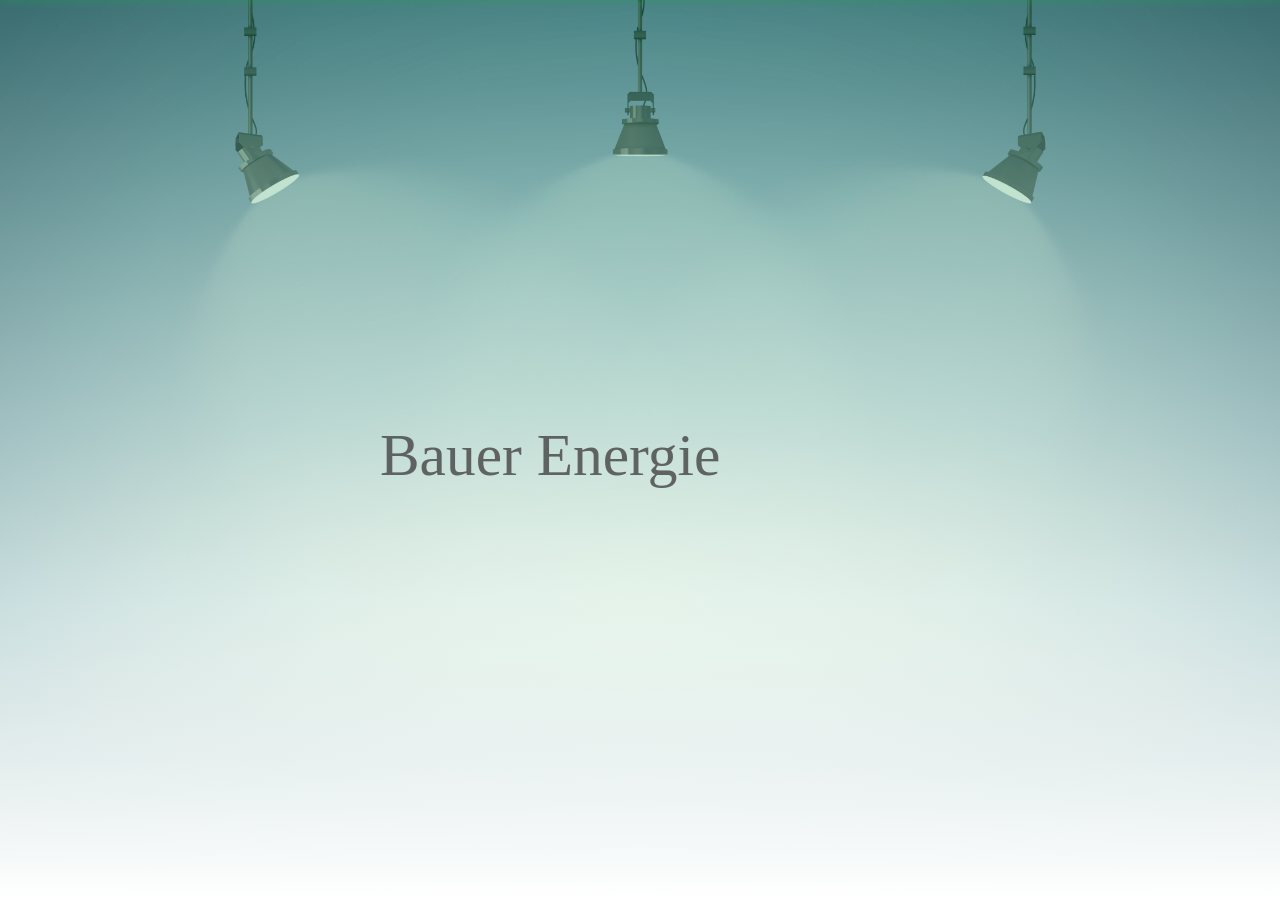
<file: index.html>
<!DOCTYPE html>
<html lang="en">
<head>
    <meta charset="utf-8">
    <meta name="viewport" content="width=device-width, initial-scale=1, shrink-to-fit=no">
    <meta name="description" content="Start your development with Meyawo landing page.">
    <meta name="author" content="Devcrud">
    <title>Bauer Energie</title>
    <!-- font icons -->
    <link rel="stylesheet" href="/assets/vendors/themify-icons/css/themify-icons.css">
    <!-- Bootstrap + Meyawo main styles -->
    <link rel="stylesheet" href="/assets/css/meyawo.css">
</head>
<body data-spy="scroll" data-target=".navbar" data-offset="40" id="home">


<!-- page header -->
<header id="home" class="header">
    <div class="overlay"></div>
    <div class="header-content container">
        <h1 class="header-title">
            <span class="up">Bauer Energie</span>
        </h1>
    </div>
</header><!-- end of page header -->

<!-- core  -->
<script src="/assets/vendors/jquery/jquery-3.4.1.js"></script>
<script src="/assets/vendors/bootstrap/bootstrap.bundle.js"></script>

<!-- bootstrap 3 affix -->
<script src="/assets/vendors/bootstrap/bootstrap.affix.js"></script>

<!-- Meyawo js -->
<script src="/assets/js/meyawo.js"></script>

</body>
</html>
</file>
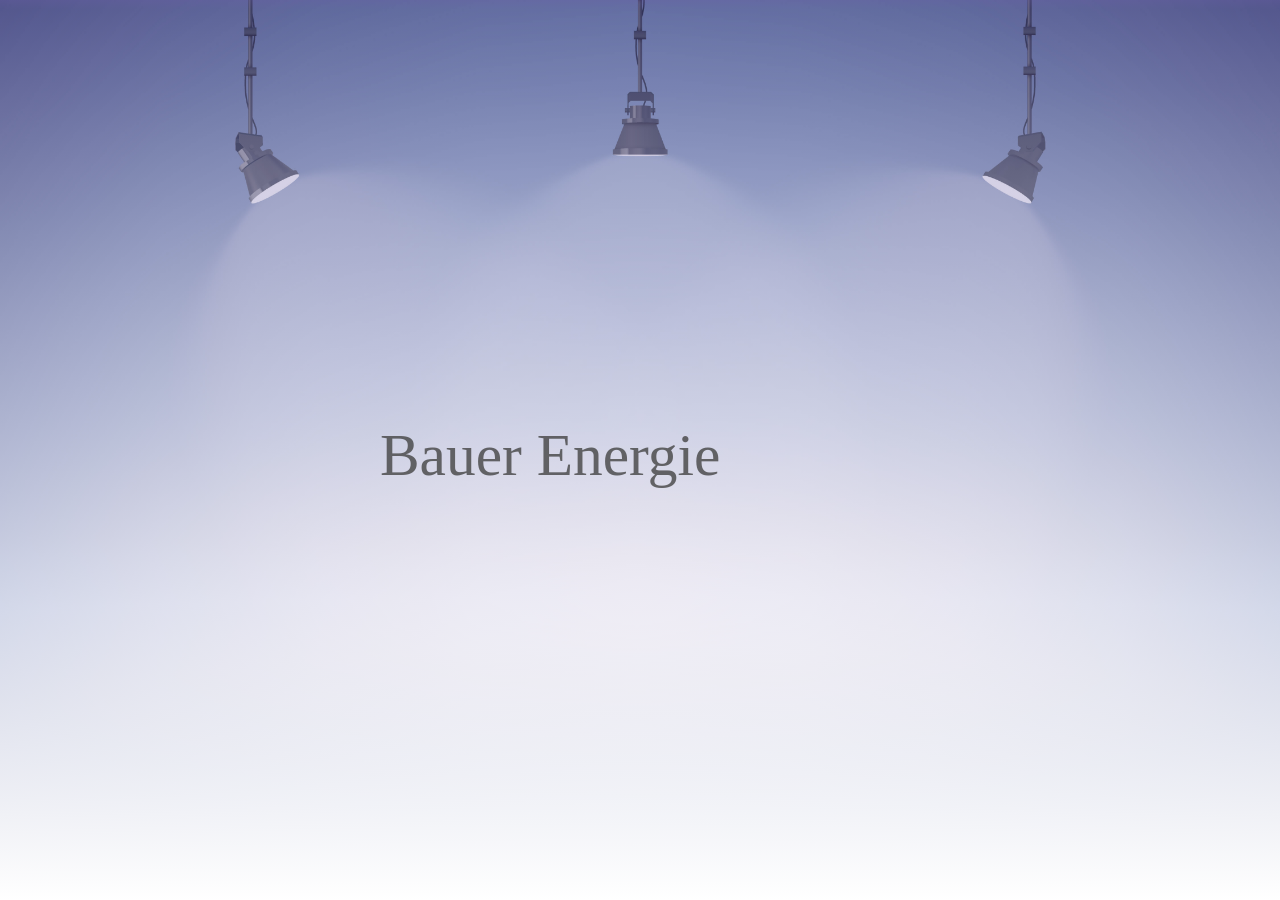
<file: public_html/index.html>
<!DOCTYPE html>
<html lang="en">
<head>
	<meta charset="utf-8">
    <meta name="viewport" content="width=device-width, initial-scale=1, shrink-to-fit=no">
    <meta name="description" content="Start your development with Meyawo landing page.">
    <meta name="author" content="Devcrud">
    <title>Bauer Energie</title>
    <!-- font icons -->
    <link rel="stylesheet" href="assets/vendors/themify-icons/css/themify-icons.css">
    <!-- Bootstrap + Meyawo main styles -->
	<link rel="stylesheet" href="assets/css/meyawo.css">
</head>
<body data-spy="scroll" data-target=".navbar" data-offset="40" id="home">


    <!-- page header -->
    <header id="home" class="header">
        <div class="overlay"></div>
        <div class="header-content container">
            <h1 class="header-title">
                <span class="up">Bauer Energie</span>
            </h1>
        </div>              
    </header><!-- end of page header -->
	
	<!-- core  -->
    <script src="assets/vendors/jquery/jquery-3.4.1.js"></script>
    <script src="assets/vendors/bootstrap/bootstrap.bundle.js"></script>

    <!-- bootstrap 3 affix -->
	<script src="assets/vendors/bootstrap/bootstrap.affix.js"></script>

    <!-- Meyawo js -->
    <script src="assets/js/meyawo.js"></script>

</body>
</html>
</file>
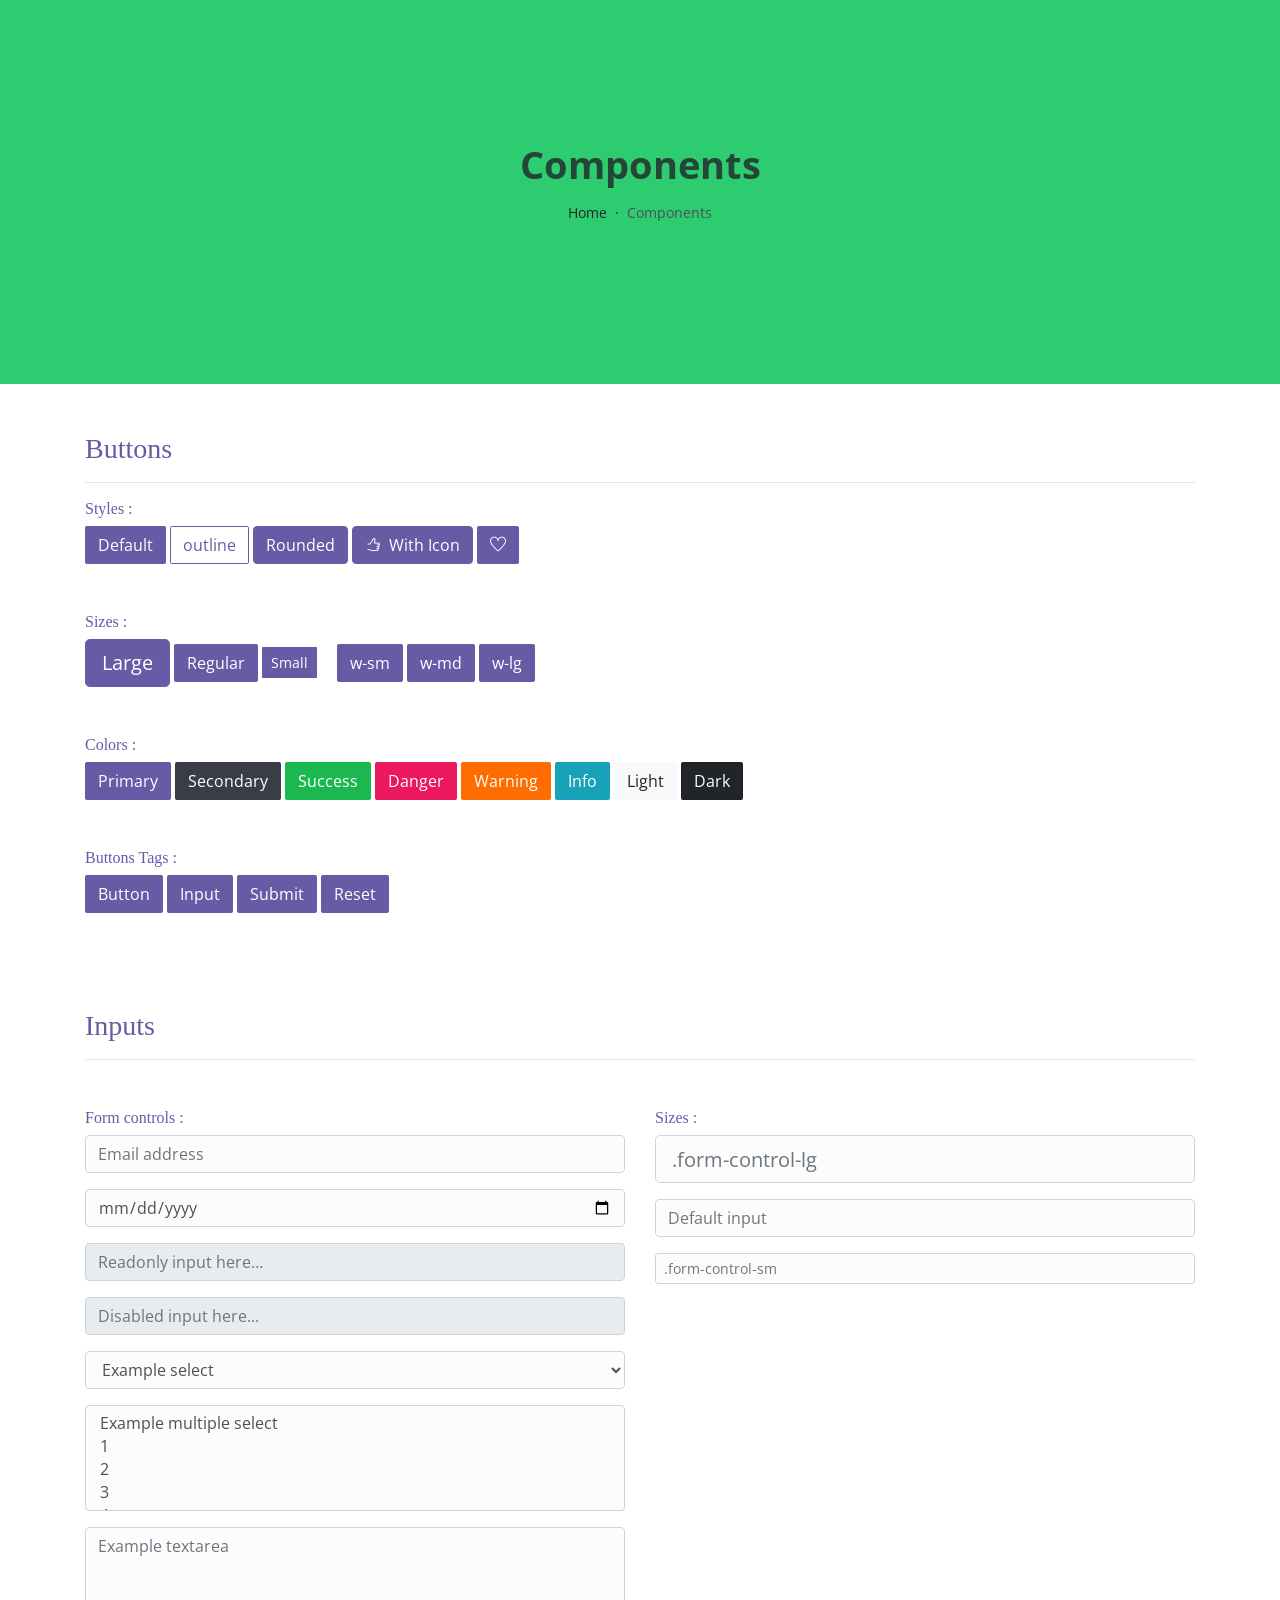
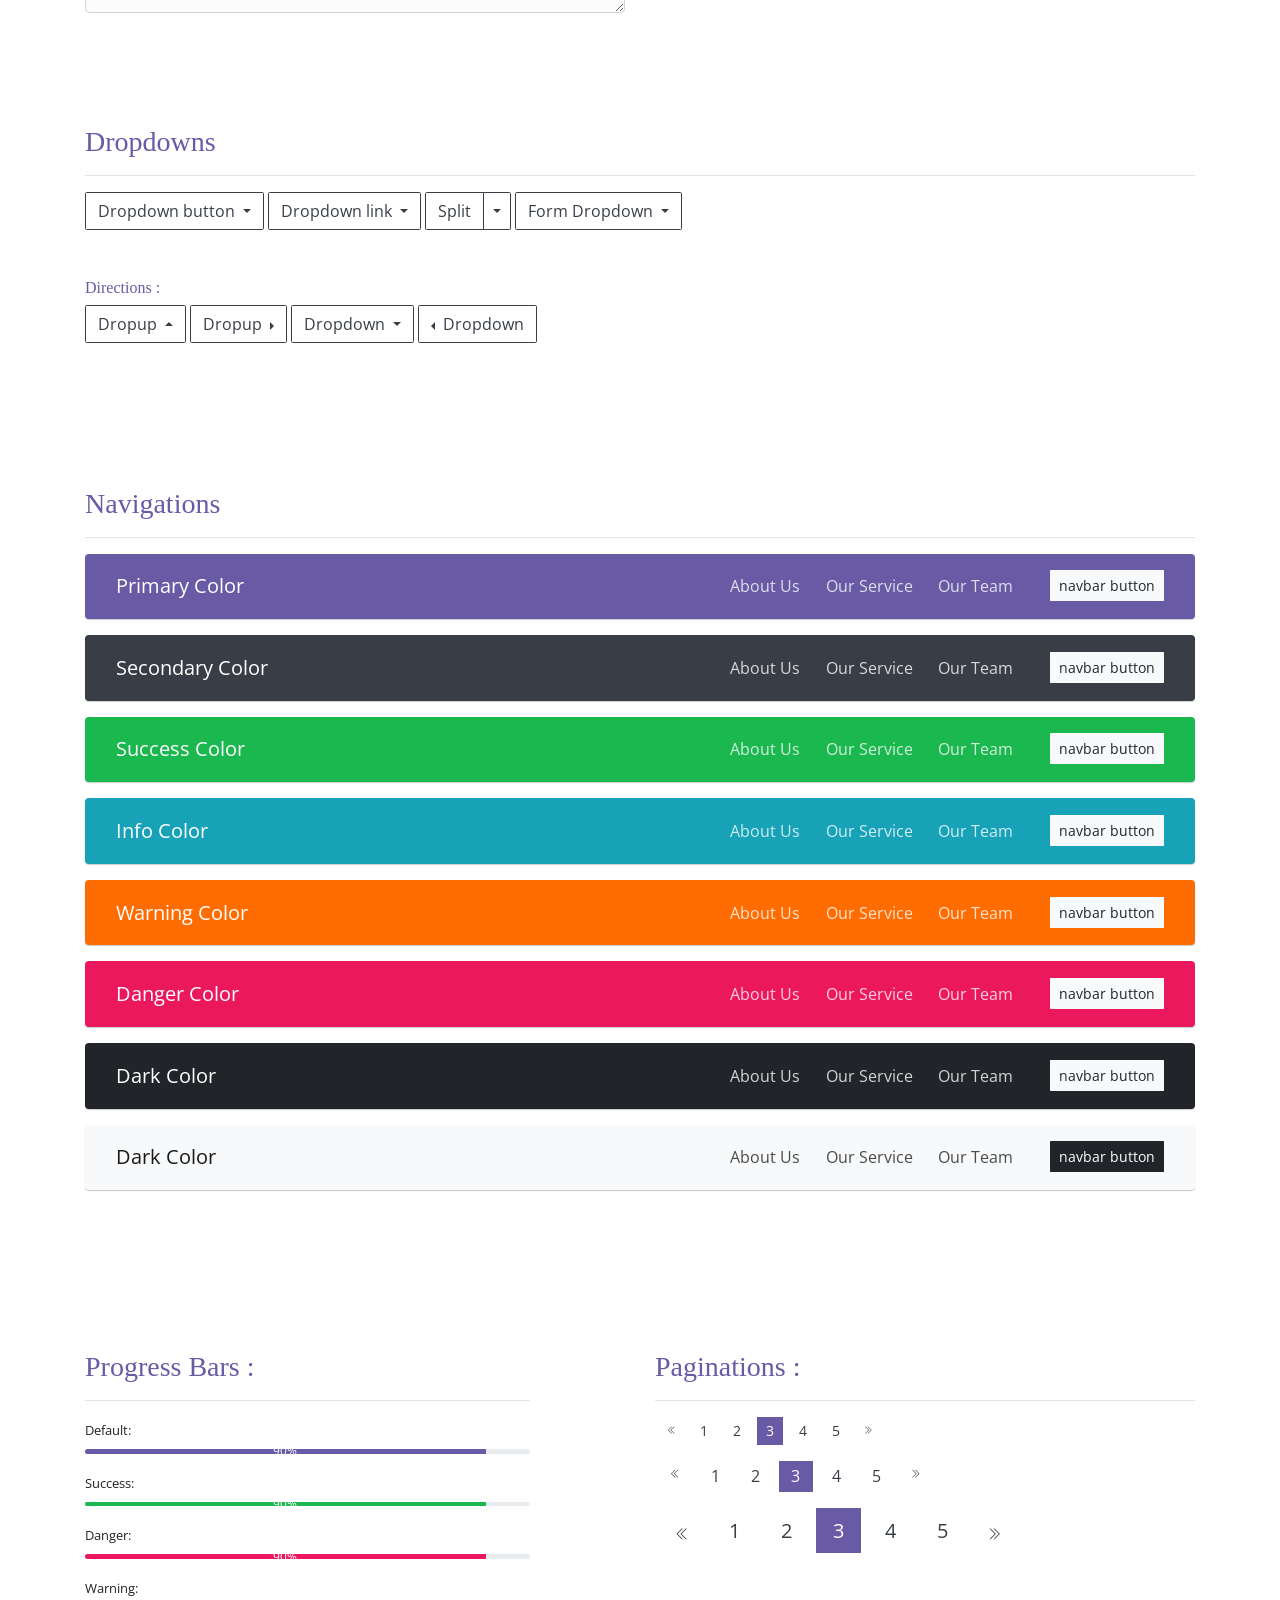
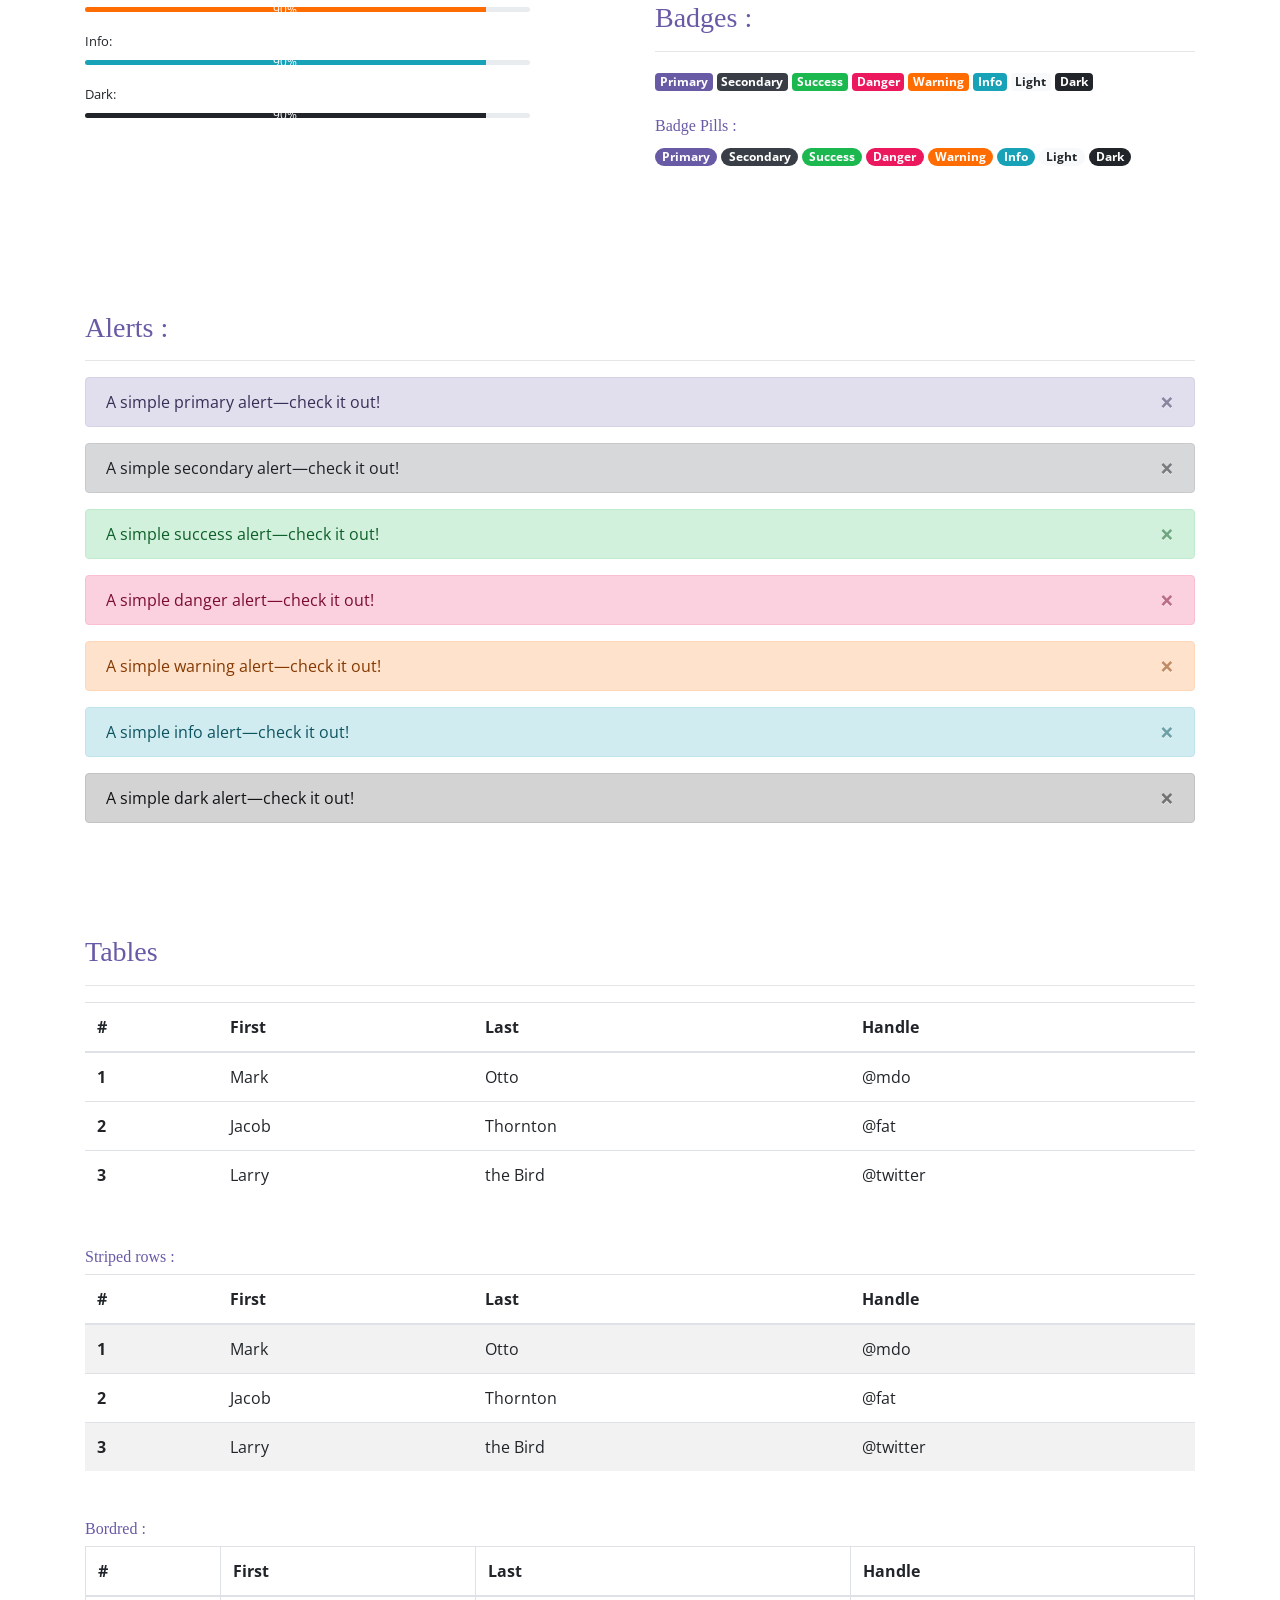
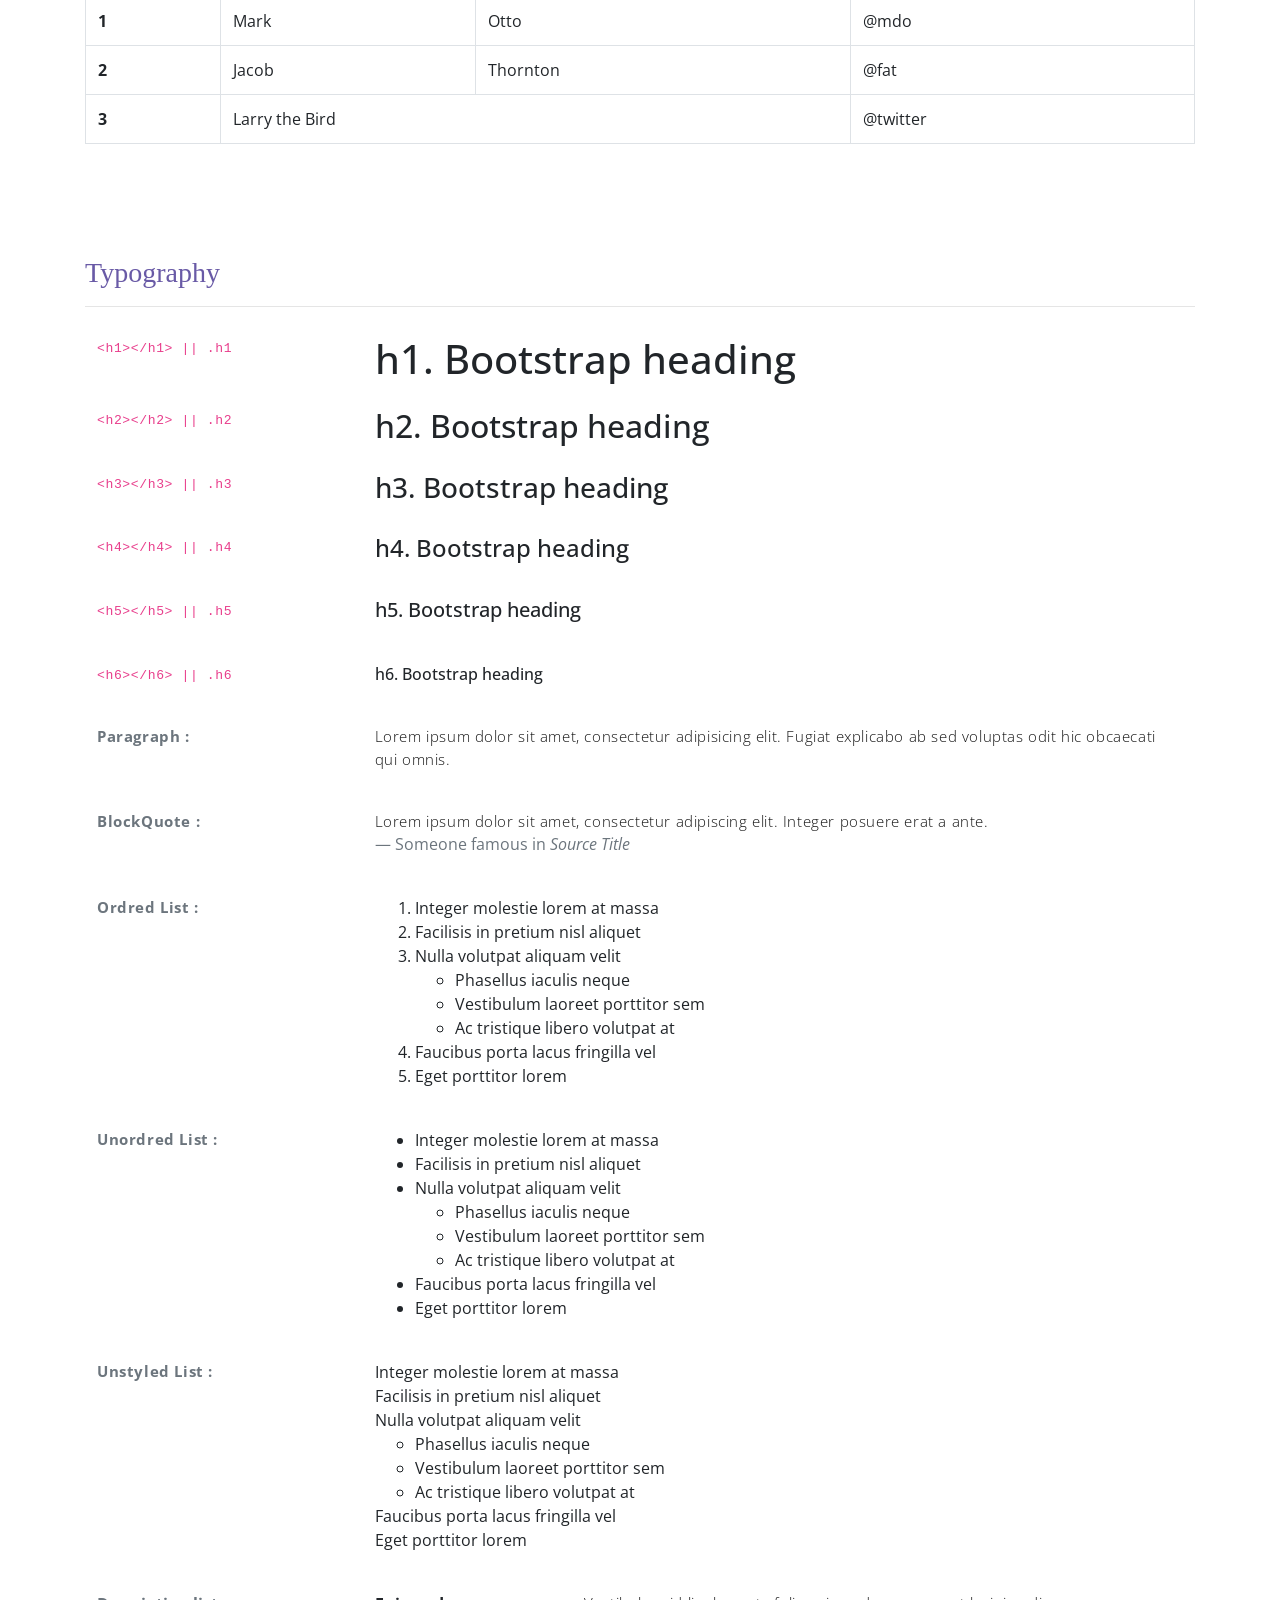
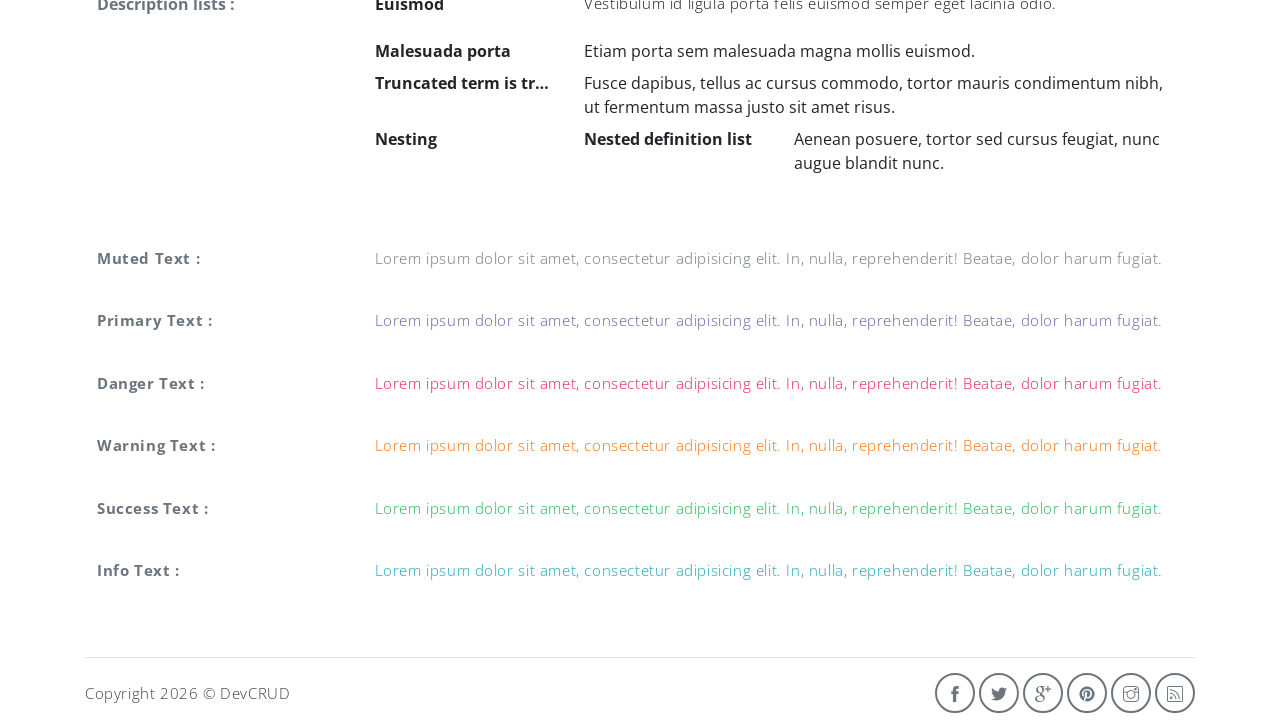
<file: components.html>
<!DOCTYPE html>
<html lang="en">
<head>
   <meta charset="utf-8">
   <meta name="viewport" content="width=device-width, initial-scale=1, shrink-to-fit=no">
   <meta name="description" content="Start your development with Meyawo landing page.">
   <meta name="author" content="Devcrud">
   <title>Meyawo Landing page | Components</title>
   <!-- font icons -->
   <link rel="stylesheet" href="assets/vendors/themify-icons/css/themify-icons.css">
   <!-- Bootstrap + Steller  -->
   <link rel="stylesheet" href="assets/css/meyawo.css">
</head>
<body>

   <!-- Page Header -->
   <header class="header header-mini"> 
      <div class="header-title">Components</div> 
      <nav aria-label="breadcrumb">
         <ol class="breadcrumb">
            <li class="breadcrumb-item"><a href="/">Home</a></li>
            <li class="breadcrumb-item active" aria-current="page">Components</li>
         </ol>
      </nav>
   </header> <!-- End Of Page Header -->

   <!-- main content -->
   <div class="container">

      <!-- Buttons -->
      <h3 class="mt-5">Buttons</h3>
      <hr>
      <h6 class="section-secondary-title">Styles :</h6>
      <button class="btn btn-primary">Default</button>
      <button class="btn btn-outline-primary">outline</button>
      <button class="btn btn-primary rounded">Rounded</button>
      <button class="btn btn-primary rounded"><i class="ti-thumb-up pr-1"></i> With Icon</button>
      <button class="btn btn-primary circle"><i class="ti-heart"></i></button>

      <h6 class="section-secondary-title mt-5">Sizes :</h6>
      <button class="btn btn-primary btn-lg">Large</button>
      <button class="btn btn-primary ">Regular</button>
      <button class="btn btn-primary btn-sm">Small</button>
      <button class="btn btn-primary w-sm ml-3">w-sm</button>
      <button class="btn btn-primary w-md">w-md</button>
      <button class="btn btn-primary w-lg">w-lg</button>

      <h6 class="section-secondary-title mt-5">Colors :</h6>          
      <button type="button" class="btn btn-primary">Primary</button>
      <button type="button" class="btn btn-secondary">Secondary</button>
      <button type="button" class="btn btn-success">Success</button>
      <button type="button" class="btn btn-danger">Danger</button>
      <button type="button" class="btn btn-warning">Warning</button>
      <button type="button" class="btn btn-info">Info</button>
      <button type="button" class="btn btn-light">Light</button>
      <button type="button" class="btn btn-dark">Dark</button>

      <h6 class="section-secondary-title mt-5">Buttons Tags :</h6>
      <button class="btn btn-primary" type="submit">Button</button>
      <input class="btn btn-primary" type="button" value="Input">
      <input class="btn btn-primary" type="submit" value="Submit">
      <input class="btn btn-primary" type="reset" value="Reset">
      
      <!-- devider -->
      <div class="py-5"></div>

      <!-- Inputs -->
      <h3>Inputs</h3>
      <hr>
      <div class="row mt-5">
         <div class="col-md-6">
            <h6 class="section-secondary-title">Form controls :</h6>        
            <div class="form-group">
               <input type="email" class="form-control" id="exampleFormControlInput1" placeholder="Email address">
            </div>
            <div class="form-group">
               <input type="date" class="form-control" id="exampleFormControlInput1" placeholder="Date">
            </div>
            <div class="form-group">
               <input class="form-control" type="text" placeholder="Readonly input here…" readonly>
            </div>
            <div class="form-group">
               <input class="form-control" id="disabledInput" type="text" placeholder="Disabled input here..." disabled>
            </div>
            <div class="form-group">
               <select class="form-control" id="exampleFormControlSelect1">
                  <option>Example select</option>
                  <option>1</option>
                  <option>2</option>
                  <option>3</option>
                  <option>4</option>
                  <option>5</option>
               </select>
            </div>
            <div class="form-group">
               <select multiple class="form-control" id="exampleFormControlSelect2">
                  <option>Example multiple select</option>
                  <option>1</option>
                  <option>2</option>
                  <option>3</option>
                  <option>4</option>
                  <option>5</option>
               </select>
            </div>
            <div class="form-group">
               <textarea class="form-control" id="exampleFormControlTextarea1" rows="3" placeholder="Example textarea"></textarea>
            </div>
         </div>
         <div class="col-md-6">
            <h6 class="section-secondary-title">Sizes :</h6>    
            <div class="form-group">
               <input class="form-control form-control-lg" type="text" placeholder=".form-control-lg">             
            </div>
            <div class="form-group">
               <input class="form-control" type="text" placeholder="Default input">
            </div>
            <div class="form-group">
               <input class="form-control form-control-sm" type="text" placeholder=".form-control-sm"> 
            </div>
         </div>
      </div> <!-- end of inputs -->   

      <!-- devider -->
      <div class="py-5"></div>             

      <!-- Dropdowns -->
      <h3 class="components-section-title font-weight-normal">Dropdowns</h3>
      <hr>
      <div class="dropdown d-inline-block">
         <button class="btn btn-outline-secondary dropdown-toggle" type="button" id="dropdownMenuButton" data-toggle="dropdown" aria-haspopup="true" aria-expanded="false">
         Dropdown button
         </button>
         <div class="dropdown-menu" aria-labelledby="dropdownMenuButton">
         <a class="dropdown-item" href="#">Action</a>
         <a class="dropdown-item" href="#">Another action</a>
         <a class="dropdown-item" href="#">Something else here</a>
         </div>
      </div>
      <div class="dropdown d-inline-block">
         <a class="btn btn-outline-secondary dropdown-toggle" href="#" role="button" id="dropdownMenuLink" data-toggle="dropdown" aria-haspopup="true" aria-expanded="false">
            Dropdown link
         </a>
         <div class="dropdown-menu" aria-labelledby="dropdownMenuLink">
            <a class="dropdown-item" href="#">Action</a>
            <a class="dropdown-item" href="#">Another action</a>
            <a class="dropdown-item" href="#">Something else here</a>
         </div>
      </div>
      <div class="btn-group">
         <button type="button" class="btn btn-outline-secondary">Split</button>
         <button type="button" class="btn btn-outline-secondary dropdown-toggle dropdown-toggle-split" data-toggle="dropdown" aria-haspopup="true" aria-expanded="false">
         <span class="sr-only">Toggle Dropdown</span>
         </button>
         <div class="dropdown-menu">
            <a class="dropdown-item" href="#">Action</a>
            <a class="dropdown-item" href="#">Another action</a>
            <a class="dropdown-item" href="#">Something else here</a>
            <div class="dropdown-divider"></div>
            <a class="dropdown-item" href="#">Separated link</a>
         </div>
      </div>
      <div class="btn-group">
         <button class="btn btn-outline-secondary dropdown-toggle" type="button" id="dropdownMenuButton" data-toggle="dropdown" aria-haspopup="true" aria-expanded="false">
            Form Dropdown
         </button>
         <div class="dropdown-menu form">
            <form class="px-4 py-3">
               <div class="form-group">
                  <input type="email" class="form-control" id="exampleDropdownFormEmail1" placeholder="email@example.com">
               </div>
               <div class="form-group">
                  <input type="password" class="form-control" id="exampleDropdownFormPassword1" placeholder="Password">
               </div>
               <div class="form-check mb-3">
                  <input type="checkbox" class="form-check-input" id="dropdownCheck">
                  <label class="form-check-label" for="dropdownCheck">
                     Remember me
                  </label>
               </div>
               <button type="submit" class="btn btn-primary btn-block">Sign in</button>
            </form>
            <div class="dropdown-divider"></div>
            <a class="dropdown-item" href="#"><small>New around here? Sign up</small></a>
            <a class="dropdown-item" href="#"><small>Forgot password?</small></a>
         </div>
      </div>       
      <h6 class="section-secondary-title mt-5">Directions :</h6>  
      <div class="btn-group dropup">
         <button type="button" class="btn btn-outline-secondary dropdown-toggle" data-toggle="dropdown" aria-haspopup="true" aria-expanded="false">
            Dropup
         </button>
         <div class="dropdown-menu">
            <a class="dropdown-item" href="#">Action</a>
            <a class="dropdown-item" href="#">Another action</a>
            <a class="dropdown-item" href="#">Something else here</a>
            <div class="dropdown-divider"></div>
            <a class="dropdown-item" href="#">Separated link</a>
         </div>
      </div>
      <div class="btn-group dropright">
         <button type="button" class="btn btn-outline-secondary dropdown-toggle" data-toggle="dropdown" aria-haspopup="true" aria-expanded="false">
            Dropup
         </button>
         <div class="dropdown-menu">
            <a class="dropdown-item" href="#">Action</a>
            <a class="dropdown-item" href="#">Another action</a>
            <a class="dropdown-item" href="#">Something else here</a>
            <div class="dropdown-divider"></div>
            <a class="dropdown-item" href="#">Separated link</a>
         </div>
      </div>
      <div class="btn-group">
         <button type="button" class="btn btn-outline-secondary dropdown-toggle" data-toggle="dropdown" aria-haspopup="true" aria-expanded="false">
            Dropdown
         </button>
         <div class="dropdown-menu">
            <a class="dropdown-item" href="#">Action</a>
            <a class="dropdown-item" href="#">Another action</a>
            <a class="dropdown-item" href="#">Something else here</a>
            <div class="dropdown-divider"></div>
            <a class="dropdown-item" href="#">Separated link</a>
         </div>
      </div>
      <div class="btn-group dropleft">
         <button type="button" class="btn btn-outline-secondary dropdown-toggle" data-toggle="dropdown" aria-haspopup="true" aria-expanded="false">
            Dropdown
         </button>
         <div class="dropdown-menu">
            <a class="dropdown-item" href="#">Action</a>
            <a class="dropdown-item" href="#">Another action</a>
            <a class="dropdown-item" href="#">Something else here</a>
            <div class="dropdown-divider"></div>
            <a class="dropdown-item" href="#">Separated link</a>
         </div>
      </div> <!-- end of Dropdowns -->  

      <!-- devider -->
      <div class="py-5"></div>   

      <!-- navbars -->
      <h3 class="components-section-title font-weight-normal mt-5">Navigations</h3>
      <hr>
      <nav class="navbar navbar-expand-sm navbar-dark bg-primary rounded shadow mb-3">
         <div class="container">
            <a class="navbar-brand" href="#">Primary Color</a>
            <button class="navbar-toggler ml-auto" type="button" data-toggle="collapse" data-target="#navbarSupportedContent" aria-controls="navbarSupportedContent" aria-expanded="false" aria-label="Toggle navigation">
            <span class="navbar-toggler-icon"></span>
            </button>
            <div class="collapse navbar-collapse" id="navbarSupportedContent">
               <ul class="navbar-nav ml-auto"> 
                  <li class="nav-item">
                     <a class="nav-link" href="#about">About Us</a>
                  </li>
                  <li class="nav-item">
                     <a class="nav-link" href="#service">Our Service</a>
                  </li>
                  <li class="nav-item">
                     <a class="nav-link" href="#team">Our Team</a>
                  </li>
                  <li class="nav-item">
                     <a href="#book-table" class="ml-4 mt-1 btn btn-light btn-sm">navbar button</a>
                  </li>
               </ul>                       
            </div>
         </div>
      </nav>
      <nav class="navbar navbar-expand-sm navbar-dark bg-secondary rounded shadow mb-3">
         <div class="container">
            <a class="navbar-brand" href="#">Secondary Color</a>
            <button class="navbar-toggler ml-auto" type="button" data-toggle="collapse" data-target="#navbarSupportedContent" aria-controls="navbarSupportedContent" aria-expanded="false" aria-label="Toggle navigation">
            <span class="navbar-toggler-icon"></span>
            </button>
            <div class="collapse navbar-collapse" id="navbarSupportedContent">
               <ul class="navbar-nav ml-auto"> 
                  <li class="nav-item">
                     <a class="nav-link" href="#about">About Us</a>
                  </li>
                  <li class="nav-item">
                     <a class="nav-link" href="#service">Our Service</a>
                  </li>
                  <li class="nav-item">
                     <a class="nav-link" href="#team">Our Team</a>
                  </li>
                  <li class="nav-item">
                     <a href="#book-table" class="ml-4 mt-1 btn btn-light btn-sm">navbar button</a>
                  </li>
               </ul>                       
            </div>
         </div>
      </nav>
      <nav class="navbar navbar-expand-sm navbar-dark bg-success rounded shadow mb-3">
         <div class="container">
            <a class="navbar-brand" href="#">Success Color</a>
            <button class="navbar-toggler ml-auto" type="button" data-toggle="collapse" data-target="#navbarSupportedContent" aria-controls="navbarSupportedContent" aria-expanded="false" aria-label="Toggle navigation">
            <span class="navbar-toggler-icon"></span>
            </button>
            <div class="collapse navbar-collapse" id="navbarSupportedContent">
               <ul class="navbar-nav ml-auto"> 
                  <li class="nav-item">
                     <a class="nav-link" href="#about">About Us</a>
                  </li>
                  <li class="nav-item">
                     <a class="nav-link" href="#service">Our Service</a>
                  </li>
                  <li class="nav-item">
                     <a class="nav-link" href="#team">Our Team</a>
                  </li>
                  <li class="nav-item">
                     <a href="#book-table" class="ml-4 mt-1 btn btn-light btn-sm">navbar button</a>
                  </li>
               </ul>                       
            </div>
         </div>
      </nav>
      <nav class="navbar navbar-expand-sm navbar-dark bg-info rounded shadow mb-3">
         <div class="container">
            <a class="navbar-brand" href="#">Info Color</a>
            <button class="navbar-toggler ml-auto" type="button" data-toggle="collapse" data-target="#navbarSupportedContent" aria-controls="navbarSupportedContent" aria-expanded="false" aria-label="Toggle navigation">
            <span class="navbar-toggler-icon"></span>
            </button>
            <div class="collapse navbar-collapse" id="navbarSupportedContent">
               <ul class="navbar-nav ml-auto"> 
                  <li class="nav-item">
                     <a class="nav-link" href="#about">About Us</a>
                  </li>
                  <li class="nav-item">
                     <a class="nav-link" href="#service">Our Service</a>
                  </li>
                  <li class="nav-item">
                     <a class="nav-link" href="#team">Our Team</a>
                  </li>
                  <li class="nav-item">
                     <a href="#book-table" class="ml-4 mt-1 btn btn-light btn-sm">navbar button</a>
                  </li>
               </ul>                       
            </div>
         </div>
      </nav>
      <nav class="navbar navbar-expand-sm navbar-dark bg-warning rounded shadow mb-3">
         <div class="container">
            <a class="navbar-brand" href="#">Warning Color</a>
            <button class="navbar-toggler ml-auto" type="button" data-toggle="collapse" data-target="#navbarSupportedContent" aria-controls="navbarSupportedContent" aria-expanded="false" aria-label="Toggle navigation">
            <span class="navbar-toggler-icon"></span>
            </button>
            <div class="collapse navbar-collapse" id="navbarSupportedContent">
               <ul class="navbar-nav ml-auto"> 
                  <li class="nav-item">
                     <a class="nav-link" href="#about">About Us</a>
                  </li>
                  <li class="nav-item">
                     <a class="nav-link" href="#service">Our Service</a>
                  </li>
                  <li class="nav-item">
                     <a class="nav-link" href="#team">Our Team</a>
                  </li>
                  <li class="nav-item">
                     <a href="#book-table" class="ml-4 mt-1 btn btn-light btn-sm">navbar button</a>
                  </li>
               </ul>                       
            </div>
         </div>
      </nav>
      <nav class="navbar navbar-expand-sm navbar-dark bg-danger rounded shadow mb-3">
         <div class="container">
            <a class="navbar-brand" href="#">Danger Color</a>
            <button class="navbar-toggler ml-auto" type="button" data-toggle="collapse" data-target="#navbarSupportedContent" aria-controls="navbarSupportedContent" aria-expanded="false" aria-label="Toggle navigation">
            <span class="navbar-toggler-icon"></span>
            </button>
            <div class="collapse navbar-collapse" id="navbarSupportedContent">
               <ul class="navbar-nav ml-auto"> 
                  <li class="nav-item">
                     <a class="nav-link" href="#about">About Us</a>
                  </li>
                  <li class="nav-item">
                     <a class="nav-link" href="#service">Our Service</a>
                  </li>
                  <li class="nav-item">
                     <a class="nav-link" href="#team">Our Team</a>
                  </li>
                  <li class="nav-item">
                     <a href="#book-table" class="ml-4 mt-1 btn btn-light btn-sm">navbar button</a>
                  </li>
               </ul>                       
            </div>
         </div>
      </nav>
      <nav class="navbar navbar-expand-sm navbar-dark bg-dark rounded shadow mb-3">
         <div class="container">
            <a class="navbar-brand" href="#">Dark Color</a>
            <button class="navbar-toggler ml-auto" type="button" data-toggle="collapse" data-target="#navbarSupportedContent" aria-controls="navbarSupportedContent" aria-expanded="false" aria-label="Toggle navigation">
            <span class="navbar-toggler-icon"></span>
            </button>
            <div class="collapse navbar-collapse" id="navbarSupportedContent">
               <ul class="navbar-nav ml-auto"> 
                  <li class="nav-item">
                     <a class="nav-link" href="#about">About Us</a>
                  </li>
                  <li class="nav-item">
                     <a class="nav-link" href="#service">Our Service</a>
                  </li>
                  <li class="nav-item">
                     <a class="nav-link" href="#team">Our Team</a>
                  </li>
                  <li class="nav-item">
                     <a href="#book-table" class="ml-4 mt-1 btn btn-light btn-sm">navbar button</a>
                  </li>
               </ul>                       
            </div>
         </div>
      </nav>
      <nav class="navbar navbar-expand-sm navbar-light bg-light rounded shadow mb-3">
         <div class="container">
            <a class="navbar-brand" href="#">Dark Color</a>
            <button class="navbar-toggler ml-auto" type="button" data-toggle="collapse" data-target="#navbarSupportedContent" aria-controls="navbarSupportedContent" aria-expanded="false" aria-label="Toggle navigation">
            <span class="navbar-toggler-icon"></span>
            </button>
            <div class="collapse navbar-collapse" id="navbarSupportedContent">
               <ul class="navbar-nav ml-auto"> 
                  <li class="nav-item">
                     <a class="nav-link" href="#about">About Us</a>
                  </li>
                  <li class="nav-item">
                     <a class="nav-link" href="#service">Our Service</a>
                  </li>
                  <li class="nav-item">
                     <a class="nav-link" href="#team">Our Team</a>
                  </li>
                  <li class="nav-item">
                     <a href="#book-table" class="ml-4 mt-1 btn btn-dark btn-sm">navbar button</a>
                  </li>
               </ul>                       
            </div>
         </div>
      </nav>
      <!-- End of navbars -->

      <!-- devider -->
      <div class="py-5"></div>   
      
      <!-- progress bars -->
      <div class="row justify-content-between">
         <div class="col-md-5">
            <h3 class="components-section-title font-weight-normal mt-5">Progress Bars :</h3>
            <hr>
            <small>Default: </small>
            <div class="progress mt-2 mb-3">
               <div class="progress-bar" role="progressbar" style="width: 90%" aria-valuenow="25" aria-valuemin="0" aria-valuemax="100"><span>90%</span></div>
            </div>
            <small>Success:</small>
            <div class="progress mt-2 mb-3">
               <div class="progress-bar bg-success" role="progressbar" style="width: 90%" aria-valuenow="25" aria-valuemin="0" aria-valuemax="100"><span>90%</span></div>
            </div>
            <small>Danger:</small>
            <div class="progress mt-2 mb-3">
               <div class="progress-bar bg-danger" role="progressbar" style="width: 90%" aria-valuenow="25" aria-valuemin="0" aria-valuemax="100"><span>90%</span></div>
            </div>
            <small>Warning:</small>
            <div class="progress mt-2 mb-3">
               <div class="progress-bar bg-warning" role="progressbar" style="width: 90%" aria-valuenow="25" aria-valuemin="0" aria-valuemax="100"><span>90%</span></div>
            </div>
            <small>Info:</small>
            <div class="progress mt-2 mb-3">
               <div class="progress-bar bg-info" role="progressbar" style="width: 90%" aria-valuenow="25" aria-valuemin="0" aria-valuemax="100"><span>90%</span></div>
            </div>
            <small>Dark:</small>
            <div class="progress mt-2 mb-3">
               <div class="progress-bar bg-dark" role="progressbar" style="width: 90%" aria-valuenow="25" aria-valuemin="0" aria-valuemax="100"><span>90%</span></div>
            </div>
         </div>
         <div class="col-md-6">
            <h3 class="components-section-title font-weight-normal mt-5">Paginations :</h3>
            <hr>
            <nav aria-label="Page navigation example">
               <ul class="pagination pagination-sm">
                  <li class="page-item"><a class="page-link" href="#"><i class="ti-angle-double-left"></i></a></li>
                  <li class="page-item"><a class="page-link" href="#">1</a></li>
                  <li class="page-item"><a class="page-link" href="#">2</a></li>
                  <li class="page-item active"><a class="page-link" href="#">3</a></li>
                  <li class="page-item"><a class="page-link" href="#">4</a></li>
                  <li class="page-item"><a class="page-link" href="#">5</a></li>
                  <li class="page-item"><a class="page-link" href="#"><i class="ti-angle-double-right"></i></a></li>
               </ul>
            </nav>
            <nav aria-label="Page navigation example">
               <ul class="pagination">
               <li class="page-item"><a class="page-link" href="#"><i class="ti-angle-double-left"></i></a></li>
                  <li class="page-item"><a class="page-link" href="#">1</a></li>
                  <li class="page-item"><a class="page-link" href="#">2</a></li>
                  <li class="page-item active"><a class="page-link" href="#">3</a></li>
                  <li class="page-item"><a class="page-link" href="#">4</a></li>
                  <li class="page-item"><a class="page-link" href="#">5</a></li>
                  <li class="page-item"><a class="page-link" href="#"><i class="ti-angle-double-right"></i></a></li>
               </ul>
            </nav>
            <nav aria-label="Page navigation example">
               <ul class="pagination pagination-lg">
                  <li class="page-item"><a class="page-link" href="#"><i class="ti-angle-double-left"></i></a></li>
                  <li class="page-item"><a class="page-link" href="#">1</a></li>
                  <li class="page-item"><a class="page-link" href="#">2</a></li>
                  <li class="page-item active"><a class="page-link" href="#">3</a></li>
                  <li class="page-item"><a class="page-link" href="#">4</a></li>
                  <li class="page-item"><a class="page-link" href="#">5</a></li>
                  <li class="page-item"><a class="page-link" href="#"><i class="ti-angle-double-right"></i></a></li>
               </ul>
            </nav>

            <!-- Badges -->
            <h3 class="components-section-title font-weight-normal mt-5">Badges :</h3>
            <hr>
            <span class="badge badge-primary">Primary</span>
            <span class="badge badge-secondary">Secondary</span>
            <span class="badge badge-success">Success</span>
            <span class="badge badge-danger">Danger</span>
            <span class="badge badge-warning">Warning</span>
            <span class="badge badge-info">Info</span>
            <span class="badge badge-light">Light</span>
            <span class="badge badge-dark">Dark</span>
            <h6 class="section-secondary-title mt-4 mb-2">Badge Pills :</h6>
            <span class="badge badge-pill badge-primary">Primary</span>
            <span class="badge badge-pill badge-secondary">Secondary</span>
            <span class="badge badge-pill badge-success">Success</span>
            <span class="badge badge-pill badge-danger">Danger</span>
            <span class="badge badge-pill badge-warning">Warning</span>
            <span class="badge badge-pill badge-info">Info</span>
            <span class="badge badge-pill badge-light">Light</span>
            <span class="badge badge-pill badge-dark">Dark</span>
         </div>
      </div> <!-- End of Progress bars -->

      <!-- devider -->
      <div class="py-5"></div>  

      <!-- Alerts -->
      <h3 class="components-section-title font-weight-normal mt-5">Alerts :</h3>
      <hr>
      <div class="alert alert-primary alert-dismissible fade show" role="alert">
         A simple primary alert—check it out!
         <button type="button" class="close" data-dismiss="alert" aria-label="Close">
            <span aria-hidden="true">&times;</span>
         </button>
      </div>
      <div class="alert alert-secondary alert-dismissible fade show" role="alert">
         A simple secondary alert—check it out!
         <button type="button" class="close" data-dismiss="alert" aria-label="Close">
            <span aria-hidden="true">&times;</span>
         </button>
      </div>
      <div class="alert alert-success alert-dismissible fade show" role="alert">
         A simple success alert—check it out!
         <button type="button" class="close" data-dismiss="alert" aria-label="Close">
            <span aria-hidden="true">&times;</span>
         </button>
      </div>
      <div class="alert alert-danger alert-dismissible fade show" role="alert">
         A simple danger alert—check it out!
         <button type="button" class="close" data-dismiss="alert" aria-label="Close">
            <span aria-hidden="true">&times;</span>
         </button>
      </div>
      <div class="alert alert-warning alert-dismissible fade show" role="alert">
         A simple warning alert—check it out!
         <button type="button" class="close" data-dismiss="alert" aria-label="Close">
            <span aria-hidden="true">&times;</span>
         </button>
      </div>
      <div class="alert alert-info alert-dismissible fade show" role="alert">
         A simple info alert—check it out!
         <button type="button" class="close" data-dismiss="alert" aria-label="Close">
            <span aria-hidden="true">&times;</span>
         </button>
      </div>
      <div class="alert alert-dark alert-dismissible fade show" role="alert">
         A simple dark alert—check it out!
         <button type="button" class="close" data-dismiss="alert" aria-label="Close">
            <span aria-hidden="true">&times;</span>
         </button>
      </div>
      <!-- end of alerts -->

      <!-- devider -->
      <div class="py-5"></div> 
   
      <!-- tables -->
      <h3 class="components-section-title">Tables</h3>
      <hr>
      <table class="table">
         <thead>
            <tr>
               <th scope="col">#</th>
               <th scope="col">First</th>
               <th scope="col">Last</th>
               <th scope="col">Handle</th>
            </tr>
         </thead>
         <tbody>
            <tr>
               <th scope="row">1</th>
               <td>Mark</td>
               <td>Otto</td>
               <td>@mdo</td>
            </tr>
            <tr>
               <th scope="row">2</th>
               <td>Jacob</td>
               <td>Thornton</td>
               <td>@fat</td>
            </tr>
            <tr>
               <th scope="row">3</th>
               <td>Larry</td>
               <td>the Bird</td>
               <td>@twitter</td>
            </tr>
         </tbody>
      </table>

      <h6 class="section-secondary-title mt-5">Striped rows :</h6>
      <table class="table table-striped">
         <thead>
            <tr>
               <th scope="col">#</th>
               <th scope="col">First</th>
               <th scope="col">Last</th>
               <th scope="col">Handle</th>
            </tr>
         </thead>
         <tbody>
            <tr>
               <th scope="row">1</th>
               <td>Mark</td>
               <td>Otto</td>
               <td>@mdo</td>
            </tr>
            <tr>
               <th scope="row">2</th>
               <td>Jacob</td>
               <td>Thornton</td>
               <td>@fat</td>
            </tr>
            <tr>
               <th scope="row">3</th>
               <td>Larry</td>
               <td>the Bird</td>
               <td>@twitter</td>
            </tr>
         </tbody>
      </table>

      <h6 class="section-secondary-title mt-5">Bordred :</h6>
      <table class="table table-bordered">
         <thead>
            <tr>
               <th scope="col">#</th>
               <th scope="col">First</th>
               <th scope="col">Last</th>
               <th scope="col">Handle</th>
            </tr>
         </thead>
         <tbody>
            <tr>
               <th scope="row">1</th>
               <td>Mark</td>
               <td>Otto</td>
               <td>@mdo</td>
            </tr>
            <tr>
               <th scope="row">2</th>
               <td>Jacob</td>
               <td>Thornton</td>
               <td>@fat</td>
            </tr>
            <tr>
               <th scope="row">3</th>
               <td colspan="2">Larry the Bird</td>
               <td>@twitter</td>
            </tr>
         </tbody>
      </table>
      <!-- end of tables -->

      <!-- devider -->
      <div class="py-5"></div> 

      <!-- typography -->
      <h3 class="components-section-title">Typography</h3>
      <hr>
      <table class="table table-borderless v-align-center">
         <tbody>
            <tr>
               <td>
                  <p><code class="highlighter-rouge">&lt;h1&gt;&lt;/h1&gt; || .h1</code></p>
               </td>
               <td class="w-75"><span class="h1">h1. Bootstrap heading</span></td>
            </tr>
            <tr>
               <td>
                  <p><code class="highlighter-rouge">&lt;h2&gt;&lt;/h2&gt; || .h2</code></p>
               </td>
               <td><span class="h2">h2. Bootstrap heading</span></td>
            </tr>
            <tr>
               <td>
                  <p><code class="highlighter-rouge">&lt;h3&gt;&lt;/h3&gt; || .h3</code></p>
               </td>
               <td><span class="h3">h3. Bootstrap heading</span></td>
            </tr>
            <tr>
               <td>
                  <p><code class="highlighter-rouge">&lt;h4&gt;&lt;/h4&gt; || .h4</code></p>
               </td>
               <td><span class="h4">h4. Bootstrap heading</span></td>
            </tr>
            <tr>
               <td>
                  <p><code class="highlighter-rouge">&lt;h5&gt;&lt;/h5&gt; || .h5</code></p>
               </td>
               <td><span class="h5">h5. Bootstrap heading</span></td>
            </tr>
            <tr>
               <td>
                  <p><code class="highlighter-rouge">&lt;h6&gt;&lt;/h6&gt; || .h6</code></p>
               </td>
               <td><span class="h6">h6. Bootstrap heading</span></td>
            </tr>
            <tr>
               <td>
                  <p class="font-weight-bold text-muted">Paragraph :</p>
               </td>
               <td><p>Lorem ipsum dolor sit amet, consectetur adipisicing elit. Fugiat explicabo ab sed voluptas odit hic obcaecati qui omnis.</p></td>
            </tr>
            <tr>
               <td>
                  <p class="font-weight-bold text-muted">BlockQuote :</p>
               </td>
               <td>
                  <blockquote class="blockquote">
                     <p class="mb-0">Lorem ipsum dolor sit amet, consectetur adipiscing elit. Integer posuere erat a ante.</p>
                     <footer class="blockquote-footer">Someone famous in <cite title="Source Title">Source Title</cite></footer>
                  </blockquote>
               </td>
            </tr>

            <tr>
               <td><p class="font-weight-bold text-muted">Ordred List :</p></td>
               <td>
                  <ol>
                     <li>Integer molestie lorem at massa</li>
                     <li>Facilisis in pretium nisl aliquet</li>
                     <li>Nulla volutpat aliquam velit
                        <ul>
                           <li>Phasellus iaculis neque</li>
                           <li>Vestibulum laoreet porttitor sem</li>
                           <li>Ac tristique libero volutpat at</li>
                        </ul>
                     </li>
                     <li>Faucibus porta lacus fringilla vel</li>
                     <li>Eget porttitor lorem</li>
                  </ol>
               </td>
            </tr>
            <tr>
               <td><p class="font-weight-bold text-muted">Unordred List :</p></td>
               <td>
                  <ul >
                     <li>Integer molestie lorem at massa</li>
                     <li>Facilisis in pretium nisl aliquet</li>
                     <li>Nulla volutpat aliquam velit
                        <ul>
                           <li>Phasellus iaculis neque</li>
                           <li>Vestibulum laoreet porttitor sem</li>
                           <li>Ac tristique libero volutpat at</li>
                        </ul>
                     </li>
                     <li>Faucibus porta lacus fringilla vel</li>
                     <li>Eget porttitor lorem</li>
                  </ul>
               </td>
            </tr>
            <tr>
               <td><p class="font-weight-bold text-muted">Unstyled List :</p></td>
               <td>
                  <ul class="list-unstyled">
                     <li>Integer molestie lorem at massa</li>
                     <li>Facilisis in pretium nisl aliquet</li>
                     <li>Nulla volutpat aliquam velit
                        <ul>
                           <li>Phasellus iaculis neque</li>
                           <li>Vestibulum laoreet porttitor sem</li>
                           <li>Ac tristique libero volutpat at</li>
                        </ul>
                     </li>
                     <li>Faucibus porta lacus fringilla vel</li>
                     <li>Eget porttitor lorem</li>
                  </ul>
               </td>
            </tr>
            <tr>
               <td class="font-weight-bold text-muted">Description lists : </td>
               <td>
                  <dl class="row">
                     <dt class="col-sm-3">Euismod</dt>
                     <dd class="col-sm-9">
                        <p>Vestibulum id ligula porta felis euismod semper eget lacinia odio.</p>
                     </dd>

                     <dt class="col-sm-3">Malesuada porta</dt>
                     <dd class="col-sm-9">Etiam porta sem malesuada magna mollis euismod.</dd>

                     <dt class="col-sm-3 text-truncate">Truncated term is truncated</dt>
                     <dd class="col-sm-9">Fusce dapibus, tellus ac cursus commodo, tortor mauris condimentum nibh, ut fermentum massa justo sit amet risus.</dd>

                     <dt class="col-sm-3">Nesting</dt>
                     <dd class="col-sm-9">
                        <dl class="row">
                           <dt class="col-sm-4">Nested definition list</dt>
                           <dd class="col-sm-8">Aenean posuere, tortor sed cursus feugiat, nunc augue blandit nunc.</dd>
                        </dl>
                     </dd>
                  </dl>
               </td>
            </tr>
            <tr>
               <td>
                  <p class="font-weight-bold text-muted">Muted Text :</p>
               </td>
               <td>
                  <p class="text-muted">Lorem ipsum dolor sit amet, consectetur adipisicing elit. In, nulla, reprehenderit! Beatae, dolor harum fugiat.</p>
               </td>
            </tr>
            <tr>
               <td>
                  <p class="font-weight-bold text-muted">Primary Text :</p>
               </td>
               <td>
                  <p class="text-primary">Lorem ipsum dolor sit amet, consectetur adipisicing elit. In, nulla, reprehenderit! Beatae, dolor harum fugiat.</p>
               </td>
            </tr>
            <tr>
               <td>
                  <p class="font-weight-bold text-muted">Danger Text :</p>
               </td>
               <td>
                  <p class="text-danger">Lorem ipsum dolor sit amet, consectetur adipisicing elit. In, nulla, reprehenderit! Beatae, dolor harum fugiat.</p>
               </td>
            </tr>
            <tr>
               <td>
                  <p class="font-weight-bold text-muted">Warning Text :</p>
               </td>
               <td>
                  <p class="text-warning">Lorem ipsum dolor sit amet, consectetur adipisicing elit. In, nulla, reprehenderit! Beatae, dolor harum fugiat.</p>
               </td>
            </tr>
            <tr>
               <td>
                  <p class="font-weight-bold text-muted">Success Text :</p>
               </td>
               <td>
                  <p class="text-success">Lorem ipsum dolor sit amet, consectetur adipisicing elit. In, nulla, reprehenderit! Beatae, dolor harum fugiat.</p>
               </td>
            </tr>
            <tr>
               <td>
                  <p class="font-weight-bold text-muted">Info Text :</p>
               </td>
               <td>
                  <p class="text-info">Lorem ipsum dolor sit amet, consectetur adipisicing elit. In, nulla, reprehenderit! Beatae, dolor harum fugiat.</p>
               </td>
            </tr>
         </tbody>
      </table>
   </div>
   <!-- end of typography -->

   <!-- footer -->
    <div class="container mt-5">
        <footer class="footer">       
            <p class="mb-0">Copyright <script>document.write(new Date().getFullYear())</script> &copy; <a href="http://www.devcrud.com">DevCRUD</a></p>
            <div class="social-links text-right m-auto ml-sm-auto">
                <a href="javascript:void(0)" class="link"><i class="ti-facebook"></i></a>
                <a href="javascript:void(0)" class="link"><i class="ti-twitter-alt"></i></a>
                <a href="javascript:void(0)" class="link"><i class="ti-google"></i></a>
                <a href="javascript:void(0)" class="link"><i class="ti-pinterest-alt"></i></a>
                <a href="javascript:void(0)" class="link"><i class="ti-instagram"></i></a>
                <a href="javascript:void(0)" class="link"><i class="ti-rss"></i></a>
            </div>
        </footer>
    </div> <!-- end of page footer -->
   
   <!-- core  -->
   <script src="assets/vendors/jquery/jquery-3.4.1.js"></script>
   <script src="assets/vendors/bootstrap/bootstrap.bundle.js"></script>

</body>
</html>
</file>
<file: assets/vendors/themify-icons/css/themify-icons.css>
@font-face {
	font-family: 'themify';
	src:url("../fonts/themify.eot?-fvbane");
	src:url("../fonts/themify.eot?#iefix-fvbane") format("embedded-opentype"),
		url("../fonts/themify.woff?-fvbane") format("woff"),
		url("../fonts/themify.ttf?-fvbane") format("truetype"),
		url("../fonts/themify.svg?-fvbane#themify") format("svg");
	font-weight: normal;
	font-style: normal;
}

[class^="ti-"], [class*=" ti-"] {
	font-family: 'themify';
	speak: none;
	font-style: normal;
	font-weight: normal;
	font-variant: normal;
	text-transform: none;
	line-height: 1;

	/* Better Font Rendering =========== */
	-webkit-font-smoothing: antialiased;
	-moz-osx-font-smoothing: grayscale;
}

.ti-wand:before {
	content: "\e600";
}
.ti-volume:before {
	content: "\e601";
}
.ti-user:before {
	content: "\e602";
}
.ti-unlock:before {
	content: "\e603";
}
.ti-unlink:before {
	content: "\e604";
}
.ti-trash:before {
	content: "\e605";
}
.ti-thought:before {
	content: "\e606";
}
.ti-target:before {
	content: "\e607";
}
.ti-tag:before {
	content: "\e608";
}
.ti-tablet:before {
	content: "\e609";
}
.ti-star:before {
	content: "\e60a";
}
.ti-spray:before {
	content: "\e60b";
}
.ti-signal:before {
	content: "\e60c";
}
.ti-shopping-cart:before {
	content: "\e60d";
}
.ti-shopping-cart-full:before {
	content: "\e60e";
}
.ti-settings:before {
	content: "\e60f";
}
.ti-search:before {
	content: "\e610";
}
.ti-zoom-in:before {
	content: "\e611";
}
.ti-zoom-out:before {
	content: "\e612";
}
.ti-cut:before {
	content: "\e613";
}
.ti-ruler:before {
	content: "\e614";
}
.ti-ruler-pencil:before {
	content: "\e615";
}
.ti-ruler-alt:before {
	content: "\e616";
}
.ti-bookmark:before {
	content: "\e617";
}
.ti-bookmark-alt:before {
	content: "\e618";
}
.ti-reload:before {
	content: "\e619";
}
.ti-plus:before {
	content: "\e61a";
}
.ti-pin:before {
	content: "\e61b";
}
.ti-pencil:before {
	content: "\e61c";
}
.ti-pencil-alt:before {
	content: "\e61d";
}
.ti-paint-roller:before {
	content: "\e61e";
}
.ti-paint-bucket:before {
	content: "\e61f";
}
.ti-na:before {
	content: "\e620";
}
.ti-mobile:before {
	content: "\e621";
}
.ti-minus:before {
	content: "\e622";
}
.ti-medall:before {
	content: "\e623";
}
.ti-medall-alt:before {
	content: "\e624";
}
.ti-marker:before {
	content: "\e625";
}
.ti-marker-alt:before {
	content: "\e626";
}
.ti-arrow-up:before {
	content: "\e627";
}
.ti-arrow-right:before {
	content: "\e628";
}
.ti-arrow-left:before {
	content: "\e629";
}
.ti-arrow-down:before {
	content: "\e62a";
}
.ti-lock:before {
	content: "\e62b";
}
.ti-location-arrow:before {
	content: "\e62c";
}
.ti-link:before {
	content: "\e62d";
}
.ti-layout:before {
	content: "\e62e";
}
.ti-layers:before {
	content: "\e62f";
}
.ti-layers-alt:before {
	content: "\e630";
}
.ti-key:before {
	content: "\e631";
}
.ti-import:before {
	content: "\e632";
}
.ti-image:before {
	content: "\e633";
}
.ti-heart:before {
	content: "\e634";
}
.ti-heart-broken:before {
	content: "\e635";
}
.ti-hand-stop:before {
	content: "\e636";
}
.ti-hand-open:before {
	content: "\e637";
}
.ti-hand-drag:before {
	content: "\e638";
}
.ti-folder:before {
	content: "\e639";
}
.ti-flag:before {
	content: "\e63a";
}
.ti-flag-alt:before {
	content: "\e63b";
}
.ti-flag-alt-2:before {
	content: "\e63c";
}
.ti-eye:before {
	content: "\e63d";
}
.ti-export:before {
	content: "\e63e";
}
.ti-exchange-vertical:before {
	content: "\e63f";
}
.ti-desktop:before {
	content: "\e640";
}
.ti-cup:before {
	content: "\e641";
}
.ti-crown:before {
	content: "\e642";
}
.ti-comments:before {
	content: "\e643";
}
.ti-comment:before {
	content: "\e644";
}
.ti-comment-alt:before {
	content: "\e645";
}
.ti-close:before {
	content: "\e646";
}
.ti-clip:before {
	content: "\e647";
}
.ti-angle-up:before {
	content: "\e648";
}
.ti-angle-right:before {
	content: "\e649";
}
.ti-angle-left:before {
	content: "\e64a";
}
.ti-angle-down:before {
	content: "\e64b";
}
.ti-check:before {
	content: "\e64c";
}
.ti-check-box:before {
	content: "\e64d";
}
.ti-camera:before {
	content: "\e64e";
}
.ti-announcement:before {
	content: "\e64f";
}
.ti-brush:before {
	content: "\e650";
}
.ti-briefcase:before {
	content: "\e651";
}
.ti-bolt:before {
	content: "\e652";
}
.ti-bolt-alt:before {
	content: "\e653";
}
.ti-blackboard:before {
	content: "\e654";
}
.ti-bag:before {
	content: "\e655";
}
.ti-move:before {
	content: "\e656";
}
.ti-arrows-vertical:before {
	content: "\e657";
}
.ti-arrows-horizontal:before {
	content: "\e658";
}
.ti-fullscreen:before {
	content: "\e659";
}
.ti-arrow-top-right:before {
	content: "\e65a";
}
.ti-arrow-top-left:before {
	content: "\e65b";
}
.ti-arrow-circle-up:before {
	content: "\e65c";
}
.ti-arrow-circle-right:before {
	content: "\e65d";
}
.ti-arrow-circle-left:before {
	content: "\e65e";
}
.ti-arrow-circle-down:before {
	content: "\e65f";
}
.ti-angle-double-up:before {
	content: "\e660";
}
.ti-angle-double-right:before {
	content: "\e661";
}
.ti-angle-double-left:before {
	content: "\e662";
}
.ti-angle-double-down:before {
	content: "\e663";
}
.ti-zip:before {
	content: "\e664";
}
.ti-world:before {
	content: "\e665";
}
.ti-wheelchair:before {
	content: "\e666";
}
.ti-view-list:before {
	content: "\e667";
}
.ti-view-list-alt:before {
	content: "\e668";
}
.ti-view-grid:before {
	content: "\e669";
}
.ti-uppercase:before {
	content: "\e66a";
}
.ti-upload:before {
	content: "\e66b";
}
.ti-underline:before {
	content: "\e66c";
}
.ti-truck:before {
	content: "\e66d";
}
.ti-timer:before {
	content: "\e66e";
}
.ti-ticket:before {
	content: "\e66f";
}
.ti-thumb-up:before {
	content: "\e670";
}
.ti-thumb-down:before {
	content: "\e671";
}
.ti-text:before {
	content: "\e672";
}
.ti-stats-up:before {
	content: "\e673";
}
.ti-stats-down:before {
	content: "\e674";
}
.ti-split-v:before {
	content: "\e675";
}
.ti-split-h:before {
	content: "\e676";
}
.ti-smallcap:before {
	content: "\e677";
}
.ti-shine:before {
	content: "\e678";
}
.ti-shift-right:before {
	content: "\e679";
}
.ti-shift-left:before {
	content: "\e67a";
}
.ti-shield:before {
	content: "\e67b";
}
.ti-notepad:before {
	content: "\e67c";
}
.ti-server:before {
	content: "\e67d";
}
.ti-quote-right:before {
	content: "\e67e";
}
.ti-quote-left:before {
	content: "\e67f";
}
.ti-pulse:before {
	content: "\e680";
}
.ti-printer:before {
	content: "\e681";
}
.ti-power-off:before {
	content: "\e682";
}
.ti-plug:before {
	content: "\e683";
}
.ti-pie-chart:before {
	content: "\e684";
}
.ti-paragraph:before {
	content: "\e685";
}
.ti-panel:before {
	content: "\e686";
}
.ti-package:before {
	content: "\e687";
}
.ti-music:before {
	content: "\e688";
}
.ti-music-alt:before {
	content: "\e689";
}
.ti-mouse:before {
	content: "\e68a";
}
.ti-mouse-alt:before {
	content: "\e68b";
}
.ti-money:before {
	content: "\e68c";
}
.ti-microphone:before {
	content: "\e68d";
}
.ti-menu:before {
	content: "\e68e";
}
.ti-menu-alt:before {
	content: "\e68f";
}
.ti-map:before {
	content: "\e690";
}
.ti-map-alt:before {
	content: "\e691";
}
.ti-loop:before {
	content: "\e692";
}
.ti-location-pin:before {
	content: "\e693";
}
.ti-list:before {
	content: "\e694";
}
.ti-light-bulb:before {
	content: "\e695";
}
.ti-Italic:before {
	content: "\e696";
}
.ti-info:before {
	content: "\e697";
}
.ti-infinite:before {
	content: "\e698";
}
.ti-id-badge:before {
	content: "\e699";
}
.ti-hummer:before {
	content: "\e69a";
}
.ti-home:before {
	content: "\e69b";
}
.ti-help:before {
	content: "\e69c";
}
.ti-headphone:before {
	content: "\e69d";
}
.ti-harddrives:before {
	content: "\e69e";
}
.ti-harddrive:before {
	content: "\e69f";
}
.ti-gift:before {
	content: "\e6a0";
}
.ti-game:before {
	content: "\e6a1";
}
.ti-filter:before {
	content: "\e6a2";
}
.ti-files:before {
	content: "\e6a3";
}
.ti-file:before {
	content: "\e6a4";
}
.ti-eraser:before {
	content: "\e6a5";
}
.ti-envelope:before {
	content: "\e6a6";
}
.ti-download:before {
	content: "\e6a7";
}
.ti-direction:before {
	content: "\e6a8";
}
.ti-direction-alt:before {
	content: "\e6a9";
}
.ti-dashboard:before {
	content: "\e6aa";
}
.ti-control-stop:before {
	content: "\e6ab";
}
.ti-control-shuffle:before {
	content: "\e6ac";
}
.ti-control-play:before {
	content: "\e6ad";
}
.ti-control-pause:before {
	content: "\e6ae";
}
.ti-control-forward:before {
	content: "\e6af";
}
.ti-control-backward:before {
	content: "\e6b0";
}
.ti-cloud:before {
	content: "\e6b1";
}
.ti-cloud-up:before {
	content: "\e6b2";
}
.ti-cloud-down:before {
	content: "\e6b3";
}
.ti-clipboard:before {
	content: "\e6b4";
}
.ti-car:before {
	content: "\e6b5";
}
.ti-calendar:before {
	content: "\e6b6";
}
.ti-book:before {
	content: "\e6b7";
}
.ti-bell:before {
	content: "\e6b8";
}
.ti-basketball:before {
	content: "\e6b9";
}
.ti-bar-chart:before {
	content: "\e6ba";
}
.ti-bar-chart-alt:before {
	content: "\e6bb";
}
.ti-back-right:before {
	content: "\e6bc";
}
.ti-back-left:before {
	content: "\e6bd";
}
.ti-arrows-corner:before {
	content: "\e6be";
}
.ti-archive:before {
	content: "\e6bf";
}
.ti-anchor:before {
	content: "\e6c0";
}
.ti-align-right:before {
	content: "\e6c1";
}
.ti-align-left:before {
	content: "\e6c2";
}
.ti-align-justify:before {
	content: "\e6c3";
}
.ti-align-center:before {
	content: "\e6c4";
}
.ti-alert:before {
	content: "\e6c5";
}
.ti-alarm-clock:before {
	content: "\e6c6";
}
.ti-agenda:before {
	content: "\e6c7";
}
.ti-write:before {
	content: "\e6c8";
}
.ti-window:before {
	content: "\e6c9";
}
.ti-widgetized:before {
	content: "\e6ca";
}
.ti-widget:before {
	content: "\e6cb";
}
.ti-widget-alt:before {
	content: "\e6cc";
}
.ti-wallet:before {
	content: "\e6cd";
}
.ti-video-clapper:before {
	content: "\e6ce";
}
.ti-video-camera:before {
	content: "\e6cf";
}
.ti-vector:before {
	content: "\e6d0";
}
.ti-themify-logo:before {
	content: "\e6d1";
}
.ti-themify-favicon:before {
	content: "\e6d2";
}
.ti-themify-favicon-alt:before {
	content: "\e6d3";
}
.ti-support:before {
	content: "\e6d4";
}
.ti-stamp:before {
	content: "\e6d5";
}
.ti-split-v-alt:before {
	content: "\e6d6";
}
.ti-slice:before {
	content: "\e6d7";
}
.ti-shortcode:before {
	content: "\e6d8";
}
.ti-shift-right-alt:before {
	content: "\e6d9";
}
.ti-shift-left-alt:before {
	content: "\e6da";
}
.ti-ruler-alt-2:before {
	content: "\e6db";
}
.ti-receipt:before {
	content: "\e6dc";
}
.ti-pin2:before {
	content: "\e6dd";
}
.ti-pin-alt:before {
	content: "\e6de";
}
.ti-pencil-alt2:before {
	content: "\e6df";
}
.ti-palette:before {
	content: "\e6e0";
}
.ti-more:before {
	content: "\e6e1";
}
.ti-more-alt:before {
	content: "\e6e2";
}
.ti-microphone-alt:before {
	content: "\e6e3";
}
.ti-magnet:before {
	content: "\e6e4";
}
.ti-line-double:before {
	content: "\e6e5";
}
.ti-line-dotted:before {
	content: "\e6e6";
}
.ti-line-dashed:before {
	content: "\e6e7";
}
.ti-layout-width-full:before {
	content: "\e6e8";
}
.ti-layout-width-default:before {
	content: "\e6e9";
}
.ti-layout-width-default-alt:before {
	content: "\e6ea";
}
.ti-layout-tab:before {
	content: "\e6eb";
}
.ti-layout-tab-window:before {
	content: "\e6ec";
}
.ti-layout-tab-v:before {
	content: "\e6ed";
}
.ti-layout-tab-min:before {
	content: "\e6ee";
}
.ti-layout-slider:before {
	content: "\e6ef";
}
.ti-layout-slider-alt:before {
	content: "\e6f0";
}
.ti-layout-sidebar-right:before {
	content: "\e6f1";
}
.ti-layout-sidebar-none:before {
	content: "\e6f2";
}
.ti-layout-sidebar-left:before {
	content: "\e6f3";
}
.ti-layout-placeholder:before {
	content: "\e6f4";
}
.ti-layout-menu:before {
	content: "\e6f5";
}
.ti-layout-menu-v:before {
	content: "\e6f6";
}
.ti-layout-menu-separated:before {
	content: "\e6f7";
}
.ti-layout-menu-full:before {
	content: "\e6f8";
}
.ti-layout-media-right-alt:before {
	content: "\e6f9";
}
.ti-layout-media-right:before {
	content: "\e6fa";
}
.ti-layout-media-overlay:before {
	content: "\e6fb";
}
.ti-layout-media-overlay-alt:before {
	content: "\e6fc";
}
.ti-layout-media-overlay-alt-2:before {
	content: "\e6fd";
}
.ti-layout-media-left-alt:before {
	content: "\e6fe";
}
.ti-layout-media-left:before {
	content: "\e6ff";
}
.ti-layout-media-center-alt:before {
	content: "\e700";
}
.ti-layout-media-center:before {
	content: "\e701";
}
.ti-layout-list-thumb:before {
	content: "\e702";
}
.ti-layout-list-thumb-alt:before {
	content: "\e703";
}
.ti-layout-list-post:before {
	content: "\e704";
}
.ti-layout-list-large-image:before {
	content: "\e705";
}
.ti-layout-line-solid:before {
	content: "\e706";
}
.ti-layout-grid4:before {
	content: "\e707";
}
.ti-layout-grid3:before {
	content: "\e708";
}
.ti-layout-grid2:before {
	content: "\e709";
}
.ti-layout-grid2-thumb:before {
	content: "\e70a";
}
.ti-layout-cta-right:before {
	content: "\e70b";
}
.ti-layout-cta-left:before {
	content: "\e70c";
}
.ti-layout-cta-center:before {
	content: "\e70d";
}
.ti-layout-cta-btn-right:before {
	content: "\e70e";
}
.ti-layout-cta-btn-left:before {
	content: "\e70f";
}
.ti-layout-column4:before {
	content: "\e710";
}
.ti-layout-column3:before {
	content: "\e711";
}
.ti-layout-column2:before {
	content: "\e712";
}
.ti-layout-accordion-separated:before {
	content: "\e713";
}
.ti-layout-accordion-merged:before {
	content: "\e714";
}
.ti-layout-accordion-list:before {
	content: "\e715";
}
.ti-ink-pen:before {
	content: "\e716";
}
.ti-info-alt:before {
	content: "\e717";
}
.ti-help-alt:before {
	content: "\e718";
}
.ti-headphone-alt:before {
	content: "\e719";
}
.ti-hand-point-up:before {
	content: "\e71a";
}
.ti-hand-point-right:before {
	content: "\e71b";
}
.ti-hand-point-left:before {
	content: "\e71c";
}
.ti-hand-point-down:before {
	content: "\e71d";
}
.ti-gallery:before {
	content: "\e71e";
}
.ti-face-smile:before {
	content: "\e71f";
}
.ti-face-sad:before {
	content: "\e720";
}
.ti-credit-card:before {
	content: "\e721";
}
.ti-control-skip-forward:before {
	content: "\e722";
}
.ti-control-skip-backward:before {
	content: "\e723";
}
.ti-control-record:before {
	content: "\e724";
}
.ti-control-eject:before {
	content: "\e725";
}
.ti-comments-smiley:before {
	content: "\e726";
}
.ti-brush-alt:before {
	content: "\e727";
}
.ti-youtube:before {
	content: "\e728";
}
.ti-vimeo:before {
	content: "\e729";
}
.ti-twitter:before {
	content: "\e72a";
}
.ti-time:before {
	content: "\e72b";
}
.ti-tumblr:before {
	content: "\e72c";
}
.ti-skype:before {
	content: "\e72d";
}
.ti-share:before {
	content: "\e72e";
}
.ti-share-alt:before {
	content: "\e72f";
}
.ti-rocket:before {
	content: "\e730";
}
.ti-pinterest:before {
	content: "\e731";
}
.ti-new-window:before {
	content: "\e732";
}
.ti-microsoft:before {
	content: "\e733";
}
.ti-list-ol:before {
	content: "\e734";
}
.ti-linkedin:before {
	content: "\e735";
}
.ti-layout-sidebar-2:before {
	content: "\e736";
}
.ti-layout-grid4-alt:before {
	content: "\e737";
}
.ti-layout-grid3-alt:before {
	content: "\e738";
}
.ti-layout-grid2-alt:before {
	content: "\e739";
}
.ti-layout-column4-alt:before {
	content: "\e73a";
}
.ti-layout-column3-alt:before {
	content: "\e73b";
}
.ti-layout-column2-alt:before {
	content: "\e73c";
}
.ti-instagram:before {
	content: "\e73d";
}
.ti-google:before {
	content: "\e73e";
}
.ti-github:before {
	content: "\e73f";
}
.ti-flickr:before {
	content: "\e740";
}
.ti-facebook:before {
	content: "\e741";
}
.ti-dropbox:before {
	content: "\e742";
}
.ti-dribbble:before {
	content: "\e743";
}
.ti-apple:before {
	content: "\e744";
}
.ti-android:before {
	content: "\e745";
}
.ti-save:before {
	content: "\e746";
}
.ti-save-alt:before {
	content: "\e747";
}
.ti-yahoo:before {
	content: "\e748";
}
.ti-wordpress:before {
	content: "\e749";
}
.ti-vimeo-alt:before {
	content: "\e74a";
}
.ti-twitter-alt:before {
	content: "\e74b";
}
.ti-tumblr-alt:before {
	content: "\e74c";
}
.ti-trello:before {
	content: "\e74d";
}
.ti-stack-overflow:before {
	content: "\e74e";
}
.ti-soundcloud:before {
	content: "\e74f";
}
.ti-sharethis:before {
	content: "\e750";
}
.ti-sharethis-alt:before {
	content: "\e751";
}
.ti-reddit:before {
	content: "\e752";
}
.ti-pinterest-alt:before {
	content: "\e753";
}
.ti-microsoft-alt:before {
	content: "\e754";
}
.ti-linux:before {
	content: "\e755";
}
.ti-jsfiddle:before {
	content: "\e756";
}
.ti-joomla:before {
	content: "\e757";
}
.ti-html5:before {
	content: "\e758";
}
.ti-flickr-alt:before {
	content: "\e759";
}
.ti-email:before {
	content: "\e75a";
}
.ti-drupal:before {
	content: "\e75b";
}
.ti-dropbox-alt:before {
	content: "\e75c";
}
.ti-css3:before {
	content: "\e75d";
}
.ti-rss:before {
	content: "\e75e";
}
.ti-rss-alt:before {
	content: "\e75f";
}
</file>
<file: assets/css/meyawo.css>
@charset "UTF-8";
/*!
=========================================================
* Meyawo Landing page
=========================================================

* Copyright: 2019 DevCRUD (https://devcrud.com)
* Licensed: (https://devcrud.com/licenses)
* Coded by www.devcrud.com

=========================================================

* The above copyright notice and this permission notice shall be included in all copies or substantial portions of the Software.
*/
@import url("https://fonts.googleapis.com/css?family=Baloo+Paaji|Open+Sans:300,300i,400,400i,600,600i,700,700i");
:root {
  --blue: #1e549f;
  --indigo: #695aa6;
  --purple: #6f42c1;
  --pink: #e83e8c;
  --red: #ec185d;
  --orange: #ff6d02;
  --yellow: #ffc107;
  --green: #1bb74f;
  --teal: #20c997;
  --cyan: #17a2b8;
  --white: #fff;
  --gray: #6c757d;
  --gray-dark: #393e46;
  --primary: #695aa6;
  --secondary: #393e46;
  --success: #1bb74f;
  --info: #17a2b8;
  --warning: #ff6d02;
  --danger: #ec185d;
  --light: #f8f9fa;
  --dark: #212529;
  --breakpoint-xs: 0;
  --breakpoint-sm: 576px;
  --breakpoint-md: 768px;
  --breakpoint-lg: 992px;
  --breakpoint-xl: 1200px;
  --font-family-sans-serif: "Open Sans", sans-serif;
  --font-family-monospace: SFMono-Regular, Menlo, Monaco, Consolas, "Liberation Mono", "Courier New", monospace;
}

*,
*::before,
*::after {
  box-sizing: border-box;
}

html {
  font-family: sans-serif;
  line-height: 1.15;
  -webkit-text-size-adjust: 100%;
  -webkit-tap-highlight-color: rgba(0, 0, 0, 0);
}

article, aside, figcaption, figure, footer, header, hgroup, main, nav, section {
  display: block;
}

body {
  margin: 0;
  font-family: "Open Sans", sans-serif;
  font-size: 1rem;
  font-weight: 400;
  line-height: 1.5;
  color: #212529;
  text-align: left;
  background-color: #fff;
}

[tabindex="-1"]:focus {
  outline: 0 !important;
}

hr {
  box-sizing: content-box;
  height: 0;
  overflow: visible;
}

h1, h2, h3, h4, h5, h6 {
  margin-top: 0;
  margin-bottom: 0.5rem;
}

p {
  margin-top: 0;
  margin-bottom: 1rem;
}

abbr[title],
abbr[data-original-title] {
  text-decoration: underline;
  -webkit-text-decoration: underline dotted;
          text-decoration: underline dotted;
  cursor: help;
  border-bottom: 0;
  -webkit-text-decoration-skip-ink: none;
          text-decoration-skip-ink: none;
}

address {
  margin-bottom: 1rem;
  font-style: normal;
  line-height: inherit;
}

ol,
ul,
dl {
  margin-top: 0;
  margin-bottom: 1rem;
}

ol ol,
ul ul,
ol ul,
ul ol {
  margin-bottom: 0;
}

dt {
  font-weight: 700;
}

dd {
  margin-bottom: .5rem;
  margin-left: 0;
}

blockquote {
  margin: 0 0 1rem;
}

b,
strong {
  font-weight: bolder;
}

small {
  font-size: 80%;
}

sub,
sup {
  position: relative;
  font-size: 75%;
  line-height: 0;
  vertical-align: baseline;
}

sub {
  bottom: -.25em;
}

sup {
  top: -.5em;
}

a {
  color: #695aa6;
  text-decoration: none;
  background-color: transparent;
}

a:hover {
  color: #493f75;
  text-decoration: none;
}

a:not([href]):not([tabindex]) {
  color: inherit;
  text-decoration: none;
}

a:not([href]):not([tabindex]):hover, a:not([href]):not([tabindex]):focus {
  color: inherit;
  text-decoration: none;
}

a:not([href]):not([tabindex]):focus {
  outline: 0;
}

pre,
code,
kbd,
samp {
  font-family: SFMono-Regular, Menlo, Monaco, Consolas, "Liberation Mono", "Courier New", monospace;
  font-size: 1em;
}

pre {
  margin-top: 0;
  margin-bottom: 1rem;
  overflow: auto;
}

figure {
  margin: 0 0 1rem;
}

img {
  vertical-align: middle;
  border-style: none;
}

svg {
  overflow: hidden;
  vertical-align: middle;
}

table {
  border-collapse: collapse;
}

caption {
  padding-top: 0.75rem;
  padding-bottom: 0.75rem;
  color: #6c757d;
  text-align: left;
  caption-side: bottom;
}

th {
  text-align: inherit;
}

label {
  display: inline-block;
  margin-bottom: 0.5rem;
}

button {
  border-radius: 0;
}

button:focus {
  outline: 1px dotted;
  outline: 5px auto -webkit-focus-ring-color;
}

input,
button,
select,
optgroup,
textarea {
  margin: 0;
  font-family: inherit;
  font-size: inherit;
  line-height: inherit;
}

button,
input {
  overflow: visible;
}

button,
select {
  text-transform: none;
}

select {
  word-wrap: normal;
}

button,
[type="button"],
[type="reset"],
[type="submit"] {
  -webkit-appearance: button;
}

button:not(:disabled),
[type="button"]:not(:disabled),
[type="reset"]:not(:disabled),
[type="submit"]:not(:disabled) {
  cursor: pointer;
}

button::-moz-focus-inner,
[type="button"]::-moz-focus-inner,
[type="reset"]::-moz-focus-inner,
[type="submit"]::-moz-focus-inner {
  padding: 0;
  border-style: none;
}

input[type="radio"],
input[type="checkbox"] {
  box-sizing: border-box;
  padding: 0;
}

input[type="date"],
input[type="time"],
input[type="datetime-local"],
input[type="month"] {
  -webkit-appearance: listbox;
}

textarea {
  overflow: auto;
  resize: vertical;
}

fieldset {
  min-width: 0;
  padding: 0;
  margin: 0;
  border: 0;
}

legend {
  display: block;
  width: 100%;
  max-width: 100%;
  padding: 0;
  margin-bottom: .5rem;
  font-size: 1.5rem;
  line-height: inherit;
  color: inherit;
  white-space: normal;
}

progress {
  vertical-align: baseline;
}

[type="number"]::-webkit-inner-spin-button,
[type="number"]::-webkit-outer-spin-button {
  height: auto;
}

[type="search"] {
  outline-offset: -2px;
  -webkit-appearance: none;
}

[type="search"]::-webkit-search-decoration {
  -webkit-appearance: none;
}

::-webkit-file-upload-button {
  font: inherit;
  -webkit-appearance: button;
}

output {
  display: inline-block;
}

summary {
  display: list-item;
  cursor: pointer;
}

template {
  display: none;
}

[hidden] {
  display: none !important;
}

h1, h2, h3, h4, h5, h6,
.h1, .h2, .h3, .h4, .h5, .h6 {
  margin-bottom: 0.5rem;
  font-weight: 500;
  line-height: 1.2;
}

h1, .h1 {
  font-size: 2.5rem;
}

h2, .h2 {
  font-size: 2rem;
}

h3, .h3 {
  font-size: 1.75rem;
}

h4, .h4 {
  font-size: 1.5rem;
}

h5, .h5 {
  font-size: 1.25rem;
}

h6, .h6 {
  font-size: 1rem;
}

.lead {
  font-size: 1.25rem;
  font-weight: 300;
}

.display-1 {
  font-size: 6rem;
  font-weight: 300;
  line-height: 1.2;
}

.display-2 {
  font-size: 5.5rem;
  font-weight: 300;
  line-height: 1.2;
}

.display-3 {
  font-size: 4.5rem;
  font-weight: 300;
  line-height: 1.2;
}

.display-4 {
  font-size: 3.5rem;
  font-weight: 300;
  line-height: 1.2;
}

hr {
  margin-top: 1rem;
  margin-bottom: 1rem;
  border: 0;
  border-top: 1px solid rgba(0, 0, 0, 0.1);
}

small,
.small {
  font-size: 80%;
  font-weight: 400;
}

mark,
.mark {
  padding: 0.2em;
  background-color: #fcf8e3;
}

.list-unstyled {
  padding-left: 0;
  list-style: none;
}

.list-inline {
  padding-left: 0;
  list-style: none;
}

.list-inline-item {
  display: inline-block;
}

.list-inline-item:not(:last-child) {
  margin-right: 0.5rem;
}

.initialism {
  font-size: 90%;
  text-transform: uppercase;
}

.blockquote {
  margin-bottom: 1rem;
  font-size: 1.25rem;
}

.blockquote-footer {
  display: block;
  font-size: 80%;
  color: #6c757d;
}

.blockquote-footer::before {
  content: "\2014\00A0";
}

.img-fluid {
  max-width: 100%;
  height: auto;
}

.img-thumbnail {
  padding: 0.25rem;
  background-color: #fff;
  border: 1px solid #dee2e6;
  border-radius: 0.25rem;
  max-width: 100%;
  height: auto;
}

.figure {
  display: inline-block;
}

.figure-img {
  margin-bottom: 0.5rem;
  line-height: 1;
}

.figure-caption {
  font-size: 90%;
  color: #6c757d;
}

code {
  font-size: 87.5%;
  color: #e83e8c;
  word-break: break-word;
}

a > code {
  color: inherit;
}

kbd {
  padding: 0.2rem 0.4rem;
  font-size: 87.5%;
  color: #fff;
  background-color: #212529;
  border-radius: 0.2rem;
}

kbd kbd {
  padding: 0;
  font-size: 100%;
  font-weight: 700;
}

pre {
  display: block;
  font-size: 87.5%;
  color: #212529;
}

pre code {
  font-size: inherit;
  color: inherit;
  word-break: normal;
}

.pre-scrollable {
  max-height: 340px;
  overflow-y: scroll;
}

.container {
  width: 100%;
  padding-right: 15px;
  padding-left: 15px;
  margin-right: auto;
  margin-left: auto;
}

@media (min-width: 576px) {
  .container {
    max-width: 540px;
  }
}

@media (min-width: 768px) {
  .container {
    max-width: 720px;
  }
}

@media (min-width: 992px) {
  .container {
    max-width: 960px;
  }
}

@media (min-width: 1200px) {
  .container {
    max-width: 1140px;
  }
}

.container-fluid {
  width: 100%;
  padding-right: 15px;
  padding-left: 15px;
  margin-right: auto;
  margin-left: auto;
}

.row {
  display: -webkit-box;
  display: -webkit-flex;
  display: -ms-flexbox;
  display: flex;
  -webkit-flex-wrap: wrap;
      -ms-flex-wrap: wrap;
          flex-wrap: wrap;
  margin-right: -15px;
  margin-left: -15px;
}

.no-gutters {
  margin-right: 0;
  margin-left: 0;
}

.no-gutters > .col,
.no-gutters > [class*="col-"] {
  padding-right: 0;
  padding-left: 0;
}

.col-1, .col-2, .col-3, .col-4, .col-5, .col-6, .col-7, .col-8, .col-9, .col-10, .col-11, .col-12, .col,
.col-auto, .col-sm-1, .col-sm-2, .col-sm-3, .col-sm-4, .col-sm-5, .col-sm-6, .col-sm-7, .col-sm-8, .col-sm-9, .col-sm-10, .col-sm-11, .col-sm-12, .col-sm,
.col-sm-auto, .col-md-1, .col-md-2, .col-md-3, .col-md-4, .col-md-5, .col-md-6, .col-md-7, .col-md-8, .col-md-9, .col-md-10, .col-md-11, .col-md-12, .col-md,
.col-md-auto, .col-lg-1, .col-lg-2, .col-lg-3, .col-lg-4, .col-lg-5, .col-lg-6, .col-lg-7, .col-lg-8, .col-lg-9, .col-lg-10, .col-lg-11, .col-lg-12, .col-lg,
.col-lg-auto, .col-xl-1, .col-xl-2, .col-xl-3, .col-xl-4, .col-xl-5, .col-xl-6, .col-xl-7, .col-xl-8, .col-xl-9, .col-xl-10, .col-xl-11, .col-xl-12, .col-xl,
.col-xl-auto {
  position: relative;
  width: 100%;
  padding-right: 15px;
  padding-left: 15px;
}

.col {
  -webkit-flex-basis: 0;
      -ms-flex-preferred-size: 0;
          flex-basis: 0;
  -webkit-box-flex: 1;
  -webkit-flex-grow: 1;
      -ms-flex-positive: 1;
          flex-grow: 1;
  max-width: 100%;
}

.col-auto {
  -webkit-box-flex: 0;
  -webkit-flex: 0 0 auto;
      -ms-flex: 0 0 auto;
          flex: 0 0 auto;
  width: auto;
  max-width: 100%;
}

.col-1 {
  -webkit-box-flex: 0;
  -webkit-flex: 0 0 8.33333%;
      -ms-flex: 0 0 8.33333%;
          flex: 0 0 8.33333%;
  max-width: 8.33333%;
}

.col-2 {
  -webkit-box-flex: 0;
  -webkit-flex: 0 0 16.66667%;
      -ms-flex: 0 0 16.66667%;
          flex: 0 0 16.66667%;
  max-width: 16.66667%;
}

.col-3 {
  -webkit-box-flex: 0;
  -webkit-flex: 0 0 25%;
      -ms-flex: 0 0 25%;
          flex: 0 0 25%;
  max-width: 25%;
}

.col-4 {
  -webkit-box-flex: 0;
  -webkit-flex: 0 0 33.33333%;
      -ms-flex: 0 0 33.33333%;
          flex: 0 0 33.33333%;
  max-width: 33.33333%;
}

.col-5 {
  -webkit-box-flex: 0;
  -webkit-flex: 0 0 41.66667%;
      -ms-flex: 0 0 41.66667%;
          flex: 0 0 41.66667%;
  max-width: 41.66667%;
}

.col-6 {
  -webkit-box-flex: 0;
  -webkit-flex: 0 0 50%;
      -ms-flex: 0 0 50%;
          flex: 0 0 50%;
  max-width: 50%;
}

.col-7 {
  -webkit-box-flex: 0;
  -webkit-flex: 0 0 58.33333%;
      -ms-flex: 0 0 58.33333%;
          flex: 0 0 58.33333%;
  max-width: 58.33333%;
}

.col-8 {
  -webkit-box-flex: 0;
  -webkit-flex: 0 0 66.66667%;
      -ms-flex: 0 0 66.66667%;
          flex: 0 0 66.66667%;
  max-width: 66.66667%;
}

.col-9 {
  -webkit-box-flex: 0;
  -webkit-flex: 0 0 75%;
      -ms-flex: 0 0 75%;
          flex: 0 0 75%;
  max-width: 75%;
}

.col-10 {
  -webkit-box-flex: 0;
  -webkit-flex: 0 0 83.33333%;
      -ms-flex: 0 0 83.33333%;
          flex: 0 0 83.33333%;
  max-width: 83.33333%;
}

.col-11 {
  -webkit-box-flex: 0;
  -webkit-flex: 0 0 91.66667%;
      -ms-flex: 0 0 91.66667%;
          flex: 0 0 91.66667%;
  max-width: 91.66667%;
}

.col-12 {
  -webkit-box-flex: 0;
  -webkit-flex: 0 0 100%;
      -ms-flex: 0 0 100%;
          flex: 0 0 100%;
  max-width: 100%;
}

.order-first {
  -webkit-box-ordinal-group: 0;
  -webkit-order: -1;
      -ms-flex-order: -1;
          order: -1;
}

.order-last {
  -webkit-box-ordinal-group: 14;
  -webkit-order: 13;
      -ms-flex-order: 13;
          order: 13;
}

.order-0 {
  -webkit-box-ordinal-group: 1;
  -webkit-order: 0;
      -ms-flex-order: 0;
          order: 0;
}

.order-1 {
  -webkit-box-ordinal-group: 2;
  -webkit-order: 1;
      -ms-flex-order: 1;
          order: 1;
}

.order-2 {
  -webkit-box-ordinal-group: 3;
  -webkit-order: 2;
      -ms-flex-order: 2;
          order: 2;
}

.order-3 {
  -webkit-box-ordinal-group: 4;
  -webkit-order: 3;
      -ms-flex-order: 3;
          order: 3;
}

.order-4 {
  -webkit-box-ordinal-group: 5;
  -webkit-order: 4;
      -ms-flex-order: 4;
          order: 4;
}

.order-5 {
  -webkit-box-ordinal-group: 6;
  -webkit-order: 5;
      -ms-flex-order: 5;
          order: 5;
}

.order-6 {
  -webkit-box-ordinal-group: 7;
  -webkit-order: 6;
      -ms-flex-order: 6;
          order: 6;
}

.order-7 {
  -webkit-box-ordinal-group: 8;
  -webkit-order: 7;
      -ms-flex-order: 7;
          order: 7;
}

.order-8 {
  -webkit-box-ordinal-group: 9;
  -webkit-order: 8;
      -ms-flex-order: 8;
          order: 8;
}

.order-9 {
  -webkit-box-ordinal-group: 10;
  -webkit-order: 9;
      -ms-flex-order: 9;
          order: 9;
}

.order-10 {
  -webkit-box-ordinal-group: 11;
  -webkit-order: 10;
      -ms-flex-order: 10;
          order: 10;
}

.order-11 {
  -webkit-box-ordinal-group: 12;
  -webkit-order: 11;
      -ms-flex-order: 11;
          order: 11;
}

.order-12 {
  -webkit-box-ordinal-group: 13;
  -webkit-order: 12;
      -ms-flex-order: 12;
          order: 12;
}

.offset-1 {
  margin-left: 8.33333%;
}

.offset-2 {
  margin-left: 16.66667%;
}

.offset-3 {
  margin-left: 25%;
}

.offset-4 {
  margin-left: 33.33333%;
}

.offset-5 {
  margin-left: 41.66667%;
}

.offset-6 {
  margin-left: 50%;
}

.offset-7 {
  margin-left: 58.33333%;
}

.offset-8 {
  margin-left: 66.66667%;
}

.offset-9 {
  margin-left: 75%;
}

.offset-10 {
  margin-left: 83.33333%;
}

.offset-11 {
  margin-left: 91.66667%;
}

@media (min-width: 576px) {
  .col-sm {
    -webkit-flex-basis: 0;
        -ms-flex-preferred-size: 0;
            flex-basis: 0;
    -webkit-box-flex: 1;
    -webkit-flex-grow: 1;
        -ms-flex-positive: 1;
            flex-grow: 1;
    max-width: 100%;
  }
  .col-sm-auto {
    -webkit-box-flex: 0;
    -webkit-flex: 0 0 auto;
        -ms-flex: 0 0 auto;
            flex: 0 0 auto;
    width: auto;
    max-width: 100%;
  }
  .col-sm-1 {
    -webkit-box-flex: 0;
    -webkit-flex: 0 0 8.33333%;
        -ms-flex: 0 0 8.33333%;
            flex: 0 0 8.33333%;
    max-width: 8.33333%;
  }
  .col-sm-2 {
    -webkit-box-flex: 0;
    -webkit-flex: 0 0 16.66667%;
        -ms-flex: 0 0 16.66667%;
            flex: 0 0 16.66667%;
    max-width: 16.66667%;
  }
  .col-sm-3 {
    -webkit-box-flex: 0;
    -webkit-flex: 0 0 25%;
        -ms-flex: 0 0 25%;
            flex: 0 0 25%;
    max-width: 25%;
  }
  .col-sm-4 {
    -webkit-box-flex: 0;
    -webkit-flex: 0 0 33.33333%;
        -ms-flex: 0 0 33.33333%;
            flex: 0 0 33.33333%;
    max-width: 33.33333%;
  }
  .col-sm-5 {
    -webkit-box-flex: 0;
    -webkit-flex: 0 0 41.66667%;
        -ms-flex: 0 0 41.66667%;
            flex: 0 0 41.66667%;
    max-width: 41.66667%;
  }
  .col-sm-6 {
    -webkit-box-flex: 0;
    -webkit-flex: 0 0 50%;
        -ms-flex: 0 0 50%;
            flex: 0 0 50%;
    max-width: 50%;
  }
  .col-sm-7 {
    -webkit-box-flex: 0;
    -webkit-flex: 0 0 58.33333%;
        -ms-flex: 0 0 58.33333%;
            flex: 0 0 58.33333%;
    max-width: 58.33333%;
  }
  .col-sm-8 {
    -webkit-box-flex: 0;
    -webkit-flex: 0 0 66.66667%;
        -ms-flex: 0 0 66.66667%;
            flex: 0 0 66.66667%;
    max-width: 66.66667%;
  }
  .col-sm-9 {
    -webkit-box-flex: 0;
    -webkit-flex: 0 0 75%;
        -ms-flex: 0 0 75%;
            flex: 0 0 75%;
    max-width: 75%;
  }
  .col-sm-10 {
    -webkit-box-flex: 0;
    -webkit-flex: 0 0 83.33333%;
        -ms-flex: 0 0 83.33333%;
            flex: 0 0 83.33333%;
    max-width: 83.33333%;
  }
  .col-sm-11 {
    -webkit-box-flex: 0;
    -webkit-flex: 0 0 91.66667%;
        -ms-flex: 0 0 91.66667%;
            flex: 0 0 91.66667%;
    max-width: 91.66667%;
  }
  .col-sm-12 {
    -webkit-box-flex: 0;
    -webkit-flex: 0 0 100%;
        -ms-flex: 0 0 100%;
            flex: 0 0 100%;
    max-width: 100%;
  }
  .order-sm-first {
    -webkit-box-ordinal-group: 0;
    -webkit-order: -1;
        -ms-flex-order: -1;
            order: -1;
  }
  .order-sm-last {
    -webkit-box-ordinal-group: 14;
    -webkit-order: 13;
        -ms-flex-order: 13;
            order: 13;
  }
  .order-sm-0 {
    -webkit-box-ordinal-group: 1;
    -webkit-order: 0;
        -ms-flex-order: 0;
            order: 0;
  }
  .order-sm-1 {
    -webkit-box-ordinal-group: 2;
    -webkit-order: 1;
        -ms-flex-order: 1;
            order: 1;
  }
  .order-sm-2 {
    -webkit-box-ordinal-group: 3;
    -webkit-order: 2;
        -ms-flex-order: 2;
            order: 2;
  }
  .order-sm-3 {
    -webkit-box-ordinal-group: 4;
    -webkit-order: 3;
        -ms-flex-order: 3;
            order: 3;
  }
  .order-sm-4 {
    -webkit-box-ordinal-group: 5;
    -webkit-order: 4;
        -ms-flex-order: 4;
            order: 4;
  }
  .order-sm-5 {
    -webkit-box-ordinal-group: 6;
    -webkit-order: 5;
        -ms-flex-order: 5;
            order: 5;
  }
  .order-sm-6 {
    -webkit-box-ordinal-group: 7;
    -webkit-order: 6;
        -ms-flex-order: 6;
            order: 6;
  }
  .order-sm-7 {
    -webkit-box-ordinal-group: 8;
    -webkit-order: 7;
        -ms-flex-order: 7;
            order: 7;
  }
  .order-sm-8 {
    -webkit-box-ordinal-group: 9;
    -webkit-order: 8;
        -ms-flex-order: 8;
            order: 8;
  }
  .order-sm-9 {
    -webkit-box-ordinal-group: 10;
    -webkit-order: 9;
        -ms-flex-order: 9;
            order: 9;
  }
  .order-sm-10 {
    -webkit-box-ordinal-group: 11;
    -webkit-order: 10;
        -ms-flex-order: 10;
            order: 10;
  }
  .order-sm-11 {
    -webkit-box-ordinal-group: 12;
    -webkit-order: 11;
        -ms-flex-order: 11;
            order: 11;
  }
  .order-sm-12 {
    -webkit-box-ordinal-group: 13;
    -webkit-order: 12;
        -ms-flex-order: 12;
            order: 12;
  }
  .offset-sm-0 {
    margin-left: 0;
  }
  .offset-sm-1 {
    margin-left: 8.33333%;
  }
  .offset-sm-2 {
    margin-left: 16.66667%;
  }
  .offset-sm-3 {
    margin-left: 25%;
  }
  .offset-sm-4 {
    margin-left: 33.33333%;
  }
  .offset-sm-5 {
    margin-left: 41.66667%;
  }
  .offset-sm-6 {
    margin-left: 50%;
  }
  .offset-sm-7 {
    margin-left: 58.33333%;
  }
  .offset-sm-8 {
    margin-left: 66.66667%;
  }
  .offset-sm-9 {
    margin-left: 75%;
  }
  .offset-sm-10 {
    margin-left: 83.33333%;
  }
  .offset-sm-11 {
    margin-left: 91.66667%;
  }
}

@media (min-width: 768px) {
  .col-md {
    -webkit-flex-basis: 0;
        -ms-flex-preferred-size: 0;
            flex-basis: 0;
    -webkit-box-flex: 1;
    -webkit-flex-grow: 1;
        -ms-flex-positive: 1;
            flex-grow: 1;
    max-width: 100%;
  }
  .col-md-auto {
    -webkit-box-flex: 0;
    -webkit-flex: 0 0 auto;
        -ms-flex: 0 0 auto;
            flex: 0 0 auto;
    width: auto;
    max-width: 100%;
  }
  .col-md-1 {
    -webkit-box-flex: 0;
    -webkit-flex: 0 0 8.33333%;
        -ms-flex: 0 0 8.33333%;
            flex: 0 0 8.33333%;
    max-width: 8.33333%;
  }
  .col-md-2 {
    -webkit-box-flex: 0;
    -webkit-flex: 0 0 16.66667%;
        -ms-flex: 0 0 16.66667%;
            flex: 0 0 16.66667%;
    max-width: 16.66667%;
  }
  .col-md-3 {
    -webkit-box-flex: 0;
    -webkit-flex: 0 0 25%;
        -ms-flex: 0 0 25%;
            flex: 0 0 25%;
    max-width: 25%;
  }
  .col-md-4 {
    -webkit-box-flex: 0;
    -webkit-flex: 0 0 33.33333%;
        -ms-flex: 0 0 33.33333%;
            flex: 0 0 33.33333%;
    max-width: 33.33333%;
  }
  .col-md-5 {
    -webkit-box-flex: 0;
    -webkit-flex: 0 0 41.66667%;
        -ms-flex: 0 0 41.66667%;
            flex: 0 0 41.66667%;
    max-width: 41.66667%;
  }
  .col-md-6 {
    -webkit-box-flex: 0;
    -webkit-flex: 0 0 50%;
        -ms-flex: 0 0 50%;
            flex: 0 0 50%;
    max-width: 50%;
  }
  .col-md-7 {
    -webkit-box-flex: 0;
    -webkit-flex: 0 0 58.33333%;
        -ms-flex: 0 0 58.33333%;
            flex: 0 0 58.33333%;
    max-width: 58.33333%;
  }
  .col-md-8 {
    -webkit-box-flex: 0;
    -webkit-flex: 0 0 66.66667%;
        -ms-flex: 0 0 66.66667%;
            flex: 0 0 66.66667%;
    max-width: 66.66667%;
  }
  .col-md-9 {
    -webkit-box-flex: 0;
    -webkit-flex: 0 0 75%;
        -ms-flex: 0 0 75%;
            flex: 0 0 75%;
    max-width: 75%;
  }
  .col-md-10 {
    -webkit-box-flex: 0;
    -webkit-flex: 0 0 83.33333%;
        -ms-flex: 0 0 83.33333%;
            flex: 0 0 83.33333%;
    max-width: 83.33333%;
  }
  .col-md-11 {
    -webkit-box-flex: 0;
    -webkit-flex: 0 0 91.66667%;
        -ms-flex: 0 0 91.66667%;
            flex: 0 0 91.66667%;
    max-width: 91.66667%;
  }
  .col-md-12 {
    -webkit-box-flex: 0;
    -webkit-flex: 0 0 100%;
        -ms-flex: 0 0 100%;
            flex: 0 0 100%;
    max-width: 100%;
  }
  .order-md-first {
    -webkit-box-ordinal-group: 0;
    -webkit-order: -1;
        -ms-flex-order: -1;
            order: -1;
  }
  .order-md-last {
    -webkit-box-ordinal-group: 14;
    -webkit-order: 13;
        -ms-flex-order: 13;
            order: 13;
  }
  .order-md-0 {
    -webkit-box-ordinal-group: 1;
    -webkit-order: 0;
        -ms-flex-order: 0;
            order: 0;
  }
  .order-md-1 {
    -webkit-box-ordinal-group: 2;
    -webkit-order: 1;
        -ms-flex-order: 1;
            order: 1;
  }
  .order-md-2 {
    -webkit-box-ordinal-group: 3;
    -webkit-order: 2;
        -ms-flex-order: 2;
            order: 2;
  }
  .order-md-3 {
    -webkit-box-ordinal-group: 4;
    -webkit-order: 3;
        -ms-flex-order: 3;
            order: 3;
  }
  .order-md-4 {
    -webkit-box-ordinal-group: 5;
    -webkit-order: 4;
        -ms-flex-order: 4;
            order: 4;
  }
  .order-md-5 {
    -webkit-box-ordinal-group: 6;
    -webkit-order: 5;
        -ms-flex-order: 5;
            order: 5;
  }
  .order-md-6 {
    -webkit-box-ordinal-group: 7;
    -webkit-order: 6;
        -ms-flex-order: 6;
            order: 6;
  }
  .order-md-7 {
    -webkit-box-ordinal-group: 8;
    -webkit-order: 7;
        -ms-flex-order: 7;
            order: 7;
  }
  .order-md-8 {
    -webkit-box-ordinal-group: 9;
    -webkit-order: 8;
        -ms-flex-order: 8;
            order: 8;
  }
  .order-md-9 {
    -webkit-box-ordinal-group: 10;
    -webkit-order: 9;
        -ms-flex-order: 9;
            order: 9;
  }
  .order-md-10 {
    -webkit-box-ordinal-group: 11;
    -webkit-order: 10;
        -ms-flex-order: 10;
            order: 10;
  }
  .order-md-11 {
    -webkit-box-ordinal-group: 12;
    -webkit-order: 11;
        -ms-flex-order: 11;
            order: 11;
  }
  .order-md-12 {
    -webkit-box-ordinal-group: 13;
    -webkit-order: 12;
        -ms-flex-order: 12;
            order: 12;
  }
  .offset-md-0 {
    margin-left: 0;
  }
  .offset-md-1 {
    margin-left: 8.33333%;
  }
  .offset-md-2 {
    margin-left: 16.66667%;
  }
  .offset-md-3 {
    margin-left: 25%;
  }
  .offset-md-4 {
    margin-left: 33.33333%;
  }
  .offset-md-5 {
    margin-left: 41.66667%;
  }
  .offset-md-6 {
    margin-left: 50%;
  }
  .offset-md-7 {
    margin-left: 58.33333%;
  }
  .offset-md-8 {
    margin-left: 66.66667%;
  }
  .offset-md-9 {
    margin-left: 75%;
  }
  .offset-md-10 {
    margin-left: 83.33333%;
  }
  .offset-md-11 {
    margin-left: 91.66667%;
  }
}

@media (min-width: 992px) {
  .col-lg {
    -webkit-flex-basis: 0;
        -ms-flex-preferred-size: 0;
            flex-basis: 0;
    -webkit-box-flex: 1;
    -webkit-flex-grow: 1;
        -ms-flex-positive: 1;
            flex-grow: 1;
    max-width: 100%;
  }
  .col-lg-auto {
    -webkit-box-flex: 0;
    -webkit-flex: 0 0 auto;
        -ms-flex: 0 0 auto;
            flex: 0 0 auto;
    width: auto;
    max-width: 100%;
  }
  .col-lg-1 {
    -webkit-box-flex: 0;
    -webkit-flex: 0 0 8.33333%;
        -ms-flex: 0 0 8.33333%;
            flex: 0 0 8.33333%;
    max-width: 8.33333%;
  }
  .col-lg-2 {
    -webkit-box-flex: 0;
    -webkit-flex: 0 0 16.66667%;
        -ms-flex: 0 0 16.66667%;
            flex: 0 0 16.66667%;
    max-width: 16.66667%;
  }
  .col-lg-3 {
    -webkit-box-flex: 0;
    -webkit-flex: 0 0 25%;
        -ms-flex: 0 0 25%;
            flex: 0 0 25%;
    max-width: 25%;
  }
  .col-lg-4 {
    -webkit-box-flex: 0;
    -webkit-flex: 0 0 33.33333%;
        -ms-flex: 0 0 33.33333%;
            flex: 0 0 33.33333%;
    max-width: 33.33333%;
  }
  .col-lg-5 {
    -webkit-box-flex: 0;
    -webkit-flex: 0 0 41.66667%;
        -ms-flex: 0 0 41.66667%;
            flex: 0 0 41.66667%;
    max-width: 41.66667%;
  }
  .col-lg-6 {
    -webkit-box-flex: 0;
    -webkit-flex: 0 0 50%;
        -ms-flex: 0 0 50%;
            flex: 0 0 50%;
    max-width: 50%;
  }
  .col-lg-7 {
    -webkit-box-flex: 0;
    -webkit-flex: 0 0 58.33333%;
        -ms-flex: 0 0 58.33333%;
            flex: 0 0 58.33333%;
    max-width: 58.33333%;
  }
  .col-lg-8 {
    -webkit-box-flex: 0;
    -webkit-flex: 0 0 66.66667%;
        -ms-flex: 0 0 66.66667%;
            flex: 0 0 66.66667%;
    max-width: 66.66667%;
  }
  .col-lg-9 {
    -webkit-box-flex: 0;
    -webkit-flex: 0 0 75%;
        -ms-flex: 0 0 75%;
            flex: 0 0 75%;
    max-width: 75%;
  }
  .col-lg-10 {
    -webkit-box-flex: 0;
    -webkit-flex: 0 0 83.33333%;
        -ms-flex: 0 0 83.33333%;
            flex: 0 0 83.33333%;
    max-width: 83.33333%;
  }
  .col-lg-11 {
    -webkit-box-flex: 0;
    -webkit-flex: 0 0 91.66667%;
        -ms-flex: 0 0 91.66667%;
            flex: 0 0 91.66667%;
    max-width: 91.66667%;
  }
  .col-lg-12 {
    -webkit-box-flex: 0;
    -webkit-flex: 0 0 100%;
        -ms-flex: 0 0 100%;
            flex: 0 0 100%;
    max-width: 100%;
  }
  .order-lg-first {
    -webkit-box-ordinal-group: 0;
    -webkit-order: -1;
        -ms-flex-order: -1;
            order: -1;
  }
  .order-lg-last {
    -webkit-box-ordinal-group: 14;
    -webkit-order: 13;
        -ms-flex-order: 13;
            order: 13;
  }
  .order-lg-0 {
    -webkit-box-ordinal-group: 1;
    -webkit-order: 0;
        -ms-flex-order: 0;
            order: 0;
  }
  .order-lg-1 {
    -webkit-box-ordinal-group: 2;
    -webkit-order: 1;
        -ms-flex-order: 1;
            order: 1;
  }
  .order-lg-2 {
    -webkit-box-ordinal-group: 3;
    -webkit-order: 2;
        -ms-flex-order: 2;
            order: 2;
  }
  .order-lg-3 {
    -webkit-box-ordinal-group: 4;
    -webkit-order: 3;
        -ms-flex-order: 3;
            order: 3;
  }
  .order-lg-4 {
    -webkit-box-ordinal-group: 5;
    -webkit-order: 4;
        -ms-flex-order: 4;
            order: 4;
  }
  .order-lg-5 {
    -webkit-box-ordinal-group: 6;
    -webkit-order: 5;
        -ms-flex-order: 5;
            order: 5;
  }
  .order-lg-6 {
    -webkit-box-ordinal-group: 7;
    -webkit-order: 6;
        -ms-flex-order: 6;
            order: 6;
  }
  .order-lg-7 {
    -webkit-box-ordinal-group: 8;
    -webkit-order: 7;
        -ms-flex-order: 7;
            order: 7;
  }
  .order-lg-8 {
    -webkit-box-ordinal-group: 9;
    -webkit-order: 8;
        -ms-flex-order: 8;
            order: 8;
  }
  .order-lg-9 {
    -webkit-box-ordinal-group: 10;
    -webkit-order: 9;
        -ms-flex-order: 9;
            order: 9;
  }
  .order-lg-10 {
    -webkit-box-ordinal-group: 11;
    -webkit-order: 10;
        -ms-flex-order: 10;
            order: 10;
  }
  .order-lg-11 {
    -webkit-box-ordinal-group: 12;
    -webkit-order: 11;
        -ms-flex-order: 11;
            order: 11;
  }
  .order-lg-12 {
    -webkit-box-ordinal-group: 13;
    -webkit-order: 12;
        -ms-flex-order: 12;
            order: 12;
  }
  .offset-lg-0 {
    margin-left: 0;
  }
  .offset-lg-1 {
    margin-left: 8.33333%;
  }
  .offset-lg-2 {
    margin-left: 16.66667%;
  }
  .offset-lg-3 {
    margin-left: 25%;
  }
  .offset-lg-4 {
    margin-left: 33.33333%;
  }
  .offset-lg-5 {
    margin-left: 41.66667%;
  }
  .offset-lg-6 {
    margin-left: 50%;
  }
  .offset-lg-7 {
    margin-left: 58.33333%;
  }
  .offset-lg-8 {
    margin-left: 66.66667%;
  }
  .offset-lg-9 {
    margin-left: 75%;
  }
  .offset-lg-10 {
    margin-left: 83.33333%;
  }
  .offset-lg-11 {
    margin-left: 91.66667%;
  }
}

@media (min-width: 1200px) {
  .col-xl {
    -webkit-flex-basis: 0;
        -ms-flex-preferred-size: 0;
            flex-basis: 0;
    -webkit-box-flex: 1;
    -webkit-flex-grow: 1;
        -ms-flex-positive: 1;
            flex-grow: 1;
    max-width: 100%;
  }
  .col-xl-auto {
    -webkit-box-flex: 0;
    -webkit-flex: 0 0 auto;
        -ms-flex: 0 0 auto;
            flex: 0 0 auto;
    width: auto;
    max-width: 100%;
  }
  .col-xl-1 {
    -webkit-box-flex: 0;
    -webkit-flex: 0 0 8.33333%;
        -ms-flex: 0 0 8.33333%;
            flex: 0 0 8.33333%;
    max-width: 8.33333%;
  }
  .col-xl-2 {
    -webkit-box-flex: 0;
    -webkit-flex: 0 0 16.66667%;
        -ms-flex: 0 0 16.66667%;
            flex: 0 0 16.66667%;
    max-width: 16.66667%;
  }
  .col-xl-3 {
    -webkit-box-flex: 0;
    -webkit-flex: 0 0 25%;
        -ms-flex: 0 0 25%;
            flex: 0 0 25%;
    max-width: 25%;
  }
  .col-xl-4 {
    -webkit-box-flex: 0;
    -webkit-flex: 0 0 33.33333%;
        -ms-flex: 0 0 33.33333%;
            flex: 0 0 33.33333%;
    max-width: 33.33333%;
  }
  .col-xl-5 {
    -webkit-box-flex: 0;
    -webkit-flex: 0 0 41.66667%;
        -ms-flex: 0 0 41.66667%;
            flex: 0 0 41.66667%;
    max-width: 41.66667%;
  }
  .col-xl-6 {
    -webkit-box-flex: 0;
    -webkit-flex: 0 0 50%;
        -ms-flex: 0 0 50%;
            flex: 0 0 50%;
    max-width: 50%;
  }
  .col-xl-7 {
    -webkit-box-flex: 0;
    -webkit-flex: 0 0 58.33333%;
        -ms-flex: 0 0 58.33333%;
            flex: 0 0 58.33333%;
    max-width: 58.33333%;
  }
  .col-xl-8 {
    -webkit-box-flex: 0;
    -webkit-flex: 0 0 66.66667%;
        -ms-flex: 0 0 66.66667%;
            flex: 0 0 66.66667%;
    max-width: 66.66667%;
  }
  .col-xl-9 {
    -webkit-box-flex: 0;
    -webkit-flex: 0 0 75%;
        -ms-flex: 0 0 75%;
            flex: 0 0 75%;
    max-width: 75%;
  }
  .col-xl-10 {
    -webkit-box-flex: 0;
    -webkit-flex: 0 0 83.33333%;
        -ms-flex: 0 0 83.33333%;
            flex: 0 0 83.33333%;
    max-width: 83.33333%;
  }
  .col-xl-11 {
    -webkit-box-flex: 0;
    -webkit-flex: 0 0 91.66667%;
        -ms-flex: 0 0 91.66667%;
            flex: 0 0 91.66667%;
    max-width: 91.66667%;
  }
  .col-xl-12 {
    -webkit-box-flex: 0;
    -webkit-flex: 0 0 100%;
        -ms-flex: 0 0 100%;
            flex: 0 0 100%;
    max-width: 100%;
  }
  .order-xl-first {
    -webkit-box-ordinal-group: 0;
    -webkit-order: -1;
        -ms-flex-order: -1;
            order: -1;
  }
  .order-xl-last {
    -webkit-box-ordinal-group: 14;
    -webkit-order: 13;
        -ms-flex-order: 13;
            order: 13;
  }
  .order-xl-0 {
    -webkit-box-ordinal-group: 1;
    -webkit-order: 0;
        -ms-flex-order: 0;
            order: 0;
  }
  .order-xl-1 {
    -webkit-box-ordinal-group: 2;
    -webkit-order: 1;
        -ms-flex-order: 1;
            order: 1;
  }
  .order-xl-2 {
    -webkit-box-ordinal-group: 3;
    -webkit-order: 2;
        -ms-flex-order: 2;
            order: 2;
  }
  .order-xl-3 {
    -webkit-box-ordinal-group: 4;
    -webkit-order: 3;
        -ms-flex-order: 3;
            order: 3;
  }
  .order-xl-4 {
    -webkit-box-ordinal-group: 5;
    -webkit-order: 4;
        -ms-flex-order: 4;
            order: 4;
  }
  .order-xl-5 {
    -webkit-box-ordinal-group: 6;
    -webkit-order: 5;
        -ms-flex-order: 5;
            order: 5;
  }
  .order-xl-6 {
    -webkit-box-ordinal-group: 7;
    -webkit-order: 6;
        -ms-flex-order: 6;
            order: 6;
  }
  .order-xl-7 {
    -webkit-box-ordinal-group: 8;
    -webkit-order: 7;
        -ms-flex-order: 7;
            order: 7;
  }
  .order-xl-8 {
    -webkit-box-ordinal-group: 9;
    -webkit-order: 8;
        -ms-flex-order: 8;
            order: 8;
  }
  .order-xl-9 {
    -webkit-box-ordinal-group: 10;
    -webkit-order: 9;
        -ms-flex-order: 9;
            order: 9;
  }
  .order-xl-10 {
    -webkit-box-ordinal-group: 11;
    -webkit-order: 10;
        -ms-flex-order: 10;
            order: 10;
  }
  .order-xl-11 {
    -webkit-box-ordinal-group: 12;
    -webkit-order: 11;
        -ms-flex-order: 11;
            order: 11;
  }
  .order-xl-12 {
    -webkit-box-ordinal-group: 13;
    -webkit-order: 12;
        -ms-flex-order: 12;
            order: 12;
  }
  .offset-xl-0 {
    margin-left: 0;
  }
  .offset-xl-1 {
    margin-left: 8.33333%;
  }
  .offset-xl-2 {
    margin-left: 16.66667%;
  }
  .offset-xl-3 {
    margin-left: 25%;
  }
  .offset-xl-4 {
    margin-left: 33.33333%;
  }
  .offset-xl-5 {
    margin-left: 41.66667%;
  }
  .offset-xl-6 {
    margin-left: 50%;
  }
  .offset-xl-7 {
    margin-left: 58.33333%;
  }
  .offset-xl-8 {
    margin-left: 66.66667%;
  }
  .offset-xl-9 {
    margin-left: 75%;
  }
  .offset-xl-10 {
    margin-left: 83.33333%;
  }
  .offset-xl-11 {
    margin-left: 91.66667%;
  }
}

.table {
  width: 100%;
  margin-bottom: 1rem;
  color: #212529;
}

.table th,
.table td {
  padding: 0.75rem;
  vertical-align: top;
  border-top: 1px solid #dee2e6;
}

.table thead th {
  vertical-align: bottom;
  border-bottom: 2px solid #dee2e6;
}

.table tbody + tbody {
  border-top: 2px solid #dee2e6;
}

.table-sm th,
.table-sm td {
  padding: 0.3rem;
}

.table-bordered {
  border: 1px solid #dee2e6;
}

.table-bordered th,
.table-bordered td {
  border: 1px solid #dee2e6;
}

.table-bordered thead th,
.table-bordered thead td {
  border-bottom-width: 2px;
}

.table-borderless th,
.table-borderless td,
.table-borderless thead th,
.table-borderless tbody + tbody {
  border: 0;
}

.table-striped tbody tr:nth-of-type(odd) {
  background-color: rgba(0, 0, 0, 0.05);
}

.table-hover tbody tr:hover {
  color: #212529;
  background-color: rgba(0, 0, 0, 0.075);
}

.table-primary,
.table-primary > th,
.table-primary > td {
  background-color: #d5d1e6;
}

.table-primary th,
.table-primary td,
.table-primary thead th,
.table-primary tbody + tbody {
  border-color: #b1a9d1;
}

.table-hover .table-primary:hover {
  background-color: #c6c0dd;
}

.table-hover .table-primary:hover > td,
.table-hover .table-primary:hover > th {
  background-color: #c6c0dd;
}

.table-secondary,
.table-secondary > th,
.table-secondary > td {
  background-color: #c8c9cb;
}

.table-secondary th,
.table-secondary td,
.table-secondary thead th,
.table-secondary tbody + tbody {
  border-color: #989b9f;
}

.table-hover .table-secondary:hover {
  background-color: #bbbcbf;
}

.table-hover .table-secondary:hover > td,
.table-hover .table-secondary:hover > th {
  background-color: #bbbcbf;
}

.table-success,
.table-success > th,
.table-success > td {
  background-color: #bfebce;
}

.table-success th,
.table-success td,
.table-success thead th,
.table-success tbody + tbody {
  border-color: #88daa3;
}

.table-hover .table-success:hover {
  background-color: #ace5bf;
}

.table-hover .table-success:hover > td,
.table-hover .table-success:hover > th {
  background-color: #ace5bf;
}

.table-info,
.table-info > th,
.table-info > td {
  background-color: #bee5eb;
}

.table-info th,
.table-info td,
.table-info thead th,
.table-info tbody + tbody {
  border-color: #86cfda;
}

.table-hover .table-info:hover {
  background-color: #abdde5;
}

.table-hover .table-info:hover > td,
.table-hover .table-info:hover > th {
  background-color: #abdde5;
}

.table-warning,
.table-warning > th,
.table-warning > td {
  background-color: #ffd6b8;
}

.table-warning th,
.table-warning td,
.table-warning thead th,
.table-warning tbody + tbody {
  border-color: #ffb37b;
}

.table-hover .table-warning:hover {
  background-color: #ffc79f;
}

.table-hover .table-warning:hover > td,
.table-hover .table-warning:hover > th {
  background-color: #ffc79f;
}

.table-danger,
.table-danger > th,
.table-danger > td {
  background-color: #fabed2;
}

.table-danger th,
.table-danger td,
.table-danger thead th,
.table-danger tbody + tbody {
  border-color: #f587ab;
}

.table-hover .table-danger:hover {
  background-color: #f8a6c2;
}

.table-hover .table-danger:hover > td,
.table-hover .table-danger:hover > th {
  background-color: #f8a6c2;
}

.table-light,
.table-light > th,
.table-light > td {
  background-color: #fdfdfe;
}

.table-light th,
.table-light td,
.table-light thead th,
.table-light tbody + tbody {
  border-color: #fbfcfc;
}

.table-hover .table-light:hover {
  background-color: #ececf6;
}

.table-hover .table-light:hover > td,
.table-hover .table-light:hover > th {
  background-color: #ececf6;
}

.table-dark,
.table-dark > th,
.table-dark > td {
  background-color: #c1c2c3;
}

.table-dark th,
.table-dark td,
.table-dark thead th,
.table-dark tbody + tbody {
  border-color: #8c8e90;
}

.table-hover .table-dark:hover {
  background-color: #b4b5b6;
}

.table-hover .table-dark:hover > td,
.table-hover .table-dark:hover > th {
  background-color: #b4b5b6;
}

.table-active,
.table-active > th,
.table-active > td {
  background-color: rgba(0, 0, 0, 0.075);
}

.table-hover .table-active:hover {
  background-color: rgba(0, 0, 0, 0.075);
}

.table-hover .table-active:hover > td,
.table-hover .table-active:hover > th {
  background-color: rgba(0, 0, 0, 0.075);
}

.table .thead-dark th {
  color: #fff;
  background-color: #393e46;
  border-color: #4a515b;
}

.table .thead-light th {
  color: #495057;
  background-color: #e9ecef;
  border-color: #dee2e6;
}

.table-dark {
  color: #fff;
  background-color: #393e46;
}

.table-dark th,
.table-dark td,
.table-dark thead th {
  border-color: #4a515b;
}

.table-dark.table-bordered {
  border: 0;
}

.table-dark.table-striped tbody tr:nth-of-type(odd) {
  background-color: rgba(255, 255, 255, 0.05);
}

.table-dark.table-hover tbody tr:hover {
  color: #fff;
  background-color: rgba(255, 255, 255, 0.075);
}

@media (max-width: 575.98px) {
  .table-responsive-sm {
    display: block;
    width: 100%;
    overflow-x: auto;
    -webkit-overflow-scrolling: touch;
  }
  .table-responsive-sm > .table-bordered {
    border: 0;
  }
}

@media (max-width: 767.98px) {
  .table-responsive-md {
    display: block;
    width: 100%;
    overflow-x: auto;
    -webkit-overflow-scrolling: touch;
  }
  .table-responsive-md > .table-bordered {
    border: 0;
  }
}

@media (max-width: 991.98px) {
  .table-responsive-lg {
    display: block;
    width: 100%;
    overflow-x: auto;
    -webkit-overflow-scrolling: touch;
  }
  .table-responsive-lg > .table-bordered {
    border: 0;
  }
}

@media (max-width: 1199.98px) {
  .table-responsive-xl {
    display: block;
    width: 100%;
    overflow-x: auto;
    -webkit-overflow-scrolling: touch;
  }
  .table-responsive-xl > .table-bordered {
    border: 0;
  }
}

.table-responsive {
  display: block;
  width: 100%;
  overflow-x: auto;
  -webkit-overflow-scrolling: touch;
}

.table-responsive > .table-bordered {
  border: 0;
}

.form-control {
  display: block;
  width: 100%;
  height: calc(1.5em + 0.75rem + 2px);
  padding: 0.375rem 0.75rem;
  font-size: 1rem;
  font-weight: 400;
  line-height: 1.5;
  color: #495057;
  background-color: rgba(0, 0, 0, 0.01);
  background-clip: padding-box;
  border: 1px solid #ced4da;
  border-radius: 0.25rem;
  -webkit-transition: border-color 0.15s ease-in-out, box-shadow 0.15s ease-in-out;
  transition: border-color 0.15s ease-in-out, box-shadow 0.15s ease-in-out;
}

@media (prefers-reduced-motion: reduce) {
  .form-control {
    -webkit-transition: none;
    transition: none;
  }
}

.form-control::-ms-expand {
  background-color: transparent;
  border: 0;
}

.form-control:focus {
  color: #495057;
  background-color: rgba(0, 0, 0, 0.01);
  border-color: #b4add3;
  outline: 0;
  box-shadow: 0 0 0 0.2rem rgba(105, 90, 166, 0.25);
}

.form-control::-webkit-input-placeholder {
  color: #6c757d;
  opacity: 1;
}

.form-control::-moz-placeholder {
  color: #6c757d;
  opacity: 1;
}

.form-control:-ms-input-placeholder {
  color: #6c757d;
  opacity: 1;
}

.form-control::-ms-input-placeholder {
  color: #6c757d;
  opacity: 1;
}

.form-control::placeholder {
  color: #6c757d;
  opacity: 1;
}

.form-control:disabled, .form-control[readonly] {
  background-color: #e9ecef;
  opacity: 1;
}

select.form-control:focus::-ms-value {
  color: #495057;
  background-color: rgba(0, 0, 0, 0.01);
}

.form-control-file,
.form-control-range {
  display: block;
  width: 100%;
}

.col-form-label {
  padding-top: calc(0.375rem + 1px);
  padding-bottom: calc(0.375rem + 1px);
  margin-bottom: 0;
  font-size: inherit;
  line-height: 1.5;
}

.col-form-label-lg {
  padding-top: calc(0.5rem + 1px);
  padding-bottom: calc(0.5rem + 1px);
  font-size: 1.25rem;
  line-height: 1.5;
}

.col-form-label-sm {
  padding-top: calc(0.25rem + 1px);
  padding-bottom: calc(0.25rem + 1px);
  font-size: 0.875rem;
  line-height: 1.5;
}

.form-control-plaintext {
  display: block;
  width: 100%;
  padding-top: 0.375rem;
  padding-bottom: 0.375rem;
  margin-bottom: 0;
  line-height: 1.5;
  color: #212529;
  background-color: transparent;
  border: solid transparent;
  border-width: 1px 0;
}

.form-control-plaintext.form-control-sm, .form-control-plaintext.form-control-lg {
  padding-right: 0;
  padding-left: 0;
}

.form-control-sm {
  height: calc(1.5em + 0.5rem + 2px);
  padding: 0.25rem 0.5rem;
  font-size: 0.875rem;
  line-height: 1.5;
  border-radius: 0.2rem;
}

.form-control-lg {
  height: calc(1.5em + 1rem + 2px);
  padding: 0.5rem 1rem;
  font-size: 1.25rem;
  line-height: 1.5;
  border-radius: 0.3rem;
}

select.form-control[size], select.form-control[multiple] {
  height: auto;
}

textarea.form-control {
  height: auto;
}

.form-group {
  margin-bottom: 1rem;
}

.form-text {
  display: block;
  margin-top: 0.25rem;
}

.form-row {
  display: -webkit-box;
  display: -webkit-flex;
  display: -ms-flexbox;
  display: flex;
  -webkit-flex-wrap: wrap;
      -ms-flex-wrap: wrap;
          flex-wrap: wrap;
  margin-right: -5px;
  margin-left: -5px;
}

.form-row > .col,
.form-row > [class*="col-"] {
  padding-right: 5px;
  padding-left: 5px;
}

.form-check {
  position: relative;
  display: block;
  padding-left: 1.25rem;
}

.form-check-input {
  position: absolute;
  margin-top: 0.3rem;
  margin-left: -1.25rem;
}

.form-check-input:disabled ~ .form-check-label {
  color: #6c757d;
}

.form-check-label {
  margin-bottom: 0;
}

.form-check-inline {
  display: -webkit-inline-box;
  display: -webkit-inline-flex;
  display: -ms-inline-flexbox;
  display: inline-flex;
  -webkit-box-align: center;
  -webkit-align-items: center;
      -ms-flex-align: center;
          align-items: center;
  padding-left: 0;
  margin-right: 0.75rem;
}

.form-check-inline .form-check-input {
  position: static;
  margin-top: 0;
  margin-right: 0.3125rem;
  margin-left: 0;
}

.valid-feedback {
  display: none;
  width: 100%;
  margin-top: 0.25rem;
  font-size: 80%;
  color: #1bb74f;
}

.valid-tooltip {
  position: absolute;
  top: 100%;
  z-index: 5;
  display: none;
  max-width: 100%;
  padding: 0.25rem 0.5rem;
  margin-top: .1rem;
  font-size: 0.875rem;
  line-height: 1.5;
  color: #fff;
  background-color: rgba(27, 183, 79, 0.9);
  border-radius: 0.25rem;
}

.was-validated .form-control:valid, .form-control.is-valid {
  border-color: #1bb74f;
  padding-right: calc(1.5em + 0.75rem);
  background-image: url("data:image/svg+xml,%3csvg xmlns='http://www.w3.org/2000/svg' viewBox='0 0 8 8'%3e%3cpath fill='%231bb74f' d='M2.3 6.73L.6 4.53c-.4-1.04.46-1.4 1.1-.8l1.1 1.4 3.4-3.8c.6-.63 1.6-.27 1.2.7l-4 4.6c-.43.5-.8.4-1.1.1z'/%3e%3c/svg%3e");
  background-repeat: no-repeat;
  background-position: center right calc(0.375em + 0.1875rem);
  background-size: calc(0.75em + 0.375rem) calc(0.75em + 0.375rem);
}

.was-validated .form-control:valid:focus, .form-control.is-valid:focus {
  border-color: #1bb74f;
  box-shadow: 0 0 0 0.2rem rgba(27, 183, 79, 0.25);
}

.was-validated .form-control:valid ~ .valid-feedback,
.was-validated .form-control:valid ~ .valid-tooltip, .form-control.is-valid ~ .valid-feedback,
.form-control.is-valid ~ .valid-tooltip {
  display: block;
}

.was-validated textarea.form-control:valid, textarea.form-control.is-valid {
  padding-right: calc(1.5em + 0.75rem);
  background-position: top calc(0.375em + 0.1875rem) right calc(0.375em + 0.1875rem);
}

.was-validated .custom-select:valid, .custom-select.is-valid {
  border-color: #1bb74f;
  padding-right: calc((1em + 0.75rem) * 3 / 4 + 1.75rem);
  background: url("data:image/svg+xml,%3csvg xmlns='http://www.w3.org/2000/svg' viewBox='0 0 4 5'%3e%3cpath fill='%23393e46' d='M2 0L0 2h4zm0 5L0 3h4z'/%3e%3c/svg%3e") no-repeat right 0.75rem center/8px 10px, url("data:image/svg+xml,%3csvg xmlns='http://www.w3.org/2000/svg' viewBox='0 0 8 8'%3e%3cpath fill='%231bb74f' d='M2.3 6.73L.6 4.53c-.4-1.04.46-1.4 1.1-.8l1.1 1.4 3.4-3.8c.6-.63 1.6-.27 1.2.7l-4 4.6c-.43.5-.8.4-1.1.1z'/%3e%3c/svg%3e") rgba(0, 0, 0, 0.01) no-repeat center right 1.75rem/calc(0.75em + 0.375rem) calc(0.75em + 0.375rem);
}

.was-validated .custom-select:valid:focus, .custom-select.is-valid:focus {
  border-color: #1bb74f;
  box-shadow: 0 0 0 0.2rem rgba(27, 183, 79, 0.25);
}

.was-validated .custom-select:valid ~ .valid-feedback,
.was-validated .custom-select:valid ~ .valid-tooltip, .custom-select.is-valid ~ .valid-feedback,
.custom-select.is-valid ~ .valid-tooltip {
  display: block;
}

.was-validated .form-control-file:valid ~ .valid-feedback,
.was-validated .form-control-file:valid ~ .valid-tooltip, .form-control-file.is-valid ~ .valid-feedback,
.form-control-file.is-valid ~ .valid-tooltip {
  display: block;
}

.was-validated .form-check-input:valid ~ .form-check-label, .form-check-input.is-valid ~ .form-check-label {
  color: #1bb74f;
}

.was-validated .form-check-input:valid ~ .valid-feedback,
.was-validated .form-check-input:valid ~ .valid-tooltip, .form-check-input.is-valid ~ .valid-feedback,
.form-check-input.is-valid ~ .valid-tooltip {
  display: block;
}

.was-validated .custom-control-input:valid ~ .custom-control-label, .custom-control-input.is-valid ~ .custom-control-label {
  color: #1bb74f;
}

.was-validated .custom-control-input:valid ~ .custom-control-label::before, .custom-control-input.is-valid ~ .custom-control-label::before {
  border-color: #1bb74f;
}

.was-validated .custom-control-input:valid ~ .valid-feedback,
.was-validated .custom-control-input:valid ~ .valid-tooltip, .custom-control-input.is-valid ~ .valid-feedback,
.custom-control-input.is-valid ~ .valid-tooltip {
  display: block;
}

.was-validated .custom-control-input:valid:checked ~ .custom-control-label::before, .custom-control-input.is-valid:checked ~ .custom-control-label::before {
  border-color: #26df64;
  background-color: #26df64;
}

.was-validated .custom-control-input:valid:focus ~ .custom-control-label::before, .custom-control-input.is-valid:focus ~ .custom-control-label::before {
  box-shadow: 0 0 0 0.2rem rgba(27, 183, 79, 0.25);
}

.was-validated .custom-control-input:valid:focus:not(:checked) ~ .custom-control-label::before, .custom-control-input.is-valid:focus:not(:checked) ~ .custom-control-label::before {
  border-color: #1bb74f;
}

.was-validated .custom-file-input:valid ~ .custom-file-label, .custom-file-input.is-valid ~ .custom-file-label {
  border-color: #1bb74f;
}

.was-validated .custom-file-input:valid ~ .valid-feedback,
.was-validated .custom-file-input:valid ~ .valid-tooltip, .custom-file-input.is-valid ~ .valid-feedback,
.custom-file-input.is-valid ~ .valid-tooltip {
  display: block;
}

.was-validated .custom-file-input:valid:focus ~ .custom-file-label, .custom-file-input.is-valid:focus ~ .custom-file-label {
  border-color: #1bb74f;
  box-shadow: 0 0 0 0.2rem rgba(27, 183, 79, 0.25);
}

.invalid-feedback {
  display: none;
  width: 100%;
  margin-top: 0.25rem;
  font-size: 80%;
  color: #ec185d;
}

.invalid-tooltip {
  position: absolute;
  top: 100%;
  z-index: 5;
  display: none;
  max-width: 100%;
  padding: 0.25rem 0.5rem;
  margin-top: .1rem;
  font-size: 0.875rem;
  line-height: 1.5;
  color: #fff;
  background-color: rgba(236, 24, 93, 0.9);
  border-radius: 0.25rem;
}

.was-validated .form-control:invalid, .form-control.is-invalid {
  border-color: #ec185d;
  padding-right: calc(1.5em + 0.75rem);
  background-image: url("data:image/svg+xml,%3csvg xmlns='http://www.w3.org/2000/svg' fill='%23ec185d' viewBox='-2 -2 7 7'%3e%3cpath stroke='%23ec185d' d='M0 0l3 3m0-3L0 3'/%3e%3ccircle r='.5'/%3e%3ccircle cx='3' r='.5'/%3e%3ccircle cy='3' r='.5'/%3e%3ccircle cx='3' cy='3' r='.5'/%3e%3c/svg%3E");
  background-repeat: no-repeat;
  background-position: center right calc(0.375em + 0.1875rem);
  background-size: calc(0.75em + 0.375rem) calc(0.75em + 0.375rem);
}

.was-validated .form-control:invalid:focus, .form-control.is-invalid:focus {
  border-color: #ec185d;
  box-shadow: 0 0 0 0.2rem rgba(236, 24, 93, 0.25);
}

.was-validated .form-control:invalid ~ .invalid-feedback,
.was-validated .form-control:invalid ~ .invalid-tooltip, .form-control.is-invalid ~ .invalid-feedback,
.form-control.is-invalid ~ .invalid-tooltip {
  display: block;
}

.was-validated textarea.form-control:invalid, textarea.form-control.is-invalid {
  padding-right: calc(1.5em + 0.75rem);
  background-position: top calc(0.375em + 0.1875rem) right calc(0.375em + 0.1875rem);
}

.was-validated .custom-select:invalid, .custom-select.is-invalid {
  border-color: #ec185d;
  padding-right: calc((1em + 0.75rem) * 3 / 4 + 1.75rem);
  background: url("data:image/svg+xml,%3csvg xmlns='http://www.w3.org/2000/svg' viewBox='0 0 4 5'%3e%3cpath fill='%23393e46' d='M2 0L0 2h4zm0 5L0 3h4z'/%3e%3c/svg%3e") no-repeat right 0.75rem center/8px 10px, url("data:image/svg+xml,%3csvg xmlns='http://www.w3.org/2000/svg' fill='%23ec185d' viewBox='-2 -2 7 7'%3e%3cpath stroke='%23ec185d' d='M0 0l3 3m0-3L0 3'/%3e%3ccircle r='.5'/%3e%3ccircle cx='3' r='.5'/%3e%3ccircle cy='3' r='.5'/%3e%3ccircle cx='3' cy='3' r='.5'/%3e%3c/svg%3E") rgba(0, 0, 0, 0.01) no-repeat center right 1.75rem/calc(0.75em + 0.375rem) calc(0.75em + 0.375rem);
}

.was-validated .custom-select:invalid:focus, .custom-select.is-invalid:focus {
  border-color: #ec185d;
  box-shadow: 0 0 0 0.2rem rgba(236, 24, 93, 0.25);
}

.was-validated .custom-select:invalid ~ .invalid-feedback,
.was-validated .custom-select:invalid ~ .invalid-tooltip, .custom-select.is-invalid ~ .invalid-feedback,
.custom-select.is-invalid ~ .invalid-tooltip {
  display: block;
}

.was-validated .form-control-file:invalid ~ .invalid-feedback,
.was-validated .form-control-file:invalid ~ .invalid-tooltip, .form-control-file.is-invalid ~ .invalid-feedback,
.form-control-file.is-invalid ~ .invalid-tooltip {
  display: block;
}

.was-validated .form-check-input:invalid ~ .form-check-label, .form-check-input.is-invalid ~ .form-check-label {
  color: #ec185d;
}

.was-validated .form-check-input:invalid ~ .invalid-feedback,
.was-validated .form-check-input:invalid ~ .invalid-tooltip, .form-check-input.is-invalid ~ .invalid-feedback,
.form-check-input.is-invalid ~ .invalid-tooltip {
  display: block;
}

.was-validated .custom-control-input:invalid ~ .custom-control-label, .custom-control-input.is-invalid ~ .custom-control-label {
  color: #ec185d;
}

.was-validated .custom-control-input:invalid ~ .custom-control-label::before, .custom-control-input.is-invalid ~ .custom-control-label::before {
  border-color: #ec185d;
}

.was-validated .custom-control-input:invalid ~ .invalid-feedback,
.was-validated .custom-control-input:invalid ~ .invalid-tooltip, .custom-control-input.is-invalid ~ .invalid-feedback,
.custom-control-input.is-invalid ~ .invalid-tooltip {
  display: block;
}

.was-validated .custom-control-input:invalid:checked ~ .custom-control-label::before, .custom-control-input.is-invalid:checked ~ .custom-control-label::before {
  border-color: #f0477e;
  background-color: #f0477e;
}

.was-validated .custom-control-input:invalid:focus ~ .custom-control-label::before, .custom-control-input.is-invalid:focus ~ .custom-control-label::before {
  box-shadow: 0 0 0 0.2rem rgba(236, 24, 93, 0.25);
}

.was-validated .custom-control-input:invalid:focus:not(:checked) ~ .custom-control-label::before, .custom-control-input.is-invalid:focus:not(:checked) ~ .custom-control-label::before {
  border-color: #ec185d;
}

.was-validated .custom-file-input:invalid ~ .custom-file-label, .custom-file-input.is-invalid ~ .custom-file-label {
  border-color: #ec185d;
}

.was-validated .custom-file-input:invalid ~ .invalid-feedback,
.was-validated .custom-file-input:invalid ~ .invalid-tooltip, .custom-file-input.is-invalid ~ .invalid-feedback,
.custom-file-input.is-invalid ~ .invalid-tooltip {
  display: block;
}

.was-validated .custom-file-input:invalid:focus ~ .custom-file-label, .custom-file-input.is-invalid:focus ~ .custom-file-label {
  border-color: #ec185d;
  box-shadow: 0 0 0 0.2rem rgba(236, 24, 93, 0.25);
}

.form-inline {
  display: -webkit-box;
  display: -webkit-flex;
  display: -ms-flexbox;
  display: flex;
  -webkit-box-orient: horizontal;
  -webkit-box-direction: normal;
  -webkit-flex-flow: row wrap;
      -ms-flex-flow: row wrap;
          flex-flow: row wrap;
  -webkit-box-align: center;
  -webkit-align-items: center;
      -ms-flex-align: center;
          align-items: center;
}

.form-inline .form-check {
  width: 100%;
}

@media (min-width: 576px) {
  .form-inline label {
    display: -webkit-box;
    display: -webkit-flex;
    display: -ms-flexbox;
    display: flex;
    -webkit-box-align: center;
    -webkit-align-items: center;
        -ms-flex-align: center;
            align-items: center;
    -webkit-box-pack: center;
    -webkit-justify-content: center;
        -ms-flex-pack: center;
            justify-content: center;
    margin-bottom: 0;
  }
  .form-inline .form-group {
    display: -webkit-box;
    display: -webkit-flex;
    display: -ms-flexbox;
    display: flex;
    -webkit-box-flex: 0;
    -webkit-flex: 0 0 auto;
        -ms-flex: 0 0 auto;
            flex: 0 0 auto;
    -webkit-box-orient: horizontal;
    -webkit-box-direction: normal;
    -webkit-flex-flow: row wrap;
        -ms-flex-flow: row wrap;
            flex-flow: row wrap;
    -webkit-box-align: center;
    -webkit-align-items: center;
        -ms-flex-align: center;
            align-items: center;
    margin-bottom: 0;
  }
  .form-inline .form-control {
    display: inline-block;
    width: auto;
    vertical-align: middle;
  }
  .form-inline .form-control-plaintext {
    display: inline-block;
  }
  .form-inline .input-group,
  .form-inline .custom-select {
    width: auto;
  }
  .form-inline .form-check {
    display: -webkit-box;
    display: -webkit-flex;
    display: -ms-flexbox;
    display: flex;
    -webkit-box-align: center;
    -webkit-align-items: center;
        -ms-flex-align: center;
            align-items: center;
    -webkit-box-pack: center;
    -webkit-justify-content: center;
        -ms-flex-pack: center;
            justify-content: center;
    width: auto;
    padding-left: 0;
  }
  .form-inline .form-check-input {
    position: relative;
    -webkit-flex-shrink: 0;
        -ms-flex-negative: 0;
            flex-shrink: 0;
    margin-top: 0;
    margin-right: 0.25rem;
    margin-left: 0;
  }
  .form-inline .custom-control {
    -webkit-box-align: center;
    -webkit-align-items: center;
        -ms-flex-align: center;
            align-items: center;
    -webkit-box-pack: center;
    -webkit-justify-content: center;
        -ms-flex-pack: center;
            justify-content: center;
  }
  .form-inline .custom-control-label {
    margin-bottom: 0;
  }
}

.btn {
  display: inline-block;
  font-weight: 400;
  color: #212529;
  text-align: center;
  vertical-align: middle;
  -webkit-user-select: none;
     -moz-user-select: none;
      -ms-user-select: none;
          user-select: none;
  background-color: transparent;
  border: 1px solid transparent;
  padding: 0.375rem 0.75rem;
  font-size: 1rem;
  line-height: 1.5;
  border-radius: 0.1rem;
  -webkit-transition: color 0.15s ease-in-out, background-color 0.15s ease-in-out, border-color 0.15s ease-in-out, box-shadow 0.15s ease-in-out;
  transition: color 0.15s ease-in-out, background-color 0.15s ease-in-out, border-color 0.15s ease-in-out, box-shadow 0.15s ease-in-out;
}

@media (prefers-reduced-motion: reduce) {
  .btn {
    -webkit-transition: none;
    transition: none;
  }
}

.btn:hover {
  color: #212529;
  text-decoration: none;
}

.btn:focus, .btn.focus {
  outline: 0;
  box-shadow: 0 0 0 0.2rem rgba(105, 90, 166, 0.25);
}

.btn.disabled, .btn:disabled {
  opacity: 0.65;
}

a.btn.disabled,
fieldset:disabled a.btn {
  pointer-events: none;
}

.btn-primary {
  color: #fff;
  background-color: #695aa6;
  border-color: #695aa6;
}

.btn-primary:hover {
  color: #fff;
  background-color: #594c8d;
  border-color: #544885;
}

.btn-primary:focus, .btn-primary.focus {
  box-shadow: 0 0 0 0.2rem rgba(128, 115, 179, 0.5);
}

.btn-primary.disabled, .btn-primary:disabled {
  color: #fff;
  background-color: #695aa6;
  border-color: #695aa6;
}

.btn-primary:not(:disabled):not(.disabled):active, .btn-primary:not(:disabled):not(.disabled).active,
.show > .btn-primary.dropdown-toggle {
  color: #fff;
  background-color: #544885;
  border-color: #4f437d;
}

.btn-primary:not(:disabled):not(.disabled):active:focus, .btn-primary:not(:disabled):not(.disabled).active:focus,
.show > .btn-primary.dropdown-toggle:focus {
  box-shadow: 0 0 0 0.2rem rgba(128, 115, 179, 0.5);
}

.btn-secondary {
  color: #fff;
  background-color: #393e46;
  border-color: #393e46;
}

.btn-secondary:hover {
  color: #fff;
  background-color: #282b31;
  border-color: #22252a;
}

.btn-secondary:focus, .btn-secondary.focus {
  box-shadow: 0 0 0 0.2rem rgba(87, 91, 98, 0.5);
}

.btn-secondary.disabled, .btn-secondary:disabled {
  color: #fff;
  background-color: #393e46;
  border-color: #393e46;
}

.btn-secondary:not(:disabled):not(.disabled):active, .btn-secondary:not(:disabled):not(.disabled).active,
.show > .btn-secondary.dropdown-toggle {
  color: #fff;
  background-color: #22252a;
  border-color: #1c1f23;
}

.btn-secondary:not(:disabled):not(.disabled):active:focus, .btn-secondary:not(:disabled):not(.disabled).active:focus,
.show > .btn-secondary.dropdown-toggle:focus {
  box-shadow: 0 0 0 0.2rem rgba(87, 91, 98, 0.5);
}

.btn-success {
  color: #fff;
  background-color: #1bb74f;
  border-color: #1bb74f;
}

.btn-success:hover {
  color: #fff;
  background-color: #169641;
  border-color: #148b3c;
}

.btn-success:focus, .btn-success.focus {
  box-shadow: 0 0 0 0.2rem rgba(61, 194, 105, 0.5);
}

.btn-success.disabled, .btn-success:disabled {
  color: #fff;
  background-color: #1bb74f;
  border-color: #1bb74f;
}

.btn-success:not(:disabled):not(.disabled):active, .btn-success:not(:disabled):not(.disabled).active,
.show > .btn-success.dropdown-toggle {
  color: #fff;
  background-color: #148b3c;
  border-color: #137f37;
}

.btn-success:not(:disabled):not(.disabled):active:focus, .btn-success:not(:disabled):not(.disabled).active:focus,
.show > .btn-success.dropdown-toggle:focus {
  box-shadow: 0 0 0 0.2rem rgba(61, 194, 105, 0.5);
}

.btn-info {
  color: #fff;
  background-color: #17a2b8;
  border-color: #17a2b8;
}

.btn-info:hover {
  color: #fff;
  background-color: #138496;
  border-color: #117a8b;
}

.btn-info:focus, .btn-info.focus {
  box-shadow: 0 0 0 0.2rem rgba(58, 176, 195, 0.5);
}

.btn-info.disabled, .btn-info:disabled {
  color: #fff;
  background-color: #17a2b8;
  border-color: #17a2b8;
}

.btn-info:not(:disabled):not(.disabled):active, .btn-info:not(:disabled):not(.disabled).active,
.show > .btn-info.dropdown-toggle {
  color: #fff;
  background-color: #117a8b;
  border-color: #10707f;
}

.btn-info:not(:disabled):not(.disabled):active:focus, .btn-info:not(:disabled):not(.disabled).active:focus,
.show > .btn-info.dropdown-toggle:focus {
  box-shadow: 0 0 0 0.2rem rgba(58, 176, 195, 0.5);
}

.btn-warning {
  color: #fff;
  background-color: #ff6d02;
  border-color: #ff6d02;
}

.btn-warning:hover {
  color: #fff;
  background-color: #db5d00;
  border-color: #ce5700;
}

.btn-warning:focus, .btn-warning.focus {
  box-shadow: 0 0 0 0.2rem rgba(255, 131, 40, 0.5);
}

.btn-warning.disabled, .btn-warning:disabled {
  color: #fff;
  background-color: #ff6d02;
  border-color: #ff6d02;
}

.btn-warning:not(:disabled):not(.disabled):active, .btn-warning:not(:disabled):not(.disabled).active,
.show > .btn-warning.dropdown-toggle {
  color: #fff;
  background-color: #ce5700;
  border-color: #c15200;
}

.btn-warning:not(:disabled):not(.disabled):active:focus, .btn-warning:not(:disabled):not(.disabled).active:focus,
.show > .btn-warning.dropdown-toggle:focus {
  box-shadow: 0 0 0 0.2rem rgba(255, 131, 40, 0.5);
}

.btn-danger {
  color: #fff;
  background-color: #ec185d;
  border-color: #ec185d;
}

.btn-danger:hover {
  color: #fff;
  background-color: #cd114e;
  border-color: #c1104a;
}

.btn-danger:focus, .btn-danger.focus {
  box-shadow: 0 0 0 0.2rem rgba(239, 59, 117, 0.5);
}

.btn-danger.disabled, .btn-danger:disabled {
  color: #fff;
  background-color: #ec185d;
  border-color: #ec185d;
}

.btn-danger:not(:disabled):not(.disabled):active, .btn-danger:not(:disabled):not(.disabled).active,
.show > .btn-danger.dropdown-toggle {
  color: #fff;
  background-color: #c1104a;
  border-color: #b50f45;
}

.btn-danger:not(:disabled):not(.disabled):active:focus, .btn-danger:not(:disabled):not(.disabled).active:focus,
.show > .btn-danger.dropdown-toggle:focus {
  box-shadow: 0 0 0 0.2rem rgba(239, 59, 117, 0.5);
}

.btn-light {
  color: #212529;
  background-color: #f8f9fa;
  border-color: #f8f9fa;
}

.btn-light:hover {
  color: #212529;
  background-color: #e2e6ea;
  border-color: #dae0e5;
}

.btn-light:focus, .btn-light.focus {
  box-shadow: 0 0 0 0.2rem rgba(216, 217, 219, 0.5);
}

.btn-light.disabled, .btn-light:disabled {
  color: #212529;
  background-color: #f8f9fa;
  border-color: #f8f9fa;
}

.btn-light:not(:disabled):not(.disabled):active, .btn-light:not(:disabled):not(.disabled).active,
.show > .btn-light.dropdown-toggle {
  color: #212529;
  background-color: #dae0e5;
  border-color: #d3d9df;
}

.btn-light:not(:disabled):not(.disabled):active:focus, .btn-light:not(:disabled):not(.disabled).active:focus,
.show > .btn-light.dropdown-toggle:focus {
  box-shadow: 0 0 0 0.2rem rgba(216, 217, 219, 0.5);
}

.btn-dark {
  color: #fff;
  background-color: #212529;
  border-color: #212529;
}

.btn-dark:hover {
  color: #fff;
  background-color: #101214;
  border-color: #0a0c0d;
}

.btn-dark:focus, .btn-dark.focus {
  box-shadow: 0 0 0 0.2rem rgba(66, 70, 73, 0.5);
}

.btn-dark.disabled, .btn-dark:disabled {
  color: #fff;
  background-color: #212529;
  border-color: #212529;
}

.btn-dark:not(:disabled):not(.disabled):active, .btn-dark:not(:disabled):not(.disabled).active,
.show > .btn-dark.dropdown-toggle {
  color: #fff;
  background-color: #0a0c0d;
  border-color: #050506;
}

.btn-dark:not(:disabled):not(.disabled):active:focus, .btn-dark:not(:disabled):not(.disabled).active:focus,
.show > .btn-dark.dropdown-toggle:focus {
  box-shadow: 0 0 0 0.2rem rgba(66, 70, 73, 0.5);
}

.btn-outline-primary {
  color: #695aa6;
  border-color: #695aa6;
}

.btn-outline-primary:hover {
  color: #fff;
  background-color: #695aa6;
  border-color: #695aa6;
}

.btn-outline-primary:focus, .btn-outline-primary.focus {
  box-shadow: 0 0 0 0.2rem rgba(105, 90, 166, 0.5);
}

.btn-outline-primary.disabled, .btn-outline-primary:disabled {
  color: #695aa6;
  background-color: transparent;
}

.btn-outline-primary:not(:disabled):not(.disabled):active, .btn-outline-primary:not(:disabled):not(.disabled).active,
.show > .btn-outline-primary.dropdown-toggle {
  color: #fff;
  background-color: #695aa6;
  border-color: #695aa6;
}

.btn-outline-primary:not(:disabled):not(.disabled):active:focus, .btn-outline-primary:not(:disabled):not(.disabled).active:focus,
.show > .btn-outline-primary.dropdown-toggle:focus {
  box-shadow: 0 0 0 0.2rem rgba(105, 90, 166, 0.5);
}

.btn-outline-secondary {
  color: #393e46;
  border-color: #393e46;
}

.btn-outline-secondary:hover {
  color: #fff;
  background-color: #393e46;
  border-color: #393e46;
}

.btn-outline-secondary:focus, .btn-outline-secondary.focus {
  box-shadow: 0 0 0 0.2rem rgba(57, 62, 70, 0.5);
}

.btn-outline-secondary.disabled, .btn-outline-secondary:disabled {
  color: #393e46;
  background-color: transparent;
}

.btn-outline-secondary:not(:disabled):not(.disabled):active, .btn-outline-secondary:not(:disabled):not(.disabled).active,
.show > .btn-outline-secondary.dropdown-toggle {
  color: #fff;
  background-color: #393e46;
  border-color: #393e46;
}

.btn-outline-secondary:not(:disabled):not(.disabled):active:focus, .btn-outline-secondary:not(:disabled):not(.disabled).active:focus,
.show > .btn-outline-secondary.dropdown-toggle:focus {
  box-shadow: 0 0 0 0.2rem rgba(57, 62, 70, 0.5);
}

.btn-outline-success {
  color: #1bb74f;
  border-color: #1bb74f;
}

.btn-outline-success:hover {
  color: #fff;
  background-color: #1bb74f;
  border-color: #1bb74f;
}

.btn-outline-success:focus, .btn-outline-success.focus {
  box-shadow: 0 0 0 0.2rem rgba(27, 183, 79, 0.5);
}

.btn-outline-success.disabled, .btn-outline-success:disabled {
  color: #1bb74f;
  background-color: transparent;
}

.btn-outline-success:not(:disabled):not(.disabled):active, .btn-outline-success:not(:disabled):not(.disabled).active,
.show > .btn-outline-success.dropdown-toggle {
  color: #fff;
  background-color: #1bb74f;
  border-color: #1bb74f;
}

.btn-outline-success:not(:disabled):not(.disabled):active:focus, .btn-outline-success:not(:disabled):not(.disabled).active:focus,
.show > .btn-outline-success.dropdown-toggle:focus {
  box-shadow: 0 0 0 0.2rem rgba(27, 183, 79, 0.5);
}

.btn-outline-info {
  color: #17a2b8;
  border-color: #17a2b8;
}

.btn-outline-info:hover {
  color: #fff;
  background-color: #17a2b8;
  border-color: #17a2b8;
}

.btn-outline-info:focus, .btn-outline-info.focus {
  box-shadow: 0 0 0 0.2rem rgba(23, 162, 184, 0.5);
}

.btn-outline-info.disabled, .btn-outline-info:disabled {
  color: #17a2b8;
  background-color: transparent;
}

.btn-outline-info:not(:disabled):not(.disabled):active, .btn-outline-info:not(:disabled):not(.disabled).active,
.show > .btn-outline-info.dropdown-toggle {
  color: #fff;
  background-color: #17a2b8;
  border-color: #17a2b8;
}

.btn-outline-info:not(:disabled):not(.disabled):active:focus, .btn-outline-info:not(:disabled):not(.disabled).active:focus,
.show > .btn-outline-info.dropdown-toggle:focus {
  box-shadow: 0 0 0 0.2rem rgba(23, 162, 184, 0.5);
}

.btn-outline-warning {
  color: #ff6d02;
  border-color: #ff6d02;
}

.btn-outline-warning:hover {
  color: #fff;
  background-color: #ff6d02;
  border-color: #ff6d02;
}

.btn-outline-warning:focus, .btn-outline-warning.focus {
  box-shadow: 0 0 0 0.2rem rgba(255, 109, 2, 0.5);
}

.btn-outline-warning.disabled, .btn-outline-warning:disabled {
  color: #ff6d02;
  background-color: transparent;
}

.btn-outline-warning:not(:disabled):not(.disabled):active, .btn-outline-warning:not(:disabled):not(.disabled).active,
.show > .btn-outline-warning.dropdown-toggle {
  color: #fff;
  background-color: #ff6d02;
  border-color: #ff6d02;
}

.btn-outline-warning:not(:disabled):not(.disabled):active:focus, .btn-outline-warning:not(:disabled):not(.disabled).active:focus,
.show > .btn-outline-warning.dropdown-toggle:focus {
  box-shadow: 0 0 0 0.2rem rgba(255, 109, 2, 0.5);
}

.btn-outline-danger {
  color: #ec185d;
  border-color: #ec185d;
}

.btn-outline-danger:hover {
  color: #fff;
  background-color: #ec185d;
  border-color: #ec185d;
}

.btn-outline-danger:focus, .btn-outline-danger.focus {
  box-shadow: 0 0 0 0.2rem rgba(236, 24, 93, 0.5);
}

.btn-outline-danger.disabled, .btn-outline-danger:disabled {
  color: #ec185d;
  background-color: transparent;
}

.btn-outline-danger:not(:disabled):not(.disabled):active, .btn-outline-danger:not(:disabled):not(.disabled).active,
.show > .btn-outline-danger.dropdown-toggle {
  color: #fff;
  background-color: #ec185d;
  border-color: #ec185d;
}

.btn-outline-danger:not(:disabled):not(.disabled):active:focus, .btn-outline-danger:not(:disabled):not(.disabled).active:focus,
.show > .btn-outline-danger.dropdown-toggle:focus {
  box-shadow: 0 0 0 0.2rem rgba(236, 24, 93, 0.5);
}

.btn-outline-light {
  color: #f8f9fa;
  border-color: #f8f9fa;
}

.btn-outline-light:hover {
  color: #212529;
  background-color: #f8f9fa;
  border-color: #f8f9fa;
}

.btn-outline-light:focus, .btn-outline-light.focus {
  box-shadow: 0 0 0 0.2rem rgba(248, 249, 250, 0.5);
}

.btn-outline-light.disabled, .btn-outline-light:disabled {
  color: #f8f9fa;
  background-color: transparent;
}

.btn-outline-light:not(:disabled):not(.disabled):active, .btn-outline-light:not(:disabled):not(.disabled).active,
.show > .btn-outline-light.dropdown-toggle {
  color: #212529;
  background-color: #f8f9fa;
  border-color: #f8f9fa;
}

.btn-outline-light:not(:disabled):not(.disabled):active:focus, .btn-outline-light:not(:disabled):not(.disabled).active:focus,
.show > .btn-outline-light.dropdown-toggle:focus {
  box-shadow: 0 0 0 0.2rem rgba(248, 249, 250, 0.5);
}

.btn-outline-dark {
  color: #212529;
  border-color: #212529;
}

.btn-outline-dark:hover {
  color: #fff;
  background-color: #212529;
  border-color: #212529;
}

.btn-outline-dark:focus, .btn-outline-dark.focus {
  box-shadow: 0 0 0 0.2rem rgba(33, 37, 41, 0.5);
}

.btn-outline-dark.disabled, .btn-outline-dark:disabled {
  color: #212529;
  background-color: transparent;
}

.btn-outline-dark:not(:disabled):not(.disabled):active, .btn-outline-dark:not(:disabled):not(.disabled).active,
.show > .btn-outline-dark.dropdown-toggle {
  color: #fff;
  background-color: #212529;
  border-color: #212529;
}

.btn-outline-dark:not(:disabled):not(.disabled):active:focus, .btn-outline-dark:not(:disabled):not(.disabled).active:focus,
.show > .btn-outline-dark.dropdown-toggle:focus {
  box-shadow: 0 0 0 0.2rem rgba(33, 37, 41, 0.5);
}

.btn-link {
  font-weight: 400;
  color: #695aa6;
  text-decoration: none;
}

.btn-link:hover {
  color: #493f75;
  text-decoration: none;
}

.btn-link:focus, .btn-link.focus {
  text-decoration: none;
  box-shadow: none;
}

.btn-link:disabled, .btn-link.disabled {
  color: #6c757d;
  pointer-events: none;
}

.btn-lg, .btn-group-lg > .btn {
  padding: 0.5rem 1rem;
  font-size: 1.25rem;
  line-height: 1.5;
  border-radius: 0.3rem;
}

.btn-sm, .btn-group-sm > .btn {
  padding: 0.25rem 0.5rem;
  font-size: 0.875rem;
  line-height: 1.5;
  border-radius: 0.05rem;
}

.btn-block {
  display: block;
  width: 100%;
}

.btn-block + .btn-block {
  margin-top: 0.5rem;
}

input[type="submit"].btn-block,
input[type="reset"].btn-block,
input[type="button"].btn-block {
  width: 100%;
}

.fade {
  -webkit-transition: opacity 0.15s linear;
  transition: opacity 0.15s linear;
}

@media (prefers-reduced-motion: reduce) {
  .fade {
    -webkit-transition: none;
    transition: none;
  }
}

.fade:not(.show) {
  opacity: 0;
}

.collapse:not(.show) {
  display: none;
}

.collapsing {
  position: relative;
  height: 0;
  overflow: hidden;
  -webkit-transition: height 0.35s ease;
  transition: height 0.35s ease;
}

@media (prefers-reduced-motion: reduce) {
  .collapsing {
    -webkit-transition: none;
    transition: none;
  }
}

.dropup,
.dropright,
.dropdown,
.dropleft {
  position: relative;
}

.dropdown-toggle {
  white-space: nowrap;
}

.dropdown-toggle::after {
  display: inline-block;
  margin-left: 0.255em;
  vertical-align: 0.255em;
  content: "";
  border-top: 0.3em solid;
  border-right: 0.3em solid transparent;
  border-bottom: 0;
  border-left: 0.3em solid transparent;
}

.dropdown-toggle:empty::after {
  margin-left: 0;
}

.dropdown-menu {
  position: absolute;
  top: 100%;
  left: 0;
  z-index: 1000;
  display: none;
  float: left;
  min-width: 10rem;
  padding: 0.5rem 0;
  margin: 0.125rem 0 0;
  font-size: 1rem;
  color: #212529;
  text-align: left;
  list-style: none;
  background-color: #fff;
  background-clip: padding-box;
  border: 1px solid rgba(0, 0, 0, 0.15);
  border-radius: 0.25rem;
}

.dropdown-menu-left {
  right: auto;
  left: 0;
}

.dropdown-menu-right {
  right: 0;
  left: auto;
}

@media (min-width: 576px) {
  .dropdown-menu-sm-left {
    right: auto;
    left: 0;
  }
  .dropdown-menu-sm-right {
    right: 0;
    left: auto;
  }
}

@media (min-width: 768px) {
  .dropdown-menu-md-left {
    right: auto;
    left: 0;
  }
  .dropdown-menu-md-right {
    right: 0;
    left: auto;
  }
}

@media (min-width: 992px) {
  .dropdown-menu-lg-left {
    right: auto;
    left: 0;
  }
  .dropdown-menu-lg-right {
    right: 0;
    left: auto;
  }
}

@media (min-width: 1200px) {
  .dropdown-menu-xl-left {
    right: auto;
    left: 0;
  }
  .dropdown-menu-xl-right {
    right: 0;
    left: auto;
  }
}

.dropup .dropdown-menu {
  top: auto;
  bottom: 100%;
  margin-top: 0;
  margin-bottom: 0.125rem;
}

.dropup .dropdown-toggle::after {
  display: inline-block;
  margin-left: 0.255em;
  vertical-align: 0.255em;
  content: "";
  border-top: 0;
  border-right: 0.3em solid transparent;
  border-bottom: 0.3em solid;
  border-left: 0.3em solid transparent;
}

.dropup .dropdown-toggle:empty::after {
  margin-left: 0;
}

.dropright .dropdown-menu {
  top: 0;
  right: auto;
  left: 100%;
  margin-top: 0;
  margin-left: 0.125rem;
}

.dropright .dropdown-toggle::after {
  display: inline-block;
  margin-left: 0.255em;
  vertical-align: 0.255em;
  content: "";
  border-top: 0.3em solid transparent;
  border-right: 0;
  border-bottom: 0.3em solid transparent;
  border-left: 0.3em solid;
}

.dropright .dropdown-toggle:empty::after {
  margin-left: 0;
}

.dropright .dropdown-toggle::after {
  vertical-align: 0;
}

.dropleft .dropdown-menu {
  top: 0;
  right: 100%;
  left: auto;
  margin-top: 0;
  margin-right: 0.125rem;
}

.dropleft .dropdown-toggle::after {
  display: inline-block;
  margin-left: 0.255em;
  vertical-align: 0.255em;
  content: "";
}

.dropleft .dropdown-toggle::after {
  display: none;
}

.dropleft .dropdown-toggle::before {
  display: inline-block;
  margin-right: 0.255em;
  vertical-align: 0.255em;
  content: "";
  border-top: 0.3em solid transparent;
  border-right: 0.3em solid;
  border-bottom: 0.3em solid transparent;
}

.dropleft .dropdown-toggle:empty::after {
  margin-left: 0;
}

.dropleft .dropdown-toggle::before {
  vertical-align: 0;
}

.dropdown-menu[x-placement^="top"], .dropdown-menu[x-placement^="right"], .dropdown-menu[x-placement^="bottom"], .dropdown-menu[x-placement^="left"] {
  right: auto;
  bottom: auto;
}

.dropdown-divider {
  height: 0;
  margin: 0.5rem 0;
  overflow: hidden;
  border-top: 1px solid #e9ecef;
}

.dropdown-item {
  display: block;
  width: 100%;
  padding: 0.25rem 1.5rem;
  clear: both;
  font-weight: 400;
  color: #212529;
  text-align: inherit;
  white-space: nowrap;
  background-color: transparent;
  border: 0;
}

.dropdown-item:hover, .dropdown-item:focus {
  color: #16181b;
  text-decoration: none;
  background-color: #f8f9fa;
}

.dropdown-item.active, .dropdown-item:active {
  color: #fff;
  text-decoration: none;
  background-color: #695aa6;
}

.dropdown-item.disabled, .dropdown-item:disabled {
  color: #6c757d;
  pointer-events: none;
  background-color: transparent;
}

.dropdown-menu.show {
  display: block;
}

.dropdown-header {
  display: block;
  padding: 0.5rem 1.5rem;
  margin-bottom: 0;
  font-size: 0.875rem;
  color: #6c757d;
  white-space: nowrap;
}

.dropdown-item-text {

  padding: 0.25rem 1.5rem;
  color: #212529;
}

.btn-group,
.btn-group-vertical {
  position: relative;
  display: -webkit-inline-box;
  display: -webkit-inline-flex;
  display: -ms-inline-flexbox;
  display: inline-flex;
  vertical-align: middle;
}

.btn-group > .btn,
.btn-group-vertical > .btn {
  position: relative;
  -webkit-box-flex: 1;
  -webkit-flex: 1 1 auto;
      -ms-flex: 1 1 auto;
          flex: 1 1 auto;
}

.btn-group > .btn:hover,
.btn-group-vertical > .btn:hover {
  z-index: 1;
}

.btn-group > .btn:focus, .btn-group > .btn:active, .btn-group > .btn.active,
.btn-group-vertical > .btn:focus,
.btn-group-vertical > .btn:active,
.btn-group-vertical > .btn.active {
  z-index: 1;
}

.btn-toolbar {
  display: -webkit-box;
  display: -webkit-flex;
  display: -ms-flexbox;
  display: flex;
  -webkit-flex-wrap: wrap;
      -ms-flex-wrap: wrap;
          flex-wrap: wrap;
  -webkit-box-pack: start;
  -webkit-justify-content: flex-start;
      -ms-flex-pack: start;
          justify-content: flex-start;
}

.btn-toolbar .input-group {
  width: auto;
}

.btn-group > .btn:not(:first-child),
.btn-group > .btn-group:not(:first-child) {
  margin-left: -1px;
}

.btn-group > .btn:not(:last-child):not(.dropdown-toggle),
.btn-group > .btn-group:not(:last-child) > .btn {
  border-top-right-radius: 0;
  border-bottom-right-radius: 0;
}

.btn-group > .btn:not(:first-child),
.btn-group > .btn-group:not(:first-child) > .btn {
  border-top-left-radius: 0;
  border-bottom-left-radius: 0;
}

.dropdown-toggle-split {
  padding-right: 0.5625rem;
  padding-left: 0.5625rem;
}

.dropdown-toggle-split::after,
.dropup .dropdown-toggle-split::after,
.dropright .dropdown-toggle-split::after {
  margin-left: 0;
}

.dropleft .dropdown-toggle-split::before {
  margin-right: 0;
}

.btn-sm + .dropdown-toggle-split, .btn-group-sm > .btn + .dropdown-toggle-split {
  padding-right: 0.375rem;
  padding-left: 0.375rem;
}

.btn-lg + .dropdown-toggle-split, .btn-group-lg > .btn + .dropdown-toggle-split {
  padding-right: 0.75rem;
  padding-left: 0.75rem;
}

.btn-group-vertical {
  -webkit-box-orient: vertical;
  -webkit-box-direction: normal;
  -webkit-flex-direction: column;
      -ms-flex-direction: column;
          flex-direction: column;
  -webkit-box-align: start;
  -webkit-align-items: flex-start;
      -ms-flex-align: start;
          align-items: flex-start;
  -webkit-box-pack: center;
  -webkit-justify-content: center;
      -ms-flex-pack: center;
          justify-content: center;
}

.btn-group-vertical > .btn,
.btn-group-vertical > .btn-group {
  width: 100%;
}

.btn-group-vertical > .btn:not(:first-child),
.btn-group-vertical > .btn-group:not(:first-child) {
  margin-top: -1px;
}

.btn-group-vertical > .btn:not(:last-child):not(.dropdown-toggle),
.btn-group-vertical > .btn-group:not(:last-child) > .btn {
  border-bottom-right-radius: 0;
  border-bottom-left-radius: 0;
}

.btn-group-vertical > .btn:not(:first-child),
.btn-group-vertical > .btn-group:not(:first-child) > .btn {
  border-top-left-radius: 0;
  border-top-right-radius: 0;
}

.btn-group-toggle > .btn,
.btn-group-toggle > .btn-group > .btn {
  margin-bottom: 0;
}

.btn-group-toggle > .btn input[type="radio"],
.btn-group-toggle > .btn input[type="checkbox"],
.btn-group-toggle > .btn-group > .btn input[type="radio"],
.btn-group-toggle > .btn-group > .btn input[type="checkbox"] {
  position: absolute;
  clip: rect(0, 0, 0, 0);
  pointer-events: none;
}

.input-group {
  position: relative;
  display: -webkit-box;
  display: -webkit-flex;
  display: -ms-flexbox;
  display: flex;
  -webkit-flex-wrap: wrap;
      -ms-flex-wrap: wrap;
          flex-wrap: wrap;
  -webkit-box-align: stretch;
  -webkit-align-items: stretch;
      -ms-flex-align: stretch;
          align-items: stretch;
  width: 100%;
}

.input-group > .form-control,
.input-group > .form-control-plaintext,
.input-group > .custom-select,
.input-group > .custom-file {
  position: relative;
  -webkit-box-flex: 1;
  -webkit-flex: 1 1 auto;
      -ms-flex: 1 1 auto;
          flex: 1 1 auto;
  width: 1%;
  margin-bottom: 0;
}

.input-group > .form-control + .form-control,
.input-group > .form-control + .custom-select,
.input-group > .form-control + .custom-file,
.input-group > .form-control-plaintext + .form-control,
.input-group > .form-control-plaintext + .custom-select,
.input-group > .form-control-plaintext + .custom-file,
.input-group > .custom-select + .form-control,
.input-group > .custom-select + .custom-select,
.input-group > .custom-select + .custom-file,
.input-group > .custom-file + .form-control,
.input-group > .custom-file + .custom-select,
.input-group > .custom-file + .custom-file {
  margin-left: -1px;
}

.input-group > .form-control:focus,
.input-group > .custom-select:focus,
.input-group > .custom-file .custom-file-input:focus ~ .custom-file-label {
  z-index: 3;
}

.input-group > .custom-file .custom-file-input:focus {
  z-index: 4;
}

.input-group > .form-control:not(:last-child),
.input-group > .custom-select:not(:last-child) {
  border-top-right-radius: 0;
  border-bottom-right-radius: 0;
}

.input-group > .form-control:not(:first-child),
.input-group > .custom-select:not(:first-child) {
  border-top-left-radius: 0;
  border-bottom-left-radius: 0;
}

.input-group > .custom-file {
  display: -webkit-box;
  display: -webkit-flex;
  display: -ms-flexbox;
  display: flex;
  -webkit-box-align: center;
  -webkit-align-items: center;
      -ms-flex-align: center;
          align-items: center;
}

.input-group > .custom-file:not(:last-child) .custom-file-label,
.input-group > .custom-file:not(:last-child) .custom-file-label::after {
  border-top-right-radius: 0;
  border-bottom-right-radius: 0;
}

.input-group > .custom-file:not(:first-child) .custom-file-label {
  border-top-left-radius: 0;
  border-bottom-left-radius: 0;
}

.input-group-prepend,
.input-group-append {
  display: -webkit-box;
  display: -webkit-flex;
  display: -ms-flexbox;
  display: flex;
}

.input-group-prepend .btn,
.input-group-append .btn {
  position: relative;
  z-index: 2;
}

.input-group-prepend .btn:focus,
.input-group-append .btn:focus {
  z-index: 3;
}

.input-group-prepend .btn + .btn,
.input-group-prepend .btn + .input-group-text,
.input-group-prepend .input-group-text + .input-group-text,
.input-group-prepend .input-group-text + .btn,
.input-group-append .btn + .btn,
.input-group-append .btn + .input-group-text,
.input-group-append .input-group-text + .input-group-text,
.input-group-append .input-group-text + .btn {
  margin-left: -1px;
}

.input-group-prepend {
  margin-right: -1px;
}

.input-group-append {
  margin-left: -1px;
}

.input-group-text {
  display: -webkit-box;
  display: -webkit-flex;
  display: -ms-flexbox;
  display: flex;
  -webkit-box-align: center;
  -webkit-align-items: center;
      -ms-flex-align: center;
          align-items: center;
  padding: 0.375rem 0.75rem;
  margin-bottom: 0;
  font-size: 1rem;
  font-weight: 400;
  line-height: 1.5;
  color: #495057;
  text-align: center;
  white-space: nowrap;
  background-color: #e9ecef;
  border: 1px solid #ced4da;
  border-radius: 0.25rem;
}

.input-group-text input[type="radio"],
.input-group-text input[type="checkbox"] {
  margin-top: 0;
}

.input-group-lg > .form-control:not(textarea),
.input-group-lg > .custom-select {
  height: calc(1.5em + 1rem + 2px);
}

.input-group-lg > .form-control,
.input-group-lg > .custom-select,
.input-group-lg > .input-group-prepend > .input-group-text,
.input-group-lg > .input-group-append > .input-group-text,
.input-group-lg > .input-group-prepend > .btn,
.input-group-lg > .input-group-append > .btn {
  padding: 0.5rem 1rem;
  font-size: 1.25rem;
  line-height: 1.5;
  border-radius: 0.3rem;
}

.input-group-sm > .form-control:not(textarea),
.input-group-sm > .custom-select {
  height: calc(1.5em + 0.5rem + 2px);
}

.input-group-sm > .form-control,
.input-group-sm > .custom-select,
.input-group-sm > .input-group-prepend > .input-group-text,
.input-group-sm > .input-group-append > .input-group-text,
.input-group-sm > .input-group-prepend > .btn,
.input-group-sm > .input-group-append > .btn {
  padding: 0.25rem 0.5rem;
  font-size: 0.875rem;
  line-height: 1.5;
  border-radius: 0.2rem;
}

.input-group-lg > .custom-select,
.input-group-sm > .custom-select {
  padding-right: 1.75rem;
}

.input-group > .input-group-prepend > .btn,
.input-group > .input-group-prepend > .input-group-text,
.input-group > .input-group-append:not(:last-child) > .btn,
.input-group > .input-group-append:not(:last-child) > .input-group-text,
.input-group > .input-group-append:last-child > .btn:not(:last-child):not(.dropdown-toggle),
.input-group > .input-group-append:last-child > .input-group-text:not(:last-child) {
  border-top-right-radius: 0;
  border-bottom-right-radius: 0;
}

.input-group > .input-group-append > .btn,
.input-group > .input-group-append > .input-group-text,
.input-group > .input-group-prepend:not(:first-child) > .btn,
.input-group > .input-group-prepend:not(:first-child) > .input-group-text,
.input-group > .input-group-prepend:first-child > .btn:not(:first-child),
.input-group > .input-group-prepend:first-child > .input-group-text:not(:first-child) {
  border-top-left-radius: 0;
  border-bottom-left-radius: 0;
}

.custom-control {
  position: relative;
  display: block;
  min-height: 1.5rem;
  padding-left: 1.5rem;
}

.custom-control-inline {
  display: -webkit-inline-box;
  display: -webkit-inline-flex;
  display: -ms-inline-flexbox;
  display: inline-flex;
  margin-right: 1rem;
}

.custom-control-input {
  position: absolute;
  z-index: -1;
  opacity: 0;
}

.custom-control-input:checked ~ .custom-control-label::before {
  color: #fff;
  border-color: #695aa6;
  background-color: #695aa6;
}

.custom-control-input:focus ~ .custom-control-label::before {
  box-shadow: 0 0 0 0.2rem rgba(105, 90, 166, 0.25);
}

.custom-control-input:focus:not(:checked) ~ .custom-control-label::before {
  border-color: #b4add3;
}

.custom-control-input:not(:disabled):active ~ .custom-control-label::before {
  color: #fff;
  background-color: #d2cee5;
  border-color: #d2cee5;
}

.custom-control-input:disabled ~ .custom-control-label {
  color: #6c757d;
}

.custom-control-input:disabled ~ .custom-control-label::before {
  background-color: #e9ecef;
}

.custom-control-label {
  position: relative;
  margin-bottom: 0;
  vertical-align: top;
}

.custom-control-label::before {
  position: absolute;
  top: 0.25rem;
  left: -1.5rem;
  display: block;
  width: 1rem;
  height: 1rem;
  pointer-events: none;
  content: "";
  background-color: rgba(0, 0, 0, 0.01);
  border: #adb5bd solid 1px;
}

.custom-control-label::after {
  position: absolute;
  top: 0.25rem;
  left: -1.5rem;
  display: block;
  width: 1rem;
  height: 1rem;
  content: "";
  background: no-repeat 50% / 50% 50%;
}

.custom-checkbox .custom-control-label::before {
  border-radius: 0.25rem;
}

.custom-checkbox .custom-control-input:checked ~ .custom-control-label::after {
  background-image: url("data:image/svg+xml,%3csvg xmlns='http://www.w3.org/2000/svg' viewBox='0 0 8 8'%3e%3cpath fill='%23fff' d='M6.564.75l-3.59 3.612-1.538-1.55L0 4.26 2.974 7.25 8 2.193z'/%3e%3c/svg%3e");
}

.custom-checkbox .custom-control-input:indeterminate ~ .custom-control-label::before {
  border-color: #695aa6;
  background-color: #695aa6;
}

.custom-checkbox .custom-control-input:indeterminate ~ .custom-control-label::after {
  background-image: url("data:image/svg+xml,%3csvg xmlns='http://www.w3.org/2000/svg' viewBox='0 0 4 4'%3e%3cpath stroke='%23fff' d='M0 2h4'/%3e%3c/svg%3e");
}

.custom-checkbox .custom-control-input:disabled:checked ~ .custom-control-label::before {
  background-color: rgba(105, 90, 166, 0.5);
}

.custom-checkbox .custom-control-input:disabled:indeterminate ~ .custom-control-label::before {
  background-color: rgba(105, 90, 166, 0.5);
}

.custom-radio .custom-control-label::before {
  border-radius: 50%;
}

.custom-radio .custom-control-input:checked ~ .custom-control-label::after {
  background-image: url("data:image/svg+xml,%3csvg xmlns='http://www.w3.org/2000/svg' viewBox='-4 -4 8 8'%3e%3ccircle r='3' fill='%23fff'/%3e%3c/svg%3e");
}

.custom-radio .custom-control-input:disabled:checked ~ .custom-control-label::before {
  background-color: rgba(105, 90, 166, 0.5);
}

.custom-switch {
  padding-left: 2.25rem;
}

.custom-switch .custom-control-label::before {
  left: -2.25rem;
  width: 1.75rem;
  pointer-events: all;
  border-radius: 0.5rem;
}

.custom-switch .custom-control-label::after {
  top: calc(0.25rem + 2px);
  left: calc(-2.25rem + 2px);
  width: calc(1rem - 4px);
  height: calc(1rem - 4px);
  background-color: #adb5bd;
  border-radius: 0.5rem;
  -webkit-transition: background-color 0.15s ease-in-out, border-color 0.15s ease-in-out, box-shadow 0.15s ease-in-out, -webkit-transform 0.15s ease-in-out;
  transition: background-color 0.15s ease-in-out, border-color 0.15s ease-in-out, box-shadow 0.15s ease-in-out, -webkit-transform 0.15s ease-in-out;
  transition: transform 0.15s ease-in-out, background-color 0.15s ease-in-out, border-color 0.15s ease-in-out, box-shadow 0.15s ease-in-out;
  transition: transform 0.15s ease-in-out, background-color 0.15s ease-in-out, border-color 0.15s ease-in-out, box-shadow 0.15s ease-in-out, -webkit-transform 0.15s ease-in-out;
}

@media (prefers-reduced-motion: reduce) {
  .custom-switch .custom-control-label::after {
    -webkit-transition: none;
    transition: none;
  }
}

.custom-switch .custom-control-input:checked ~ .custom-control-label::after {
  background-color: rgba(0, 0, 0, 0.01);
  -webkit-transform: translateX(0.75rem);
      -ms-transform: translateX(0.75rem);
          transform: translateX(0.75rem);
}

.custom-switch .custom-control-input:disabled:checked ~ .custom-control-label::before {
  background-color: rgba(105, 90, 166, 0.5);
}

.custom-select {
  display: inline-block;
  width: 100%;
  height: calc(1.5em + 0.75rem + 2px);
  padding: 0.375rem 1.75rem 0.375rem 0.75rem;
  font-size: 1rem;
  font-weight: 400;
  line-height: 1.5;
  color: #495057;
  vertical-align: middle;
  background: url("data:image/svg+xml,%3csvg xmlns='http://www.w3.org/2000/svg' viewBox='0 0 4 5'%3e%3cpath fill='%23393e46' d='M2 0L0 2h4zm0 5L0 3h4z'/%3e%3c/svg%3e") no-repeat right 0.75rem center/8px 10px;
  background-color: rgba(0, 0, 0, 0.01);
  border: 1px solid #ced4da;
  border-radius: 0.25rem;
  -webkit-appearance: none;
     -moz-appearance: none;
          appearance: none;
}

.custom-select:focus {
  border-color: #b4add3;
  outline: 0;
  box-shadow: 0 0 0 0.2rem rgba(105, 90, 166, 0.25);
}

.custom-select:focus::-ms-value {
  color: #495057;
  background-color: rgba(0, 0, 0, 0.01);
}

.custom-select[multiple], .custom-select[size]:not([size="1"]) {
  height: auto;
  padding-right: 0.75rem;
  background-image: none;
}

.custom-select:disabled {
  color: #6c757d;
  background-color: #e9ecef;
}

.custom-select::-ms-expand {
  display: none;
}

.custom-select-sm {
  height: calc(1.5em + 0.5rem + 2px);
  padding-top: 0.25rem;
  padding-bottom: 0.25rem;
  padding-left: 0.5rem;
  font-size: 0.875rem;
}

.custom-select-lg {
  height: calc(1.5em + 1rem + 2px);
  padding-top: 0.5rem;
  padding-bottom: 0.5rem;
  padding-left: 1rem;
  font-size: 1.25rem;
}

.custom-file {
  position: relative;
  display: inline-block;
  width: 100%;
  height: calc(1.5em + 0.75rem + 2px);
  margin-bottom: 0;
}

.custom-file-input {
  position: relative;
  z-index: 2;
  width: 100%;
  height: calc(1.5em + 0.75rem + 2px);
  margin: 0;
  opacity: 0;
}

.custom-file-input:focus ~ .custom-file-label {
  border-color: #b4add3;
  box-shadow: 0 0 0 0.2rem rgba(105, 90, 166, 0.25);
}

.custom-file-input:disabled ~ .custom-file-label {
  background-color: #e9ecef;
}

.custom-file-input:lang(en) ~ .custom-file-label::after {
  content: "Browse";
}

.custom-file-input ~ .custom-file-label[data-browse]::after {
  content: attr(data-browse);
}

.custom-file-label {
  position: absolute;
  top: 0;
  right: 0;
  left: 0;
  z-index: 1;
  height: calc(1.5em + 0.75rem + 2px);
  padding: 0.375rem 0.75rem;
  font-weight: 400;
  line-height: 1.5;
  color: #495057;
  background-color: rgba(0, 0, 0, 0.01);
  border: 1px solid #ced4da;
  border-radius: 0.25rem;
}

.custom-file-label::after {
  position: absolute;
  top: 0;
  right: 0;
  bottom: 0;
  z-index: 3;
  display: block;
  height: calc(1.5em + 0.75rem);
  padding: 0.375rem 0.75rem;
  line-height: 1.5;
  color: #495057;
  content: "Browse";
  background-color: #e9ecef;
  border-left: inherit;
  border-radius: 0 0.25rem 0.25rem 0;
}

.custom-range {
  width: 100%;
  height: calc(1rem + 0.4rem);
  padding: 0;
  background-color: transparent;
  -webkit-appearance: none;
     -moz-appearance: none;
          appearance: none;
}

.custom-range:focus {
  outline: none;
}

.custom-range:focus::-webkit-slider-thumb {
  box-shadow: 0 0 0 1px #fff, 0 0 0 0.2rem rgba(105, 90, 166, 0.25);
}

.custom-range:focus::-moz-range-thumb {
  box-shadow: 0 0 0 1px #fff, 0 0 0 0.2rem rgba(105, 90, 166, 0.25);
}

.custom-range:focus::-ms-thumb {
  box-shadow: 0 0 0 1px #fff, 0 0 0 0.2rem rgba(105, 90, 166, 0.25);
}

.custom-range::-moz-focus-outer {
  border: 0;
}

.custom-range::-webkit-slider-thumb {
  width: 1rem;
  height: 1rem;
  margin-top: -0.25rem;
  background-color: #695aa6;
  border: 0;
  border-radius: 1rem;
  -webkit-transition: background-color 0.15s ease-in-out, border-color 0.15s ease-in-out, box-shadow 0.15s ease-in-out;
  transition: background-color 0.15s ease-in-out, border-color 0.15s ease-in-out, box-shadow 0.15s ease-in-out;
  -webkit-appearance: none;
          appearance: none;
}

@media (prefers-reduced-motion: reduce) {
  .custom-range::-webkit-slider-thumb {
    -webkit-transition: none;
    transition: none;
  }
}

.custom-range::-webkit-slider-thumb:active {
  background-color: #d2cee5;
}

.custom-range::-webkit-slider-runnable-track {
  width: 100%;
  height: 0.5rem;
  color: transparent;
  cursor: pointer;
  background-color: #dee2e6;
  border-color: transparent;
  border-radius: 1rem;
}

.custom-range::-moz-range-thumb {
  width: 1rem;
  height: 1rem;
  background-color: #695aa6;
  border: 0;
  border-radius: 1rem;
  -webkit-transition: background-color 0.15s ease-in-out, border-color 0.15s ease-in-out, box-shadow 0.15s ease-in-out;
  transition: background-color 0.15s ease-in-out, border-color 0.15s ease-in-out, box-shadow 0.15s ease-in-out;
  -moz-appearance: none;
       appearance: none;
}

@media (prefers-reduced-motion: reduce) {
  .custom-range::-moz-range-thumb {
    -webkit-transition: none;
    transition: none;
  }
}

.custom-range::-moz-range-thumb:active {
  background-color: #d2cee5;
}

.custom-range::-moz-range-track {
  width: 100%;
  height: 0.5rem;
  color: transparent;
  cursor: pointer;
  background-color: #dee2e6;
  border-color: transparent;
  border-radius: 1rem;
}

.custom-range::-ms-thumb {
  width: 1rem;
  height: 1rem;
  margin-top: 0;
  margin-right: 0.2rem;
  margin-left: 0.2rem;
  background-color: #695aa6;
  border: 0;
  border-radius: 1rem;
  -webkit-transition: background-color 0.15s ease-in-out, border-color 0.15s ease-in-out, box-shadow 0.15s ease-in-out;
  transition: background-color 0.15s ease-in-out, border-color 0.15s ease-in-out, box-shadow 0.15s ease-in-out;
  appearance: none;
}

@media (prefers-reduced-motion: reduce) {
  .custom-range::-ms-thumb {
    -webkit-transition: none;
    transition: none;
  }
}

.custom-range::-ms-thumb:active {
  background-color: #d2cee5;
}

.custom-range::-ms-track {
  width: 100%;
  height: 0.5rem;
  color: transparent;
  cursor: pointer;
  background-color: transparent;
  border-color: transparent;
  border-width: 0.5rem;
}

.custom-range::-ms-fill-lower {
  background-color: #dee2e6;
  border-radius: 1rem;
}

.custom-range::-ms-fill-upper {
  margin-right: 15px;
  background-color: #dee2e6;
  border-radius: 1rem;
}

.custom-range:disabled::-webkit-slider-thumb {
  background-color: #adb5bd;
}

.custom-range:disabled::-webkit-slider-runnable-track {
  cursor: default;
}

.custom-range:disabled::-moz-range-thumb {
  background-color: #adb5bd;
}

.custom-range:disabled::-moz-range-track {
  cursor: default;
}

.custom-range:disabled::-ms-thumb {
  background-color: #adb5bd;
}

.custom-control-label::before,
.custom-file-label,
.custom-select {
  -webkit-transition: background-color 0.15s ease-in-out, border-color 0.15s ease-in-out, box-shadow 0.15s ease-in-out;
  transition: background-color 0.15s ease-in-out, border-color 0.15s ease-in-out, box-shadow 0.15s ease-in-out;
}

@media (prefers-reduced-motion: reduce) {
  .custom-control-label::before,
  .custom-file-label,
  .custom-select {
    -webkit-transition: none;
    transition: none;
  }
}

.nav {
  display: -webkit-box;
  display: -webkit-flex;
  display: -ms-flexbox;
  display: flex;
  -webkit-flex-wrap: wrap;
      -ms-flex-wrap: wrap;
          flex-wrap: wrap;
  padding-left: 0;
  margin-bottom: 0;
  list-style: none;
}

.nav-link {
  display: block;
  padding: 0.5rem 1rem;
}

.nav-link:hover, .nav-link:focus {
  text-decoration: none;
}

.nav-link.disabled {
  color: #6c757d;
  pointer-events: none;
  cursor: default;
}

.nav-tabs {
  border-bottom: 1px solid #dee2e6;
}

.nav-tabs .nav-item {
  margin-bottom: -1px;
}

.nav-tabs .nav-link {
  border: 1px solid transparent;
  border-top-left-radius: 0.25rem;
  border-top-right-radius: 0.25rem;
}

.nav-tabs .nav-link:hover, .nav-tabs .nav-link:focus {
  border-color: #e9ecef #e9ecef #dee2e6;
}

.nav-tabs .nav-link.disabled {
  color: #6c757d;
  background-color: transparent;
  border-color: transparent;
}

.nav-tabs .nav-link.active,
.nav-tabs .nav-item.show .nav-link {
  color: #495057;
  background-color: #fff;
  border-color: #dee2e6 #dee2e6 #fff;
}

.nav-tabs .dropdown-menu {
  margin-top: -1px;
  border-top-left-radius: 0;
  border-top-right-radius: 0;
}

.nav-pills .nav-link {
  border-radius: 0.25rem;
}

.nav-pills .nav-link.active,
.nav-pills .show > .nav-link {
  color: #fff;
  background-color: #695aa6;
}

.nav-fill .nav-item {
  -webkit-box-flex: 1;
  -webkit-flex: 1 1 auto;
      -ms-flex: 1 1 auto;
          flex: 1 1 auto;
  text-align: center;
}

.nav-justified .nav-item {
  -webkit-flex-basis: 0;
      -ms-flex-preferred-size: 0;
          flex-basis: 0;
  -webkit-box-flex: 1;
  -webkit-flex-grow: 1;
      -ms-flex-positive: 1;
          flex-grow: 1;
  text-align: center;
}

.tab-content > .tab-pane {
  display: none;
}

.tab-content > .active {
  display: block;
}

.navbar {
  position: relative;
  display: -webkit-box;
  display: -webkit-flex;
  display: -ms-flexbox;
  display: flex;
  -webkit-flex-wrap: wrap;
      -ms-flex-wrap: wrap;
          flex-wrap: wrap;
  -webkit-box-align: center;
  -webkit-align-items: center;
      -ms-flex-align: center;
          align-items: center;
  -webkit-box-pack: justify;
  -webkit-justify-content: space-between;
      -ms-flex-pack: justify;
          justify-content: space-between;
  padding: 0.8rem 1rem;
}

.navbar > .container,
.navbar > .container-fluid {
  display: -webkit-box;
  display: -webkit-flex;
  display: -ms-flexbox;
  display: flex;
  -webkit-flex-wrap: wrap;
      -ms-flex-wrap: wrap;
          flex-wrap: wrap;
  -webkit-box-align: center;
  -webkit-align-items: center;
      -ms-flex-align: center;
          align-items: center;
  -webkit-box-pack: justify;
  -webkit-justify-content: space-between;
      -ms-flex-pack: justify;
          justify-content: space-between;
}

.navbar-brand {
  display: inline-block;
  padding-top: 0.3125rem;
  padding-bottom: 0.3125rem;
  margin-right: 1rem;
  font-size: 1.25rem;
  line-height: inherit;
  white-space: nowrap;
}

.navbar-brand:hover, .navbar-brand:focus {
  text-decoration: none;
}

.navbar-nav {
  display: -webkit-box;
  display: -webkit-flex;
  display: -ms-flexbox;
  display: flex;
  -webkit-box-orient: vertical;
  -webkit-box-direction: normal;
  -webkit-flex-direction: column;
      -ms-flex-direction: column;
          flex-direction: column;
  padding-left: 0;
  margin-bottom: 0;
  list-style: none;
}

.navbar-nav .nav-link {
  padding-right: 0;
  padding-left: 0;
}

.navbar-nav .dropdown-menu {
  position: static;
  float: none;
}

.navbar-text {
  display: inline-block;
  padding-top: 0.5rem;
  padding-bottom: 0.5rem;
}

.navbar-collapse {
  -webkit-flex-basis: 100%;
      -ms-flex-preferred-size: 100%;
          flex-basis: 100%;
  -webkit-box-flex: 1;
  -webkit-flex-grow: 1;
      -ms-flex-positive: 1;
          flex-grow: 1;
  -webkit-box-align: center;
  -webkit-align-items: center;
      -ms-flex-align: center;
          align-items: center;
}

.navbar-toggler {
  padding: 0 0;
  font-size: 1.25rem;
  line-height: 1;
  background-color: transparent;
  border: 1px solid transparent;
  border-radius: 0;
}

.navbar-toggler:hover, .navbar-toggler:focus {
  text-decoration: none;
}

.navbar-toggler-icon {
  display: inline-block;
  width: 1.5em;
  height: 1.5em;
  vertical-align: middle;
  content: "";
  background: no-repeat center center;
  background-size: 100% 100%;
}

@media (max-width: 575.98px) {
  .navbar-expand-sm > .container,
  .navbar-expand-sm > .container-fluid {
    padding-right: 0;
    padding-left: 0;
  }
}

@media (min-width: 576px) {
  .navbar-expand-sm {
    -webkit-box-orient: horizontal;
    -webkit-box-direction: normal;
    -webkit-flex-flow: row nowrap;
        -ms-flex-flow: row nowrap;
            flex-flow: row nowrap;
    -webkit-box-pack: start;
    -webkit-justify-content: flex-start;
        -ms-flex-pack: start;
            justify-content: flex-start;
  }
  .navbar-expand-sm .navbar-nav {
    -webkit-box-orient: horizontal;
    -webkit-box-direction: normal;
    -webkit-flex-direction: row;
        -ms-flex-direction: row;
            flex-direction: row;
  }
  .navbar-expand-sm .navbar-nav .dropdown-menu {
    position: absolute;
  }
  .navbar-expand-sm .navbar-nav .nav-link {
    padding-right: 0.8rem;
    padding-left: 0.8rem;
  }
  .navbar-expand-sm > .container,
  .navbar-expand-sm > .container-fluid {
    -webkit-flex-wrap: nowrap;
        -ms-flex-wrap: nowrap;
            flex-wrap: nowrap;
  }
  .navbar-expand-sm .navbar-collapse {
    display: -webkit-box !important;
    display: -webkit-flex !important;
    display: -ms-flexbox !important;
    display: flex !important;
    -webkit-flex-basis: auto;
        -ms-flex-preferred-size: auto;
            flex-basis: auto;
  }
  .navbar-expand-sm .navbar-toggler {
    display: none;
  }
}

@media (max-width: 767.98px) {
  .navbar-expand-md > .container,
  .navbar-expand-md > .container-fluid {
    padding-right: 0;
    padding-left: 0;
  }
}

@media (min-width: 768px) {
  .navbar-expand-md {
    -webkit-box-orient: horizontal;
    -webkit-box-direction: normal;
    -webkit-flex-flow: row nowrap;
        -ms-flex-flow: row nowrap;
            flex-flow: row nowrap;
    -webkit-box-pack: start;
    -webkit-justify-content: flex-start;
        -ms-flex-pack: start;
            justify-content: flex-start;
  }
  .navbar-expand-md .navbar-nav {
    -webkit-box-orient: horizontal;
    -webkit-box-direction: normal;
    -webkit-flex-direction: row;
        -ms-flex-direction: row;
            flex-direction: row;
  }
  .navbar-expand-md .navbar-nav .dropdown-menu {
    position: absolute;
  }
  .navbar-expand-md .navbar-nav .nav-link {
    padding-right: 0.8rem;
    padding-left: 0.8rem;
  }
  .navbar-expand-md > .container,
  .navbar-expand-md > .container-fluid {
    -webkit-flex-wrap: nowrap;
        -ms-flex-wrap: nowrap;
            flex-wrap: nowrap;
  }
  .navbar-expand-md .navbar-collapse {
    display: -webkit-box !important;
    display: -webkit-flex !important;
    display: -ms-flexbox !important;
    display: flex !important;
    -webkit-flex-basis: auto;
        -ms-flex-preferred-size: auto;
            flex-basis: auto;
  }
  .navbar-expand-md .navbar-toggler {
    display: none;
  }
}

@media (max-width: 991.98px) {
  .navbar-expand-lg > .container,
  .navbar-expand-lg > .container-fluid {
    padding-right: 0;
    padding-left: 0;
  }
}

@media (min-width: 992px) {
  .navbar-expand-lg {
    -webkit-box-orient: horizontal;
    -webkit-box-direction: normal;
    -webkit-flex-flow: row nowrap;
        -ms-flex-flow: row nowrap;
            flex-flow: row nowrap;
    -webkit-box-pack: start;
    -webkit-justify-content: flex-start;
        -ms-flex-pack: start;
            justify-content: flex-start;
  }
  .navbar-expand-lg .navbar-nav {
    -webkit-box-orient: horizontal;
    -webkit-box-direction: normal;
    -webkit-flex-direction: row;
        -ms-flex-direction: row;
            flex-direction: row;
  }
  .navbar-expand-lg .navbar-nav .dropdown-menu {
    position: absolute;
  }
  .navbar-expand-lg .navbar-nav .nav-link {
    padding-right: 0.8rem;
    padding-left: 0.8rem;
  }
  .navbar-expand-lg > .container,
  .navbar-expand-lg > .container-fluid {
    -webkit-flex-wrap: nowrap;
        -ms-flex-wrap: nowrap;
            flex-wrap: nowrap;
  }
  .navbar-expand-lg .navbar-collapse {
    display: -webkit-box !important;
    display: -webkit-flex !important;
    display: -ms-flexbox !important;
    display: flex !important;
    -webkit-flex-basis: auto;
        -ms-flex-preferred-size: auto;
            flex-basis: auto;
  }
  .navbar-expand-lg .navbar-toggler {
    display: none;
  }
}

@media (max-width: 1199.98px) {
  .navbar-expand-xl > .container,
  .navbar-expand-xl > .container-fluid {
    padding-right: 0;
    padding-left: 0;
  }
}

@media (min-width: 1200px) {
  .navbar-expand-xl {
    -webkit-box-orient: horizontal;
    -webkit-box-direction: normal;
    -webkit-flex-flow: row nowrap;
        -ms-flex-flow: row nowrap;
            flex-flow: row nowrap;
    -webkit-box-pack: start;
    -webkit-justify-content: flex-start;
        -ms-flex-pack: start;
            justify-content: flex-start;
  }
  .navbar-expand-xl .navbar-nav {
    -webkit-box-orient: horizontal;
    -webkit-box-direction: normal;
    -webkit-flex-direction: row;
        -ms-flex-direction: row;
            flex-direction: row;
  }
  .navbar-expand-xl .navbar-nav .dropdown-menu {
    position: absolute;
  }
  .navbar-expand-xl .navbar-nav .nav-link {
    padding-right: 0.8rem;
    padding-left: 0.8rem;
  }
  .navbar-expand-xl > .container,
  .navbar-expand-xl > .container-fluid {
    -webkit-flex-wrap: nowrap;
        -ms-flex-wrap: nowrap;
            flex-wrap: nowrap;
  }
  .navbar-expand-xl .navbar-collapse {
    display: -webkit-box !important;
    display: -webkit-flex !important;
    display: -ms-flexbox !important;
    display: flex !important;
    -webkit-flex-basis: auto;
        -ms-flex-preferred-size: auto;
            flex-basis: auto;
  }
  .navbar-expand-xl .navbar-toggler {
    display: none;
  }
}

.navbar-expand {
  -webkit-box-orient: horizontal;
  -webkit-box-direction: normal;
  -webkit-flex-flow: row nowrap;
      -ms-flex-flow: row nowrap;
          flex-flow: row nowrap;
  -webkit-box-pack: start;
  -webkit-justify-content: flex-start;
      -ms-flex-pack: start;
          justify-content: flex-start;
}

.navbar-expand > .container,
.navbar-expand > .container-fluid {
  padding-right: 0;
  padding-left: 0;
}

.navbar-expand .navbar-nav {
  -webkit-box-orient: horizontal;
  -webkit-box-direction: normal;
  -webkit-flex-direction: row;
      -ms-flex-direction: row;
          flex-direction: row;
}

.navbar-expand .navbar-nav .dropdown-menu {
  position: absolute;
}

.navbar-expand .navbar-nav .nav-link {
  padding-right: 0.8rem;
  padding-left: 0.8rem;
}

.navbar-expand > .container,
.navbar-expand > .container-fluid {
  -webkit-flex-wrap: nowrap;
      -ms-flex-wrap: nowrap;
          flex-wrap: nowrap;
}

.navbar-expand .navbar-collapse {
  display: -webkit-box !important;
  display: -webkit-flex !important;
  display: -ms-flexbox !important;
  display: flex !important;
  -webkit-flex-basis: auto;
      -ms-flex-preferred-size: auto;
          flex-basis: auto;
}

.navbar-expand .navbar-toggler {
  display: none;
}

.navbar-light .navbar-brand {
  color: rgba(0, 0, 0, 0.9);
}

.navbar-light .navbar-brand:hover, .navbar-light .navbar-brand:focus {
  color: rgba(0, 0, 0, 0.9);
}

.navbar-light .navbar-nav .nav-link {
  color: rgba(0, 0, 0, 0.7);
}

.navbar-light .navbar-nav .nav-link:hover, .navbar-light .navbar-nav .nav-link:focus {
  color: rgba(0, 0, 0, 0.95);
}

.navbar-light .navbar-nav .nav-link.disabled {
  color: rgba(0, 0, 0, 0.3);
}

.navbar-light .navbar-nav .show > .nav-link,
.navbar-light .navbar-nav .active > .nav-link,
.navbar-light .navbar-nav .nav-link.show,
.navbar-light .navbar-nav .nav-link.active {
  color: rgba(0, 0, 0, 0.9);
}

.navbar-light .navbar-toggler {
  color: rgba(0, 0, 0, 0.7);
  border-color: rgba(0, 0, 0, 0.1);
}

.navbar-light .navbar-toggler-icon {
  background-image: url("data:image/svg+xml,%3csvg viewBox='0 0 30 30' xmlns='http://www.w3.org/2000/svg'%3e%3cpath stroke='rgba(0, 0, 0, 0.7)' stroke-width='2' stroke-linecap='round' stroke-miterlimit='10' d='M4 7h22M4 15h22M4 23h22'/%3e%3c/svg%3e");
}

.navbar-light .navbar-text {
  color: rgba(0, 0, 0, 0.7);
}

.navbar-light .navbar-text a {
  color: rgba(0, 0, 0, 0.9);
}

.navbar-light .navbar-text a:hover, .navbar-light .navbar-text a:focus {
  color: rgba(0, 0, 0, 0.9);
}

.navbar-dark .navbar-brand {
  color: #fff;
}

.navbar-dark .navbar-brand:hover, .navbar-dark .navbar-brand:focus {
  color: #fff;
}

.navbar-dark .navbar-nav .nav-link {
  color: rgba(255, 255, 255, 0.8);
}

.navbar-dark .navbar-nav .nav-link:hover, .navbar-dark .navbar-nav .nav-link:focus {
  color: rgba(255, 255, 255, 0.95);
}

.navbar-dark .navbar-nav .nav-link.disabled {
  color: rgba(255, 255, 255, 0.25);
}

.navbar-dark .navbar-nav .show > .nav-link,
.navbar-dark .navbar-nav .active > .nav-link,
.navbar-dark .navbar-nav .nav-link.show,
.navbar-dark .navbar-nav .nav-link.active {
  color: #fff;
}

.navbar-dark .navbar-toggler {
  color: rgba(255, 255, 255, 0.8);
  border-color: rgba(255, 255, 255, 0.1);
}

.navbar-dark .navbar-toggler-icon {
  background-image: url("data:image/svg+xml,%3csvg viewBox='0 0 30 30' xmlns='http://www.w3.org/2000/svg'%3e%3cpath stroke='rgba(255, 255, 255, 0.8)' stroke-width='2' stroke-linecap='round' stroke-miterlimit='10' d='M4 7h22M4 15h22M4 23h22'/%3e%3c/svg%3e");
}

.navbar-dark .navbar-text {
  color: rgba(255, 255, 255, 0.8);
}

.navbar-dark .navbar-text a {
  color: #fff;
}

.navbar-dark .navbar-text a:hover, .navbar-dark .navbar-text a:focus {
  color: #fff;
}

.card {
  position: relative;
  display: -webkit-box;
  display: -webkit-flex;
  display: -ms-flexbox;
  display: flex;
  -webkit-box-orient: vertical;
  -webkit-box-direction: normal;
  -webkit-flex-direction: column;
      -ms-flex-direction: column;
          flex-direction: column;
  min-width: 0;
  word-wrap: break-word;
  background-color: #fff;
  background-clip: border-box;
  border: 1px solid rgba(0, 0, 0, 0.125);
  border-radius: 0;
}

.card > hr {
  margin-right: 0;
  margin-left: 0;
}

.card > .list-group:first-child .list-group-item:first-child {
  border-top-left-radius: 0;
  border-top-right-radius: 0;
}

.card > .list-group:last-child .list-group-item:last-child {
  border-bottom-right-radius: 0;
  border-bottom-left-radius: 0;
}

.card-body {
  -webkit-box-flex: 1;
  -webkit-flex: 1 1 auto;
      -ms-flex: 1 1 auto;
          flex: 1 1 auto;
  padding: 1.25rem;
}

.card-title {
  margin-bottom: 0.75rem;
}

.card-subtitle {
  margin-top: -0.375rem;
  margin-bottom: 0;
}

.card-text:last-child {
  margin-bottom: 0;
}

.card-link:hover {
  text-decoration: none;
}

.card-link + .card-link {
  margin-left: 1.25rem;
}

.card-header {
  padding: 0.75rem 1.25rem;
  margin-bottom: 0;
  background-color: rgba(0, 0, 0, 0.03);
  border-bottom: 1px solid rgba(0, 0, 0, 0.125);
}

.card-header:first-child {
  border-radius: calc(0 - 1px) calc(0 - 1px) 0 0;
}

.card-header + .list-group .list-group-item:first-child {
  border-top: 0;
}

.card-footer {
  padding: 0.75rem 1.25rem;
  background-color: rgba(0, 0, 0, 0.03);
  border-top: 1px solid rgba(0, 0, 0, 0.125);
}

.card-footer:last-child {
  border-radius: 0 0 calc(0 - 1px) calc(0 - 1px);
}

.card-header-tabs {
  margin-right: -0.625rem;
  margin-bottom: -0.75rem;
  margin-left: -0.625rem;
  border-bottom: 0;
}

.card-header-pills {
  margin-right: -0.625rem;
  margin-left: -0.625rem;
}

.card-img-overlay {
  position: absolute;
  top: 0;
  right: 0;
  bottom: 0;
  left: 0;
  padding: 1.25rem;
}

.card-img {
  width: 100%;
  border-radius: calc(0 - 1px);
}

.card-img-top {
  width: 100%;
  border-top-left-radius: calc(0 - 1px);
  border-top-right-radius: calc(0 - 1px);
}

.card-img-bottom {
  width: 100%;
  border-bottom-right-radius: calc(0 - 1px);
  border-bottom-left-radius: calc(0 - 1px);
}

.card-deck {
  display: -webkit-box;
  display: -webkit-flex;
  display: -ms-flexbox;
  display: flex;
  -webkit-box-orient: vertical;
  -webkit-box-direction: normal;
  -webkit-flex-direction: column;
      -ms-flex-direction: column;
          flex-direction: column;
}

.card-deck .card {
  margin-bottom: 15px;
}

@media (min-width: 576px) {
  .card-deck {
    -webkit-box-orient: horizontal;
    -webkit-box-direction: normal;
    -webkit-flex-flow: row wrap;
        -ms-flex-flow: row wrap;
            flex-flow: row wrap;
    margin-right: -15px;
    margin-left: -15px;
  }
  .card-deck .card {
    display: -webkit-box;
    display: -webkit-flex;
    display: -ms-flexbox;
    display: flex;
    -webkit-box-flex: 1;
    -webkit-flex: 1 0 0%;
        -ms-flex: 1 0 0%;
            flex: 1 0 0%;
    -webkit-box-orient: vertical;
    -webkit-box-direction: normal;
    -webkit-flex-direction: column;
        -ms-flex-direction: column;
            flex-direction: column;
    margin-right: 15px;
    margin-bottom: 0;
    margin-left: 15px;
  }
}

.card-group {
  display: -webkit-box;
  display: -webkit-flex;
  display: -ms-flexbox;
  display: flex;
  -webkit-box-orient: vertical;
  -webkit-box-direction: normal;
  -webkit-flex-direction: column;
      -ms-flex-direction: column;
          flex-direction: column;
}

.card-group > .card {
  margin-bottom: 15px;
}

@media (min-width: 576px) {
  .card-group {
    -webkit-box-orient: horizontal;
    -webkit-box-direction: normal;
    -webkit-flex-flow: row wrap;
        -ms-flex-flow: row wrap;
            flex-flow: row wrap;
  }
  .card-group > .card {
    -webkit-box-flex: 1;
    -webkit-flex: 1 0 0%;
        -ms-flex: 1 0 0%;
            flex: 1 0 0%;
    margin-bottom: 0;
  }
  .card-group > .card + .card {
    margin-left: 0;
    border-left: 0;
  }
  .card-group > .card:not(:last-child) {
    border-top-right-radius: 0;
    border-bottom-right-radius: 0;
  }
  .card-group > .card:not(:last-child) .card-img-top,
  .card-group > .card:not(:last-child) .card-header {
    border-top-right-radius: 0;
  }
  .card-group > .card:not(:last-child) .card-img-bottom,
  .card-group > .card:not(:last-child) .card-footer {
    border-bottom-right-radius: 0;
  }
  .card-group > .card:not(:first-child) {
    border-top-left-radius: 0;
    border-bottom-left-radius: 0;
  }
  .card-group > .card:not(:first-child) .card-img-top,
  .card-group > .card:not(:first-child) .card-header {
    border-top-left-radius: 0;
  }
  .card-group > .card:not(:first-child) .card-img-bottom,
  .card-group > .card:not(:first-child) .card-footer {
    border-bottom-left-radius: 0;
  }
}

.card-columns .card {
  margin-bottom: 0.75rem;
}

@media (min-width: 576px) {
  .card-columns {
    -webkit-column-count: 3;
       -moz-column-count: 3;
            column-count: 3;
    -webkit-column-gap: 1.25rem;
       -moz-column-gap: 1.25rem;
            column-gap: 1.25rem;
    orphans: 1;
    widows: 1;
  }
  .card-columns .card {
    display: inline-block;
    width: 100%;
  }
}

.accordion > .card {
  overflow: hidden;
}

.accordion > .card:not(:first-of-type) .card-header:first-child {
  border-radius: 0;
}

.accordion > .card:not(:first-of-type):not(:last-of-type) {
  border-bottom: 0;
  border-radius: 0;
}

.accordion > .card:first-of-type {
  border-bottom: 0;
  border-bottom-right-radius: 0;
  border-bottom-left-radius: 0;
}

.accordion > .card:last-of-type {
  border-top-left-radius: 0;
  border-top-right-radius: 0;
}

.accordion > .card .card-header {
  margin-bottom: -1px;
}

.breadcrumb {
  display: -webkit-box;
  display: -webkit-flex;
  display: -ms-flexbox;
  display: flex;
  -webkit-flex-wrap: wrap;
      -ms-flex-wrap: wrap;
          flex-wrap: wrap;
  padding: 0.55rem 1rem;
  margin-bottom: 1rem;
  list-style: none;
  background-color: transparent;
  border-radius: 0.25rem;
}

.breadcrumb-item + .breadcrumb-item {
  padding-left: 0.5rem;
}

.breadcrumb-item + .breadcrumb-item::before {
  display: inline-block;
  padding-right: 0.5rem;
  color: #212529;
  content: "·";
}

.breadcrumb-item + .breadcrumb-item:hover::before {
  text-decoration: underline;
}

.breadcrumb-item + .breadcrumb-item:hover::before {
  text-decoration: none;
}

.breadcrumb-item.active {
  color: #495057;
}

.pagination {
  display: -webkit-box;
  display: -webkit-flex;
  display: -ms-flexbox;
  display: flex;
  padding-left: 0;
  list-style: none;
  border-radius: 0.25rem;
}

.page-link {
  position: relative;
  display: block;
  padding: 0.3rem 0.7rem;
  margin-left: -1px;
  line-height: 1.25;
  color: #393e46;
  background-color: #fff;
  border: 1px solid transparent;
}

.page-link:hover {
  z-index: 2;
  color: #493f75;
  text-decoration: none;
  background-color: rgba(105, 90, 166, 0.3);
  border-color: transparent;
}

.page-link:focus {
  z-index: 2;
  outline: 0;
  box-shadow: 0 0 0 0.2rem rgba(105, 90, 166, 0.25);
}

.page-item:first-child .page-link {
  margin-left: 0;
  border-top-left-radius: 0.25rem;
  border-bottom-left-radius: 0.25rem;
}

.page-item:last-child .page-link {
  border-top-right-radius: 0.25rem;
  border-bottom-right-radius: 0.25rem;
}

.page-item.active .page-link {
  z-index: 1;
  color: #fff;
  background-color: #695aa6;
  border-color: #695aa6;
}

.page-item.disabled .page-link {
  color: #6c757d;
  pointer-events: none;
  cursor: auto;
  background-color: #fff;
  border-color: #dee2e6;
}

.pagination-lg .page-link {
  padding: 0.4rem 1rem;
  font-size: 1.25rem;
  line-height: 1.5;
}

.pagination-lg .page-item:first-child .page-link {
  border-top-left-radius: 0.3rem;
  border-bottom-left-radius: 0.3rem;
}

.pagination-lg .page-item:last-child .page-link {
  border-top-right-radius: 0.3rem;
  border-bottom-right-radius: 0.3rem;
}

.pagination-sm .page-link {
  padding: 0.15rem 0.5rem;
  font-size: 0.875rem;
  line-height: 1.5;
}

.pagination-sm .page-item:first-child .page-link {
  border-top-left-radius: 0.2rem;
  border-bottom-left-radius: 0.2rem;
}

.pagination-sm .page-item:last-child .page-link {
  border-top-right-radius: 0.2rem;
  border-bottom-right-radius: 0.2rem;
}

.badge {
  display: inline-block;
  padding: 0.25em 0.4em;
  font-size: 75%;
  font-weight: 700;
  line-height: 1;
  text-align: center;
  white-space: nowrap;
  vertical-align: baseline;
  border-radius: 0.25rem;
  -webkit-transition: color 0.15s ease-in-out, background-color 0.15s ease-in-out, border-color 0.15s ease-in-out, box-shadow 0.15s ease-in-out;
  transition: color 0.15s ease-in-out, background-color 0.15s ease-in-out, border-color 0.15s ease-in-out, box-shadow 0.15s ease-in-out;
}

@media (prefers-reduced-motion: reduce) {
  .badge {
    -webkit-transition: none;
    transition: none;
  }
}

a.badge:hover, a.badge:focus {
  text-decoration: none;
}

.badge:empty {
  display: none;
}

.btn .badge {
  position: relative;
  top: -1px;
}

.badge-pill {
  padding-right: 0.6em;
  padding-left: 0.6em;
  border-radius: 10rem;
}

.badge-primary {
  color: #fff;
  background-color: #695aa6;
}

a.badge-primary:hover, a.badge-primary:focus {
  color: #fff;
  background-color: #544885;
}

a.badge-primary:focus, a.badge-primary.focus {
  outline: 0;
  box-shadow: 0 0 0 0.2rem rgba(105, 90, 166, 0.5);
}

.badge-secondary {
  color: #fff;
  background-color: #393e46;
}

a.badge-secondary:hover, a.badge-secondary:focus {
  color: #fff;
  background-color: #22252a;
}

a.badge-secondary:focus, a.badge-secondary.focus {
  outline: 0;
  box-shadow: 0 0 0 0.2rem rgba(57, 62, 70, 0.5);
}

.badge-success {
  color: #fff;
  background-color: #1bb74f;
}

a.badge-success:hover, a.badge-success:focus {
  color: #fff;
  background-color: #148b3c;
}

a.badge-success:focus, a.badge-success.focus {
  outline: 0;
  box-shadow: 0 0 0 0.2rem rgba(27, 183, 79, 0.5);
}

.badge-info {
  color: #fff;
  background-color: #17a2b8;
}

a.badge-info:hover, a.badge-info:focus {
  color: #fff;
  background-color: #117a8b;
}

a.badge-info:focus, a.badge-info.focus {
  outline: 0;
  box-shadow: 0 0 0 0.2rem rgba(23, 162, 184, 0.5);
}

.badge-warning {
  color: #fff;
  background-color: #ff6d02;
}

a.badge-warning:hover, a.badge-warning:focus {
  color: #fff;
  background-color: #ce5700;
}

a.badge-warning:focus, a.badge-warning.focus {
  outline: 0;
  box-shadow: 0 0 0 0.2rem rgba(255, 109, 2, 0.5);
}

.badge-danger {
  color: #fff;
  background-color: #ec185d;
}

a.badge-danger:hover, a.badge-danger:focus {
  color: #fff;
  background-color: #c1104a;
}

a.badge-danger:focus, a.badge-danger.focus {
  outline: 0;
  box-shadow: 0 0 0 0.2rem rgba(236, 24, 93, 0.5);
}

.badge-light {
  color: #212529;
  background-color: #f8f9fa;
}

a.badge-light:hover, a.badge-light:focus {
  color: #212529;
  background-color: #dae0e5;
}

a.badge-light:focus, a.badge-light.focus {
  outline: 0;
  box-shadow: 0 0 0 0.2rem rgba(248, 249, 250, 0.5);
}

.badge-dark {
  color: #fff;
  background-color: #212529;
}

a.badge-dark:hover, a.badge-dark:focus {
  color: #fff;
  background-color: #0a0c0d;
}

a.badge-dark:focus, a.badge-dark.focus {
  outline: 0;
  box-shadow: 0 0 0 0.2rem rgba(33, 37, 41, 0.5);
}

.jumbotron {
  padding: 2rem 1rem;
  margin-bottom: 2rem;
  background-color: #e9ecef;
  border-radius: 0.3rem;
}

@media (min-width: 576px) {
  .jumbotron {
    padding: 4rem 2rem;
  }
}

.jumbotron-fluid {
  padding-right: 0;
  padding-left: 0;
  border-radius: 0;
}

.alert {
  position: relative;
  padding: 0.75rem 1.25rem;
  margin-bottom: 1rem;
  border: 1px solid transparent;
  border-radius: 0.25rem;
}

.alert-heading {
  color: inherit;
}

.alert-link {
  font-weight: 700;
}

.alert-dismissible {
  padding-right: 4rem;
}

.alert-dismissible .close {
  position: absolute;
  top: 0;
  right: 0;
  padding: 0.75rem 1.25rem;
  color: inherit;
}

.alert-primary {
  color: #372f56;
  background-color: #e1deed;
  border-color: #d5d1e6;
}

.alert-primary hr {
  border-top-color: #c6c0dd;
}

.alert-primary .alert-link {
  color: #221d35;
}

.alert-secondary {
  color: #1e2024;
  background-color: #d7d8da;
  border-color: #c8c9cb;
}

.alert-secondary hr {
  border-top-color: #bbbcbf;
}

.alert-secondary .alert-link {
  color: #070708;
}

.alert-success {
  color: #0e5f29;
  background-color: #d1f1dc;
  border-color: #bfebce;
}

.alert-success hr {
  border-top-color: #ace5bf;
}

.alert-success .alert-link {
  color: #073316;
}

.alert-info {
  color: #0c5460;
  background-color: #d1ecf1;
  border-color: #bee5eb;
}

.alert-info hr {
  border-top-color: #abdde5;
}

.alert-info .alert-link {
  color: #062c33;
}

.alert-warning {
  color: #853901;
  background-color: #ffe2cc;
  border-color: #ffd6b8;
}

.alert-warning hr {
  border-top-color: #ffc79f;
}

.alert-warning .alert-link {
  color: #522301;
}

.alert-danger {
  color: #7b0c30;
  background-color: #fbd1df;
  border-color: #fabed2;
}

.alert-danger hr {
  border-top-color: #f8a6c2;
}

.alert-danger .alert-link {
  color: #4d071e;
}

.alert-light {
  color: #818182;
  background-color: #fefefe;
  border-color: #fdfdfe;
}

.alert-light hr {
  border-top-color: #ececf6;
}

.alert-light .alert-link {
  color: #686868;
}

.alert-dark {
  color: #111315;
  background-color: #d3d3d4;
  border-color: #c1c2c3;
}

.alert-dark hr {
  border-top-color: #b4b5b6;
}

.alert-dark .alert-link {
  color: black;
}

@-webkit-keyframes progress-bar-stripes {
  from {
    background-position: 0.3rem 0;
  }
  to {
    background-position: 0 0;
  }
}

@keyframes progress-bar-stripes {
  from {
    background-position: 0.3rem 0;
  }
  to {
    background-position: 0 0;
  }
}

.progress {
  display: -webkit-box;
  display: -webkit-flex;
  display: -ms-flexbox;
  display: flex;
  height: 0.3rem;
  overflow: hidden;
  font-size: 0.75rem;
  background-color: #e9ecef;
  border-radius: 0.25rem;
}

.progress-bar {
  display: -webkit-box;
  display: -webkit-flex;
  display: -ms-flexbox;
  display: flex;
  -webkit-box-orient: vertical;
  -webkit-box-direction: normal;
  -webkit-flex-direction: column;
      -ms-flex-direction: column;
          flex-direction: column;
  -webkit-box-pack: center;
  -webkit-justify-content: center;
      -ms-flex-pack: center;
          justify-content: center;
  color: #fff;
  text-align: center;
  white-space: nowrap;
  background-color: #695aa6;
  -webkit-transition: width 0.6s ease;
  transition: width 0.6s ease;
}

@media (prefers-reduced-motion: reduce) {
  .progress-bar {
    -webkit-transition: none;
    transition: none;
  }
}

.progress-bar-striped {
  background-image: -webkit-linear-gradient(45deg, rgba(255, 255, 255, 0.15) 25%, transparent 25%, transparent 50%, rgba(255, 255, 255, 0.15) 50%, rgba(255, 255, 255, 0.15) 75%, transparent 75%, transparent);
  background-image: linear-gradient(45deg, rgba(255, 255, 255, 0.15) 25%, transparent 25%, transparent 50%, rgba(255, 255, 255, 0.15) 50%, rgba(255, 255, 255, 0.15) 75%, transparent 75%, transparent);
  background-size: 0.3rem 0.3rem;
}

.progress-bar-animated {
  -webkit-animation: progress-bar-stripes 1s linear infinite;
          animation: progress-bar-stripes 1s linear infinite;
}

@media (prefers-reduced-motion: reduce) {
  .progress-bar-animated {
    -webkit-animation: none;
            animation: none;
  }
}

.media {
  display: -webkit-box;
  display: -webkit-flex;
  display: -ms-flexbox;
  display: flex;
  -webkit-box-align: start;
  -webkit-align-items: flex-start;
      -ms-flex-align: start;
          align-items: flex-start;
}

.media-body {
  -webkit-box-flex: 1;
  -webkit-flex: 1;
      -ms-flex: 1;
          flex: 1;
}

.list-group {
  display: -webkit-box;
  display: -webkit-flex;
  display: -ms-flexbox;
  display: flex;
  -webkit-box-orient: vertical;
  -webkit-box-direction: normal;
  -webkit-flex-direction: column;
      -ms-flex-direction: column;
          flex-direction: column;
  padding-left: 0;
  margin-bottom: 0;
}

.list-group-item-action {
  width: 100%;
  color: #495057;
  text-align: inherit;
}

.list-group-item-action:hover, .list-group-item-action:focus {
  z-index: 1;
  color: #495057;
  text-decoration: none;
  background-color: #f8f9fa;
}

.list-group-item-action:active {
  color: #212529;
  background-color: #e9ecef;
}

.list-group-item {
  position: relative;
  display: block;
  padding: 0.75rem 1.25rem;
  margin-bottom: -1px;
  background-color: #fff;
  border: 1px solid rgba(0, 0, 0, 0.125);
}

.list-group-item:first-child {
  border-top-left-radius: 0.25rem;
  border-top-right-radius: 0.25rem;
}

.list-group-item:last-child {
  margin-bottom: 0;
  border-bottom-right-radius: 0.25rem;
  border-bottom-left-radius: 0.25rem;
}

.list-group-item.disabled, .list-group-item:disabled {
  color: #6c757d;
  pointer-events: none;
  background-color: #fff;
}

.list-group-item.active {
  z-index: 2;
  color: #fff;
  background-color: #695aa6;
  border-color: #695aa6;
}

.list-group-horizontal {
  -webkit-box-orient: horizontal;
  -webkit-box-direction: normal;
  -webkit-flex-direction: row;
      -ms-flex-direction: row;
          flex-direction: row;
}

.list-group-horizontal .list-group-item {
  margin-right: -1px;
  margin-bottom: 0;
}

.list-group-horizontal .list-group-item:first-child {
  border-top-left-radius: 0.25rem;
  border-bottom-left-radius: 0.25rem;
  border-top-right-radius: 0;
}

.list-group-horizontal .list-group-item:last-child {
  margin-right: 0;
  border-top-right-radius: 0.25rem;
  border-bottom-right-radius: 0.25rem;
  border-bottom-left-radius: 0;
}

@media (min-width: 576px) {
  .list-group-horizontal-sm {
    -webkit-box-orient: horizontal;
    -webkit-box-direction: normal;
    -webkit-flex-direction: row;
        -ms-flex-direction: row;
            flex-direction: row;
  }
  .list-group-horizontal-sm .list-group-item {
    margin-right: -1px;
    margin-bottom: 0;
  }
  .list-group-horizontal-sm .list-group-item:first-child {
    border-top-left-radius: 0.25rem;
    border-bottom-left-radius: 0.25rem;
    border-top-right-radius: 0;
  }
  .list-group-horizontal-sm .list-group-item:last-child {
    margin-right: 0;
    border-top-right-radius: 0.25rem;
    border-bottom-right-radius: 0.25rem;
    border-bottom-left-radius: 0;
  }
}

@media (min-width: 768px) {
  .list-group-horizontal-md {
    -webkit-box-orient: horizontal;
    -webkit-box-direction: normal;
    -webkit-flex-direction: row;
        -ms-flex-direction: row;
            flex-direction: row;
  }
  .list-group-horizontal-md .list-group-item {
    margin-right: -1px;
    margin-bottom: 0;
  }
  .list-group-horizontal-md .list-group-item:first-child {
    border-top-left-radius: 0.25rem;
    border-bottom-left-radius: 0.25rem;
    border-top-right-radius: 0;
  }
  .list-group-horizontal-md .list-group-item:last-child {
    margin-right: 0;
    border-top-right-radius: 0.25rem;
    border-bottom-right-radius: 0.25rem;
    border-bottom-left-radius: 0;
  }
}

@media (min-width: 992px) {
  .list-group-horizontal-lg {
    -webkit-box-orient: horizontal;
    -webkit-box-direction: normal;
    -webkit-flex-direction: row;
        -ms-flex-direction: row;
            flex-direction: row;
  }
  .list-group-horizontal-lg .list-group-item {
    margin-right: -1px;
    margin-bottom: 0;
  }
  .list-group-horizontal-lg .list-group-item:first-child {
    border-top-left-radius: 0.25rem;
    border-bottom-left-radius: 0.25rem;
    border-top-right-radius: 0;
  }
  .list-group-horizontal-lg .list-group-item:last-child {
    margin-right: 0;
    border-top-right-radius: 0.25rem;
    border-bottom-right-radius: 0.25rem;
    border-bottom-left-radius: 0;
  }
}

@media (min-width: 1200px) {
  .list-group-horizontal-xl {
    -webkit-box-orient: horizontal;
    -webkit-box-direction: normal;
    -webkit-flex-direction: row;
        -ms-flex-direction: row;
            flex-direction: row;
  }
  .list-group-horizontal-xl .list-group-item {
    margin-right: -1px;
    margin-bottom: 0;
  }
  .list-group-horizontal-xl .list-group-item:first-child {
    border-top-left-radius: 0.25rem;
    border-bottom-left-radius: 0.25rem;
    border-top-right-radius: 0;
  }
  .list-group-horizontal-xl .list-group-item:last-child {
    margin-right: 0;
    border-top-right-radius: 0.25rem;
    border-bottom-right-radius: 0.25rem;
    border-bottom-left-radius: 0;
  }
}

.list-group-flush .list-group-item {
  border-right: 0;
  border-left: 0;
  border-radius: 0;
}

.list-group-flush .list-group-item:last-child {
  margin-bottom: -1px;
}

.list-group-flush:first-child .list-group-item:first-child {
  border-top: 0;
}

.list-group-flush:last-child .list-group-item:last-child {
  margin-bottom: 0;
  border-bottom: 0;
}

.list-group-item-primary {
  color: #372f56;
  background-color: #d5d1e6;
}

.list-group-item-primary.list-group-item-action:hover, .list-group-item-primary.list-group-item-action:focus {
  color: #372f56;
  background-color: #c6c0dd;
}

.list-group-item-primary.list-group-item-action.active {
  color: #fff;
  background-color: #372f56;
  border-color: #372f56;
}

.list-group-item-secondary {
  color: #1e2024;
  background-color: #c8c9cb;
}

.list-group-item-secondary.list-group-item-action:hover, .list-group-item-secondary.list-group-item-action:focus {
  color: #1e2024;
  background-color: #bbbcbf;
}

.list-group-item-secondary.list-group-item-action.active {
  color: #fff;
  background-color: #1e2024;
  border-color: #1e2024;
}

.list-group-item-success {
  color: #0e5f29;
  background-color: #bfebce;
}

.list-group-item-success.list-group-item-action:hover, .list-group-item-success.list-group-item-action:focus {
  color: #0e5f29;
  background-color: #ace5bf;
}

.list-group-item-success.list-group-item-action.active {
  color: #fff;
  background-color: #0e5f29;
  border-color: #0e5f29;
}

.list-group-item-info {
  color: #0c5460;
  background-color: #bee5eb;
}

.list-group-item-info.list-group-item-action:hover, .list-group-item-info.list-group-item-action:focus {
  color: #0c5460;
  background-color: #abdde5;
}

.list-group-item-info.list-group-item-action.active {
  color: #fff;
  background-color: #0c5460;
  border-color: #0c5460;
}

.list-group-item-warning {
  color: #853901;
  background-color: #ffd6b8;
}

.list-group-item-warning.list-group-item-action:hover, .list-group-item-warning.list-group-item-action:focus {
  color: #853901;
  background-color: #ffc79f;
}

.list-group-item-warning.list-group-item-action.active {
  color: #fff;
  background-color: #853901;
  border-color: #853901;
}

.list-group-item-danger {
  color: #7b0c30;
  background-color: #fabed2;
}

.list-group-item-danger.list-group-item-action:hover, .list-group-item-danger.list-group-item-action:focus {
  color: #7b0c30;
  background-color: #f8a6c2;
}

.list-group-item-danger.list-group-item-action.active {
  color: #fff;
  background-color: #7b0c30;
  border-color: #7b0c30;
}

.list-group-item-light {
  color: #818182;
  background-color: #fdfdfe;
}

.list-group-item-light.list-group-item-action:hover, .list-group-item-light.list-group-item-action:focus {
  color: #818182;
  background-color: #ececf6;
}

.list-group-item-light.list-group-item-action.active {
  color: #fff;
  background-color: #818182;
  border-color: #818182;
}

.list-group-item-dark {
  color: #111315;
  background-color: #c1c2c3;
}

.list-group-item-dark.list-group-item-action:hover, .list-group-item-dark.list-group-item-action:focus {
  color: #111315;
  background-color: #b4b5b6;
}

.list-group-item-dark.list-group-item-action.active {
  color: #fff;
  background-color: #111315;
  border-color: #111315;
}

.close {
  float: right;
  font-size: 1.5rem;
  font-weight: 700;
  line-height: 1;
  color: #000;
  text-shadow: 0 1px 0 #fff;
  opacity: .5;
}

.close:hover {
  color: #000;
  text-decoration: none;
}

.close:not(:disabled):not(.disabled):hover, .close:not(:disabled):not(.disabled):focus {
  opacity: .75;
}

button.close {
  padding: 0;
  background-color: transparent;
  border: 0;
  -webkit-appearance: none;
     -moz-appearance: none;
          appearance: none;
}

a.close.disabled {
  pointer-events: none;
}

.toast {
  max-width: 350px;
  overflow: hidden;
  font-size: 0.875rem;
  background-color: rgba(255, 255, 255, 0.85);
  background-clip: padding-box;
  border: 1px solid rgba(0, 0, 0, 0.1);
  box-shadow: 0 0.25rem 0.75rem rgba(0, 0, 0, 0.1);
  -webkit-backdrop-filter: blur(10px);
          backdrop-filter: blur(10px);
  opacity: 0;
  border-radius: 0.25rem;
}

.toast:not(:last-child) {
  margin-bottom: 0.75rem;
}

.toast.showing {
  opacity: 1;
}

.toast.show {
  display: block;
  opacity: 1;
}

.toast.hide {
  display: none;
}

.toast-header {
  display: -webkit-box;
  display: -webkit-flex;
  display: -ms-flexbox;
  display: flex;
  -webkit-box-align: center;
  -webkit-align-items: center;
      -ms-flex-align: center;
          align-items: center;
  padding: 0.25rem 0.75rem;
  color: #6c757d;
  background-color: rgba(255, 255, 255, 0.85);
  background-clip: padding-box;
  border-bottom: 1px solid rgba(0, 0, 0, 0.05);
}

.toast-body {
  padding: 0.75rem;
}

.modal-open {
  overflow: hidden;
}

.modal-open .modal {
  overflow-x: hidden;
  overflow-y: auto;
}

.modal {
  position: fixed;
  top: 0;
  left: 0;
  z-index: 1050;
  display: none;
  width: 100%;
  height: 100%;
  overflow: hidden;
  outline: 0;
}

.modal-dialog {
  position: relative;
  width: auto;
  margin: 0.5rem;
  pointer-events: none;
}

.modal.fade .modal-dialog {
  -webkit-transition: -webkit-transform 0.3s ease-out;
  transition: -webkit-transform 0.3s ease-out;
  transition: transform 0.3s ease-out;
  transition: transform 0.3s ease-out, -webkit-transform 0.3s ease-out;
  -webkit-transform: translate(0, -50px);
      -ms-transform: translate(0, -50px);
          transform: translate(0, -50px);
}

@media (prefers-reduced-motion: reduce) {
  .modal.fade .modal-dialog {
    -webkit-transition: none;
    transition: none;
  }
}

.modal.show .modal-dialog {
  -webkit-transform: none;
      -ms-transform: none;
          transform: none;
}

.modal-dialog-scrollable {
  display: -webkit-box;
  display: -webkit-flex;
  display: -ms-flexbox;
  display: flex;
  max-height: calc(100% - 1rem);
}

.modal-dialog-scrollable .modal-content {
  max-height: calc(100vh - 1rem);
  overflow: hidden;
}

.modal-dialog-scrollable .modal-header,
.modal-dialog-scrollable .modal-footer {
  -webkit-flex-shrink: 0;
      -ms-flex-negative: 0;
          flex-shrink: 0;
}

.modal-dialog-scrollable .modal-body {
  overflow-y: auto;
}

.modal-dialog-centered {
  display: -webkit-box;
  display: -webkit-flex;
  display: -ms-flexbox;
  display: flex;
  -webkit-box-align: center;
  -webkit-align-items: center;
      -ms-flex-align: center;
          align-items: center;
  min-height: calc(100% - 1rem);
}

.modal-dialog-centered::before {
  display: block;
  height: calc(100vh - 1rem);
  content: "";
}

.modal-dialog-centered.modal-dialog-scrollable {
  -webkit-box-orient: vertical;
  -webkit-box-direction: normal;
  -webkit-flex-direction: column;
      -ms-flex-direction: column;
          flex-direction: column;
  -webkit-box-pack: center;
  -webkit-justify-content: center;
      -ms-flex-pack: center;
          justify-content: center;
  height: 100%;
}

.modal-dialog-centered.modal-dialog-scrollable .modal-content {
  max-height: none;
}

.modal-dialog-centered.modal-dialog-scrollable::before {
  content: none;
}

.modal-content {
  position: relative;
  display: -webkit-box;
  display: -webkit-flex;
  display: -ms-flexbox;
  display: flex;
  -webkit-box-orient: vertical;
  -webkit-box-direction: normal;
  -webkit-flex-direction: column;
      -ms-flex-direction: column;
          flex-direction: column;
  width: 100%;
  pointer-events: auto;
  background-color: #fff;
  background-clip: padding-box;
  border: 1px solid rgba(0, 0, 0, 0.2);
  border-radius: 0.3rem;
  outline: 0;
}

.modal-backdrop {
  position: fixed;
  top: 0;
  left: 0;
  z-index: 1040;
  width: 100vw;
  height: 100vh;
  background-color: #000;
}

.modal-backdrop.fade {
  opacity: 0;
}

.modal-backdrop.show {
  opacity: 0.5;
}

.modal-header {
  display: -webkit-box;
  display: -webkit-flex;
  display: -ms-flexbox;
  display: flex;
  -webkit-box-align: start;
  -webkit-align-items: flex-start;
      -ms-flex-align: start;
          align-items: flex-start;
  -webkit-box-pack: justify;
  -webkit-justify-content: space-between;
      -ms-flex-pack: justify;
          justify-content: space-between;
  padding: 1rem 1rem;
  border-bottom: 1px solid #dee2e6;
  border-top-left-radius: 0.3rem;
  border-top-right-radius: 0.3rem;
}

.modal-header .close {
  padding: 1rem 1rem;
  margin: -1rem -1rem -1rem auto;
}

.modal-title {
  margin-bottom: 0;
  line-height: 1.5;
}

.modal-body {
  position: relative;
  -webkit-box-flex: 1;
  -webkit-flex: 1 1 auto;
      -ms-flex: 1 1 auto;
          flex: 1 1 auto;
  padding: 1rem;
}

.modal-footer {
  display: -webkit-box;
  display: -webkit-flex;
  display: -ms-flexbox;
  display: flex;
  -webkit-box-align: center;
  -webkit-align-items: center;
      -ms-flex-align: center;
          align-items: center;
  -webkit-box-pack: end;
  -webkit-justify-content: flex-end;
      -ms-flex-pack: end;
          justify-content: flex-end;
  padding: 1rem;
  border-top: 1px solid #dee2e6;
  border-bottom-right-radius: 0.3rem;
  border-bottom-left-radius: 0.3rem;
}

.modal-footer > :not(:first-child) {
  margin-left: .25rem;
}

.modal-footer > :not(:last-child) {
  margin-right: .25rem;
}

.modal-scrollbar-measure {
  position: absolute;
  top: -9999px;
  width: 50px;
  height: 50px;
  overflow: scroll;
}

@media (min-width: 576px) {
  .modal-dialog {
    max-width: 500px;
    margin: 1.75rem auto;
  }
  .modal-dialog-scrollable {
    max-height: calc(100% - 3.5rem);
  }
  .modal-dialog-scrollable .modal-content {
    max-height: calc(100vh - 3.5rem);
  }
  .modal-dialog-centered {
    min-height: calc(100% - 3.5rem);
  }
  .modal-dialog-centered::before {
    height: calc(100vh - 3.5rem);
  }
  .modal-sm {
    max-width: 300px;
  }
}

@media (min-width: 992px) {
  .modal-lg,
  .modal-xl {
    max-width: 800px;
  }
}

@media (min-width: 1200px) {
  .modal-xl {
    max-width: 1140px;
  }
}

.tooltip {
  position: absolute;
  z-index: 1070;
  display: block;
  margin: 0;
  font-family: "Open Sans", sans-serif;
  font-style: normal;
  font-weight: 400;
  line-height: 1.5;
  text-align: left;
  text-align: start;
  text-decoration: none;
  text-shadow: none;
  text-transform: none;
  letter-spacing: normal;
  word-break: normal;
  word-spacing: normal;
  white-space: normal;
  line-break: auto;
  font-size: 0.875rem;
  word-wrap: break-word;
  opacity: 0;
}

.tooltip.show {
  opacity: 0.9;
}

.tooltip .arrow {
  position: absolute;
  display: block;
  width: 0.8rem;
  height: 0.4rem;
}

.tooltip .arrow::before {
  position: absolute;
  content: "";
  border-color: transparent;
  border-style: solid;
}

.bs-tooltip-top, .bs-tooltip-auto[x-placement^="top"] {
  padding: 0.4rem 0;
}

.bs-tooltip-top .arrow, .bs-tooltip-auto[x-placement^="top"] .arrow {
  bottom: 0;
}

.bs-tooltip-top .arrow::before, .bs-tooltip-auto[x-placement^="top"] .arrow::before {
  top: 0;
  border-width: 0.4rem 0.4rem 0;
  border-top-color: #000;
}

.bs-tooltip-right, .bs-tooltip-auto[x-placement^="right"] {
  padding: 0 0.4rem;
}

.bs-tooltip-right .arrow, .bs-tooltip-auto[x-placement^="right"] .arrow {
  left: 0;
  width: 0.4rem;
  height: 0.8rem;
}

.bs-tooltip-right .arrow::before, .bs-tooltip-auto[x-placement^="right"] .arrow::before {
  right: 0;
  border-width: 0.4rem 0.4rem 0.4rem 0;
  border-right-color: #000;
}

.bs-tooltip-bottom, .bs-tooltip-auto[x-placement^="bottom"] {
  padding: 0.4rem 0;
}

.bs-tooltip-bottom .arrow, .bs-tooltip-auto[x-placement^="bottom"] .arrow {
  top: 0;
}

.bs-tooltip-bottom .arrow::before, .bs-tooltip-auto[x-placement^="bottom"] .arrow::before {
  bottom: 0;
  border-width: 0 0.4rem 0.4rem;
  border-bottom-color: #000;
}

.bs-tooltip-left, .bs-tooltip-auto[x-placement^="left"] {
  padding: 0 0.4rem;
}

.bs-tooltip-left .arrow, .bs-tooltip-auto[x-placement^="left"] .arrow {
  right: 0;
  width: 0.4rem;
  height: 0.8rem;
}

.bs-tooltip-left .arrow::before, .bs-tooltip-auto[x-placement^="left"] .arrow::before {
  left: 0;
  border-width: 0.4rem 0 0.4rem 0.4rem;
  border-left-color: #000;
}

.tooltip-inner {
  max-width: 200px;
  padding: 0.25rem 0.5rem;
  color: #fff;
  text-align: center;
  background-color: #000;
  border-radius: 0.25rem;
}

.popover {
  position: absolute;
  top: 0;
  left: 0;
  z-index: 1060;
  display: block;
  max-width: 276px;
  font-family: "Open Sans", sans-serif;
  font-style: normal;
  font-weight: 400;
  line-height: 1.5;
  text-align: left;
  text-align: start;
  text-decoration: none;
  text-shadow: none;
  text-transform: none;
  letter-spacing: normal;
  word-break: normal;
  word-spacing: normal;
  white-space: normal;
  line-break: auto;
  font-size: 0.875rem;
  word-wrap: break-word;
  background-color: #fff;
  background-clip: padding-box;
  border: 1px solid rgba(0, 0, 0, 0.2);
  border-radius: 0.3rem;
}

.popover .arrow {
  position: absolute;
  display: block;
  width: 1rem;
  height: 0.5rem;
  margin: 0 0.3rem;
}

.popover .arrow::before, .popover .arrow::after {
  position: absolute;
  display: block;
  content: "";
  border-color: transparent;
  border-style: solid;
}

.bs-popover-top, .bs-popover-auto[x-placement^="top"] {
  margin-bottom: 0.5rem;
}

.bs-popover-top > .arrow, .bs-popover-auto[x-placement^="top"] > .arrow {
  bottom: calc((0.5rem + 1px) * -1);
}

.bs-popover-top > .arrow::before, .bs-popover-auto[x-placement^="top"] > .arrow::before {
  bottom: 0;
  border-width: 0.5rem 0.5rem 0;
  border-top-color: rgba(0, 0, 0, 0.25);
}

.bs-popover-top > .arrow::after, .bs-popover-auto[x-placement^="top"] > .arrow::after {
  bottom: 1px;
  border-width: 0.5rem 0.5rem 0;
  border-top-color: #fff;
}

.bs-popover-right, .bs-popover-auto[x-placement^="right"] {
  margin-left: 0.5rem;
}

.bs-popover-right > .arrow, .bs-popover-auto[x-placement^="right"] > .arrow {
  left: calc((0.5rem + 1px) * -1);
  width: 0.5rem;
  height: 1rem;
  margin: 0.3rem 0;
}

.bs-popover-right > .arrow::before, .bs-popover-auto[x-placement^="right"] > .arrow::before {
  left: 0;
  border-width: 0.5rem 0.5rem 0.5rem 0;
  border-right-color: rgba(0, 0, 0, 0.25);
}

.bs-popover-right > .arrow::after, .bs-popover-auto[x-placement^="right"] > .arrow::after {
  left: 1px;
  border-width: 0.5rem 0.5rem 0.5rem 0;
  border-right-color: #fff;
}

.bs-popover-bottom, .bs-popover-auto[x-placement^="bottom"] {
  margin-top: 0.5rem;
}

.bs-popover-bottom > .arrow, .bs-popover-auto[x-placement^="bottom"] > .arrow {
  top: calc((0.5rem + 1px) * -1);
}

.bs-popover-bottom > .arrow::before, .bs-popover-auto[x-placement^="bottom"] > .arrow::before {
  top: 0;
  border-width: 0 0.5rem 0.5rem 0.5rem;
  border-bottom-color: rgba(0, 0, 0, 0.25);
}

.bs-popover-bottom > .arrow::after, .bs-popover-auto[x-placement^="bottom"] > .arrow::after {
  top: 1px;
  border-width: 0 0.5rem 0.5rem 0.5rem;
  border-bottom-color: #fff;
}

.bs-popover-bottom .popover-header::before, .bs-popover-auto[x-placement^="bottom"] .popover-header::before {
  position: absolute;
  top: 0;
  left: 50%;
  display: block;
  width: 1rem;
  margin-left: -0.5rem;
  content: "";
  border-bottom: 1px solid #f7f7f7;
}

.bs-popover-left, .bs-popover-auto[x-placement^="left"] {
  margin-right: 0.5rem;
}

.bs-popover-left > .arrow, .bs-popover-auto[x-placement^="left"] > .arrow {
  right: calc((0.5rem + 1px) * -1);
  width: 0.5rem;
  height: 1rem;
  margin: 0.3rem 0;
}

.bs-popover-left > .arrow::before, .bs-popover-auto[x-placement^="left"] > .arrow::before {
  right: 0;
  border-width: 0.5rem 0 0.5rem 0.5rem;
  border-left-color: rgba(0, 0, 0, 0.25);
}

.bs-popover-left > .arrow::after, .bs-popover-auto[x-placement^="left"] > .arrow::after {
  right: 1px;
  border-width: 0.5rem 0 0.5rem 0.5rem;
  border-left-color: #fff;
}

.popover-header {
  padding: 0.5rem 0.75rem;
  margin-bottom: 0;
  font-size: 1rem;
  background-color: #f7f7f7;
  border-bottom: 1px solid #ebebeb;
  border-top-left-radius: calc(0.3rem - 1px);
  border-top-right-radius: calc(0.3rem - 1px);
}

.popover-header:empty {
  display: none;
}

.popover-body {
  padding: 0.5rem 0.75rem;
  color: #212529;
}

.carousel {
  position: relative;
}

.carousel.pointer-event {
  -ms-touch-action: pan-y;
      touch-action: pan-y;
}

.carousel-inner {
  position: relative;
  width: 100%;
  overflow: hidden;
}

.carousel-inner::after {
  display: block;
  clear: both;
  content: "";
}

.carousel-item {
  position: relative;
  display: none;
  float: left;
  width: 100%;
  margin-right: -100%;
  -webkit-backface-visibility: hidden;
          backface-visibility: hidden;
  -webkit-transition: -webkit-transform 0.6s ease-in-out;
  transition: -webkit-transform 0.6s ease-in-out;
  transition: transform 0.6s ease-in-out;
  transition: transform 0.6s ease-in-out, -webkit-transform 0.6s ease-in-out;
}

@media (prefers-reduced-motion: reduce) {
  .carousel-item {
    -webkit-transition: none;
    transition: none;
  }
}

.carousel-item.active,
.carousel-item-next,
.carousel-item-prev {
  display: block;
}

.carousel-item-next:not(.carousel-item-left),
.active.carousel-item-right {
  -webkit-transform: translateX(100%);
      -ms-transform: translateX(100%);
          transform: translateX(100%);
}

.carousel-item-prev:not(.carousel-item-right),
.active.carousel-item-left {
  -webkit-transform: translateX(-100%);
      -ms-transform: translateX(-100%);
          transform: translateX(-100%);
}

.carousel-fade .carousel-item {
  opacity: 0;
  -webkit-transition-property: opacity;
  transition-property: opacity;
  -webkit-transform: none;
      -ms-transform: none;
          transform: none;
}

.carousel-fade .carousel-item.active,
.carousel-fade .carousel-item-next.carousel-item-left,
.carousel-fade .carousel-item-prev.carousel-item-right {
  z-index: 1;
  opacity: 1;
}

.carousel-fade .active.carousel-item-left,
.carousel-fade .active.carousel-item-right {
  z-index: 0;
  opacity: 0;
  -webkit-transition: 0s 0.6s opacity;
  transition: 0s 0.6s opacity;
}

@media (prefers-reduced-motion: reduce) {
  .carousel-fade .active.carousel-item-left,
  .carousel-fade .active.carousel-item-right {
    -webkit-transition: none;
    transition: none;
  }
}

.carousel-control-prev,
.carousel-control-next {
  position: absolute;
  top: 0;
  bottom: 0;
  z-index: 1;
  display: -webkit-box;
  display: -webkit-flex;
  display: -ms-flexbox;
  display: flex;
  -webkit-box-align: center;
  -webkit-align-items: center;
      -ms-flex-align: center;
          align-items: center;
  -webkit-box-pack: center;
  -webkit-justify-content: center;
      -ms-flex-pack: center;
          justify-content: center;
  width: 15%;
  color: #fff;
  text-align: center;
  opacity: 0.5;
  -webkit-transition: opacity 0.15s ease;
  transition: opacity 0.15s ease;
}

@media (prefers-reduced-motion: reduce) {
  .carousel-control-prev,
  .carousel-control-next {
    -webkit-transition: none;
    transition: none;
  }
}

.carousel-control-prev:hover, .carousel-control-prev:focus,
.carousel-control-next:hover,
.carousel-control-next:focus {
  color: #fff;
  text-decoration: none;
  outline: 0;
  opacity: 0.9;
}

.carousel-control-prev {
  left: 0;
}

.carousel-control-next {
  right: 0;
}

.carousel-control-prev-icon,
.carousel-control-next-icon {
  display: inline-block;
  width: 20px;
  height: 20px;
  background: no-repeat 50% / 100% 100%;
}

.carousel-control-prev-icon {
  background-image: url("data:image/svg+xml,%3csvg xmlns='http://www.w3.org/2000/svg' fill='%23fff' viewBox='0 0 8 8'%3e%3cpath d='M5.25 0l-4 4 4 4 1.5-1.5-2.5-2.5 2.5-2.5-1.5-1.5z'/%3e%3c/svg%3e");
}

.carousel-control-next-icon {
  background-image: url("data:image/svg+xml,%3csvg xmlns='http://www.w3.org/2000/svg' fill='%23fff' viewBox='0 0 8 8'%3e%3cpath d='M2.75 0l-1.5 1.5 2.5 2.5-2.5 2.5 1.5 1.5 4-4-4-4z'/%3e%3c/svg%3e");
}

.carousel-indicators {
  position: absolute;
  right: 0;
  bottom: 0;
  left: 0;
  z-index: 15;
  display: -webkit-box;
  display: -webkit-flex;
  display: -ms-flexbox;
  display: flex;
  -webkit-box-pack: center;
  -webkit-justify-content: center;
      -ms-flex-pack: center;
          justify-content: center;
  padding-left: 0;
  margin-right: 15%;
  margin-left: 15%;
  list-style: none;
}

.carousel-indicators li {
  box-sizing: content-box;
  -webkit-box-flex: 0;
  -webkit-flex: 0 1 auto;
      -ms-flex: 0 1 auto;
          flex: 0 1 auto;
  width: 30px;
  height: 3px;
  margin-right: 3px;
  margin-left: 3px;
  text-indent: -999px;
  cursor: pointer;
  background-color: #fff;
  background-clip: padding-box;
  border-top: 10px solid transparent;
  border-bottom: 10px solid transparent;
  opacity: .5;
  -webkit-transition: opacity 0.6s ease;
  transition: opacity 0.6s ease;
}

@media (prefers-reduced-motion: reduce) {
  .carousel-indicators li {
    -webkit-transition: none;
    transition: none;
  }
}

.carousel-indicators .active {
  opacity: 1;
}

.carousel-caption {
  position: absolute;
  right: 15%;
  bottom: 20px;
  left: 15%;
  z-index: 10;
  padding-top: 20px;
  padding-bottom: 20px;
  color: #fff;
  text-align: center;
}

@-webkit-keyframes spinner-border {
  to {
    -webkit-transform: rotate(360deg);
            transform: rotate(360deg);
  }
}

@keyframes spinner-border {
  to {
    -webkit-transform: rotate(360deg);
            transform: rotate(360deg);
  }
}

.spinner-border {
  display: inline-block;
  width: 2rem;
  height: 2rem;
  vertical-align: text-bottom;
  border: 0.25em solid currentColor;
  border-right-color: transparent;
  border-radius: 50%;
  -webkit-animation: spinner-border .75s linear infinite;
          animation: spinner-border .75s linear infinite;
}

.spinner-border-sm {
  width: 1rem;
  height: 1rem;
  border-width: 0.2em;
}

@-webkit-keyframes spinner-grow {
  0% {
    -webkit-transform: scale(0);
            transform: scale(0);
  }
  50% {
    opacity: 1;
  }
}

@keyframes spinner-grow {
  0% {
    -webkit-transform: scale(0);
            transform: scale(0);
  }
  50% {
    opacity: 1;
  }
}

.spinner-grow {
  display: inline-block;
  width: 2rem;
  height: 2rem;
  vertical-align: text-bottom;
  background-color: currentColor;
  border-radius: 50%;
  opacity: 0;
  -webkit-animation: spinner-grow .75s linear infinite;
          animation: spinner-grow .75s linear infinite;
}

.spinner-grow-sm {
  width: 1rem;
  height: 1rem;
}

.align-baseline {
  vertical-align: baseline !important;
}

.align-top {
  vertical-align: top !important;
}

.align-middle {
  vertical-align: middle !important;
}

.align-bottom {
  vertical-align: bottom !important;
}

.align-text-bottom {
  vertical-align: text-bottom !important;
}

.align-text-top {
  vertical-align: text-top !important;
}

.bg-primary {
  background-color: #695aa6 !important;
}

a.bg-primary:hover, a.bg-primary:focus,
button.bg-primary:hover,
button.bg-primary:focus {
  background-color: #544885 !important;
}

.bg-secondary {
  background-color: #393e46 !important;
}

a.bg-secondary:hover, a.bg-secondary:focus,
button.bg-secondary:hover,
button.bg-secondary:focus {
  background-color: #22252a !important;
}

.bg-success {
  background-color: #1bb74f !important;
}

a.bg-success:hover, a.bg-success:focus,
button.bg-success:hover,
button.bg-success:focus {
  background-color: #148b3c !important;
}

.bg-info {
  background-color: #17a2b8 !important;
}

a.bg-info:hover, a.bg-info:focus,
button.bg-info:hover,
button.bg-info:focus {
  background-color: #117a8b !important;
}

.bg-warning {
  background-color: #ff6d02 !important;
}

a.bg-warning:hover, a.bg-warning:focus,
button.bg-warning:hover,
button.bg-warning:focus {
  background-color: #ce5700 !important;
}

.bg-danger {
  background-color: #ec185d !important;
}

a.bg-danger:hover, a.bg-danger:focus,
button.bg-danger:hover,
button.bg-danger:focus {
  background-color: #c1104a !important;
}

.bg-light {
  background-color: #f8f9fa !important;
}

a.bg-light:hover, a.bg-light:focus,
button.bg-light:hover,
button.bg-light:focus {
  background-color: #dae0e5 !important;
}

.bg-dark {
  background-color: #212529 !important;
}

a.bg-dark:hover, a.bg-dark:focus,
button.bg-dark:hover,
button.bg-dark:focus {
  background-color: #0a0c0d !important;
}

.bg-white {
  background-color: #fff !important;
}

.bg-transparent {
  background-color: transparent !important;
}

.border {
  border: 1px solid #dee2e6 !important;
}

.border-top {
  border-top: 1px solid #dee2e6 !important;
}

.border-right {
  border-right: 1px solid #dee2e6 !important;
}

.border-bottom {
  border-bottom: 1px solid #dee2e6 !important;
}

.border-left {
  border-left: 1px solid #dee2e6 !important;
}

.border-0 {
  border: 0 !important;
}

.border-top-0 {
  border-top: 0 !important;
}

.border-right-0 {
  border-right: 0 !important;
}

.border-bottom-0 {
  border-bottom: 0 !important;
}

.border-left-0 {
  border-left: 0 !important;
}

.border-primary {
  border-color: #695aa6 !important;
}

.border-secondary {
  border-color: #393e46 !important;
}

.border-success {
  border-color: #1bb74f !important;
}

.border-info {
  border-color: #17a2b8 !important;
}

.border-warning {
  border-color: #ff6d02 !important;
}

.border-danger {
  border-color: #ec185d !important;
}

.border-light {
  border-color: #f8f9fa !important;
}

.border-dark {
  border-color: #212529 !important;
}

.border-white {
  border-color: #fff !important;
}

.rounded-sm {
  border-radius: 0.2rem !important;
}

.rounded {
  border-radius: 0.25rem !important;
}

.rounded-top {
  border-top-left-radius: 0.25rem !important;
  border-top-right-radius: 0.25rem !important;
}

.rounded-right {
  border-top-right-radius: 0.25rem !important;
  border-bottom-right-radius: 0.25rem !important;
}

.rounded-bottom {
  border-bottom-right-radius: 0.25rem !important;
  border-bottom-left-radius: 0.25rem !important;
}

.rounded-left {
  border-top-left-radius: 0.25rem !important;
  border-bottom-left-radius: 0.25rem !important;
}

.rounded-lg {
  border-radius: 0.3rem !important;
}

.rounded-circle {
  border-radius: 50% !important;
}

.rounded-pill {
  border-radius: 50rem !important;
}

.rounded-0 {
  border-radius: 0 !important;
}

.clearfix::after {
  display: block;
  clear: both;
  content: "";
}

.d-none {
  display: none !important;
}

.d-inline {
  display: inline !important;
}

.d-inline-block {
  display: inline-block !important;
}

.d-block {
  display: block !important;
}

.d-table {
  display: table !important;
}

.d-table-row {
  display: table-row !important;
}

.d-table-cell {
  display: table-cell !important;
}

.d-flex {
  display: -webkit-box !important;
  display: -webkit-flex !important;
  display: -ms-flexbox !important;
  display: flex !important;
}

.d-inline-flex {
  display: -webkit-inline-box !important;
  display: -webkit-inline-flex !important;
  display: -ms-inline-flexbox !important;
  display: inline-flex !important;
}

@media (min-width: 576px) {
  .d-sm-none {
    display: none !important;
  }
  .d-sm-inline {
    display: inline !important;
  }
  .d-sm-inline-block {
    display: inline-block !important;
  }
  .d-sm-block {
    display: block !important;
  }
  .d-sm-table {
    display: table !important;
  }
  .d-sm-table-row {
    display: table-row !important;
  }
  .d-sm-table-cell {
    display: table-cell !important;
  }
  .d-sm-flex {
    display: -webkit-box !important;
    display: -webkit-flex !important;
    display: -ms-flexbox !important;
    display: flex !important;
  }
  .d-sm-inline-flex {
    display: -webkit-inline-box !important;
    display: -webkit-inline-flex !important;
    display: -ms-inline-flexbox !important;
    display: inline-flex !important;
  }
}

@media (min-width: 768px) {
  .d-md-none {
    display: none !important;
  }
  .d-md-inline {
    display: inline !important;
  }
  .d-md-inline-block {
    display: inline-block !important;
  }
  .d-md-block {
    display: block !important;
  }
  .d-md-table {
    display: table !important;
  }
  .d-md-table-row {
    display: table-row !important;
  }
  .d-md-table-cell {
    display: table-cell !important;
  }
  .d-md-flex {
    display: -webkit-box !important;
    display: -webkit-flex !important;
    display: -ms-flexbox !important;
    display: flex !important;
  }
  .d-md-inline-flex {
    display: -webkit-inline-box !important;
    display: -webkit-inline-flex !important;
    display: -ms-inline-flexbox !important;
    display: inline-flex !important;
  }
}

@media (min-width: 992px) {
  .d-lg-none {
    display: none !important;
  }
  .d-lg-inline {
    display: inline !important;
  }
  .d-lg-inline-block {
    display: inline-block !important;
  }
  .d-lg-block {
    display: block !important;
  }
  .d-lg-table {
    display: table !important;
  }
  .d-lg-table-row {
    display: table-row !important;
  }
  .d-lg-table-cell {
    display: table-cell !important;
  }
  .d-lg-flex {
    display: -webkit-box !important;
    display: -webkit-flex !important;
    display: -ms-flexbox !important;
    display: flex !important;
  }
  .d-lg-inline-flex {
    display: -webkit-inline-box !important;
    display: -webkit-inline-flex !important;
    display: -ms-inline-flexbox !important;
    display: inline-flex !important;
  }
}

@media (min-width: 1200px) {
  .d-xl-none {
    display: none !important;
  }
  .d-xl-inline {
    display: inline !important;
  }
  .d-xl-inline-block {
    display: inline-block !important;
  }
  .d-xl-block {
    display: block !important;
  }
  .d-xl-table {
    display: table !important;
  }
  .d-xl-table-row {
    display: table-row !important;
  }
  .d-xl-table-cell {
    display: table-cell !important;
  }
  .d-xl-flex {
    display: -webkit-box !important;
    display: -webkit-flex !important;
    display: -ms-flexbox !important;
    display: flex !important;
  }
  .d-xl-inline-flex {
    display: -webkit-inline-box !important;
    display: -webkit-inline-flex !important;
    display: -ms-inline-flexbox !important;
    display: inline-flex !important;
  }
}

@media print {
  .d-print-none {
    display: none !important;
  }
  .d-print-inline {
    display: inline !important;
  }
  .d-print-inline-block {
    display: inline-block !important;
  }
  .d-print-block {
    display: block !important;
  }
  .d-print-table {
    display: table !important;
  }
  .d-print-table-row {
    display: table-row !important;
  }
  .d-print-table-cell {
    display: table-cell !important;
  }
  .d-print-flex {
    display: -webkit-box !important;
    display: -webkit-flex !important;
    display: -ms-flexbox !important;
    display: flex !important;
  }
  .d-print-inline-flex {
    display: -webkit-inline-box !important;
    display: -webkit-inline-flex !important;
    display: -ms-inline-flexbox !important;
    display: inline-flex !important;
  }
}

.embed-responsive {
  position: relative;
  display: block;
  width: 100%;
  padding: 0;
  overflow: hidden;
}

.embed-responsive::before {
  display: block;
  content: "";
}

.embed-responsive .embed-responsive-item,
.embed-responsive iframe,
.embed-responsive embed,
.embed-responsive object,
.embed-responsive video {
  position: absolute;
  top: 0;
  bottom: 0;
  left: 0;
  width: 100%;
  height: 100%;
  border: 0;
}

.embed-responsive-21by9::before {
  padding-top: 42.85714%;
}

.embed-responsive-16by9::before {
  padding-top: 56.25%;
}

.embed-responsive-4by3::before {
  padding-top: 75%;
}

.embed-responsive-1by1::before {
  padding-top: 100%;
}

.flex-row {
  -webkit-box-orient: horizontal !important;
  -webkit-box-direction: normal !important;
  -webkit-flex-direction: row !important;
      -ms-flex-direction: row !important;
          flex-direction: row !important;
}

.flex-column {
  -webkit-box-orient: vertical !important;
  -webkit-box-direction: normal !important;
  -webkit-flex-direction: column !important;
      -ms-flex-direction: column !important;
          flex-direction: column !important;
}

.flex-row-reverse {
  -webkit-box-orient: horizontal !important;
  -webkit-box-direction: reverse !important;
  -webkit-flex-direction: row-reverse !important;
      -ms-flex-direction: row-reverse !important;
          flex-direction: row-reverse !important;
}

.flex-column-reverse {
  -webkit-box-orient: vertical !important;
  -webkit-box-direction: reverse !important;
  -webkit-flex-direction: column-reverse !important;
      -ms-flex-direction: column-reverse !important;
          flex-direction: column-reverse !important;
}

.flex-wrap {
  -webkit-flex-wrap: wrap !important;
      -ms-flex-wrap: wrap !important;
          flex-wrap: wrap !important;
}

.flex-nowrap {
  -webkit-flex-wrap: nowrap !important;
      -ms-flex-wrap: nowrap !important;
          flex-wrap: nowrap !important;
}

.flex-wrap-reverse {
  -webkit-flex-wrap: wrap-reverse !important;
      -ms-flex-wrap: wrap-reverse !important;
          flex-wrap: wrap-reverse !important;
}

.flex-fill {
  -webkit-box-flex: 1 !important;
  -webkit-flex: 1 1 auto !important;
      -ms-flex: 1 1 auto !important;
          flex: 1 1 auto !important;
}

.flex-grow-0 {
  -webkit-box-flex: 0 !important;
  -webkit-flex-grow: 0 !important;
      -ms-flex-positive: 0 !important;
          flex-grow: 0 !important;
}

.flex-grow-1 {
  -webkit-box-flex: 1 !important;
  -webkit-flex-grow: 1 !important;
      -ms-flex-positive: 1 !important;
          flex-grow: 1 !important;
}

.flex-shrink-0 {
  -webkit-flex-shrink: 0 !important;
      -ms-flex-negative: 0 !important;
          flex-shrink: 0 !important;
}

.flex-shrink-1 {
  -webkit-flex-shrink: 1 !important;
      -ms-flex-negative: 1 !important;
          flex-shrink: 1 !important;
}

.justify-content-start {
  -webkit-box-pack: start !important;
  -webkit-justify-content: flex-start !important;
      -ms-flex-pack: start !important;
          justify-content: flex-start !important;
}

.justify-content-end {
  -webkit-box-pack: end !important;
  -webkit-justify-content: flex-end !important;
      -ms-flex-pack: end !important;
          justify-content: flex-end !important;
}

.justify-content-center {
  -webkit-box-pack: center !important;
  -webkit-justify-content: center !important;
      -ms-flex-pack: center !important;
          justify-content: center !important;
}

.justify-content-between {
  -webkit-box-pack: justify !important;
  -webkit-justify-content: space-between !important;
      -ms-flex-pack: justify !important;
          justify-content: space-between !important;
}

.justify-content-around {
  -webkit-justify-content: space-around !important;
      -ms-flex-pack: distribute !important;
          justify-content: space-around !important;
}

.align-items-start {
  -webkit-box-align: start !important;
  -webkit-align-items: flex-start !important;
      -ms-flex-align: start !important;
          align-items: flex-start !important;
}

.align-items-end {
  -webkit-box-align: end !important;
  -webkit-align-items: flex-end !important;
      -ms-flex-align: end !important;
          align-items: flex-end !important;
}

.align-items-center {
  -webkit-box-align: center !important;
  -webkit-align-items: center !important;
      -ms-flex-align: center !important;
          align-items: center !important;
}

.align-items-baseline {
  -webkit-box-align: baseline !important;
  -webkit-align-items: baseline !important;
      -ms-flex-align: baseline !important;
          align-items: baseline !important;
}

.align-items-stretch {
  -webkit-box-align: stretch !important;
  -webkit-align-items: stretch !important;
      -ms-flex-align: stretch !important;
          align-items: stretch !important;
}

.align-content-start {
  -webkit-align-content: flex-start !important;
      -ms-flex-line-pack: start !important;
          align-content: flex-start !important;
}

.align-content-end {
  -webkit-align-content: flex-end !important;
      -ms-flex-line-pack: end !important;
          align-content: flex-end !important;
}

.align-content-center {
  -webkit-align-content: center !important;
      -ms-flex-line-pack: center !important;
          align-content: center !important;
}

.align-content-between {
  -webkit-align-content: space-between !important;
      -ms-flex-line-pack: justify !important;
          align-content: space-between !important;
}

.align-content-around {
  -webkit-align-content: space-around !important;
      -ms-flex-line-pack: distribute !important;
          align-content: space-around !important;
}

.align-content-stretch {
  -webkit-align-content: stretch !important;
      -ms-flex-line-pack: stretch !important;
          align-content: stretch !important;
}

.align-self-auto {
  -webkit-align-self: auto !important;
      -ms-flex-item-align: auto !important;
          align-self: auto !important;
}

.align-self-start {
  -webkit-align-self: flex-start !important;
      -ms-flex-item-align: start !important;
          align-self: flex-start !important;
}

.align-self-end {
  -webkit-align-self: flex-end !important;
      -ms-flex-item-align: end !important;
          align-self: flex-end !important;
}

.align-self-center {
  -webkit-align-self: center !important;
      -ms-flex-item-align: center !important;
          align-self: center !important;
}

.align-self-baseline {
  -webkit-align-self: baseline !important;
      -ms-flex-item-align: baseline !important;
          align-self: baseline !important;
}

.align-self-stretch {
  -webkit-align-self: stretch !important;
      -ms-flex-item-align: stretch !important;
          align-self: stretch !important;
}

@media (min-width: 576px) {
  .flex-sm-row {
    -webkit-box-orient: horizontal !important;
    -webkit-box-direction: normal !important;
    -webkit-flex-direction: row !important;
        -ms-flex-direction: row !important;
            flex-direction: row !important;
  }
  .flex-sm-column {
    -webkit-box-orient: vertical !important;
    -webkit-box-direction: normal !important;
    -webkit-flex-direction: column !important;
        -ms-flex-direction: column !important;
            flex-direction: column !important;
  }
  .flex-sm-row-reverse {
    -webkit-box-orient: horizontal !important;
    -webkit-box-direction: reverse !important;
    -webkit-flex-direction: row-reverse !important;
        -ms-flex-direction: row-reverse !important;
            flex-direction: row-reverse !important;
  }
  .flex-sm-column-reverse {
    -webkit-box-orient: vertical !important;
    -webkit-box-direction: reverse !important;
    -webkit-flex-direction: column-reverse !important;
        -ms-flex-direction: column-reverse !important;
            flex-direction: column-reverse !important;
  }
  .flex-sm-wrap {
    -webkit-flex-wrap: wrap !important;
        -ms-flex-wrap: wrap !important;
            flex-wrap: wrap !important;
  }
  .flex-sm-nowrap {
    -webkit-flex-wrap: nowrap !important;
        -ms-flex-wrap: nowrap !important;
            flex-wrap: nowrap !important;
  }
  .flex-sm-wrap-reverse {
    -webkit-flex-wrap: wrap-reverse !important;
        -ms-flex-wrap: wrap-reverse !important;
            flex-wrap: wrap-reverse !important;
  }
  .flex-sm-fill {
    -webkit-box-flex: 1 !important;
    -webkit-flex: 1 1 auto !important;
        -ms-flex: 1 1 auto !important;
            flex: 1 1 auto !important;
  }
  .flex-sm-grow-0 {
    -webkit-box-flex: 0 !important;
    -webkit-flex-grow: 0 !important;
        -ms-flex-positive: 0 !important;
            flex-grow: 0 !important;
  }
  .flex-sm-grow-1 {
    -webkit-box-flex: 1 !important;
    -webkit-flex-grow: 1 !important;
        -ms-flex-positive: 1 !important;
            flex-grow: 1 !important;
  }
  .flex-sm-shrink-0 {
    -webkit-flex-shrink: 0 !important;
        -ms-flex-negative: 0 !important;
            flex-shrink: 0 !important;
  }
  .flex-sm-shrink-1 {
    -webkit-flex-shrink: 1 !important;
        -ms-flex-negative: 1 !important;
            flex-shrink: 1 !important;
  }
  .justify-content-sm-start {
    -webkit-box-pack: start !important;
    -webkit-justify-content: flex-start !important;
        -ms-flex-pack: start !important;
            justify-content: flex-start !important;
  }
  .justify-content-sm-end {
    -webkit-box-pack: end !important;
    -webkit-justify-content: flex-end !important;
        -ms-flex-pack: end !important;
            justify-content: flex-end !important;
  }
  .justify-content-sm-center {
    -webkit-box-pack: center !important;
    -webkit-justify-content: center !important;
        -ms-flex-pack: center !important;
            justify-content: center !important;
  }
  .justify-content-sm-between {
    -webkit-box-pack: justify !important;
    -webkit-justify-content: space-between !important;
        -ms-flex-pack: justify !important;
            justify-content: space-between !important;
  }
  .justify-content-sm-around {
    -webkit-justify-content: space-around !important;
        -ms-flex-pack: distribute !important;
            justify-content: space-around !important;
  }
  .align-items-sm-start {
    -webkit-box-align: start !important;
    -webkit-align-items: flex-start !important;
        -ms-flex-align: start !important;
            align-items: flex-start !important;
  }
  .align-items-sm-end {
    -webkit-box-align: end !important;
    -webkit-align-items: flex-end !important;
        -ms-flex-align: end !important;
            align-items: flex-end !important;
  }
  .align-items-sm-center {
    -webkit-box-align: center !important;
    -webkit-align-items: center !important;
        -ms-flex-align: center !important;
            align-items: center !important;
  }
  .align-items-sm-baseline {
    -webkit-box-align: baseline !important;
    -webkit-align-items: baseline !important;
        -ms-flex-align: baseline !important;
            align-items: baseline !important;
  }
  .align-items-sm-stretch {
    -webkit-box-align: stretch !important;
    -webkit-align-items: stretch !important;
        -ms-flex-align: stretch !important;
            align-items: stretch !important;
  }
  .align-content-sm-start {
    -webkit-align-content: flex-start !important;
        -ms-flex-line-pack: start !important;
            align-content: flex-start !important;
  }
  .align-content-sm-end {
    -webkit-align-content: flex-end !important;
        -ms-flex-line-pack: end !important;
            align-content: flex-end !important;
  }
  .align-content-sm-center {
    -webkit-align-content: center !important;
        -ms-flex-line-pack: center !important;
            align-content: center !important;
  }
  .align-content-sm-between {
    -webkit-align-content: space-between !important;
        -ms-flex-line-pack: justify !important;
            align-content: space-between !important;
  }
  .align-content-sm-around {
    -webkit-align-content: space-around !important;
        -ms-flex-line-pack: distribute !important;
            align-content: space-around !important;
  }
  .align-content-sm-stretch {
    -webkit-align-content: stretch !important;
        -ms-flex-line-pack: stretch !important;
            align-content: stretch !important;
  }
  .align-self-sm-auto {
    -webkit-align-self: auto !important;
        -ms-flex-item-align: auto !important;
            align-self: auto !important;
  }
  .align-self-sm-start {
    -webkit-align-self: flex-start !important;
        -ms-flex-item-align: start !important;
            align-self: flex-start !important;
  }
  .align-self-sm-end {
    -webkit-align-self: flex-end !important;
        -ms-flex-item-align: end !important;
            align-self: flex-end !important;
  }
  .align-self-sm-center {
    -webkit-align-self: center !important;
        -ms-flex-item-align: center !important;
            align-self: center !important;
  }
  .align-self-sm-baseline {
    -webkit-align-self: baseline !important;
        -ms-flex-item-align: baseline !important;
            align-self: baseline !important;
  }
  .align-self-sm-stretch {
    -webkit-align-self: stretch !important;
        -ms-flex-item-align: stretch !important;
            align-self: stretch !important;
  }
}

@media (min-width: 768px) {
  .flex-md-row {
    -webkit-box-orient: horizontal !important;
    -webkit-box-direction: normal !important;
    -webkit-flex-direction: row !important;
        -ms-flex-direction: row !important;
            flex-direction: row !important;
  }
  .flex-md-column {
    -webkit-box-orient: vertical !important;
    -webkit-box-direction: normal !important;
    -webkit-flex-direction: column !important;
        -ms-flex-direction: column !important;
            flex-direction: column !important;
  }
  .flex-md-row-reverse {
    -webkit-box-orient: horizontal !important;
    -webkit-box-direction: reverse !important;
    -webkit-flex-direction: row-reverse !important;
        -ms-flex-direction: row-reverse !important;
            flex-direction: row-reverse !important;
  }
  .flex-md-column-reverse {
    -webkit-box-orient: vertical !important;
    -webkit-box-direction: reverse !important;
    -webkit-flex-direction: column-reverse !important;
        -ms-flex-direction: column-reverse !important;
            flex-direction: column-reverse !important;
  }
  .flex-md-wrap {
    -webkit-flex-wrap: wrap !important;
        -ms-flex-wrap: wrap !important;
            flex-wrap: wrap !important;
  }
  .flex-md-nowrap {
    -webkit-flex-wrap: nowrap !important;
        -ms-flex-wrap: nowrap !important;
            flex-wrap: nowrap !important;
  }
  .flex-md-wrap-reverse {
    -webkit-flex-wrap: wrap-reverse !important;
        -ms-flex-wrap: wrap-reverse !important;
            flex-wrap: wrap-reverse !important;
  }
  .flex-md-fill {
    -webkit-box-flex: 1 !important;
    -webkit-flex: 1 1 auto !important;
        -ms-flex: 1 1 auto !important;
            flex: 1 1 auto !important;
  }
  .flex-md-grow-0 {
    -webkit-box-flex: 0 !important;
    -webkit-flex-grow: 0 !important;
        -ms-flex-positive: 0 !important;
            flex-grow: 0 !important;
  }
  .flex-md-grow-1 {
    -webkit-box-flex: 1 !important;
    -webkit-flex-grow: 1 !important;
        -ms-flex-positive: 1 !important;
            flex-grow: 1 !important;
  }
  .flex-md-shrink-0 {
    -webkit-flex-shrink: 0 !important;
        -ms-flex-negative: 0 !important;
            flex-shrink: 0 !important;
  }
  .flex-md-shrink-1 {
    -webkit-flex-shrink: 1 !important;
        -ms-flex-negative: 1 !important;
            flex-shrink: 1 !important;
  }
  .justify-content-md-start {
    -webkit-box-pack: start !important;
    -webkit-justify-content: flex-start !important;
        -ms-flex-pack: start !important;
            justify-content: flex-start !important;
  }
  .justify-content-md-end {
    -webkit-box-pack: end !important;
    -webkit-justify-content: flex-end !important;
        -ms-flex-pack: end !important;
            justify-content: flex-end !important;
  }
  .justify-content-md-center {
    -webkit-box-pack: center !important;
    -webkit-justify-content: center !important;
        -ms-flex-pack: center !important;
            justify-content: center !important;
  }
  .justify-content-md-between {
    -webkit-box-pack: justify !important;
    -webkit-justify-content: space-between !important;
        -ms-flex-pack: justify !important;
            justify-content: space-between !important;
  }
  .justify-content-md-around {
    -webkit-justify-content: space-around !important;
        -ms-flex-pack: distribute !important;
            justify-content: space-around !important;
  }
  .align-items-md-start {
    -webkit-box-align: start !important;
    -webkit-align-items: flex-start !important;
        -ms-flex-align: start !important;
            align-items: flex-start !important;
  }
  .align-items-md-end {
    -webkit-box-align: end !important;
    -webkit-align-items: flex-end !important;
        -ms-flex-align: end !important;
            align-items: flex-end !important;
  }
  .align-items-md-center {
    -webkit-box-align: center !important;
    -webkit-align-items: center !important;
        -ms-flex-align: center !important;
            align-items: center !important;
  }
  .align-items-md-baseline {
    -webkit-box-align: baseline !important;
    -webkit-align-items: baseline !important;
        -ms-flex-align: baseline !important;
            align-items: baseline !important;
  }
  .align-items-md-stretch {
    -webkit-box-align: stretch !important;
    -webkit-align-items: stretch !important;
        -ms-flex-align: stretch !important;
            align-items: stretch !important;
  }
  .align-content-md-start {
    -webkit-align-content: flex-start !important;
        -ms-flex-line-pack: start !important;
            align-content: flex-start !important;
  }
  .align-content-md-end {
    -webkit-align-content: flex-end !important;
        -ms-flex-line-pack: end !important;
            align-content: flex-end !important;
  }
  .align-content-md-center {
    -webkit-align-content: center !important;
        -ms-flex-line-pack: center !important;
            align-content: center !important;
  }
  .align-content-md-between {
    -webkit-align-content: space-between !important;
        -ms-flex-line-pack: justify !important;
            align-content: space-between !important;
  }
  .align-content-md-around {
    -webkit-align-content: space-around !important;
        -ms-flex-line-pack: distribute !important;
            align-content: space-around !important;
  }
  .align-content-md-stretch {
    -webkit-align-content: stretch !important;
        -ms-flex-line-pack: stretch !important;
            align-content: stretch !important;
  }
  .align-self-md-auto {
    -webkit-align-self: auto !important;
        -ms-flex-item-align: auto !important;
            align-self: auto !important;
  }
  .align-self-md-start {
    -webkit-align-self: flex-start !important;
        -ms-flex-item-align: start !important;
            align-self: flex-start !important;
  }
  .align-self-md-end {
    -webkit-align-self: flex-end !important;
        -ms-flex-item-align: end !important;
            align-self: flex-end !important;
  }
  .align-self-md-center {
    -webkit-align-self: center !important;
        -ms-flex-item-align: center !important;
            align-self: center !important;
  }
  .align-self-md-baseline {
    -webkit-align-self: baseline !important;
        -ms-flex-item-align: baseline !important;
            align-self: baseline !important;
  }
  .align-self-md-stretch {
    -webkit-align-self: stretch !important;
        -ms-flex-item-align: stretch !important;
            align-self: stretch !important;
  }
}

@media (min-width: 992px) {
  .flex-lg-row {
    -webkit-box-orient: horizontal !important;
    -webkit-box-direction: normal !important;
    -webkit-flex-direction: row !important;
        -ms-flex-direction: row !important;
            flex-direction: row !important;
  }
  .flex-lg-column {
    -webkit-box-orient: vertical !important;
    -webkit-box-direction: normal !important;
    -webkit-flex-direction: column !important;
        -ms-flex-direction: column !important;
            flex-direction: column !important;
  }
  .flex-lg-row-reverse {
    -webkit-box-orient: horizontal !important;
    -webkit-box-direction: reverse !important;
    -webkit-flex-direction: row-reverse !important;
        -ms-flex-direction: row-reverse !important;
            flex-direction: row-reverse !important;
  }
  .flex-lg-column-reverse {
    -webkit-box-orient: vertical !important;
    -webkit-box-direction: reverse !important;
    -webkit-flex-direction: column-reverse !important;
        -ms-flex-direction: column-reverse !important;
            flex-direction: column-reverse !important;
  }
  .flex-lg-wrap {
    -webkit-flex-wrap: wrap !important;
        -ms-flex-wrap: wrap !important;
            flex-wrap: wrap !important;
  }
  .flex-lg-nowrap {
    -webkit-flex-wrap: nowrap !important;
        -ms-flex-wrap: nowrap !important;
            flex-wrap: nowrap !important;
  }
  .flex-lg-wrap-reverse {
    -webkit-flex-wrap: wrap-reverse !important;
        -ms-flex-wrap: wrap-reverse !important;
            flex-wrap: wrap-reverse !important;
  }
  .flex-lg-fill {
    -webkit-box-flex: 1 !important;
    -webkit-flex: 1 1 auto !important;
        -ms-flex: 1 1 auto !important;
            flex: 1 1 auto !important;
  }
  .flex-lg-grow-0 {
    -webkit-box-flex: 0 !important;
    -webkit-flex-grow: 0 !important;
        -ms-flex-positive: 0 !important;
            flex-grow: 0 !important;
  }
  .flex-lg-grow-1 {
    -webkit-box-flex: 1 !important;
    -webkit-flex-grow: 1 !important;
        -ms-flex-positive: 1 !important;
            flex-grow: 1 !important;
  }
  .flex-lg-shrink-0 {
    -webkit-flex-shrink: 0 !important;
        -ms-flex-negative: 0 !important;
            flex-shrink: 0 !important;
  }
  .flex-lg-shrink-1 {
    -webkit-flex-shrink: 1 !important;
        -ms-flex-negative: 1 !important;
            flex-shrink: 1 !important;
  }
  .justify-content-lg-start {
    -webkit-box-pack: start !important;
    -webkit-justify-content: flex-start !important;
        -ms-flex-pack: start !important;
            justify-content: flex-start !important;
  }
  .justify-content-lg-end {
    -webkit-box-pack: end !important;
    -webkit-justify-content: flex-end !important;
        -ms-flex-pack: end !important;
            justify-content: flex-end !important;
  }
  .justify-content-lg-center {
    -webkit-box-pack: center !important;
    -webkit-justify-content: center !important;
        -ms-flex-pack: center !important;
            justify-content: center !important;
  }
  .justify-content-lg-between {
    -webkit-box-pack: justify !important;
    -webkit-justify-content: space-between !important;
        -ms-flex-pack: justify !important;
            justify-content: space-between !important;
  }
  .justify-content-lg-around {
    -webkit-justify-content: space-around !important;
        -ms-flex-pack: distribute !important;
            justify-content: space-around !important;
  }
  .align-items-lg-start {
    -webkit-box-align: start !important;
    -webkit-align-items: flex-start !important;
        -ms-flex-align: start !important;
            align-items: flex-start !important;
  }
  .align-items-lg-end {
    -webkit-box-align: end !important;
    -webkit-align-items: flex-end !important;
        -ms-flex-align: end !important;
            align-items: flex-end !important;
  }
  .align-items-lg-center {
    -webkit-box-align: center !important;
    -webkit-align-items: center !important;
        -ms-flex-align: center !important;
            align-items: center !important;
  }
  .align-items-lg-baseline {
    -webkit-box-align: baseline !important;
    -webkit-align-items: baseline !important;
        -ms-flex-align: baseline !important;
            align-items: baseline !important;
  }
  .align-items-lg-stretch {
    -webkit-box-align: stretch !important;
    -webkit-align-items: stretch !important;
        -ms-flex-align: stretch !important;
            align-items: stretch !important;
  }
  .align-content-lg-start {
    -webkit-align-content: flex-start !important;
        -ms-flex-line-pack: start !important;
            align-content: flex-start !important;
  }
  .align-content-lg-end {
    -webkit-align-content: flex-end !important;
        -ms-flex-line-pack: end !important;
            align-content: flex-end !important;
  }
  .align-content-lg-center {
    -webkit-align-content: center !important;
        -ms-flex-line-pack: center !important;
            align-content: center !important;
  }
  .align-content-lg-between {
    -webkit-align-content: space-between !important;
        -ms-flex-line-pack: justify !important;
            align-content: space-between !important;
  }
  .align-content-lg-around {
    -webkit-align-content: space-around !important;
        -ms-flex-line-pack: distribute !important;
            align-content: space-around !important;
  }
  .align-content-lg-stretch {
    -webkit-align-content: stretch !important;
        -ms-flex-line-pack: stretch !important;
            align-content: stretch !important;
  }
  .align-self-lg-auto {
    -webkit-align-self: auto !important;
        -ms-flex-item-align: auto !important;
            align-self: auto !important;
  }
  .align-self-lg-start {
    -webkit-align-self: flex-start !important;
        -ms-flex-item-align: start !important;
            align-self: flex-start !important;
  }
  .align-self-lg-end {
    -webkit-align-self: flex-end !important;
        -ms-flex-item-align: end !important;
            align-self: flex-end !important;
  }
  .align-self-lg-center {
    -webkit-align-self: center !important;
        -ms-flex-item-align: center !important;
            align-self: center !important;
  }
  .align-self-lg-baseline {
    -webkit-align-self: baseline !important;
        -ms-flex-item-align: baseline !important;
            align-self: baseline !important;
  }
  .align-self-lg-stretch {
    -webkit-align-self: stretch !important;
        -ms-flex-item-align: stretch !important;
            align-self: stretch !important;
  }
}

@media (min-width: 1200px) {
  .flex-xl-row {
    -webkit-box-orient: horizontal !important;
    -webkit-box-direction: normal !important;
    -webkit-flex-direction: row !important;
        -ms-flex-direction: row !important;
            flex-direction: row !important;
  }
  .flex-xl-column {
    -webkit-box-orient: vertical !important;
    -webkit-box-direction: normal !important;
    -webkit-flex-direction: column !important;
        -ms-flex-direction: column !important;
            flex-direction: column !important;
  }
  .flex-xl-row-reverse {
    -webkit-box-orient: horizontal !important;
    -webkit-box-direction: reverse !important;
    -webkit-flex-direction: row-reverse !important;
        -ms-flex-direction: row-reverse !important;
            flex-direction: row-reverse !important;
  }
  .flex-xl-column-reverse {
    -webkit-box-orient: vertical !important;
    -webkit-box-direction: reverse !important;
    -webkit-flex-direction: column-reverse !important;
        -ms-flex-direction: column-reverse !important;
            flex-direction: column-reverse !important;
  }
  .flex-xl-wrap {
    -webkit-flex-wrap: wrap !important;
        -ms-flex-wrap: wrap !important;
            flex-wrap: wrap !important;
  }
  .flex-xl-nowrap {
    -webkit-flex-wrap: nowrap !important;
        -ms-flex-wrap: nowrap !important;
            flex-wrap: nowrap !important;
  }
  .flex-xl-wrap-reverse {
    -webkit-flex-wrap: wrap-reverse !important;
        -ms-flex-wrap: wrap-reverse !important;
            flex-wrap: wrap-reverse !important;
  }
  .flex-xl-fill {
    -webkit-box-flex: 1 !important;
    -webkit-flex: 1 1 auto !important;
        -ms-flex: 1 1 auto !important;
            flex: 1 1 auto !important;
  }
  .flex-xl-grow-0 {
    -webkit-box-flex: 0 !important;
    -webkit-flex-grow: 0 !important;
        -ms-flex-positive: 0 !important;
            flex-grow: 0 !important;
  }
  .flex-xl-grow-1 {
    -webkit-box-flex: 1 !important;
    -webkit-flex-grow: 1 !important;
        -ms-flex-positive: 1 !important;
            flex-grow: 1 !important;
  }
  .flex-xl-shrink-0 {
    -webkit-flex-shrink: 0 !important;
        -ms-flex-negative: 0 !important;
            flex-shrink: 0 !important;
  }
  .flex-xl-shrink-1 {
    -webkit-flex-shrink: 1 !important;
        -ms-flex-negative: 1 !important;
            flex-shrink: 1 !important;
  }
  .justify-content-xl-start {
    -webkit-box-pack: start !important;
    -webkit-justify-content: flex-start !important;
        -ms-flex-pack: start !important;
            justify-content: flex-start !important;
  }
  .justify-content-xl-end {
    -webkit-box-pack: end !important;
    -webkit-justify-content: flex-end !important;
        -ms-flex-pack: end !important;
            justify-content: flex-end !important;
  }
  .justify-content-xl-center {
    -webkit-box-pack: center !important;
    -webkit-justify-content: center !important;
        -ms-flex-pack: center !important;
            justify-content: center !important;
  }
  .justify-content-xl-between {
    -webkit-box-pack: justify !important;
    -webkit-justify-content: space-between !important;
        -ms-flex-pack: justify !important;
            justify-content: space-between !important;
  }
  .justify-content-xl-around {
    -webkit-justify-content: space-around !important;
        -ms-flex-pack: distribute !important;
            justify-content: space-around !important;
  }
  .align-items-xl-start {
    -webkit-box-align: start !important;
    -webkit-align-items: flex-start !important;
        -ms-flex-align: start !important;
            align-items: flex-start !important;
  }
  .align-items-xl-end {
    -webkit-box-align: end !important;
    -webkit-align-items: flex-end !important;
        -ms-flex-align: end !important;
            align-items: flex-end !important;
  }
  .align-items-xl-center {
    -webkit-box-align: center !important;
    -webkit-align-items: center !important;
        -ms-flex-align: center !important;
            align-items: center !important;
  }
  .align-items-xl-baseline {
    -webkit-box-align: baseline !important;
    -webkit-align-items: baseline !important;
        -ms-flex-align: baseline !important;
            align-items: baseline !important;
  }
  .align-items-xl-stretch {
    -webkit-box-align: stretch !important;
    -webkit-align-items: stretch !important;
        -ms-flex-align: stretch !important;
            align-items: stretch !important;
  }
  .align-content-xl-start {
    -webkit-align-content: flex-start !important;
        -ms-flex-line-pack: start !important;
            align-content: flex-start !important;
  }
  .align-content-xl-end {
    -webkit-align-content: flex-end !important;
        -ms-flex-line-pack: end !important;
            align-content: flex-end !important;
  }
  .align-content-xl-center {
    -webkit-align-content: center !important;
        -ms-flex-line-pack: center !important;
            align-content: center !important;
  }
  .align-content-xl-between {
    -webkit-align-content: space-between !important;
        -ms-flex-line-pack: justify !important;
            align-content: space-between !important;
  }
  .align-content-xl-around {
    -webkit-align-content: space-around !important;
        -ms-flex-line-pack: distribute !important;
            align-content: space-around !important;
  }
  .align-content-xl-stretch {
    -webkit-align-content: stretch !important;
        -ms-flex-line-pack: stretch !important;
            align-content: stretch !important;
  }
  .align-self-xl-auto {
    -webkit-align-self: auto !important;
        -ms-flex-item-align: auto !important;
            align-self: auto !important;
  }
  .align-self-xl-start {
    -webkit-align-self: flex-start !important;
        -ms-flex-item-align: start !important;
            align-self: flex-start !important;
  }
  .align-self-xl-end {
    -webkit-align-self: flex-end !important;
        -ms-flex-item-align: end !important;
            align-self: flex-end !important;
  }
  .align-self-xl-center {
    -webkit-align-self: center !important;
        -ms-flex-item-align: center !important;
            align-self: center !important;
  }
  .align-self-xl-baseline {
    -webkit-align-self: baseline !important;
        -ms-flex-item-align: baseline !important;
            align-self: baseline !important;
  }
  .align-self-xl-stretch {
    -webkit-align-self: stretch !important;
        -ms-flex-item-align: stretch !important;
            align-self: stretch !important;
  }
}

.float-left {
  float: left !important;
}

.float-right {
  float: right !important;
}

.float-none {
  float: none !important;
}

@media (min-width: 576px) {
  .float-sm-left {
    float: left !important;
  }
  .float-sm-right {
    float: right !important;
  }
  .float-sm-none {
    float: none !important;
  }
}

@media (min-width: 768px) {
  .float-md-left {
    float: left !important;
  }
  .float-md-right {
    float: right !important;
  }
  .float-md-none {
    float: none !important;
  }
}

@media (min-width: 992px) {
  .float-lg-left {
    float: left !important;
  }
  .float-lg-right {
    float: right !important;
  }
  .float-lg-none {
    float: none !important;
  }
}

@media (min-width: 1200px) {
  .float-xl-left {
    float: left !important;
  }
  .float-xl-right {
    float: right !important;
  }
  .float-xl-none {
    float: none !important;
  }
}

.overflow-auto {
  overflow: auto !important;
}

.overflow-hidden {
  overflow: hidden !important;
}

.position-static {
  position: static !important;
}

.position-relative {
  position: relative !important;
}

.position-absolute {
  position: absolute !important;
}

.position-fixed {
  position: fixed !important;
}

.position-sticky {
  position: -webkit-sticky !important;
  position: sticky !important;
}

.fixed-top {
  position: fixed;
  top: 0;
  right: 0;
  left: 0;
  z-index: 1030;
}

.fixed-bottom {
  position: fixed;
  right: 0;
  bottom: 0;
  left: 0;
  z-index: 1030;
}

@supports ((position: -webkit-sticky) or (position: sticky)) {
  .sticky-top {
    position: -webkit-sticky;
    position: sticky;
    top: 0;
    z-index: 1020;
  }
}

.sr-only {
  position: absolute;
  width: 1px;
  height: 1px;
  padding: 0;
  overflow: hidden;
  clip: rect(0, 0, 0, 0);
  white-space: nowrap;
  border: 0;
}

.sr-only-focusable:active, .sr-only-focusable:focus {
  position: static;
  width: auto;
  height: auto;
  overflow: visible;
  clip: auto;
  white-space: normal;
}

.shadow-sm {
  box-shadow: 0 0.125rem 0.25rem rgba(0, 0, 0, 0.075) !important;
}

.shadow {
  box-shadow: 0 1px 1px rgba(0, 0, 0, 0.2) !important;
}

.shadow-lg {
  box-shadow: 0 1rem 3rem rgba(0, 0, 0, 0.175) !important;
}

.shadow-none {
  box-shadow: none !important;
}

.w-25 {
  width: 25% !important;
}

.w-50 {
  width: 50% !important;
}

.w-75 {
  width: 75% !important;
}

.w-100 {
  width: 100% !important;
}

.w-auto {
  width: auto !important;
}

.h-25 {
  height: 25% !important;
}

.h-50 {
  height: 50% !important;
}

.h-75 {
  height: 75% !important;
}

.h-100 {
  height: 100% !important;
}

.h-auto {
  height: auto !important;
}

.mw-100 {
  max-width: 100% !important;
}

.mh-100 {
  max-height: 100% !important;
}

.min-vw-100 {
  min-width: 100vw !important;
}

.min-vh-100 {
  min-height: 100vh !important;
}

.vw-100 {
  width: 100vw !important;
}

.vh-100 {
  height: 100vh !important;
}

.stretched-link::after {
  position: absolute;
  top: 0;
  right: 0;
  bottom: 0;
  left: 0;
  z-index: 1;
  pointer-events: auto;
  content: "";
  background-color: rgba(0, 0, 0, 0);
}

.m-0 {
  margin: 0 !important;
}

.mt-0,
.my-0 {
  margin-top: 0 !important;
}

.mr-0,
.mx-0 {
  margin-right: 0 !important;
}

.mb-0,
.my-0 {
  margin-bottom: 0 !important;
}

.ml-0,
.mx-0 {
  margin-left: 0 !important;
}

.m-1 {
  margin: 0.25rem !important;
}

.mt-1,
.my-1 {
  margin-top: 0.25rem !important;
}

.mr-1,
.mx-1 {
  margin-right: 0.25rem !important;
}

.mb-1,
.my-1 {
  margin-bottom: 0.25rem !important;
}

.ml-1,
.mx-1 {
  margin-left: 0.25rem !important;
}

.m-2 {
  margin: 0.5rem !important;
}

.mt-2,
.my-2 {
  margin-top: 0.5rem !important;
}

.mr-2,
.mx-2 {
  margin-right: 0.5rem !important;
}

.mb-2,
.my-2 {
  margin-bottom: 0.5rem !important;
}

.ml-2,
.mx-2 {
  margin-left: 0.5rem !important;
}

.m-3 {
  margin: 1rem !important;
}

.mt-3,
.my-3 {
  margin-top: 1rem !important;
}

.mr-3,
.mx-3 {
  margin-right: 1rem !important;
}

.mb-3,
.my-3 {
  margin-bottom: 1rem !important;
}

.ml-3,
.mx-3 {
  margin-left: 1rem !important;
}

.m-4 {
  margin: 1.5rem !important;
}

.mt-4,
.my-4 {
  margin-top: 1.5rem !important;
}

.mr-4,
.mx-4 {
  margin-right: 1.5rem !important;
}

.mb-4,
.my-4 {
  margin-bottom: 1.5rem !important;
}

.ml-4,
.mx-4 {
  margin-left: 1.5rem !important;
}

.m-5 {
  margin: 3rem !important;
}

.mt-5,
.my-5 {
  margin-top: 3rem !important;
}

.mr-5,
.mx-5 {
  margin-right: 3rem !important;
}

.mb-5,
.my-5 {
  margin-bottom: 3rem !important;
}

.ml-5,
.mx-5 {
  margin-left: 3rem !important;
}

.p-0 {
  padding: 0 !important;
}

.pt-0,
.py-0 {
  padding-top: 0 !important;
}

.pr-0,
.px-0 {
  padding-right: 0 !important;
}

.pb-0,
.py-0 {
  padding-bottom: 0 !important;
}

.pl-0,
.px-0 {
  padding-left: 0 !important;
}

.p-1 {
  padding: 0.25rem !important;
}

.pt-1,
.py-1 {
  padding-top: 0.25rem !important;
}

.pr-1,
.px-1 {
  padding-right: 0.25rem !important;
}

.pb-1,
.py-1 {
  padding-bottom: 0.25rem !important;
}

.pl-1,
.px-1 {
  padding-left: 0.25rem !important;
}

.p-2 {
  padding: 0.5rem !important;
}

.pt-2,
.py-2 {
  padding-top: 0.5rem !important;
}

.pr-2,
.px-2 {
  padding-right: 0.5rem !important;
}

.pb-2,
.py-2 {
  padding-bottom: 0.5rem !important;
}

.pl-2,
.px-2 {
  padding-left: 0.5rem !important;
}

.p-3 {
  padding: 1rem !important;
}

.pt-3,
.py-3 {
  padding-top: 1rem !important;
}

.pr-3,
.px-3 {
  padding-right: 1rem !important;
}

.pb-3,
.py-3 {
  padding-bottom: 1rem !important;
}

.pl-3,
.px-3 {
  padding-left: 1rem !important;
}

.p-4 {
  padding: 1.5rem !important;
}

.pt-4,
.py-4 {
  padding-top: 1.5rem !important;
}

.pr-4,
.px-4 {
  padding-right: 1.5rem !important;
}

.pb-4,
.py-4 {
  padding-bottom: 1.5rem !important;
}

.pl-4,
.px-4 {
  padding-left: 1.5rem !important;
}

.p-5 {
  padding: 3rem !important;
}

.pt-5,
.py-5 {
  padding-top: 3rem !important;
}

.pr-5,
.px-5 {
  padding-right: 3rem !important;
}

.pb-5,
.py-5 {
  padding-bottom: 3rem !important;
}

.pl-5,
.px-5 {
  padding-left: 3rem !important;
}

.m-n1 {
  margin: -0.25rem !important;
}

.mt-n1,
.my-n1 {
  margin-top: -0.25rem !important;
}

.mr-n1,
.mx-n1 {
  margin-right: -0.25rem !important;
}

.mb-n1,
.my-n1 {
  margin-bottom: -0.25rem !important;
}

.ml-n1,
.mx-n1 {
  margin-left: -0.25rem !important;
}

.m-n2 {
  margin: -0.5rem !important;
}

.mt-n2,
.my-n2 {
  margin-top: -0.5rem !important;
}

.mr-n2,
.mx-n2 {
  margin-right: -0.5rem !important;
}

.mb-n2,
.my-n2 {
  margin-bottom: -0.5rem !important;
}

.ml-n2,
.mx-n2 {
  margin-left: -0.5rem !important;
}

.m-n3 {
  margin: -1rem !important;
}

.mt-n3,
.my-n3 {
  margin-top: -1rem !important;
}

.mr-n3,
.mx-n3 {
  margin-right: -1rem !important;
}

.mb-n3,
.my-n3 {
  margin-bottom: -1rem !important;
}

.ml-n3,
.mx-n3 {
  margin-left: -1rem !important;
}

.m-n4 {
  margin: -1.5rem !important;
}

.mt-n4,
.my-n4 {
  margin-top: -1.5rem !important;
}

.mr-n4,
.mx-n4 {
  margin-right: -1.5rem !important;
}

.mb-n4,
.my-n4 {
  margin-bottom: -1.5rem !important;
}

.ml-n4,
.mx-n4 {
  margin-left: -1.5rem !important;
}

.m-n5 {
  margin: -3rem !important;
}

.mt-n5,
.my-n5 {
  margin-top: -3rem !important;
}

.mr-n5,
.mx-n5 {
  margin-right: -3rem !important;
}

.mb-n5,
.my-n5 {
  margin-bottom: -3rem !important;
}

.ml-n5,
.mx-n5 {
  margin-left: -3rem !important;
}

.m-auto {
  margin: auto !important;
}

.mt-auto,
.my-auto {
  margin-top: auto !important;
}

.mr-auto,
.mx-auto {
  margin-right: auto !important;
}

.mb-auto,
.my-auto {
  margin-bottom: auto !important;
}

.ml-auto,
.mx-auto {
  margin-left: auto !important;
}

@media (min-width: 576px) {
  .m-sm-0 {
    margin: 0 !important;
  }
  .mt-sm-0,
  .my-sm-0 {
    margin-top: 0 !important;
  }
  .mr-sm-0,
  .mx-sm-0 {
    margin-right: 0 !important;
  }
  .mb-sm-0,
  .my-sm-0 {
    margin-bottom: 0 !important;
  }
  .ml-sm-0,
  .mx-sm-0 {
    margin-left: 0 !important;
  }
  .m-sm-1 {
    margin: 0.25rem !important;
  }
  .mt-sm-1,
  .my-sm-1 {
    margin-top: 0.25rem !important;
  }
  .mr-sm-1,
  .mx-sm-1 {
    margin-right: 0.25rem !important;
  }
  .mb-sm-1,
  .my-sm-1 {
    margin-bottom: 0.25rem !important;
  }
  .ml-sm-1,
  .mx-sm-1 {
    margin-left: 0.25rem !important;
  }
  .m-sm-2 {
    margin: 0.5rem !important;
  }
  .mt-sm-2,
  .my-sm-2 {
    margin-top: 0.5rem !important;
  }
  .mr-sm-2,
  .mx-sm-2 {
    margin-right: 0.5rem !important;
  }
  .mb-sm-2,
  .my-sm-2 {
    margin-bottom: 0.5rem !important;
  }
  .ml-sm-2,
  .mx-sm-2 {
    margin-left: 0.5rem !important;
  }
  .m-sm-3 {
    margin: 1rem !important;
  }
  .mt-sm-3,
  .my-sm-3 {
    margin-top: 1rem !important;
  }
  .mr-sm-3,
  .mx-sm-3 {
    margin-right: 1rem !important;
  }
  .mb-sm-3,
  .my-sm-3 {
    margin-bottom: 1rem !important;
  }
  .ml-sm-3,
  .mx-sm-3 {
    margin-left: 1rem !important;
  }
  .m-sm-4 {
    margin: 1.5rem !important;
  }
  .mt-sm-4,
  .my-sm-4 {
    margin-top: 1.5rem !important;
  }
  .mr-sm-4,
  .mx-sm-4 {
    margin-right: 1.5rem !important;
  }
  .mb-sm-4,
  .my-sm-4 {
    margin-bottom: 1.5rem !important;
  }
  .ml-sm-4,
  .mx-sm-4 {
    margin-left: 1.5rem !important;
  }
  .m-sm-5 {
    margin: 3rem !important;
  }
  .mt-sm-5,
  .my-sm-5 {
    margin-top: 3rem !important;
  }
  .mr-sm-5,
  .mx-sm-5 {
    margin-right: 3rem !important;
  }
  .mb-sm-5,
  .my-sm-5 {
    margin-bottom: 3rem !important;
  }
  .ml-sm-5,
  .mx-sm-5 {
    margin-left: 3rem !important;
  }
  .p-sm-0 {
    padding: 0 !important;
  }
  .pt-sm-0,
  .py-sm-0 {
    padding-top: 0 !important;
  }
  .pr-sm-0,
  .px-sm-0 {
    padding-right: 0 !important;
  }
  .pb-sm-0,
  .py-sm-0 {
    padding-bottom: 0 !important;
  }
  .pl-sm-0,
  .px-sm-0 {
    padding-left: 0 !important;
  }
  .p-sm-1 {
    padding: 0.25rem !important;
  }
  .pt-sm-1,
  .py-sm-1 {
    padding-top: 0.25rem !important;
  }
  .pr-sm-1,
  .px-sm-1 {
    padding-right: 0.25rem !important;
  }
  .pb-sm-1,
  .py-sm-1 {
    padding-bottom: 0.25rem !important;
  }
  .pl-sm-1,
  .px-sm-1 {
    padding-left: 0.25rem !important;
  }
  .p-sm-2 {
    padding: 0.5rem !important;
  }
  .pt-sm-2,
  .py-sm-2 {
    padding-top: 0.5rem !important;
  }
  .pr-sm-2,
  .px-sm-2 {
    padding-right: 0.5rem !important;
  }
  .pb-sm-2,
  .py-sm-2 {
    padding-bottom: 0.5rem !important;
  }
  .pl-sm-2,
  .px-sm-2 {
    padding-left: 0.5rem !important;
  }
  .p-sm-3 {
    padding: 1rem !important;
  }
  .pt-sm-3,
  .py-sm-3 {
    padding-top: 1rem !important;
  }
  .pr-sm-3,
  .px-sm-3 {
    padding-right: 1rem !important;
  }
  .pb-sm-3,
  .py-sm-3 {
    padding-bottom: 1rem !important;
  }
  .pl-sm-3,
  .px-sm-3 {
    padding-left: 1rem !important;
  }
  .p-sm-4 {
    padding: 1.5rem !important;
  }
  .pt-sm-4,
  .py-sm-4 {
    padding-top: 1.5rem !important;
  }
  .pr-sm-4,
  .px-sm-4 {
    padding-right: 1.5rem !important;
  }
  .pb-sm-4,
  .py-sm-4 {
    padding-bottom: 1.5rem !important;
  }
  .pl-sm-4,
  .px-sm-4 {
    padding-left: 1.5rem !important;
  }
  .p-sm-5 {
    padding: 3rem !important;
  }
  .pt-sm-5,
  .py-sm-5 {
    padding-top: 3rem !important;
  }
  .pr-sm-5,
  .px-sm-5 {
    padding-right: 3rem !important;
  }
  .pb-sm-5,
  .py-sm-5 {
    padding-bottom: 3rem !important;
  }
  .pl-sm-5,
  .px-sm-5 {
    padding-left: 3rem !important;
  }
  .m-sm-n1 {
    margin: -0.25rem !important;
  }
  .mt-sm-n1,
  .my-sm-n1 {
    margin-top: -0.25rem !important;
  }
  .mr-sm-n1,
  .mx-sm-n1 {
    margin-right: -0.25rem !important;
  }
  .mb-sm-n1,
  .my-sm-n1 {
    margin-bottom: -0.25rem !important;
  }
  .ml-sm-n1,
  .mx-sm-n1 {
    margin-left: -0.25rem !important;
  }
  .m-sm-n2 {
    margin: -0.5rem !important;
  }
  .mt-sm-n2,
  .my-sm-n2 {
    margin-top: -0.5rem !important;
  }
  .mr-sm-n2,
  .mx-sm-n2 {
    margin-right: -0.5rem !important;
  }
  .mb-sm-n2,
  .my-sm-n2 {
    margin-bottom: -0.5rem !important;
  }
  .ml-sm-n2,
  .mx-sm-n2 {
    margin-left: -0.5rem !important;
  }
  .m-sm-n3 {
    margin: -1rem !important;
  }
  .mt-sm-n3,
  .my-sm-n3 {
    margin-top: -1rem !important;
  }
  .mr-sm-n3,
  .mx-sm-n3 {
    margin-right: -1rem !important;
  }
  .mb-sm-n3,
  .my-sm-n3 {
    margin-bottom: -1rem !important;
  }
  .ml-sm-n3,
  .mx-sm-n3 {
    margin-left: -1rem !important;
  }
  .m-sm-n4 {
    margin: -1.5rem !important;
  }
  .mt-sm-n4,
  .my-sm-n4 {
    margin-top: -1.5rem !important;
  }
  .mr-sm-n4,
  .mx-sm-n4 {
    margin-right: -1.5rem !important;
  }
  .mb-sm-n4,
  .my-sm-n4 {
    margin-bottom: -1.5rem !important;
  }
  .ml-sm-n4,
  .mx-sm-n4 {
    margin-left: -1.5rem !important;
  }
  .m-sm-n5 {
    margin: -3rem !important;
  }
  .mt-sm-n5,
  .my-sm-n5 {
    margin-top: -3rem !important;
  }
  .mr-sm-n5,
  .mx-sm-n5 {
    margin-right: -3rem !important;
  }
  .mb-sm-n5,
  .my-sm-n5 {
    margin-bottom: -3rem !important;
  }
  .ml-sm-n5,
  .mx-sm-n5 {
    margin-left: -3rem !important;
  }
  .m-sm-auto {
    margin: auto !important;
  }
  .mt-sm-auto,
  .my-sm-auto {
    margin-top: auto !important;
  }
  .mr-sm-auto,
  .mx-sm-auto {
    margin-right: auto !important;
  }
  .mb-sm-auto,
  .my-sm-auto {
    margin-bottom: auto !important;
  }
  .ml-sm-auto,
  .mx-sm-auto {
    margin-left: auto !important;
  }
}

@media (min-width: 768px) {
  .m-md-0 {
    margin: 0 !important;
  }
  .mt-md-0,
  .my-md-0 {
    margin-top: 0 !important;
  }
  .mr-md-0,
  .mx-md-0 {
    margin-right: 0 !important;
  }
  .mb-md-0,
  .my-md-0 {
    margin-bottom: 0 !important;
  }
  .ml-md-0,
  .mx-md-0 {
    margin-left: 0 !important;
  }
  .m-md-1 {
    margin: 0.25rem !important;
  }
  .mt-md-1,
  .my-md-1 {
    margin-top: 0.25rem !important;
  }
  .mr-md-1,
  .mx-md-1 {
    margin-right: 0.25rem !important;
  }
  .mb-md-1,
  .my-md-1 {
    margin-bottom: 0.25rem !important;
  }
  .ml-md-1,
  .mx-md-1 {
    margin-left: 0.25rem !important;
  }
  .m-md-2 {
    margin: 0.5rem !important;
  }
  .mt-md-2,
  .my-md-2 {
    margin-top: 0.5rem !important;
  }
  .mr-md-2,
  .mx-md-2 {
    margin-right: 0.5rem !important;
  }
  .mb-md-2,
  .my-md-2 {
    margin-bottom: 0.5rem !important;
  }
  .ml-md-2,
  .mx-md-2 {
    margin-left: 0.5rem !important;
  }
  .m-md-3 {
    margin: 1rem !important;
  }
  .mt-md-3,
  .my-md-3 {
    margin-top: 1rem !important;
  }
  .mr-md-3,
  .mx-md-3 {
    margin-right: 1rem !important;
  }
  .mb-md-3,
  .my-md-3 {
    margin-bottom: 1rem !important;
  }
  .ml-md-3,
  .mx-md-3 {
    margin-left: 1rem !important;
  }
  .m-md-4 {
    margin: 1.5rem !important;
  }
  .mt-md-4,
  .my-md-4 {
    margin-top: 1.5rem !important;
  }
  .mr-md-4,
  .mx-md-4 {
    margin-right: 1.5rem !important;
  }
  .mb-md-4,
  .my-md-4 {
    margin-bottom: 1.5rem !important;
  }
  .ml-md-4,
  .mx-md-4 {
    margin-left: 1.5rem !important;
  }
  .m-md-5 {
    margin: 3rem !important;
  }
  .mt-md-5,
  .my-md-5 {
    margin-top: 3rem !important;
  }
  .mr-md-5,
  .mx-md-5 {
    margin-right: 3rem !important;
  }
  .mb-md-5,
  .my-md-5 {
    margin-bottom: 3rem !important;
  }
  .ml-md-5,
  .mx-md-5 {
    margin-left: 3rem !important;
  }
  .p-md-0 {
    padding: 0 !important;
  }
  .pt-md-0,
  .py-md-0 {
    padding-top: 0 !important;
  }
  .pr-md-0,
  .px-md-0 {
    padding-right: 0 !important;
  }
  .pb-md-0,
  .py-md-0 {
    padding-bottom: 0 !important;
  }
  .pl-md-0,
  .px-md-0 {
    padding-left: 0 !important;
  }
  .p-md-1 {
    padding: 0.25rem !important;
  }
  .pt-md-1,
  .py-md-1 {
    padding-top: 0.25rem !important;
  }
  .pr-md-1,
  .px-md-1 {
    padding-right: 0.25rem !important;
  }
  .pb-md-1,
  .py-md-1 {
    padding-bottom: 0.25rem !important;
  }
  .pl-md-1,
  .px-md-1 {
    padding-left: 0.25rem !important;
  }
  .p-md-2 {
    padding: 0.5rem !important;
  }
  .pt-md-2,
  .py-md-2 {
    padding-top: 0.5rem !important;
  }
  .pr-md-2,
  .px-md-2 {
    padding-right: 0.5rem !important;
  }
  .pb-md-2,
  .py-md-2 {
    padding-bottom: 0.5rem !important;
  }
  .pl-md-2,
  .px-md-2 {
    padding-left: 0.5rem !important;
  }
  .p-md-3 {
    padding: 1rem !important;
  }
  .pt-md-3,
  .py-md-3 {
    padding-top: 1rem !important;
  }
  .pr-md-3,
  .px-md-3 {
    padding-right: 1rem !important;
  }
  .pb-md-3,
  .py-md-3 {
    padding-bottom: 1rem !important;
  }
  .pl-md-3,
  .px-md-3 {
    padding-left: 1rem !important;
  }
  .p-md-4 {
    padding: 1.5rem !important;
  }
  .pt-md-4,
  .py-md-4 {
    padding-top: 1.5rem !important;
  }
  .pr-md-4,
  .px-md-4 {
    padding-right: 1.5rem !important;
  }
  .pb-md-4,
  .py-md-4 {
    padding-bottom: 1.5rem !important;
  }
  .pl-md-4,
  .px-md-4 {
    padding-left: 1.5rem !important;
  }
  .p-md-5 {
    padding: 3rem !important;
  }
  .pt-md-5,
  .py-md-5 {
    padding-top: 3rem !important;
  }
  .pr-md-5,
  .px-md-5 {
    padding-right: 3rem !important;
  }
  .pb-md-5,
  .py-md-5 {
    padding-bottom: 3rem !important;
  }
  .pl-md-5,
  .px-md-5 {
    padding-left: 3rem !important;
  }
  .m-md-n1 {
    margin: -0.25rem !important;
  }
  .mt-md-n1,
  .my-md-n1 {
    margin-top: -0.25rem !important;
  }
  .mr-md-n1,
  .mx-md-n1 {
    margin-right: -0.25rem !important;
  }
  .mb-md-n1,
  .my-md-n1 {
    margin-bottom: -0.25rem !important;
  }
  .ml-md-n1,
  .mx-md-n1 {
    margin-left: -0.25rem !important;
  }
  .m-md-n2 {
    margin: -0.5rem !important;
  }
  .mt-md-n2,
  .my-md-n2 {
    margin-top: -0.5rem !important;
  }
  .mr-md-n2,
  .mx-md-n2 {
    margin-right: -0.5rem !important;
  }
  .mb-md-n2,
  .my-md-n2 {
    margin-bottom: -0.5rem !important;
  }
  .ml-md-n2,
  .mx-md-n2 {
    margin-left: -0.5rem !important;
  }
  .m-md-n3 {
    margin: -1rem !important;
  }
  .mt-md-n3,
  .my-md-n3 {
    margin-top: -1rem !important;
  }
  .mr-md-n3,
  .mx-md-n3 {
    margin-right: -1rem !important;
  }
  .mb-md-n3,
  .my-md-n3 {
    margin-bottom: -1rem !important;
  }
  .ml-md-n3,
  .mx-md-n3 {
    margin-left: -1rem !important;
  }
  .m-md-n4 {
    margin: -1.5rem !important;
  }
  .mt-md-n4,
  .my-md-n4 {
    margin-top: -1.5rem !important;
  }
  .mr-md-n4,
  .mx-md-n4 {
    margin-right: -1.5rem !important;
  }
  .mb-md-n4,
  .my-md-n4 {
    margin-bottom: -1.5rem !important;
  }
  .ml-md-n4,
  .mx-md-n4 {
    margin-left: -1.5rem !important;
  }
  .m-md-n5 {
    margin: -3rem !important;
  }
  .mt-md-n5,
  .my-md-n5 {
    margin-top: -3rem !important;
  }
  .mr-md-n5,
  .mx-md-n5 {
    margin-right: -3rem !important;
  }
  .mb-md-n5,
  .my-md-n5 {
    margin-bottom: -3rem !important;
  }
  .ml-md-n5,
  .mx-md-n5 {
    margin-left: -3rem !important;
  }
  .m-md-auto {
    margin: auto !important;
  }
  .mt-md-auto,
  .my-md-auto {
    margin-top: auto !important;
  }
  .mr-md-auto,
  .mx-md-auto {
    margin-right: auto !important;
  }
  .mb-md-auto,
  .my-md-auto {
    margin-bottom: auto !important;
  }
  .ml-md-auto,
  .mx-md-auto {
    margin-left: auto !important;
  }
}

@media (min-width: 992px) {
  .m-lg-0 {
    margin: 0 !important;
  }
  .mt-lg-0,
  .my-lg-0 {
    margin-top: 0 !important;
  }
  .mr-lg-0,
  .mx-lg-0 {
    margin-right: 0 !important;
  }
  .mb-lg-0,
  .my-lg-0 {
    margin-bottom: 0 !important;
  }
  .ml-lg-0,
  .mx-lg-0 {
    margin-left: 0 !important;
  }
  .m-lg-1 {
    margin: 0.25rem !important;
  }
  .mt-lg-1,
  .my-lg-1 {
    margin-top: 0.25rem !important;
  }
  .mr-lg-1,
  .mx-lg-1 {
    margin-right: 0.25rem !important;
  }
  .mb-lg-1,
  .my-lg-1 {
    margin-bottom: 0.25rem !important;
  }
  .ml-lg-1,
  .mx-lg-1 {
    margin-left: 0.25rem !important;
  }
  .m-lg-2 {
    margin: 0.5rem !important;
  }
  .mt-lg-2,
  .my-lg-2 {
    margin-top: 0.5rem !important;
  }
  .mr-lg-2,
  .mx-lg-2 {
    margin-right: 0.5rem !important;
  }
  .mb-lg-2,
  .my-lg-2 {
    margin-bottom: 0.5rem !important;
  }
  .ml-lg-2,
  .mx-lg-2 {
    margin-left: 0.5rem !important;
  }
  .m-lg-3 {
    margin: 1rem !important;
  }
  .mt-lg-3,
  .my-lg-3 {
    margin-top: 1rem !important;
  }
  .mr-lg-3,
  .mx-lg-3 {
    margin-right: 1rem !important;
  }
  .mb-lg-3,
  .my-lg-3 {
    margin-bottom: 1rem !important;
  }
  .ml-lg-3,
  .mx-lg-3 {
    margin-left: 1rem !important;
  }
  .m-lg-4 {
    margin: 1.5rem !important;
  }
  .mt-lg-4,
  .my-lg-4 {
    margin-top: 1.5rem !important;
  }
  .mr-lg-4,
  .mx-lg-4 {
    margin-right: 1.5rem !important;
  }
  .mb-lg-4,
  .my-lg-4 {
    margin-bottom: 1.5rem !important;
  }
  .ml-lg-4,
  .mx-lg-4 {
    margin-left: 1.5rem !important;
  }
  .m-lg-5 {
    margin: 3rem !important;
  }
  .mt-lg-5,
  .my-lg-5 {
    margin-top: 3rem !important;
  }
  .mr-lg-5,
  .mx-lg-5 {
    margin-right: 3rem !important;
  }
  .mb-lg-5,
  .my-lg-5 {
    margin-bottom: 3rem !important;
  }
  .ml-lg-5,
  .mx-lg-5 {
    margin-left: 3rem !important;
  }
  .p-lg-0 {
    padding: 0 !important;
  }
  .pt-lg-0,
  .py-lg-0 {
    padding-top: 0 !important;
  }
  .pr-lg-0,
  .px-lg-0 {
    padding-right: 0 !important;
  }
  .pb-lg-0,
  .py-lg-0 {
    padding-bottom: 0 !important;
  }
  .pl-lg-0,
  .px-lg-0 {
    padding-left: 0 !important;
  }
  .p-lg-1 {
    padding: 0.25rem !important;
  }
  .pt-lg-1,
  .py-lg-1 {
    padding-top: 0.25rem !important;
  }
  .pr-lg-1,
  .px-lg-1 {
    padding-right: 0.25rem !important;
  }
  .pb-lg-1,
  .py-lg-1 {
    padding-bottom: 0.25rem !important;
  }
  .pl-lg-1,
  .px-lg-1 {
    padding-left: 0.25rem !important;
  }
  .p-lg-2 {
    padding: 0.5rem !important;
  }
  .pt-lg-2,
  .py-lg-2 {
    padding-top: 0.5rem !important;
  }
  .pr-lg-2,
  .px-lg-2 {
    padding-right: 0.5rem !important;
  }
  .pb-lg-2,
  .py-lg-2 {
    padding-bottom: 0.5rem !important;
  }
  .pl-lg-2,
  .px-lg-2 {
    padding-left: 0.5rem !important;
  }
  .p-lg-3 {
    padding: 1rem !important;
  }
  .pt-lg-3,
  .py-lg-3 {
    padding-top: 1rem !important;
  }
  .pr-lg-3,
  .px-lg-3 {
    padding-right: 1rem !important;
  }
  .pb-lg-3,
  .py-lg-3 {
    padding-bottom: 1rem !important;
  }
  .pl-lg-3,
  .px-lg-3 {
    padding-left: 1rem !important;
  }
  .p-lg-4 {
    padding: 1.5rem !important;
  }
  .pt-lg-4,
  .py-lg-4 {
    padding-top: 1.5rem !important;
  }
  .pr-lg-4,
  .px-lg-4 {
    padding-right: 1.5rem !important;
  }
  .pb-lg-4,
  .py-lg-4 {
    padding-bottom: 1.5rem !important;
  }
  .pl-lg-4,
  .px-lg-4 {
    padding-left: 1.5rem !important;
  }
  .p-lg-5 {
    padding: 3rem !important;
  }
  .pt-lg-5,
  .py-lg-5 {
    padding-top: 3rem !important;
  }
  .pr-lg-5,
  .px-lg-5 {
    padding-right: 3rem !important;
  }
  .pb-lg-5,
  .py-lg-5 {
    padding-bottom: 3rem !important;
  }
  .pl-lg-5,
  .px-lg-5 {
    padding-left: 3rem !important;
  }
  .m-lg-n1 {
    margin: -0.25rem !important;
  }
  .mt-lg-n1,
  .my-lg-n1 {
    margin-top: -0.25rem !important;
  }
  .mr-lg-n1,
  .mx-lg-n1 {
    margin-right: -0.25rem !important;
  }
  .mb-lg-n1,
  .my-lg-n1 {
    margin-bottom: -0.25rem !important;
  }
  .ml-lg-n1,
  .mx-lg-n1 {
    margin-left: -0.25rem !important;
  }
  .m-lg-n2 {
    margin: -0.5rem !important;
  }
  .mt-lg-n2,
  .my-lg-n2 {
    margin-top: -0.5rem !important;
  }
  .mr-lg-n2,
  .mx-lg-n2 {
    margin-right: -0.5rem !important;
  }
  .mb-lg-n2,
  .my-lg-n2 {
    margin-bottom: -0.5rem !important;
  }
  .ml-lg-n2,
  .mx-lg-n2 {
    margin-left: -0.5rem !important;
  }
  .m-lg-n3 {
    margin: -1rem !important;
  }
  .mt-lg-n3,
  .my-lg-n3 {
    margin-top: -1rem !important;
  }
  .mr-lg-n3,
  .mx-lg-n3 {
    margin-right: -1rem !important;
  }
  .mb-lg-n3,
  .my-lg-n3 {
    margin-bottom: -1rem !important;
  }
  .ml-lg-n3,
  .mx-lg-n3 {
    margin-left: -1rem !important;
  }
  .m-lg-n4 {
    margin: -1.5rem !important;
  }
  .mt-lg-n4,
  .my-lg-n4 {
    margin-top: -1.5rem !important;
  }
  .mr-lg-n4,
  .mx-lg-n4 {
    margin-right: -1.5rem !important;
  }
  .mb-lg-n4,
  .my-lg-n4 {
    margin-bottom: -1.5rem !important;
  }
  .ml-lg-n4,
  .mx-lg-n4 {
    margin-left: -1.5rem !important;
  }
  .m-lg-n5 {
    margin: -3rem !important;
  }
  .mt-lg-n5,
  .my-lg-n5 {
    margin-top: -3rem !important;
  }
  .mr-lg-n5,
  .mx-lg-n5 {
    margin-right: -3rem !important;
  }
  .mb-lg-n5,
  .my-lg-n5 {
    margin-bottom: -3rem !important;
  }
  .ml-lg-n5,
  .mx-lg-n5 {
    margin-left: -3rem !important;
  }
  .m-lg-auto {
    margin: auto !important;
  }
  .mt-lg-auto,
  .my-lg-auto {
    margin-top: auto !important;
  }
  .mr-lg-auto,
  .mx-lg-auto {
    margin-right: auto !important;
  }
  .mb-lg-auto,
  .my-lg-auto {
    margin-bottom: auto !important;
  }
  .ml-lg-auto,
  .mx-lg-auto {
    margin-left: auto !important;
  }
}

@media (min-width: 1200px) {
  .m-xl-0 {
    margin: 0 !important;
  }
  .mt-xl-0,
  .my-xl-0 {
    margin-top: 0 !important;
  }
  .mr-xl-0,
  .mx-xl-0 {
    margin-right: 0 !important;
  }
  .mb-xl-0,
  .my-xl-0 {
    margin-bottom: 0 !important;
  }
  .ml-xl-0,
  .mx-xl-0 {
    margin-left: 0 !important;
  }
  .m-xl-1 {
    margin: 0.25rem !important;
  }
  .mt-xl-1,
  .my-xl-1 {
    margin-top: 0.25rem !important;
  }
  .mr-xl-1,
  .mx-xl-1 {
    margin-right: 0.25rem !important;
  }
  .mb-xl-1,
  .my-xl-1 {
    margin-bottom: 0.25rem !important;
  }
  .ml-xl-1,
  .mx-xl-1 {
    margin-left: 0.25rem !important;
  }
  .m-xl-2 {
    margin: 0.5rem !important;
  }
  .mt-xl-2,
  .my-xl-2 {
    margin-top: 0.5rem !important;
  }
  .mr-xl-2,
  .mx-xl-2 {
    margin-right: 0.5rem !important;
  }
  .mb-xl-2,
  .my-xl-2 {
    margin-bottom: 0.5rem !important;
  }
  .ml-xl-2,
  .mx-xl-2 {
    margin-left: 0.5rem !important;
  }
  .m-xl-3 {
    margin: 1rem !important;
  }
  .mt-xl-3,
  .my-xl-3 {
    margin-top: 1rem !important;
  }
  .mr-xl-3,
  .mx-xl-3 {
    margin-right: 1rem !important;
  }
  .mb-xl-3,
  .my-xl-3 {
    margin-bottom: 1rem !important;
  }
  .ml-xl-3,
  .mx-xl-3 {
    margin-left: 1rem !important;
  }
  .m-xl-4 {
    margin: 1.5rem !important;
  }
  .mt-xl-4,
  .my-xl-4 {
    margin-top: 1.5rem !important;
  }
  .mr-xl-4,
  .mx-xl-4 {
    margin-right: 1.5rem !important;
  }
  .mb-xl-4,
  .my-xl-4 {
    margin-bottom: 1.5rem !important;
  }
  .ml-xl-4,
  .mx-xl-4 {
    margin-left: 1.5rem !important;
  }
  .m-xl-5 {
    margin: 3rem !important;
  }
  .mt-xl-5,
  .my-xl-5 {
    margin-top: 3rem !important;
  }
  .mr-xl-5,
  .mx-xl-5 {
    margin-right: 3rem !important;
  }
  .mb-xl-5,
  .my-xl-5 {
    margin-bottom: 3rem !important;
  }
  .ml-xl-5,
  .mx-xl-5 {
    margin-left: 3rem !important;
  }
  .p-xl-0 {
    padding: 0 !important;
  }
  .pt-xl-0,
  .py-xl-0 {
    padding-top: 0 !important;
  }
  .pr-xl-0,
  .px-xl-0 {
    padding-right: 0 !important;
  }
  .pb-xl-0,
  .py-xl-0 {
    padding-bottom: 0 !important;
  }
  .pl-xl-0,
  .px-xl-0 {
    padding-left: 0 !important;
  }
  .p-xl-1 {
    padding: 0.25rem !important;
  }
  .pt-xl-1,
  .py-xl-1 {
    padding-top: 0.25rem !important;
  }
  .pr-xl-1,
  .px-xl-1 {
    padding-right: 0.25rem !important;
  }
  .pb-xl-1,
  .py-xl-1 {
    padding-bottom: 0.25rem !important;
  }
  .pl-xl-1,
  .px-xl-1 {
    padding-left: 0.25rem !important;
  }
  .p-xl-2 {
    padding: 0.5rem !important;
  }
  .pt-xl-2,
  .py-xl-2 {
    padding-top: 0.5rem !important;
  }
  .pr-xl-2,
  .px-xl-2 {
    padding-right: 0.5rem !important;
  }
  .pb-xl-2,
  .py-xl-2 {
    padding-bottom: 0.5rem !important;
  }
  .pl-xl-2,
  .px-xl-2 {
    padding-left: 0.5rem !important;
  }
  .p-xl-3 {
    padding: 1rem !important;
  }
  .pt-xl-3,
  .py-xl-3 {
    padding-top: 1rem !important;
  }
  .pr-xl-3,
  .px-xl-3 {
    padding-right: 1rem !important;
  }
  .pb-xl-3,
  .py-xl-3 {
    padding-bottom: 1rem !important;
  }
  .pl-xl-3,
  .px-xl-3 {
    padding-left: 1rem !important;
  }
  .p-xl-4 {
    padding: 1.5rem !important;
  }
  .pt-xl-4,
  .py-xl-4 {
    padding-top: 1.5rem !important;
  }
  .pr-xl-4,
  .px-xl-4 {
    padding-right: 1.5rem !important;
  }
  .pb-xl-4,
  .py-xl-4 {
    padding-bottom: 1.5rem !important;
  }
  .pl-xl-4,
  .px-xl-4 {
    padding-left: 1.5rem !important;
  }
  .p-xl-5 {
    padding: 3rem !important;
  }
  .pt-xl-5,
  .py-xl-5 {
    padding-top: 3rem !important;
  }
  .pr-xl-5,
  .px-xl-5 {
    padding-right: 3rem !important;
  }
  .pb-xl-5,
  .py-xl-5 {
    padding-bottom: 3rem !important;
  }
  .pl-xl-5,
  .px-xl-5 {
    padding-left: 3rem !important;
  }
  .m-xl-n1 {
    margin: -0.25rem !important;
  }
  .mt-xl-n1,
  .my-xl-n1 {
    margin-top: -0.25rem !important;
  }
  .mr-xl-n1,
  .mx-xl-n1 {
    margin-right: -0.25rem !important;
  }
  .mb-xl-n1,
  .my-xl-n1 {
    margin-bottom: -0.25rem !important;
  }
  .ml-xl-n1,
  .mx-xl-n1 {
    margin-left: -0.25rem !important;
  }
  .m-xl-n2 {
    margin: -0.5rem !important;
  }
  .mt-xl-n2,
  .my-xl-n2 {
    margin-top: -0.5rem !important;
  }
  .mr-xl-n2,
  .mx-xl-n2 {
    margin-right: -0.5rem !important;
  }
  .mb-xl-n2,
  .my-xl-n2 {
    margin-bottom: -0.5rem !important;
  }
  .ml-xl-n2,
  .mx-xl-n2 {
    margin-left: -0.5rem !important;
  }
  .m-xl-n3 {
    margin: -1rem !important;
  }
  .mt-xl-n3,
  .my-xl-n3 {
    margin-top: -1rem !important;
  }
  .mr-xl-n3,
  .mx-xl-n3 {
    margin-right: -1rem !important;
  }
  .mb-xl-n3,
  .my-xl-n3 {
    margin-bottom: -1rem !important;
  }
  .ml-xl-n3,
  .mx-xl-n3 {
    margin-left: -1rem !important;
  }
  .m-xl-n4 {
    margin: -1.5rem !important;
  }
  .mt-xl-n4,
  .my-xl-n4 {
    margin-top: -1.5rem !important;
  }
  .mr-xl-n4,
  .mx-xl-n4 {
    margin-right: -1.5rem !important;
  }
  .mb-xl-n4,
  .my-xl-n4 {
    margin-bottom: -1.5rem !important;
  }
  .ml-xl-n4,
  .mx-xl-n4 {
    margin-left: -1.5rem !important;
  }
  .m-xl-n5 {
    margin: -3rem !important;
  }
  .mt-xl-n5,
  .my-xl-n5 {
    margin-top: -3rem !important;
  }
  .mr-xl-n5,
  .mx-xl-n5 {
    margin-right: -3rem !important;
  }
  .mb-xl-n5,
  .my-xl-n5 {
    margin-bottom: -3rem !important;
  }
  .ml-xl-n5,
  .mx-xl-n5 {
    margin-left: -3rem !important;
  }
  .m-xl-auto {
    margin: auto !important;
  }
  .mt-xl-auto,
  .my-xl-auto {
    margin-top: auto !important;
  }
  .mr-xl-auto,
  .mx-xl-auto {
    margin-right: auto !important;
  }
  .mb-xl-auto,
  .my-xl-auto {
    margin-bottom: auto !important;
  }
  .ml-xl-auto,
  .mx-xl-auto {
    margin-left: auto !important;
  }
}

.text-monospace {
  font-family: SFMono-Regular, Menlo, Monaco, Consolas, "Liberation Mono", "Courier New", monospace !important;
}

.text-justify {
  text-align: justify !important;
}

.text-wrap {
  white-space: normal !important;
}

.text-nowrap {
  white-space: nowrap !important;
}

.text-truncate {
  overflow: hidden;
  text-overflow: ellipsis;
  white-space: nowrap;
}

.text-left {
  text-align: left !important;
}

.text-right {
  text-align: right !important;
}

.text-center {
  text-align: center !important;
}

@media (min-width: 576px) {
  .text-sm-left {
    text-align: left !important;
  }
  .text-sm-right {
    text-align: right !important;
  }
  .text-sm-center {
    text-align: center !important;
  }
}

@media (min-width: 768px) {
  .text-md-left {
    text-align: left !important;
  }
  .text-md-right {
    text-align: right !important;
  }
  .text-md-center {
    text-align: center !important;
  }
}

@media (min-width: 992px) {
  .text-lg-left {
    text-align: left !important;
  }
  .text-lg-right {
    text-align: right !important;
  }
  .text-lg-center {
    text-align: center !important;
  }
}

@media (min-width: 1200px) {
  .text-xl-left {
    text-align: left !important;
  }
  .text-xl-right {
    text-align: right !important;
  }
  .text-xl-center {
    text-align: center !important;
  }
}

.text-lowercase {
  text-transform: lowercase !important;
}

.text-uppercase {
  text-transform: uppercase !important;
}

.text-capitalize {
  text-transform: capitalize !important;
}

.font-weight-light {
  font-weight: 300 !important;
}

.font-weight-lighter {
  font-weight: lighter !important;
}

.font-weight-normal {
  font-weight: 400 !important;
}

.font-weight-bold {
  font-weight: 700 !important;
}

.font-weight-bolder {
  font-weight: bolder !important;
}

.font-italic {
  font-style: italic !important;
}

.text-white {
  color: #fff !important;
}

.text-primary {
  color: #695aa6 !important;
}

a.text-primary:hover, a.text-primary:focus {
  color: #493f75 !important;
}

.text-secondary {
  color: #393e46 !important;
}

a.text-secondary:hover, a.text-secondary:focus {
  color: #17191c !important;
}

.text-success {
  color: #1bb74f !important;
}

a.text-success:hover, a.text-success:focus {
  color: #117432 !important;
}

.text-info {
  color: #17a2b8 !important;
}

a.text-info:hover, a.text-info:focus {
  color: #0f6674 !important;
}

.text-warning {
  color: #ff6d02 !important;
}

a.text-warning:hover, a.text-warning:focus {
  color: #b54c00 !important;
}

.text-danger {
  color: #ec185d !important;
}

a.text-danger:hover, a.text-danger:focus {
  color: #aa0e41 !important;
}

.text-light {
  color: #f8f9fa !important;
}

a.text-light:hover, a.text-light:focus {
  color: #cbd3da !important;
}

.text-dark {
  color: #212529 !important;
}

a.text-dark:hover, a.text-dark:focus {
  color: black !important;
}

.text-body {
  color: #212529 !important;
}

.text-muted {
  color: #6c757d !important;
}

.text-black-50 {
  color: rgba(0, 0, 0, 0.5) !important;
}

.text-white-50 {
  color: rgba(255, 255, 255, 0.5) !important;
}

.text-hide {
  font: 0/0 a;
  color: transparent;
  text-shadow: none;
  background-color: transparent;
  border: 0;
}

.text-decoration-none {
  text-decoration: none !important;
}

.text-break {
  word-break: break-word !important;
  overflow-wrap: break-word !important;
}

.text-reset {
  color: inherit !important;
}

.visible {
  visibility: visible !important;
}

.invisible {
  visibility: hidden !important;
}

@media print {
  *,
  *::before,
  *::after {
    text-shadow: none !important;
    box-shadow: none !important;
  }
  a:not(.btn) {
    text-decoration: underline;
  }
  abbr[title]::after {
    content: " (" attr(title) ")";
  }
  pre {
    white-space: pre-wrap !important;
  }
  pre,
  blockquote {
    border: 1px solid #adb5bd;
    page-break-inside: avoid;
  }
  thead {
    display: table-header-group;
  }
  tr,
  img {
    page-break-inside: avoid;
  }
  p,
  h2,
  h3 {
    orphans: 3;
    widows: 3;
  }
  h2,
  h3 {
    page-break-after: avoid;
  }
  @page {
    size: a3;
  }
  body {
    min-width: 992px !important;
  }
  .container {
    min-width: 992px !important;
  }
  .navbar {
    display: none;
  }
  .badge {
    border: 1px solid #000;
  }
  .table {
    border-collapse: collapse !important;
  }
  .table td,
  .table th {
    background-color: #fff !important;
  }
  .table-bordered th,
  .table-bordered td {
    border: 1px solid #dee2e6 !important;
  }
  .table-dark {
    color: inherit;
  }
  .table-dark th,
  .table-dark td,
  .table-dark thead th,
  .table-dark tbody + tbody {
    border-color: #dee2e6;
  }
  .table .thead-dark th {
    color: inherit;
    border-color: #dee2e6;
  }
}

::-moz-selection {
  background: #695aa6;
  color: white;
}

::selection {
  background: #695aa6;
  color: white;
}

.infos {
  height: 100px;
  padding-bottom: 20px;
  color: #fff;
  display: -webkit-box;
  display: -ms-flexbox;
  display: -webkit-flex;
  display: flex;
  opacity: .8;
  -webkit-box-align: end;
  -webkit-align-items: flex-end;
      -ms-flex-align: end;
          align-items: flex-end;
}

.infos * {
  margin: 0;
  padding: 0;
}

.infos .title,
.infos .socials {
  -webkit-box-flex: 1;
  -webkit-flex-grow: 1;
      -ms-flex-positive: 1;
          flex-grow: 1;
}

.infos .title .subtitle,
.infos .socials .subtitle {
  font-size: 14px;
  opacity: .9;
}

.infos .title .font-small {
  color: #fff;
  font-size: 13px;
}

.infos .subtitle {
  margin: 2px;
}

.infos .subtitle i {
  width: 20px;
  display: inline-block;
  position: relative;
  top: 2px;
}

.infos .social-links a {
  font-size: 14px;
  color: #fff;
}

.infos .social-links a:hover {
  color: #695aa6;
}

/* contact section */
.list {
  list-style-type: none;
  padding-left: 0;
  padding: 0 30px;
}

.list .list-head {
  border-bottom: 1px solid #dee2e6;
  padding-bottom: 6px;
}

.list .list-body {
  padding-top: 6px;
}

.list .list-body p {
  margin-bottom: 5px;
}

.list .list-body p i {
  display: inline-block;
  width: 20px;
}

.list .list-body a {
  display: block;
  text-decoration: none;
  margin-bottom: 4px;
}

.list .list-body .social-links {
  margin-top: 15px;
}

.list .list-body .social-links a {
  display: inline;
  padding: 0 8px 0 0;
}

h1, h2, h3, h4, h5, h6 {
  font-weight: 500;
  font-family: 'Baloo Paaji', cursive;
  color: #695aa6;
}

.my-font {
  font-family: 'Baloo Paaji', cursive;
}

p {
  font-size: calc(13px + (15 - 13) * ((100vw - 300px) / (1300 - 300)));
  font-weight: 100;
  opacity: 1;
  color: #111;
  letter-spacing: .6px;
}

.xs-font {
  font-size: 13px;
  opacity: .5;
}

.title {
  font-size: calc(15px + (20 - 15) * ((100vw - 300px) / (1300 - 300)));
}

.title.big {
  font-size: calc(17px + (25 - 17) * ((100vw - 300px) / (1300 - 300)));
}

.mb-6 {
  margin-bottom: 4rem !important;
}

.img-responsive {
  width: 100% !important;
}

.rounded {
  border-radius: 4px;
}

.breadcrumb {
  font-size: 0.9rem;
}

.breadcrumb .breadcrumb-item a {
  color: #212529;
}

.breadcrumb .breadcrumb-item.active {
  color: #495057;
}

.btn-rounded {
  border-radius: 100px;
}

.service-card {
  position: relative;
  min-height: 230px;
  border: 1px solid #dee2e6;
  overflow: hidden;
  border-radius: 3px;
}

.service-card .body {
  padding: 10px;
}

.service-card .body img.icon {
  margin-top: 40px;
  width: 55px;
  margin-bottom: 25px;
  -webkit-transition: all, 0.3s;
  transition: all, 0.3s;
}

@media (prefers-reduced-motion: reduce) {
  .service-card .body img.icon {
    -webkit-transition: none;
    transition: none;
  }
}

.service-card .body .subtitle {
  position: absolute;
  bottom: -100%;
  opacity: 0;
  visibility: hidden;
  -webkit-transition: all, 0.3s;
  transition: all, 0.3s;
}

@media (prefers-reduced-motion: reduce) {
  .service-card .body .subtitle {
    -webkit-transition: none;
    transition: none;
  }
}

.service-card:hover .body img.icon {
  margin-top: 5px;
  width: 45px;
  margin-bottom: 15px;
}

.service-card:hover .body .subtitle {
  bottom: 7px;
  opacity: 1;
  visibility: visible;
}

/*/ portfolio wrapper */
.portfolio-card {
  display: block;
  position: relative;
  overflow: hidden;
}

.portfolio-card .portfolio-card-img {
  width: 100%;
}

.portfolio-card .portfolio-card-overlay {
  position: absolute;
  top: 50%;
  left: 50%;
  -webkit-transform: translate(-50%, -50%);
  -ms-transform: translate(-50%, -50%);
      transform: translate(-50%, -50%);
  text-align: center;
  visibility: hidden;
  opacity: 0;
  background-image: -webkit-linear-gradient(bottom, #e1dfed 0%, rgba(225, 223, 237, 0.7) 99%, rgba(225, 223, 237, 0.8) 100%);
  background-image: linear-gradient(to top, #e1dfed 0%, rgba(225, 223, 237, 0.7) 99%, rgba(225, 223, 237, 0.8) 100%);
  -webkit-transition: all, 0.3s;
  transition: all, 0.3s;
  width: 0;
  height: 0;
  border-radius: 50%;
  overflow: hidden;
}

@media (prefers-reduced-motion: reduce) {
  .portfolio-card .portfolio-card-overlay {
    -webkit-transition: none;
    transition: none;
  }
}

.portfolio-card .portfolio-card-overlay .portfolio-card-caption {
  display: block;
  position: absolute;
  top: 50%;
  left: 50%;
  -webkit-transform: translate(-50%, -50%);
  -ms-transform: translate(-50%, -50%);
      transform: translate(-50%, -50%);
  width: 100%;
}

.portfolio-card:hover .portfolio-card-overlay {
  opacity: 1;
  visibility: visible;
  width: 100%;
  height: 100%;
  border-radius: 0;
}

@media (max-width: 767.98px) {
  .portfolio-card {
    margin-bottom: 30px;
  }
  .service-card {
    margin-bottom: 30px;
  }
}

/* Pricing card */
.pricing-wrapper {
  display: -webkit-box;
  display: -ms-flexbox;
  display: -webkit-flex;
  display: flex;
}

.pricing-wrapper .pricing-card {
  display: block;
  border: 1px solid #dee2e6;
  padding: 30px 15px;
  -webkit-box-flex: 1;
  -webkit-flex-grow: 1;
      -ms-flex-positive: 1;
          flex-grow: 1;
  -webkit-flex-basis: 0;
      -ms-flex-preferred-size: 0;
          flex-basis: 0;
  background: #fff;
  -webkit-transition: all, 0.3s;
  transition: all, 0.3s;
}

@media (prefers-reduced-motion: reduce) {
  .pricing-wrapper .pricing-card {
    -webkit-transition: none;
    transition: none;
  }
}

.pricing-wrapper .pricing-card-header .pricing-card-icon {
  width: 70px;
  margin-bottom: 25px;
}

.pricing-wrapper .pricing-card-footer {
  margin: 15px 0;
}

.pricing-wrapper .pricing-card-footer span {
  font-size: calc(18px + (35 - 18) * ((100vw - 300px) / (1300 - 300)));
  font-weight: 600;
  opacity: .8;
}

.pricing-wrapper .pricing-card-footer span:first-child {
  position: relative;
  right: -6px;
  top: -6px;
  font-size: calc(15px + (25 - 15) * ((100vw - 300px) / (1300 - 300)));
}

.pricing-wrapper .pricing-card-title {
  margin-bottom: 15px;
  font-size: calc(18px + (35 - 18) * ((100vw - 300px) / (1300 - 300)));
}

.pricing-wrapper .pricing-card-list p {
  margin-bottom: 12px;
  font-weight: 500;
  opacity: .6;
}

.pricing-wrapper .pricing-card-list p i {
  color: #ec185d;
}

.pricing-wrapper .pricing-card:hover {
  -webkit-transform: translateY(-5px);
      -ms-transform: translateY(-5px);
          transform: translateY(-5px);
  border-radius: 0 !important;
}

.pricing-wrapper .pricing-card:first-child {
  border-radius: 0 0 0 0;
}

.pricing-wrapper .pricing-card:nth-child(2) {
  margin-left: -1px;
  margin-right: -1px;
}

.pricing-wrapper .pricing-card:last-child {
  border-radius: 0 0 0 0;
}

@media (max-width: 767.98px) {
  .pricing-wrapper {
    -webkit-box-orient: vertical;
    -webkit-box-direction: normal;
    -webkit-flex-direction: column;
        -ms-flex-direction: column;
            flex-direction: column;
  }
  .pricing-card {
    border-radius: 0 !important;
    margin: 0 0 15px 0 !important;
    width: 100%;
  }
}

/* testmonial card */
.testimonial-card {
  display: -webkit-box;
  display: -ms-flexbox;
  display: -webkit-flex;
  display: flex;
  -webkit-box-align: center;
  -webkit-align-items: center;
      -ms-flex-align: center;
          align-items: center;
  margin-bottom: 30px;
}

.testimonial-card-img-holder {
  min-width: 45px;
  max-width: 45px;
  z-index: 999;
}

.testimonial-card-img {
  background: #fff;
  padding: 4px;
  width: 90px;
  height: 90px;
  border-radius: 50%;
}

.testimonial-card-body {
  text-align: left;
  border: 1px solid #dee2e6;
  background: #fff;
  padding: 20px 20px 20px 60px;
  border-radius: 0;
}

.testimonial-card-title {
  margin-top: 20px;
  font-size: calc(14px + (18 - 14) * ((100vw - 300px) / (1300 - 300)));
}

/* blog wrapper */
.blog-card {
  display: -webkit-box;
  display: -ms-flexbox;
  display: -webkit-flex;
  display: flex;
  text-align: left;
  border: 1px solid #dee2e6;
  margin-bottom: 30px;
  border-radius: 0;
  overflow: hidden;
}

.blog-card-header {
  min-width: 350px;
  max-width: 350px;
}

.blog-card-img {
  border-radius: 0 0 0 0;
  width: 100%;
  height: 100%;
  -o-object-fit: cover;
     object-fit: cover;
}

.blog-card-body {
  padding: 30px 20px 30px 30px;
}

.blog-card-title {
  font-weight: 100;
}

.blog-card-caption {
  margin: 15px 0 15px !important;
}

.blog-card-caption i {
  display: inline-block;
  width: 15px;
}

.blog-card-caption a {
  margin-right: 10px;
  color: #444;
  text-decoration: none;
  display: inline-block;
  font-weight: 600;
  opacity: .7;
  font-size: 13px;
}

.blog-card-link {
  text-decoration: none;
  margin-top: 20px;
  display: block;
  font-size: 13px;
}

.blog-card-link i {
  position: relative;
  top: 1px;
}

@media (max-width: 991.98px) {
  .blog-card {
    -webkit-box-orient: vertical;
    -webkit-box-direction: normal;
    -webkit-flex-direction: column;
        -ms-flex-direction: column;
            flex-direction: column;
  }
  .blog-card .blog-card-header {
    width: 100%;
    max-width: 100%;
    min-width: 100%;
  }
}

pre {
  border: 2px solid #dee2e6;
  padding: 15px;
  border-radius: 0.25rem;
  background: #f8f9fa;
}

pre code,
pre .code {
  color: #6c757d;
}

.dropdown-menu.form {
  width: 300px;
}

/*!
 * Hamburgers
 * @description Tasty CSS-animated hamburgers
 * @author Jonathan Suh @jonsuh
 * @site https://jonsuh.com/hamburgers
 * @link https://github.com/jonsuh/hamburgers
 */
/* hamburger */
/*
   * Elastic
   */
.hamburger {
  display: inline-block;
  cursor: pointer;
  -webkit-transition-property: opacity, -webkit-filter;
  transition-property: opacity, -webkit-filter;
  transition-property: opacity, filter;
  transition-property: opacity, filter, -webkit-filter;
  -webkit-transition-duration: 0.9s;
          transition-duration: 0.9s;
  -webkit-transition-timing-function: linear;
          transition-timing-function: linear;
  font: inherit;
  color: inherit;
  text-transform: none;
  background-color: transparent;
  border: 0;
  margin: 0;
  overflow: visible;
}

.hamburger:hover {
  opacity: 0.7;
}

.hamburger-box {
  width: 30px;
  height: 21px;
  display: inline-block;
  position: relative;
}

.hamburger-inner {
  display: block;
  top: 50%;
  margin-top: -1.5px;
}

.hamburger-inner, .hamburger-inner::before, .hamburger-inner::after {
  width: 30px;
  height: 3px;
  background-color: #444;
  border-radius: 10px;
  position: absolute;
  -webkit-transition-property: -webkit-transform;
  transition-property: -webkit-transform;
  transition-property: transform;
  transition-property: transform, -webkit-transform;
  -webkit-transition-duration: 0.3s;
          transition-duration: 0.3s;
  -webkit-transition-timing-function: ease;
          transition-timing-function: ease;
}

.hamburger-inner::before, .hamburger-inner::after {
  content: "";
  display: block;
}

.hamburger-inner::before {
  top: -9px;
}

.hamburger-inner::after {
  bottom: -9px;
}

.hamburger--elastic .hamburger-inner {
  top: 1.5px;
  -webkit-transition-duration: 0.45s;
          transition-duration: 0.45s;
  -webkit-transition-timing-function: cubic-bezier(0.68, -0.55, 0.265, 1.55);
          transition-timing-function: cubic-bezier(0.68, -0.55, 0.265, 1.55);
}

.hamburger--elastic .hamburger-inner::before {
  top: 9px;
  -webkit-transition: opacity 0.43s 0.275s ease;
  transition: opacity 0.43s 0.275s ease;
}

.hamburger--elastic .hamburger-inner::after {
  top: 18px;
  -webkit-transition: -webkit-transform 0.4s cubic-bezier(0.68, -0.55, 0.265, 1.55);
  transition: -webkit-transform 0.4s cubic-bezier(0.68, -0.55, 0.265, 1.55);
  transition: transform 0.4s cubic-bezier(0.68, -0.55, 0.265, 1.55);
  transition: transform 0.4s cubic-bezier(0.68, -0.55, 0.265, 1.55), -webkit-transform 0.4s cubic-bezier(0.68, -0.55, 0.265, 1.55);
}

.hamburger--elastic.is-active .hamburger-inner {
  -webkit-transform: translate3d(0, 9px, 0) rotate(135deg);
          transform: translate3d(0, 9px, 0) rotate(135deg);
  -webkit-transition-delay: 0.075s;
          transition-delay: 0.075s;
}

.hamburger--elastic.is-active .hamburger-inner::before {
  -webkit-transition-delay: 0s;
          transition-delay: 0s;
  opacity: 0;
}

.hamburger--elastic.is-active .hamburger-inner::after {
  -webkit-transform: translate3d(0, -18px, 0) rotate(-270deg);
          transform: translate3d(0, -18px, 0) rotate(-270deg);
  -webkit-transition-delay: 0.075s;
          transition-delay: 0.075s;
}

.custom-navbar {
  position: fixed;
  top: 0;
  left: 0;
  width: 100%;
  z-index: 1000;
  display: -webkit-box;
  display: -ms-flexbox;
  display: -webkit-flex;
  display: flex;
  -webkit-box-align: center;
  -webkit-align-items: center;
      -ms-flex-align: center;
          align-items: center;
  -webkit-transition: all, 0.3s;
  transition: all, 0.3s;
  font-family: 'Baloo Paaji', cursive;
}

@media (prefers-reduced-motion: reduce) {
  .custom-navbar {
    -webkit-transition: none;
    transition: none;
  }
}

.custom-navbar .logo {
  font-size: calc(20px + (30 - 20) * ((100vw - 300px) / (1300 - 300)));
  text-decoration: none;
  color: #fff;
}

.custom-navbar .container {
  -webkit-box-flex: 1;
  -webkit-flex-grow: 1;
      -ms-flex-positive: 1;
          flex-grow: 1;
  min-height: 100px;
  display: -webkit-box;
  display: -ms-flexbox;
  display: -webkit-flex;
  display: flex;
  -webkit-box-align: center;
  -webkit-align-items: center;
      -ms-flex-align: center;
          align-items: center;
  -webkit-transition: all, 0.3s;
  transition: all, 0.3s;
}

@media (prefers-reduced-motion: reduce) {
  .custom-navbar .container {
    -webkit-transition: none;
    transition: none;
  }
}

.custom-navbar .hamburger {
  margin-left: 20px;
  padding-top: 5px;
}

.custom-navbar .hamburger .hamburger-inner, .custom-navbar .hamburger .hamburger-inner::before, .custom-navbar .hamburger .hamburger-inner::after {
  background: #fff;
}

.custom-navbar .nav {
  list-style-type: none;
  padding-left: 0;
  display: -webkit-box;
  display: -ms-flexbox;
  display: -webkit-flex;
  display: flex;
  -webkit-box-align: center;
  -webkit-align-items: center;
      -ms-flex-align: center;
          align-items: center;
  margin: 0;
  margin-left: auto;
}

.custom-navbar .nav .item {
  margin: 0 10px;
}

.custom-navbar .nav .item .link {
  color: #fff;
  font-weight: 500;
  text-decoration: none;
}

.custom-navbar .nav .item .link:hover, .custom-navbar .nav .item .link.active {
  color: #695aa6;
}

.custom-navbar.affix {
  background: #fff;
  border-bottom: 1px solid rgba(222, 226, 230, 0.34);
}

.custom-navbar.affix .logo {
  color: #695aa6;
}

.custom-navbar.affix .container {
  min-height: 65px;
}

.custom-navbar.affix .nav .item .link {
  color: #6c757d;
}

.custom-navbar.affix .hamburger-inner, .custom-navbar.affix .hamburger-inner::before, .custom-navbar.affix .hamburger-inner::after {
  background: #6c757d;
}

@media (min-width: 768px) {
  .custom-navbar .nav .item {
    opacity: 0;
    visibility: hidden;
    -webkit-transform: translateY(-50px);
        -ms-transform: translateY(-50px);
            transform: translateY(-50px);
    transform: translateY(-50px);
  }
  .custom-navbar .nav .item:nth-child(9) {
    -webkit-transition: all, 0.1s;
    transition: all, 0.1s;
    -webkit-transition-delay: 0s;
            transition-delay: 0s;
  }
}

@media (min-width: 768px) and (prefers-reduced-motion: reduce) {
  .custom-navbar .nav .item:nth-child(9) {
    -webkit-transition: none;
    transition: none;
  }
}

@media (min-width: 768px) {
  .custom-navbar .nav .item:nth-child(8) {
    -webkit-transition: all, 0.2s;
    transition: all, 0.2s;
    -webkit-transition-delay: .05s;
            transition-delay: .05s;
  }
}

@media (min-width: 768px) and (prefers-reduced-motion: reduce) {
  .custom-navbar .nav .item:nth-child(8) {
    -webkit-transition: none;
    transition: none;
  }
}

@media (min-width: 768px) {
  .custom-navbar .nav .item:nth-child(7) {
    -webkit-transition: all, 0.3s;
    transition: all, 0.3s;
    -webkit-transition-delay: .1s;
            transition-delay: .1s;
  }
}

@media (min-width: 768px) and (prefers-reduced-motion: reduce) {
  .custom-navbar .nav .item:nth-child(7) {
    -webkit-transition: none;
    transition: none;
  }
}

@media (min-width: 768px) {
  .custom-navbar .nav .item:nth-child(6) {
    -webkit-transition: all, 0.4s;
    transition: all, 0.4s;
    -webkit-transition-delay: .15s;
            transition-delay: .15s;
  }
}

@media (min-width: 768px) and (prefers-reduced-motion: reduce) {
  .custom-navbar .nav .item:nth-child(6) {
    -webkit-transition: none;
    transition: none;
  }
}

@media (min-width: 768px) {
  .custom-navbar .nav .item:nth-child(5) {
    -webkit-transition: all, 0.5s;
    transition: all, 0.5s;
    -webkit-transition-delay: .2s;
            transition-delay: .2s;
  }
}

@media (min-width: 768px) and (prefers-reduced-motion: reduce) {
  .custom-navbar .nav .item:nth-child(5) {
    -webkit-transition: none;
    transition: none;
  }
}

@media (min-width: 768px) {
  .custom-navbar .nav .item:nth-child(4) {
    -webkit-transition: all, 0.6s;
    transition: all, 0.6s;
    -webkit-transition-delay: .25s;
            transition-delay: .25s;
  }
}

@media (min-width: 768px) and (prefers-reduced-motion: reduce) {
  .custom-navbar .nav .item:nth-child(4) {
    -webkit-transition: none;
    transition: none;
  }
}

@media (min-width: 768px) {
  .custom-navbar .nav .item:nth-child(3) {
    -webkit-transition: all, 0.7s;
    transition: all, 0.7s;
    -webkit-transition-delay: .3s;
            transition-delay: .3s;
  }
}

@media (min-width: 768px) and (prefers-reduced-motion: reduce) {
  .custom-navbar .nav .item:nth-child(3) {
    -webkit-transition: none;
    transition: none;
  }
}

@media (min-width: 768px) {
  .custom-navbar .nav .item:nth-child(2) {
    -webkit-transition: all, 0.8s;
    transition: all, 0.8s;
    -webkit-transition-delay: .35s;
            transition-delay: .35s;
  }
}

@media (min-width: 768px) and (prefers-reduced-motion: reduce) {
  .custom-navbar .nav .item:nth-child(2) {
    -webkit-transition: none;
    transition: none;
  }
}

@media (min-width: 768px) {
  .custom-navbar .nav .item:nth-child(1) {
    -webkit-transition: all, 0.9s;
    transition: all, 0.9s;
    -webkit-transition-delay: .4s;
            transition-delay: .4s;
  }
}

@media (min-width: 768px) and (prefers-reduced-motion: reduce) {
  .custom-navbar .nav .item:nth-child(1) {
    -webkit-transition: none;
    transition: none;
  }
}

@media (min-width: 768px) {
  .custom-navbar .nav.show .item {
    -webkit-transform: translateY(0);
        -ms-transform: translateY(0);
            transform: translateY(0);
    opacity: 1;
    visibility: visible;
  }
}

@media (max-width: 991.98px) {
  .custom-navbar .hamburger {
    margin-left: auto;
  }
  .custom-navbar .nav {
    position: absolute;
    top: calc(100% + 1px);
    left: 0;
    background: #fff;
    border-radius: 0 0 0 0;
    -webkit-box-orient: vertical;
    -webkit-box-direction: normal;
    -webkit-flex-direction: column;
        -ms-flex-direction: column;
            flex-direction: column;
    width: 100%;
    margin: auto;
    display: block;
    border-bottom: 1px solid #dee2e6;
    padding: 13px;
    opacity: 0;
    visibility: hidden;
    -webkit-transform: translateY(6px);
        -ms-transform: translateY(6px);
            transform: translateY(6px);
    -webkit-transition: all, 0.3s;
    transition: all, 0.3s;
  }
}

@media (max-width: 991.98px) and (prefers-reduced-motion: reduce) {
  .custom-navbar .nav {
    -webkit-transition: none;
    transition: none;
  }
}

@media (max-width: 991.98px) {
  .custom-navbar .nav.show {
    opacity: 1;
    visibility: visible;
    -webkit-transform: translateY(0);
        -ms-transform: translateY(0);
            transform: translateY(0);
  }
  .custom-navbar .nav .item .link {
    padding: 7px 12px;
    display: block;
    color: #6c757d;
  }
}

.pagination .page-item {
  margin: 0 4px;
  border-radius: 0;
}

.pagination .page-item:first-child, .pagination .page-item:last-child {
  margin-top: 3px;
}

.pagination .page-item:first-child a, .pagination .page-item:last-child a {
  border: 0;
  width: auto;
  height: auto;
  font-size: 10px;
}

.pagination.pagination-sm .page-item:first-child, .pagination.pagination-sm .page-item:last-child {
  margin-top: 5px;
}

.pagination.pagination-sm .page-item:first-child a, .pagination.pagination-sm .page-item:last-child a {
  font-size: 9px;
}

.pagination.pagination-lg .page-item:first-child, .pagination.pagination-lg .page-item:last-child {
  margin-top: 9px;
}

.pagination.pagination-lg .page-item:first-child a, .pagination.pagination-lg .page-item:last-child a {
  font-size: 14px;
}

.footer {
  display: -webkit-box;
  display: -ms-flexbox;
  display: -webkit-flex;
  display: flex;
  min-height: 70px;
  border-top: 1px solid #dee2e6;
  -webkit-box-align: center;
  -webkit-align-items: center;
      -ms-flex-align: center;
          align-items: center;
}

.footer p,
.footer .social-links {
  -webkit-box-flex: 1;
  -webkit-flex-grow: 1;
      -ms-flex-positive: 1;
          flex-grow: 1;
  -webkit-flex-basis: 0;
      -ms-flex-preferred-size: 0;
          flex-basis: 0;
}

.footer a, .footer p {
  color: #393e46;
  padding: 4px 0;
  display: inline-block;
  margin: 0;
}

.footer .brand {
  font-size: 20px;
  font-weight: bold;
  margin-bottom: 6px;
}

.footer .social-links {
  margin-left: auto;
}

.footer .social-links a {
  padding: 0;
  height: 40px;
  width: 40px;
  border-radius: 50%;
  line-height: 40px;
  text-align: center;
  border: 2px solid #6c757d;
  color: #6c757d;
}

.footer .social-links a:hover {
  background: #695aa6;
  border-color: #695aa6;
  color: #fff;
  text-decoration: none;
}

@media (max-width: 767.98px) {
  .footer {
    padding: 15px 0;
    -webkit-box-orient: vertical;
    -webkit-box-direction: normal;
    -webkit-flex-direction: column;
        -ms-flex-direction: column;
            flex-direction: column;
  }
  .footer .social-links {
    margin-top: 15px;
  }
}

.header {
  position: relative;
  height: 100vh;
  min-height: 600px;
  display: -webkit-box;
  display: -ms-flexbox;
  display: -webkit-flex;
  display: flex;
  -webkit-box-align: center;
  -webkit-align-items: center;
      -ms-flex-align: center;
          align-items: center;
  -webkit-box-pack: center;
  -webkit-justify-content: center;
      -ms-flex-pack: center;
          justify-content: center;
  background-image: url(../imgs/header.jpg);
  background-size: cover;
  background-repeat: no-repeat;
  background-position: center center;
}

.header .overlay {
  position: absolute;
  top: 0;
  left: 0;
  width: 100%;
  height: 100%;
  background-image: -webkit-linear-gradient(bottom, #fff 0%, rgba(105, 90, 166, 0.35) 99%, rgba(105, 90, 166, 0.5) 100%);
  background-image: linear-gradient(to top, #fff 0%, rgba(34, 153, 84, 0.35) 99%, rgba(34, 153, 84, 0.5) 100%);
}

.header .header-content {
  margin-top: 20px;
  -webkit-box-flex: 1;
  -webkit-flex-grow: 1;
      -ms-flex-positive: 1;
          flex-grow: 1;
  max-width: 550px;
}

.header .header-content .header-title .up {
  font-size: calc(30px + (60 - 30) * ((100vw - 300px) / (1300 - 300)));
  font-weight: 500;
  color: #444;
  margin-bottom: 5px;
  position: relative;
  display: block;
}

.header .header-content .header-title .down {
  font-size: calc(30px + (75 - 30) * ((100vw - 300px) / (1300 - 300)));
  margin-bottom: 0;
  position: relative;
  display: block;
}

.header .header-content .header-subtitle {
  font-size: calc(10px + (22 - 10) * ((100vw - 300px) / (1300 - 300)));
  letter-spacing: calc(1px + (7 - 1) * ((100vw - 300px) / (1300 - 300)));
  opacity: .8;
  margin-top: -10px;
  margin-bottom: 20px;
}

.header .header-content .btn {
  position: relative;
  margin-top: 20px;
  border-radius: 20px;
  padding: 8px 15px;
}

.header-title {
  font-size: 2.4rem;
  font-weight: bold;
  opacity: .8;
  color: #212529;
}

.header-mini {
  min-height: 24rem;
  height: 24rem;
  display: -webkit-box;
  display: -webkit-flex;
  display: -ms-flexbox;
  display: flex;
  -webkit-box-orient: vertical;
  -webkit-box-direction: normal;
  -webkit-flex-direction: column;
      -ms-flex-direction: column;
          flex-direction: column;
  -webkit-box-align: center;
  -webkit-align-items: center;
      -ms-flex-align: center;
          align-items: center;
  -webkit-box-pack: center;
  -webkit-justify-content: center;
      -ms-flex-pack: center;
          justify-content: center;
  text-align: center;
  padding: 1rem;
  background: #2ecc71;
}

@media (max-width: 991.98px) {
  .header {
    background-size: cover;
  }
  .header-content {
    padding-left: calc(100% / 5) !important;
  }
}

.about {
  display: -webkit-box;
  display: -ms-flexbox;
  display: -webkit-flex;
  display: flex;
  -webkit-box-align: center;
  -webkit-align-items: center;
      -ms-flex-align: center;
          align-items: center;
  text-align: left;
}

.about-img-holder {
  min-width: 400px;
  max-width: 400px;
  margin-right: 20px;
}

.about-img-holder .about-img {
  width: 100%;
  margin-bottom: 15px;
}

.about-caption {
  -webkit-box-flex: 1;
  -webkit-flex-grow: 1;
      -ms-flex-positive: 1;
          flex-grow: 1;
}

@media (max-width: 767.98px) {
  .about {
    -webkit-box-orient: vertical;
    -webkit-box-direction: normal;
    -webkit-flex-direction: column;
        -ms-flex-direction: column;
            flex-direction: column;
    text-align: center;
  }
  .about-img-holder {
    max-width: 220px;
    min-width: 100%;
    width: 100%;
    margin: auto;
    margin-bottom: 20px;
  }
}

/* sections */
.section {
  padding: 70px 10px;
}

.section .section-title {
  font-size: calc(20px + (35 - 20) * ((100vw - 300px) / (1300 - 300)));
}

.section .section-subtitle {
  margin-bottom: 6px;
  font-weight: 400;
  opacity: .6;
}

.section-sm {
  padding: 40px 0 !important;
}

.section-md {
  padding: 60px 0 !important;
}

.section-lg {
  padding: 100px 0 !important;
}
</file>
<file: public_html/assets/vendors/themify-icons/css/themify-icons.css>
@font-face {
	font-family: 'themify';
	src:url("../fonts/themify.eot?-fvbane");
	src:url("../fonts/themify.eot?#iefix-fvbane") format("embedded-opentype"),
		url("../fonts/themify.woff?-fvbane") format("woff"),
		url("../fonts/themify.ttf?-fvbane") format("truetype"),
		url("../fonts/themify.svg?-fvbane#themify") format("svg");
	font-weight: normal;
	font-style: normal;
}

[class^="ti-"], [class*=" ti-"] {
	font-family: 'themify';
	speak: none;
	font-style: normal;
	font-weight: normal;
	font-variant: normal;
	text-transform: none;
	line-height: 1;

	/* Better Font Rendering =========== */
	-webkit-font-smoothing: antialiased;
	-moz-osx-font-smoothing: grayscale;
}

.ti-wand:before {
	content: "\e600";
}
.ti-volume:before {
	content: "\e601";
}
.ti-user:before {
	content: "\e602";
}
.ti-unlock:before {
	content: "\e603";
}
.ti-unlink:before {
	content: "\e604";
}
.ti-trash:before {
	content: "\e605";
}
.ti-thought:before {
	content: "\e606";
}
.ti-target:before {
	content: "\e607";
}
.ti-tag:before {
	content: "\e608";
}
.ti-tablet:before {
	content: "\e609";
}
.ti-star:before {
	content: "\e60a";
}
.ti-spray:before {
	content: "\e60b";
}
.ti-signal:before {
	content: "\e60c";
}
.ti-shopping-cart:before {
	content: "\e60d";
}
.ti-shopping-cart-full:before {
	content: "\e60e";
}
.ti-settings:before {
	content: "\e60f";
}
.ti-search:before {
	content: "\e610";
}
.ti-zoom-in:before {
	content: "\e611";
}
.ti-zoom-out:before {
	content: "\e612";
}
.ti-cut:before {
	content: "\e613";
}
.ti-ruler:before {
	content: "\e614";
}
.ti-ruler-pencil:before {
	content: "\e615";
}
.ti-ruler-alt:before {
	content: "\e616";
}
.ti-bookmark:before {
	content: "\e617";
}
.ti-bookmark-alt:before {
	content: "\e618";
}
.ti-reload:before {
	content: "\e619";
}
.ti-plus:before {
	content: "\e61a";
}
.ti-pin:before {
	content: "\e61b";
}
.ti-pencil:before {
	content: "\e61c";
}
.ti-pencil-alt:before {
	content: "\e61d";
}
.ti-paint-roller:before {
	content: "\e61e";
}
.ti-paint-bucket:before {
	content: "\e61f";
}
.ti-na:before {
	content: "\e620";
}
.ti-mobile:before {
	content: "\e621";
}
.ti-minus:before {
	content: "\e622";
}
.ti-medall:before {
	content: "\e623";
}
.ti-medall-alt:before {
	content: "\e624";
}
.ti-marker:before {
	content: "\e625";
}
.ti-marker-alt:before {
	content: "\e626";
}
.ti-arrow-up:before {
	content: "\e627";
}
.ti-arrow-right:before {
	content: "\e628";
}
.ti-arrow-left:before {
	content: "\e629";
}
.ti-arrow-down:before {
	content: "\e62a";
}
.ti-lock:before {
	content: "\e62b";
}
.ti-location-arrow:before {
	content: "\e62c";
}
.ti-link:before {
	content: "\e62d";
}
.ti-layout:before {
	content: "\e62e";
}
.ti-layers:before {
	content: "\e62f";
}
.ti-layers-alt:before {
	content: "\e630";
}
.ti-key:before {
	content: "\e631";
}
.ti-import:before {
	content: "\e632";
}
.ti-image:before {
	content: "\e633";
}
.ti-heart:before {
	content: "\e634";
}
.ti-heart-broken:before {
	content: "\e635";
}
.ti-hand-stop:before {
	content: "\e636";
}
.ti-hand-open:before {
	content: "\e637";
}
.ti-hand-drag:before {
	content: "\e638";
}
.ti-folder:before {
	content: "\e639";
}
.ti-flag:before {
	content: "\e63a";
}
.ti-flag-alt:before {
	content: "\e63b";
}
.ti-flag-alt-2:before {
	content: "\e63c";
}
.ti-eye:before {
	content: "\e63d";
}
.ti-export:before {
	content: "\e63e";
}
.ti-exchange-vertical:before {
	content: "\e63f";
}
.ti-desktop:before {
	content: "\e640";
}
.ti-cup:before {
	content: "\e641";
}
.ti-crown:before {
	content: "\e642";
}
.ti-comments:before {
	content: "\e643";
}
.ti-comment:before {
	content: "\e644";
}
.ti-comment-alt:before {
	content: "\e645";
}
.ti-close:before {
	content: "\e646";
}
.ti-clip:before {
	content: "\e647";
}
.ti-angle-up:before {
	content: "\e648";
}
.ti-angle-right:before {
	content: "\e649";
}
.ti-angle-left:before {
	content: "\e64a";
}
.ti-angle-down:before {
	content: "\e64b";
}
.ti-check:before {
	content: "\e64c";
}
.ti-check-box:before {
	content: "\e64d";
}
.ti-camera:before {
	content: "\e64e";
}
.ti-announcement:before {
	content: "\e64f";
}
.ti-brush:before {
	content: "\e650";
}
.ti-briefcase:before {
	content: "\e651";
}
.ti-bolt:before {
	content: "\e652";
}
.ti-bolt-alt:before {
	content: "\e653";
}
.ti-blackboard:before {
	content: "\e654";
}
.ti-bag:before {
	content: "\e655";
}
.ti-move:before {
	content: "\e656";
}
.ti-arrows-vertical:before {
	content: "\e657";
}
.ti-arrows-horizontal:before {
	content: "\e658";
}
.ti-fullscreen:before {
	content: "\e659";
}
.ti-arrow-top-right:before {
	content: "\e65a";
}
.ti-arrow-top-left:before {
	content: "\e65b";
}
.ti-arrow-circle-up:before {
	content: "\e65c";
}
.ti-arrow-circle-right:before {
	content: "\e65d";
}
.ti-arrow-circle-left:before {
	content: "\e65e";
}
.ti-arrow-circle-down:before {
	content: "\e65f";
}
.ti-angle-double-up:before {
	content: "\e660";
}
.ti-angle-double-right:before {
	content: "\e661";
}
.ti-angle-double-left:before {
	content: "\e662";
}
.ti-angle-double-down:before {
	content: "\e663";
}
.ti-zip:before {
	content: "\e664";
}
.ti-world:before {
	content: "\e665";
}
.ti-wheelchair:before {
	content: "\e666";
}
.ti-view-list:before {
	content: "\e667";
}
.ti-view-list-alt:before {
	content: "\e668";
}
.ti-view-grid:before {
	content: "\e669";
}
.ti-uppercase:before {
	content: "\e66a";
}
.ti-upload:before {
	content: "\e66b";
}
.ti-underline:before {
	content: "\e66c";
}
.ti-truck:before {
	content: "\e66d";
}
.ti-timer:before {
	content: "\e66e";
}
.ti-ticket:before {
	content: "\e66f";
}
.ti-thumb-up:before {
	content: "\e670";
}
.ti-thumb-down:before {
	content: "\e671";
}
.ti-text:before {
	content: "\e672";
}
.ti-stats-up:before {
	content: "\e673";
}
.ti-stats-down:before {
	content: "\e674";
}
.ti-split-v:before {
	content: "\e675";
}
.ti-split-h:before {
	content: "\e676";
}
.ti-smallcap:before {
	content: "\e677";
}
.ti-shine:before {
	content: "\e678";
}
.ti-shift-right:before {
	content: "\e679";
}
.ti-shift-left:before {
	content: "\e67a";
}
.ti-shield:before {
	content: "\e67b";
}
.ti-notepad:before {
	content: "\e67c";
}
.ti-server:before {
	content: "\e67d";
}
.ti-quote-right:before {
	content: "\e67e";
}
.ti-quote-left:before {
	content: "\e67f";
}
.ti-pulse:before {
	content: "\e680";
}
.ti-printer:before {
	content: "\e681";
}
.ti-power-off:before {
	content: "\e682";
}
.ti-plug:before {
	content: "\e683";
}
.ti-pie-chart:before {
	content: "\e684";
}
.ti-paragraph:before {
	content: "\e685";
}
.ti-panel:before {
	content: "\e686";
}
.ti-package:before {
	content: "\e687";
}
.ti-music:before {
	content: "\e688";
}
.ti-music-alt:before {
	content: "\e689";
}
.ti-mouse:before {
	content: "\e68a";
}
.ti-mouse-alt:before {
	content: "\e68b";
}
.ti-money:before {
	content: "\e68c";
}
.ti-microphone:before {
	content: "\e68d";
}
.ti-menu:before {
	content: "\e68e";
}
.ti-menu-alt:before {
	content: "\e68f";
}
.ti-map:before {
	content: "\e690";
}
.ti-map-alt:before {
	content: "\e691";
}
.ti-loop:before {
	content: "\e692";
}
.ti-location-pin:before {
	content: "\e693";
}
.ti-list:before {
	content: "\e694";
}
.ti-light-bulb:before {
	content: "\e695";
}
.ti-Italic:before {
	content: "\e696";
}
.ti-info:before {
	content: "\e697";
}
.ti-infinite:before {
	content: "\e698";
}
.ti-id-badge:before {
	content: "\e699";
}
.ti-hummer:before {
	content: "\e69a";
}
.ti-home:before {
	content: "\e69b";
}
.ti-help:before {
	content: "\e69c";
}
.ti-headphone:before {
	content: "\e69d";
}
.ti-harddrives:before {
	content: "\e69e";
}
.ti-harddrive:before {
	content: "\e69f";
}
.ti-gift:before {
	content: "\e6a0";
}
.ti-game:before {
	content: "\e6a1";
}
.ti-filter:before {
	content: "\e6a2";
}
.ti-files:before {
	content: "\e6a3";
}
.ti-file:before {
	content: "\e6a4";
}
.ti-eraser:before {
	content: "\e6a5";
}
.ti-envelope:before {
	content: "\e6a6";
}
.ti-download:before {
	content: "\e6a7";
}
.ti-direction:before {
	content: "\e6a8";
}
.ti-direction-alt:before {
	content: "\e6a9";
}
.ti-dashboard:before {
	content: "\e6aa";
}
.ti-control-stop:before {
	content: "\e6ab";
}
.ti-control-shuffle:before {
	content: "\e6ac";
}
.ti-control-play:before {
	content: "\e6ad";
}
.ti-control-pause:before {
	content: "\e6ae";
}
.ti-control-forward:before {
	content: "\e6af";
}
.ti-control-backward:before {
	content: "\e6b0";
}
.ti-cloud:before {
	content: "\e6b1";
}
.ti-cloud-up:before {
	content: "\e6b2";
}
.ti-cloud-down:before {
	content: "\e6b3";
}
.ti-clipboard:before {
	content: "\e6b4";
}
.ti-car:before {
	content: "\e6b5";
}
.ti-calendar:before {
	content: "\e6b6";
}
.ti-book:before {
	content: "\e6b7";
}
.ti-bell:before {
	content: "\e6b8";
}
.ti-basketball:before {
	content: "\e6b9";
}
.ti-bar-chart:before {
	content: "\e6ba";
}
.ti-bar-chart-alt:before {
	content: "\e6bb";
}
.ti-back-right:before {
	content: "\e6bc";
}
.ti-back-left:before {
	content: "\e6bd";
}
.ti-arrows-corner:before {
	content: "\e6be";
}
.ti-archive:before {
	content: "\e6bf";
}
.ti-anchor:before {
	content: "\e6c0";
}
.ti-align-right:before {
	content: "\e6c1";
}
.ti-align-left:before {
	content: "\e6c2";
}
.ti-align-justify:before {
	content: "\e6c3";
}
.ti-align-center:before {
	content: "\e6c4";
}
.ti-alert:before {
	content: "\e6c5";
}
.ti-alarm-clock:before {
	content: "\e6c6";
}
.ti-agenda:before {
	content: "\e6c7";
}
.ti-write:before {
	content: "\e6c8";
}
.ti-window:before {
	content: "\e6c9";
}
.ti-widgetized:before {
	content: "\e6ca";
}
.ti-widget:before {
	content: "\e6cb";
}
.ti-widget-alt:before {
	content: "\e6cc";
}
.ti-wallet:before {
	content: "\e6cd";
}
.ti-video-clapper:before {
	content: "\e6ce";
}
.ti-video-camera:before {
	content: "\e6cf";
}
.ti-vector:before {
	content: "\e6d0";
}
.ti-themify-logo:before {
	content: "\e6d1";
}
.ti-themify-favicon:before {
	content: "\e6d2";
}
.ti-themify-favicon-alt:before {
	content: "\e6d3";
}
.ti-support:before {
	content: "\e6d4";
}
.ti-stamp:before {
	content: "\e6d5";
}
.ti-split-v-alt:before {
	content: "\e6d6";
}
.ti-slice:before {
	content: "\e6d7";
}
.ti-shortcode:before {
	content: "\e6d8";
}
.ti-shift-right-alt:before {
	content: "\e6d9";
}
.ti-shift-left-alt:before {
	content: "\e6da";
}
.ti-ruler-alt-2:before {
	content: "\e6db";
}
.ti-receipt:before {
	content: "\e6dc";
}
.ti-pin2:before {
	content: "\e6dd";
}
.ti-pin-alt:before {
	content: "\e6de";
}
.ti-pencil-alt2:before {
	content: "\e6df";
}
.ti-palette:before {
	content: "\e6e0";
}
.ti-more:before {
	content: "\e6e1";
}
.ti-more-alt:before {
	content: "\e6e2";
}
.ti-microphone-alt:before {
	content: "\e6e3";
}
.ti-magnet:before {
	content: "\e6e4";
}
.ti-line-double:before {
	content: "\e6e5";
}
.ti-line-dotted:before {
	content: "\e6e6";
}
.ti-line-dashed:before {
	content: "\e6e7";
}
.ti-layout-width-full:before {
	content: "\e6e8";
}
.ti-layout-width-default:before {
	content: "\e6e9";
}
.ti-layout-width-default-alt:before {
	content: "\e6ea";
}
.ti-layout-tab:before {
	content: "\e6eb";
}
.ti-layout-tab-window:before {
	content: "\e6ec";
}
.ti-layout-tab-v:before {
	content: "\e6ed";
}
.ti-layout-tab-min:before {
	content: "\e6ee";
}
.ti-layout-slider:before {
	content: "\e6ef";
}
.ti-layout-slider-alt:before {
	content: "\e6f0";
}
.ti-layout-sidebar-right:before {
	content: "\e6f1";
}
.ti-layout-sidebar-none:before {
	content: "\e6f2";
}
.ti-layout-sidebar-left:before {
	content: "\e6f3";
}
.ti-layout-placeholder:before {
	content: "\e6f4";
}
.ti-layout-menu:before {
	content: "\e6f5";
}
.ti-layout-menu-v:before {
	content: "\e6f6";
}
.ti-layout-menu-separated:before {
	content: "\e6f7";
}
.ti-layout-menu-full:before {
	content: "\e6f8";
}
.ti-layout-media-right-alt:before {
	content: "\e6f9";
}
.ti-layout-media-right:before {
	content: "\e6fa";
}
.ti-layout-media-overlay:before {
	content: "\e6fb";
}
.ti-layout-media-overlay-alt:before {
	content: "\e6fc";
}
.ti-layout-media-overlay-alt-2:before {
	content: "\e6fd";
}
.ti-layout-media-left-alt:before {
	content: "\e6fe";
}
.ti-layout-media-left:before {
	content: "\e6ff";
}
.ti-layout-media-center-alt:before {
	content: "\e700";
}
.ti-layout-media-center:before {
	content: "\e701";
}
.ti-layout-list-thumb:before {
	content: "\e702";
}
.ti-layout-list-thumb-alt:before {
	content: "\e703";
}
.ti-layout-list-post:before {
	content: "\e704";
}
.ti-layout-list-large-image:before {
	content: "\e705";
}
.ti-layout-line-solid:before {
	content: "\e706";
}
.ti-layout-grid4:before {
	content: "\e707";
}
.ti-layout-grid3:before {
	content: "\e708";
}
.ti-layout-grid2:before {
	content: "\e709";
}
.ti-layout-grid2-thumb:before {
	content: "\e70a";
}
.ti-layout-cta-right:before {
	content: "\e70b";
}
.ti-layout-cta-left:before {
	content: "\e70c";
}
.ti-layout-cta-center:before {
	content: "\e70d";
}
.ti-layout-cta-btn-right:before {
	content: "\e70e";
}
.ti-layout-cta-btn-left:before {
	content: "\e70f";
}
.ti-layout-column4:before {
	content: "\e710";
}
.ti-layout-column3:before {
	content: "\e711";
}
.ti-layout-column2:before {
	content: "\e712";
}
.ti-layout-accordion-separated:before {
	content: "\e713";
}
.ti-layout-accordion-merged:before {
	content: "\e714";
}
.ti-layout-accordion-list:before {
	content: "\e715";
}
.ti-ink-pen:before {
	content: "\e716";
}
.ti-info-alt:before {
	content: "\e717";
}
.ti-help-alt:before {
	content: "\e718";
}
.ti-headphone-alt:before {
	content: "\e719";
}
.ti-hand-point-up:before {
	content: "\e71a";
}
.ti-hand-point-right:before {
	content: "\e71b";
}
.ti-hand-point-left:before {
	content: "\e71c";
}
.ti-hand-point-down:before {
	content: "\e71d";
}
.ti-gallery:before {
	content: "\e71e";
}
.ti-face-smile:before {
	content: "\e71f";
}
.ti-face-sad:before {
	content: "\e720";
}
.ti-credit-card:before {
	content: "\e721";
}
.ti-control-skip-forward:before {
	content: "\e722";
}
.ti-control-skip-backward:before {
	content: "\e723";
}
.ti-control-record:before {
	content: "\e724";
}
.ti-control-eject:before {
	content: "\e725";
}
.ti-comments-smiley:before {
	content: "\e726";
}
.ti-brush-alt:before {
	content: "\e727";
}
.ti-youtube:before {
	content: "\e728";
}
.ti-vimeo:before {
	content: "\e729";
}
.ti-twitter:before {
	content: "\e72a";
}
.ti-time:before {
	content: "\e72b";
}
.ti-tumblr:before {
	content: "\e72c";
}
.ti-skype:before {
	content: "\e72d";
}
.ti-share:before {
	content: "\e72e";
}
.ti-share-alt:before {
	content: "\e72f";
}
.ti-rocket:before {
	content: "\e730";
}
.ti-pinterest:before {
	content: "\e731";
}
.ti-new-window:before {
	content: "\e732";
}
.ti-microsoft:before {
	content: "\e733";
}
.ti-list-ol:before {
	content: "\e734";
}
.ti-linkedin:before {
	content: "\e735";
}
.ti-layout-sidebar-2:before {
	content: "\e736";
}
.ti-layout-grid4-alt:before {
	content: "\e737";
}
.ti-layout-grid3-alt:before {
	content: "\e738";
}
.ti-layout-grid2-alt:before {
	content: "\e739";
}
.ti-layout-column4-alt:before {
	content: "\e73a";
}
.ti-layout-column3-alt:before {
	content: "\e73b";
}
.ti-layout-column2-alt:before {
	content: "\e73c";
}
.ti-instagram:before {
	content: "\e73d";
}
.ti-google:before {
	content: "\e73e";
}
.ti-github:before {
	content: "\e73f";
}
.ti-flickr:before {
	content: "\e740";
}
.ti-facebook:before {
	content: "\e741";
}
.ti-dropbox:before {
	content: "\e742";
}
.ti-dribbble:before {
	content: "\e743";
}
.ti-apple:before {
	content: "\e744";
}
.ti-android:before {
	content: "\e745";
}
.ti-save:before {
	content: "\e746";
}
.ti-save-alt:before {
	content: "\e747";
}
.ti-yahoo:before {
	content: "\e748";
}
.ti-wordpress:before {
	content: "\e749";
}
.ti-vimeo-alt:before {
	content: "\e74a";
}
.ti-twitter-alt:before {
	content: "\e74b";
}
.ti-tumblr-alt:before {
	content: "\e74c";
}
.ti-trello:before {
	content: "\e74d";
}
.ti-stack-overflow:before {
	content: "\e74e";
}
.ti-soundcloud:before {
	content: "\e74f";
}
.ti-sharethis:before {
	content: "\e750";
}
.ti-sharethis-alt:before {
	content: "\e751";
}
.ti-reddit:before {
	content: "\e752";
}
.ti-pinterest-alt:before {
	content: "\e753";
}
.ti-microsoft-alt:before {
	content: "\e754";
}
.ti-linux:before {
	content: "\e755";
}
.ti-jsfiddle:before {
	content: "\e756";
}
.ti-joomla:before {
	content: "\e757";
}
.ti-html5:before {
	content: "\e758";
}
.ti-flickr-alt:before {
	content: "\e759";
}
.ti-email:before {
	content: "\e75a";
}
.ti-drupal:before {
	content: "\e75b";
}
.ti-dropbox-alt:before {
	content: "\e75c";
}
.ti-css3:before {
	content: "\e75d";
}
.ti-rss:before {
	content: "\e75e";
}
.ti-rss-alt:before {
	content: "\e75f";
}
</file>
